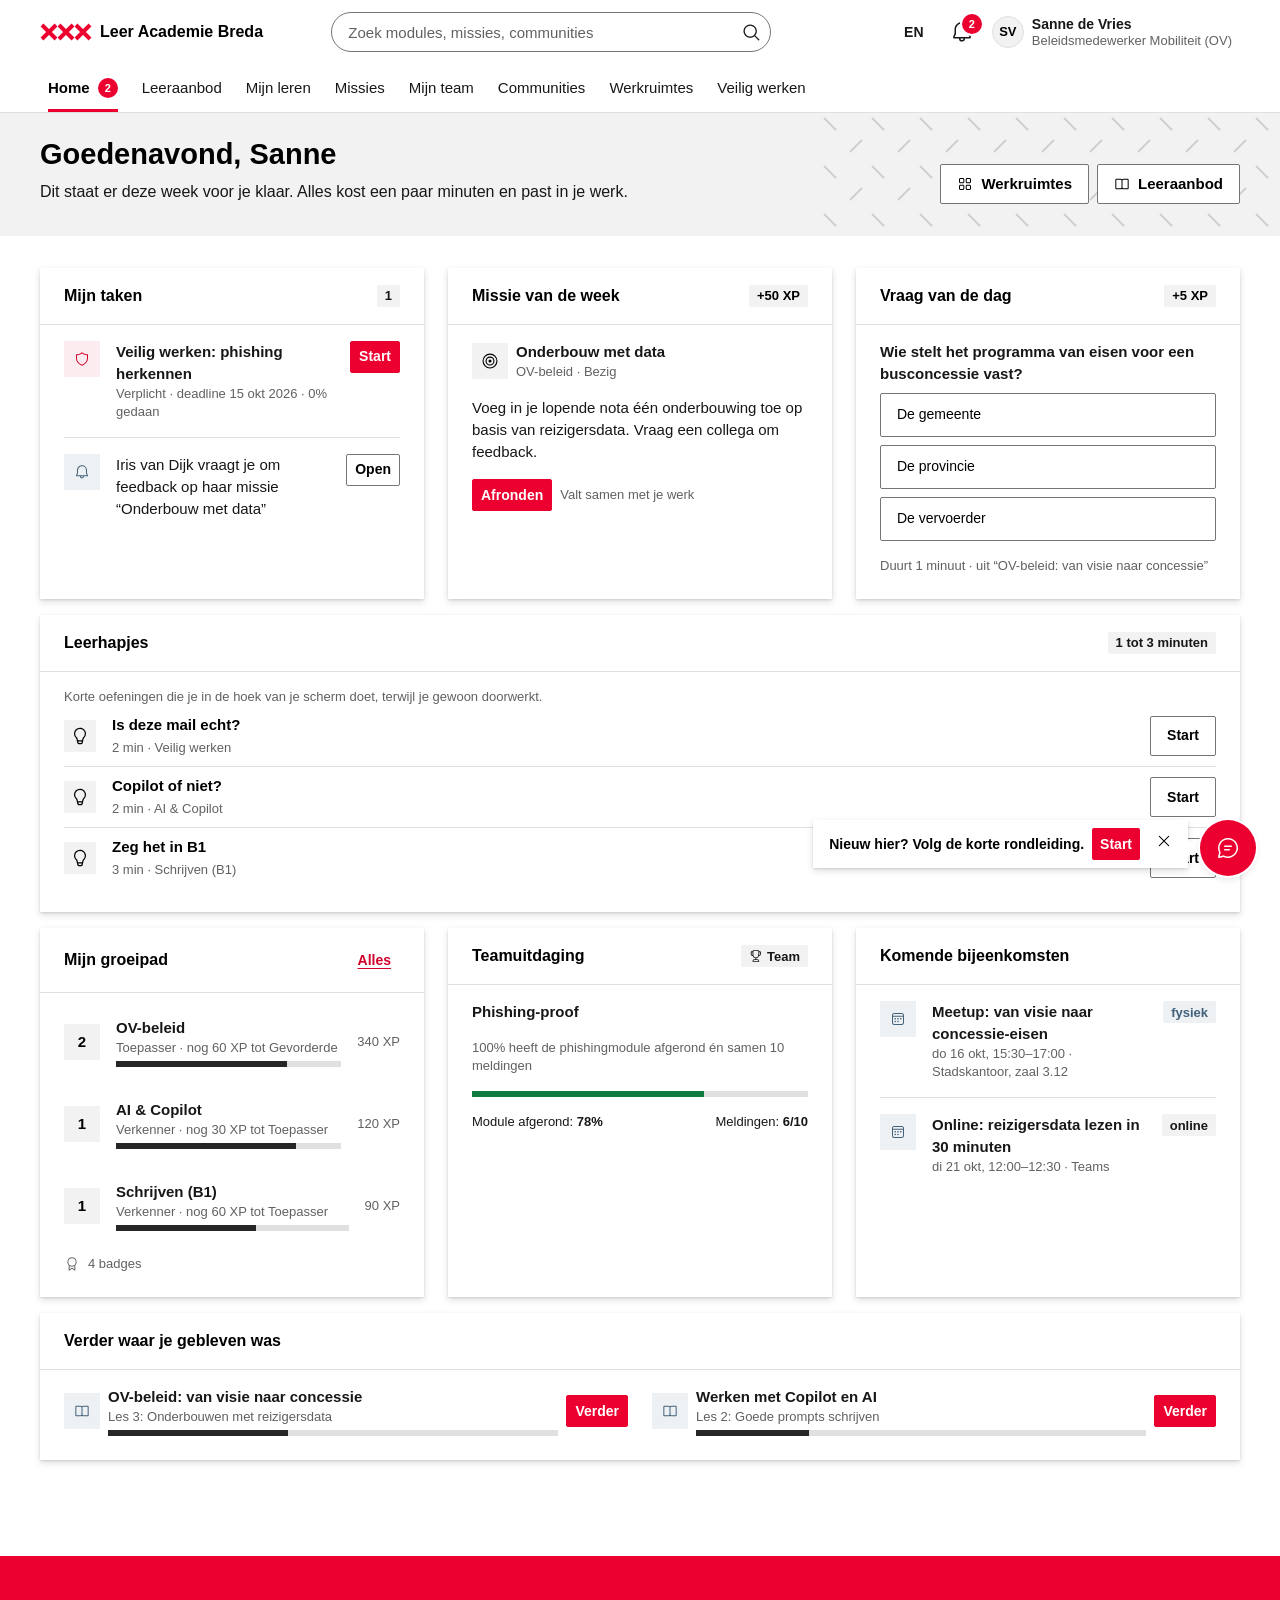
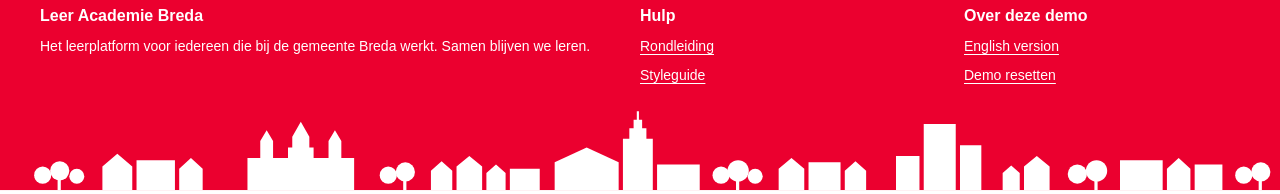
<file: index.html>
<!doctype html><html lang="nl"><head><meta name="description" content="Demo van de Leer Academie Breda: het digitale leerplatform voor medewerkers van de gemeente Breda."><meta charset=utf8><meta name="color-scheme" content="light dark"><meta name=viewport content="width=device-width,initial-scale=1,viewport-fit=cover"><style>:root{color-scheme:light;box-sizing:border-box;padding-top:env(safe-area-inset-top,0px);padding-bottom:env(safe-area-inset-bottom,0px)}html{scroll-padding-top:env(safe-area-inset-top,0px)}body{margin:0;padding:0;font:14px -apple-system,BlinkMacSystemFont,sans-serif;background:#faf9f5;color:#141413}img{max-width:100%}[hidden]:not([hidden=until-found i]){display:none!important}</style></head><body>
<title>Leer Academie Breda</title>
<link rel="stylesheet" href="tokens.css">
<link rel="stylesheet" href="app.css">
<link rel="stylesheet" href="leerhapje.css">
<script>try{const t=new URLSearchParams(location.search).get('theme')||localStorage.getItem('lab-theme');if(t==='light'||t==='dark')document.documentElement.dataset.theme=t}catch(e){}</script>

<div id="app"></div>
<div class="toasts" id="toasts" aria-live="polite"></div>
<script>
/* ============ DATA (fictief, voor demo) ============ */
const LEVELS=[{n:'Verkenner',x:0},{n:'Toepasser',x:150},{n:'Gevorderde',x:400},{n:'Kenner',x:800},{n:'Expert',x:1500}];
const DOMAINS={ov:'OV-beleid',data:'Data & onderbouwing',ai:'AI & Copilot',sec:'Veilig werken',sch:'Schrijven (B1)'};
const AVCOL={sanne:'#1D5E96',mark:'#2E7D4F',fatima:'#6B4FA0'};

const MODULES={
 ov:{id:'ov',title:'OV-beleid: van visie naar concessie',domain:'ov',cover:'cov-ov',dur:'45 min',required:false,blended:true,
  intro:'Hoe vertaal je een OV-visie naar concrete eisen en een heldere adviesnota? Vijf korte lessen met oefeningen, een rollenspel en twee missies.',
  lessons:[
   {t:'Wie doet wat in het OV?',body:`<p>In het stads- en streekvervoer werken drie partijen samen. De <b>provincie</b> is concessieverlener: zij besteedt het busvervoer aan en stelt het programma van eisen vast. De <b>vervoerder</b> voert de dienstregeling uit binnen de concessie. De <b>gemeente</b> gaat over de openbare ruimte: haltes, doorstroming, fietsenstallingen bij knooppunten en de ruimtelijke ontwikkeling die reizigers oplevert.</p>
<div class="callout">Als gemeente heb je dus geen formele zeggenschap over de dienstregeling, maar wel veel invloed: via je inbreng op het programma van eisen, via infrastructuur, en via bestuurlijk overleg.</div>
<p>Goede OV-beleidsmedewerkers kennen die rolverdeling precies, zodat ze hun advies richten aan de partij die er echt over gaat.</p>`,
    quiz:{q:'Wie stelt het programma van eisen voor een busconcessie vast?',o:['De gemeente','De provincie','De vervoerder'],c:1,e:'De provincie is concessieverlener en stelt het programma van eisen vast. De gemeente levert daarvoor inbreng.'}},
   {t:'Van OV-visie naar programma van eisen',body:`<p>Een OV-visie beschrijft wat je wilt bereiken, bijvoorbeeld: "Elke wijk binnen 10 minuten lopen van een halte met minstens een kwartierdienst." Een programma van eisen maakt dat meetbaar en afrekenbaar.</p>
<ul><li><b>Visie:</b> richting en ambitie, voor het bestuur.</li><li><b>Inbreng gemeente:</b> concrete wensen per corridor of wijk, met onderbouwing.</li><li><b>Programma van eisen:</b> meetbare eisen, zoals frequentie, bedieningstijden, toegankelijkheid en uitstoot.</li></ul>
<p>De kunst is om ambities zo te formuleren dat de provincie ze kan overnemen: specifiek, meetbaar en met een duidelijk belang voor reizigers.</p>`,
    quiz:{q:'Welke formulering is het beste bruikbaar als inbreng voor een programma van eisen?',o:['Het OV in Breda-Noord moet beter.','Lijn Breda-Noord: minimaal elke 15 minuten tussen 7.00 en 19.00 uur op werkdagen.','We willen een aantrekkelijk en duurzaam OV-netwerk.'],c:1,e:'Alleen de tweede is specifiek en meetbaar. De andere twee zijn ambities die thuishoren in een visie.'}},
   {t:'Onderbouwen met reizigersdata',body:`<p>Een wens weegt zwaarder als je hem onderbouwt. Kijk naar in- en uitstappers per halte, reistijden, en waar nieuwe woningen komen. Hieronder een fictief voorbeeld van een corridor.</p>
<table class="datatable num"><tr><th>Halte (fictief)</th><th>Instappers/dag</th><th>Groei '24–'26</th><th>Nieuwe woningen tot 2030</th></tr>
<tr><td>Station Noord</td><td>1.840</td><td>+12%</td><td>650</td></tr>
<tr><td>Wijkcentrum Haagse Beemden</td><td>920</td><td>+4%</td><td>120</td></tr>
<tr><td>Bedrijventerrein Hazeldonk</td><td>410</td><td>+21%</td><td>0</td></tr></table>
<p>Let op: groei in procenten zegt weinig zonder de absolute aantallen. En woningbouwplannen zijn een prognose, geen zekerheid. Benoem dat eerlijk in je nota.</p>`,
    quiz:{q:'Welke conclusie is het best onderbouwd door de tabel?',o:['Hazeldonk heeft de meeste reizigers.','Station Noord heeft veel reizigers én de meeste nieuwe woningen, dus daar is extra capaciteit het best te onderbouwen.','Haagse Beemden kan zonder busverbinding.'],c:1,e:'Station Noord combineert het hoogste aantal instappers met de grootste woningbouwopgave. Hazeldonk groeit hard, maar vanaf een laag niveau.'}},
   {t:'Belangen afwegen',body:`<p>OV-keuzes raken meerdere belangen tegelijk: <b>bereikbaarheid</b> (snelle, frequente lijnen), <b>inclusie</b> (ook ouderen en kleine kernen bereikbaar houden), <b>kosten</b> (exploitatie per reiziger) en <b>duurzaamheid</b>. Die belangen botsen vaak: een snelle, rechte lijn bedient minder straten.</p>
<div class="callout">Raadsleden vragen vaak: "Wie gaat erop achteruit?" Zorg dat je dat antwoord paraat hebt, met aantallen.</div>
<p>Oefen dit met de Copilot: kies <b>Oefen een gesprek</b> en laat je bevragen door een kritisch raadslid.</p>`,
    quiz:{q:'Een raadslid vraagt: "Wie gaat erop achteruit als we de lijn strekken?" Wat is het sterkste antwoord?',o:['Niemand, iedereen gaat erop vooruit.','Ongeveer 300 inwoners in twee straten krijgen een langere loopafstand (van 300 naar 550 meter); daar tegenover staat 6 minuten reistijdwinst voor 2.100 reizigers per dag.','Dat moet u aan de provincie vragen.'],c:1,e:'Een eerlijk antwoord met aantallen en de afweging maakt je advies geloofwaardig.'}},
   {t:'Een heldere adviesnota',body:`<p>Een goede adviesnota voor college en raad begint met de kern: wat wordt er gevraagd, wat is je advies en waarom. Schrijf in B1-taal, gebruik korte zinnen en zet cijfers in een tabel.</p>
<ul><li><b>Beslispunt</b> in één zin.</li><li><b>Aanleiding</b> in maximaal vijf regels.</li><li><b>Afweging</b> met de belangen uit les 4.</li><li><b>Wat betekent dit voor inwoners?</b> Concreet en eerlijk.</li></ul>
<p>Plak een alinea uit je eigen nota in de Copilot en kies <b>Check mijn tekst</b>.</p>`,
    quiz:{q:'Waar begint een goede adviesnota mee?',o:['Een uitgebreide beschrijving van de geschiedenis van het dossier','Het beslispunt en je advies','Een overzicht van alle betrokken partijen'],c:1,e:'Bestuurders lezen eerst de kern. Begin met wat er besloten moet worden en wat je adviseert.'}}
  ],
  prompts:['Leg dit simpel uit','Overhoor mij','Pas toe op mijn werk','Oefen een gesprek','Check mijn tekst','Wat past bij mij?'],
  roleplay:'een kritisch raadslid van een oppositiepartij die zich zorgen maakt over inwoners in kleine kernen'},
 ai:{id:'ai',title:'Werken met Copilot en AI',domain:'ai',cover:'cov-ai',dur:'30 min',required:false,blended:false,
  intro:'Verantwoord en slim AI gebruiken in beleidswerk: wat kan het, wat mag het, en hoe schrijf je goede prompts?',
  lessons:[
   {t:'Wat is generatieve AI, en wat niet?',body:`<p>Generatieve AI, zoals Copilot, voorspelt tekst op basis van patronen. Het is sterk in samenvatten, herschrijven, structureren en meedenken. Het is <b>geen</b> bron van waarheid: het kan feiten verzinnen die overtuigend klinken.</p><div class="callout">Vuistregel: gebruik AI als sparringpartner, niet als bron. Controleer cijfers, wetten en citaten altijd zelf.</div>`,
    quiz:{q:'Copilot noemt een wetsartikel dat je niet kent. Wat doe je?',o:['Overnemen, want AI is meestal correct','Het artikel zelf opzoeken en controleren','Copilot vragen of het zeker is'],c:1,e:'AI kan bronnen verzinnen. Controleer altijd zelf in de officiële bron, bijvoorbeeld wetten.overheid.nl.'}},
   {t:'Goede prompts schrijven',body:`<p>Een goede prompt heeft vier onderdelen: <b>rol</b> (wie moet de AI zijn), <b>taak</b> (wat moet er gebeuren), <b>context</b> (achtergrond, doelgroep) en <b>vorm</b> (lengte, opbouw).</p><p>Voorbeeld: "Je bent een ervaren beleidsadviseur. Vat deze notitie samen voor een wethouder in vijf bullets, in B1-taal."</p>`,
    quiz:{q:'Welk onderdeel ontbreekt in de prompt "Vat deze tekst samen"?',o:['Alleen de rol','Rol, context en vorm','Niets, dit is compleet'],c:1,e:'De taak staat erin, maar rol, context (voor wie?) en vorm (hoe lang, welke opbouw?) ontbreken.'}},
   {t:'Wat mag wel en niet?',body:`<p>Gebruik alleen de AI-tools die de gemeente heeft goedgekeurd. Plak nooit persoonsgegevens (namen, BSN, adressen van inwoners) of vertrouwelijke stukken in een AI-tool die daarvoor niet is ingericht. Vermeld het als AI een wezenlijke bijdrage leverde aan een stuk.</p>`,
    quiz:{q:'Mag je een klachtbrief met naam en adres van een inwoner in een publieke AI-chatbot plakken?',o:['Ja, als je de brief daarna verwijdert','Nee, dat zijn persoonsgegevens','Ja, als het voor je werk is'],c:1,e:'Persoonsgegevens horen niet in AI-tools die daar niet voor zijn goedgekeurd. Anonimiseer eerst of gebruik de goedgekeurde omgeving.'}},
   {t:'AI als sparringpartner',body:`<p>Laat AI tegenargumenten zoeken, je tekst kritisch lezen of een lastige vraag van een raadslid simuleren. Jij blijft verantwoordelijk voor het oordeel.</p><p>Probeer het: vraag de Copilot om drie tegenargumenten op een voorstel waar je nu aan werkt.</p>`,
    quiz:{q:'Wie is verantwoordelijk voor een advies dat met hulp van AI is geschreven?',o:['De AI-leverancier','Jij als opsteller','Niemand'],c:1,e:'De opsteller blijft verantwoordelijk voor inhoud en afweging.'}}
  ],
  prompts:['Leg dit simpel uit','Overhoor mij','Pas toe op mijn werk','Check mijn tekst','Wat past bij mij?'],
  roleplay:'een collega die twijfelt of AI wel mag worden gebruikt'},
 sec:{id:'sec',title:'Veilig werken: phishing herkennen',domain:'sec',cover:'cov-sec',dur:'20 min',required:true,deadline:'15 okt 2026',blended:false,
  intro:'Verplichte module. Leer phishing herkennen, weet wat je doet als je twijfelt, en meld verdachte mails.',
  lessons:[
   {t:'Waarom phishing werkt',body:`<p>Phishing speelt in op haast, nieuwsgierigheid en gezag. Een mail die zegt dat je pakket niet bezorgd kan worden of dat je wachtwoord vandaag verloopt, zet je onder druk. Juist bij hoge werkdruk klikken we sneller.</p>`,
    quiz:{q:'Waarom werkt phishing vaak juist bij drukke medewerkers?',o:['Drukke mensen lezen minder mail','Onder tijdsdruk controleren we minder goed','Phishing wordt alleen op drukke dagen verstuurd'],c:1,e:'Tijdsdruk maakt dat we sneller en minder kritisch handelen.'}},
   {t:'Zes herkenningspunten',body:`<ul><li><b>Afzender:</b> klopt het domein precies? (bijv. breda-servicedesk.net in plaats van breda.nl)</li><li><b>Urgentie:</b> "binnen 24 uur", "laatste waarschuwing".</li><li><b>Link:</b> ga er met je muis over zonder te klikken. Waar leidt hij echt heen?</li><li><b>Aanhef:</b> "Beste gebruiker" in plaats van je naam.</li><li><b>Vraag:</b> om inloggegevens, betaling of een bijlage te openen.</li><li><b>Taal en stijl:</b> net iets anders dan normaal.</li></ul>`,
    quiz:{q:'Welke afzender is het meest verdacht?',o:['servicedesk@breda.nl','servicedesk@breda-servicedesk.net','m.janssen@breda.nl'],c:1,e:'Het domein breda-servicedesk.net lijkt op de gemeente, maar is het niet.'}},
   {t:'Twijfel je, of heb je geklikt?',body:`<p>Twijfel je: klik niet, maar meld de mail met de knop <b>Meld phishing</b>. Heb je al geklikt of iets ingevuld? Meld het direct bij de servicedesk. Dat is geen schande: hoe sneller je meldt, hoe kleiner de schade.</p>`,
    quiz:{q:'Je hebt per ongeluk je wachtwoord ingevuld op een verdachte pagina. Wat doe je eerst?',o:['Niets zeggen en hopen dat het goed gaat','Direct melden bij de servicedesk en je wachtwoord wijzigen','Morgen even navragen'],c:1,e:'Snel melden beperkt de schade. Niemand krijgt hier een verwijt voor.'}},
   {t:'Melden is goed',body:`<p>Elke melding helpt collega's: Informatiebeveiliging kan de mail dan bij iedereen blokkeren. Oefen met de demo-inbox onder <b>Veilig werken</b>. Voor elke terechte melding krijg je XP.</p>`,
    quiz:{q:'Wat gebeurt er met een gemelde phishingmail?',o:['Niets','Informatiebeveiliging kan hem voor iedereen blokkeren','Je krijgt een waarschuwing'],c:1,e:'Eén melding kan honderden collega\'s beschermen.'}}
  ],
  prompts:['Leg dit simpel uit','Overhoor mij','Is dit phishing?','Wat past bij mij?'],
  roleplay:'een oplichter die zich voordoet als de IT-servicedesk; na afloop leg je uit welke signalen de medewerker had kunnen zien'},
 sch:{id:'sch',title:'Helder schrijven voor de raad (B1)',domain:'sch',cover:'cov-sch',dur:'25 min',required:false,blended:true,intro:'Korte zinnen, actieve vorm, kern eerst. Met herschrijfoefeningen.',lessons:[],prompts:[],stub:true},
 data:{id:'data',title:'Beleid onderbouwen met data',domain:'data',cover:'cov-data',dur:'35 min',required:false,blended:true,intro:'Van cijfers naar een eerlijke conclusie, zonder te overdrijven.',lessons:[],prompts:[],stub:true}
};

const MISSIONS=[
 {id:'M-01',t:'Onderbouw met data',d:'ov',xp:50,task:'Voeg in je lopende nota één onderbouwing toe op basis van reizigersdata. Vraag een collega om feedback.',why:'Onderbouwde inbreng weegt zwaarder bij de provincie en de raad.'},
 {id:'M-02',t:'Helder voor de raad',d:'sch',xp:50,task:'Herschrijf de samenvatting van een nota in B1-taal, met hulp van de Copilot.',why:'Raadsleden lezen eerst de samenvatting.'},
 {id:'M-03',t:'Copilot als sparringpartner',d:'ai',xp:50,task:'Laat de Copilot drie tegenargumenten op je voorstel zoeken. Beoordeel ze zelf en verwerk er één.',why:'Je voorstel wordt sterker als je tegenargumenten al hebt beantwoord.'},
 {id:'M-04',t:'Meld het!',d:'sec',xp:50,task:'Meld deze maand één verdachte mail via de knop Meld phishing.',why:'Eén melding kan het hele team beschermen.'},
 {id:'M-05',t:'Leer van de fout',d:'ov',xp:50,task:'Deel in de leerminuut één ding dat misging en wat je ervan leerde.',why:'Teams die fouten bespreken, leren sneller.'}
];

const BADGES=[
 {id:'first',n:'Eerste missie',c:'Eerste missie afgerond'},
 {id:'spar',n:'Sparringpartner',c:'5× feedback gegeven'},
 {id:'phish',n:'Phishing-speurder',c:'3 verdachte mails gemeld',goal:3},
 {id:'share',n:'Kennisdeler',c:'3 beste antwoorden'},
 {id:'streak',n:'Doorzetter',c:'4 weken herhaalvraag'},
 {id:'team',n:'Teamspeler',c:'Teamuitdaging gehaald'}
];

const TEAM=[
 {id:'sanne',n:'Sanne de Vries',f:'Beleidsmedewerker OV',sec:false,m:2},
 {id:'iris',n:'Iris van Dijk',f:'Beleidsmedewerker OV',sec:true,m:3},
 {id:'ruben',n:'Ruben Koster',f:'Beleidsmedewerker fiets',sec:true,m:1},
 {id:'eva',n:'Eva Smits',f:'Beleidsmedewerker fiets',sec:true,m:2},
 {id:'lotte',n:'Lotte Verbeek',f:'Beleidsmedewerker parkeren',sec:true,m:1},
 {id:'kees',n:'Kees Willems',f:'Beleidsmedewerker parkeren',sec:true,m:0},
 {id:'ahmed',n:'Ahmed Benali',f:'Beleidsmedewerker verkeersveiligheid',sec:true,m:2},
 {id:'noor',n:'Noor Bakker',f:'Data-analist mobiliteit',sec:true,m:3},
 {id:'tom',n:'Tom Hendriks',f:'Projectleider',sec:false,m:0}
];

const COMMUNITIES=[
 {id:'ov',n:'Mobiliteit & OV',d:'Voor iedereen die werkt aan bereikbaarheid, OV, fiets en parkeren.',leden:64,mod:'Fatima El Amrani'},
 {id:'data',n:'Data & onderbouwing',d:'Cijfers vinden, duiden en eerlijk presenteren.',leden:88,mod:'Fatima El Amrani'},
 {id:'ai',n:'AI & Copilot in beleid',d:'Ervaringen, prompts en afspraken over verantwoord AI-gebruik.',leden:142,mod:'Fatima El Amrani'},
 {id:'b1',n:'Helder schrijven (B1)',d:'Heldere brieven, nota\'s en webteksten.',leden:97,mod:'Fatima El Amrani'},
 {id:'sec',n:'Veilig werken',d:'Phishing, wachtwoorden en veilig omgaan met informatie.',leden:51,mod:'Fatima El Amrani'},
 {id:'fout',n:'Leren van fouten',d:'Wat ging mis en wat leerden we ervan? Zonder schuld.',leden:39,mod:'Fatima El Amrani'}
];

const CAMPAIGN_TEMPLATES={
 pakket:{n:'Pakketbezorging',from:'PakketSnel Bezorgservice',addr:'noreply@pakketsnel-bezorging.info',subj:'Uw pakket kon niet worden bezorgd – actie vereist',
  body:`<p>Beste klant,</p><p>Wij hebben vandaag geprobeerd uw pakket te bezorgen, maar er ontbreken <b>€ 1,95 verzendkosten</b>. Betaal binnen 24 uur, anders wordt uw pakket teruggestuurd.</p>`,
  cta:'Betaal nu en plan bezorging',signs:['De afzender (pakketsnel-bezorging.info) is geen bekend bedrijf en je verwacht geen pakket op je werkadres.','Er staat tijdsdruk in: "binnen 24 uur".','De aanhef is algemeen: "Beste klant".','Er wordt om een betaling gevraagd via een link.']},
 wachtwoord:{n:'Wachtwoord verloopt',from:'Servicedesk Gemeente Breda',addr:'servicedesk@breda-servicedesk.net',subj:'Uw wachtwoord verloopt vandaag',
  body:`<p>Beste gebruiker,</p><p>Uw wachtwoord verloopt <b>vandaag om 17:00 uur</b>. Bevestig uw huidige wachtwoord om toegang tot uw mailbox te behouden.</p>`,
  cta:'Wachtwoord behouden',signs:['Het domein breda-servicedesk.net is niet breda.nl.','Er staat tijdsdruk in: "vandaag om 17:00 uur".','De aanhef is "Beste gebruiker" in plaats van je naam.','De servicedesk vraagt nooit om je huidige wachtwoord.']}
};

function initialState(){
 return {
  user:'sanne', view:'home', params:{}, theme:null, calm:false,
  users:{
   sanne:{id:'sanne',n:'Sanne de Vries',f:'Beleidsmedewerker Mobiliteit (OV)',role:'medewerker',team:'Mobiliteit & Bereikbaarheid',ini:'SV',
     xp:{ov:340,data:60,ai:120,sec:40,sch:90},badges:['first','spar','share','streak'],phishReports:0,
     progress:{ov:{done:[0,1],cur:2},ai:{done:[0],cur:1},sec:{done:[],cur:0}},
     missions:{'M-01':'lopend','M-02':'beschikbaar','M-03':'beschikbaar','M-04':'beschikbaar','M-05':'afgerond'},
     share:true, xplog:[{t:'Missie “Leer van de fout” afgerond',x:50,d:'ov',when:'vorige week'},{t:'Beste antwoord in Mobiliteit & OV',x:30,d:'ov',when:'2 weken geleden'},{t:'Les “Van OV-visie naar programma van eisen”',x:10,d:'ov',when:'2 weken geleden'}],
     signals:[{id:1,type:'taak',t:'Verplichte module “Veilig werken: phishing herkennen” – deadline 15 okt',go:['module','sec'],read:false},
              {id:2,type:'signaal',t:'Iris van Dijk vraagt je om feedback op haar missie “Onderbouw met data”',go:['team','feed'],read:false},
              {id:3,type:'signaal',t:'Nieuw antwoord op je vraag in Mobiliteit & OV',go:['community','ov'],read:true}],
     inbox:[{id:'i1',from:'Mark Janssen',addr:'m.janssen@breda.nl',subj:'Planning raadsvoorstel OV-visie',time:'09:12',read:true,
             body:'<p>Hoi Sanne,</p><p>Kun je vrijdag de eerste versie van de samenvatting delen? Dan kijken we maandag samen naar de afweging voor de kleine kernen.</p><p>Groet, Mark</p>'},
            {id:'i2',from:'Noor Bakker',addr:'n.bakker@breda.nl',subj:'Reizigerscijfers corridor Noord',time:'gisteren',read:false,
             body:'<p>Hoi Sanne,</p><p>In de bijlage (in de echte versie) de instapcijfers per halte van 2024–2026. Laat maar weten als je een uitsplitsing per dagdeel wilt.</p><p>Noor</p>'}]},
   mark:{id:'mark',n:'Mark Janssen',f:'Teammanager Mobiliteit & Bereikbaarheid',role:'manager',team:'Mobiliteit & Bereikbaarheid',ini:'MJ',
     xp:{ov:520,data:210,ai:160,sec:180,sch:140},badges:['first','team'],phishReports:1,progress:{sec:{done:[0,1,2,3],cur:3}},missions:{'M-01':'beschikbaar','M-02':'beschikbaar','M-03':'afgerond','M-04':'afgerond','M-05':'beschikbaar'},share:true,xplog:[],
     signals:[{id:1,type:'signaal',t:'Leerminuut staat gepland: werkoverleg donderdag 10:00',go:['team','leerminuut'],read:false},
              {id:2,type:'signaal',t:'2 teamleden hebben de verplichte phishingmodule nog niet afgerond',go:['team','beheer'],read:false}],
     inbox:[{id:'i1',from:'Fatima El Amrani',addr:'f.elamrani@breda.nl',subj:'Phishingcampagne Q4',time:'maandag',read:true,body:'<p>Hoi Mark,</p><p>In oktober plannen we een oefencampagne voor jouw team. Je ontvangt alleen geanonimiseerde teamresultaten.</p><p>Fatima</p>'}]},
   fatima:{id:'fatima',n:'Fatima El Amrani',f:'Adviseur Leren & Ontwikkelen',role:'lo',team:'HR – Leer Academie Breda',ini:'FA',
     xp:{ov:60,data:300,ai:640,sec:420,sch:510},badges:['first','spar','share'],phishReports:2,progress:{},missions:{},share:true,xplog:[],
     signals:[{id:1,type:'signaal',t:'Copilot-feedback: 3 antwoorden gemarkeerd als “niet nuttig” in module OV-beleid',go:['beheer','content'],read:false}],
     inbox:[]}
  },
  team:{goal:{t:'Q4: iedereen één OV- of data-missie',done:5,of:9},challenge:{t:'Phishing-proof',d:'100% heeft de phishingmodule afgerond én samen 10 meldingen',pctMod:78,reports:6,goal:10},
   minutes:{next:'donderdag 10:00',items:[{when:'vorige week',q:['Het datavoorstel voor corridor Noord werd goed ontvangen.','Wij leren: cijfers eerst laten checken door Noor voorkomt discussie.','Voortaan: elke nota met cijfers gaat langs een collega.']}]},
   feed:[{who:'iris',t:'Missie “Onderbouw met data” afgerond. Wie wil feedback geven op mijn tabel met instappers?',when:'2 uur geleden',likes:2,kind:'missie'},
         {who:'noor',t:'Tip: de nieuwe dataset reizigers per halte staat in de kennisbank van Data & onderbouwing.',when:'gisteren',likes:5,kind:'tip'},
         {who:'mark',t:'Leerminuut vorige week: cijfers eerst laten checken door een collega. Dank voor de open bespreking!',when:'vorige week',likes:7,kind:'leerminuut'}]},
  recommendations:[],
  campaigns:[{id:'c0',tpl:'wachtwoord',target:'Team Burgerzaken',status:'afgerond',when:'september',res:{sent:24,open:17,click:3,report:11}},
             {id:'c1',tpl:'pakket',target:'Team Mobiliteit & Bereikbaarheid',status:'gepland',when:'8 okt 2026 09:30',res:null}],
  community:{
   ov:{qs:[{id:'q1',who:'Sanne de Vries',t:'Welke eisen over toegankelijkheid van haltes nemen andere gemeenten op in hun inbreng voor de concessie?',tags:['concessie','toegankelijkheid'],votes:4,when:'3 dagen geleden',ans:[{who:'Iris van Dijk',t:'Wij verwijzen naar de CROW-richtlijnen voor haltes en vragen minimaal 90% toegankelijke haltes op de hoofdlijnen.',best:true,expert:true},{who:'Ruben Koster',t:'Vergeet de fietsenstalling bij knooppunten niet, dat hoort er vaak bij.',best:false}]},
               {id:'q2',who:'Ahmed Benali',t:'Hoe tel je verkeersveiligheid mee in een afweging over een gestrekte buslijn?',tags:['afweging'],votes:2,when:'1 week geleden',ans:[]}],
       kb:[{t:'Template inbreng programma van eisen (concept)',k:'template'},{t:'Lessons learned: vorige concessie-inbreng',k:'lessons learned'},{t:'Dataset instappers per halte 2024–2026 (fictief)',k:'data'}],
       events:[{t:'Meetup: van visie naar concessie-eisen',when:'do 16 okt, 15:30–17:00',where:'Stadskantoor, zaal 3.12',type:'fysiek',going:12},{t:'Online: reizigersdata lezen in 30 minuten',when:'di 21 okt, 12:00–12:30',where:'Teams',type:'online',going:23}]}
  },
  copilot:{}, quizAns:{}, lure:null, inboxSel:null, pop:null, modal:null, msgSeq:1
 };
}
</script>
<script>
/* ============ STATE ============ */
const LS_KEY='lab-demo-v1';
let S;
try{ const raw=localStorage.getItem(LS_KEY); S=raw?JSON.parse(raw):null; }catch(e){ S=null; }
if(!S||!S.users) S=initialState();
S.pop=null; S.modal=null;
Object.values(S.copilot||{}).forEach(c=>{c.busy=false});
function save(){ try{ const c=JSON.parse(JSON.stringify(S)); localStorage.setItem(LS_KEY,JSON.stringify(c)); }catch(e){} }
const U=()=>S.users[S.user];

let SAMPLE; // undefined = laden, null = niet beschikbaar
if(window.claude && typeof window.claude.use==='function'){
  window.claude.use('sample').then(s=>{SAMPLE=s||null; if(S.view==='module') render();}).catch(()=>{SAMPLE=null; if(S.view==='module') render();});
} else { SAMPLE=null; }

/* ============ HELPERS ============ */
const esc=s=>String(s??'').replace(/[&<>"']/g,c=>({'&':'&amp;','<':'&lt;','>':'&gt;','"':'&quot;',"'":'&#39;'}[c]));
function lvl(x){ let i=0; LEVELS.forEach((l,k)=>{ if(x>=l.x) i=k; }); const next=LEVELS[i+1]; const pct=next?Math.round((x-LEVELS[i].x)/(next.x-LEVELS[i].x)*100):100; return {i,name:LEVELS[i].n,next,pct}; }
const totalXP=u=>Object.values(u.xp).reduce((a,b)=>a+b,0);
function av(id,name,size){ const ini=(name||'?').split(' ').filter(w=>w[0]===w[0].toUpperCase()).map(w=>w[0]).slice(0,2).join(''); return `<span class="avatar"${size?` style="width:${size}px;height:${size}px;font-size:${Math.round(size/2.6)}px"`:''} aria-hidden="true">${esc(ini)}</span>`; }
const teamName=id=>(TEAM.find(t=>t.id===id)||{}).n||S.users[id]?.n||id;
function icon(n,s=18){ const p={
 bell:'<path d="M12 2a7.5 7.5 0 0 1 7.5 7.25v4.35l1.38 3.15a1.25 1.25 0 0 1-1.15 1.75H15a3 3 0 0 1-6 .18v-.18H4.27a1.25 1.25 0 0 1-1.14-1.75L4.5 13.6V9.5C4.5 5.35 7.85 2 12 2m1.5 16.5h-3a1.5 1.5 0 0 0 3 .15zM12 3.5c-3.32 0-6 2.67-6 6v4.4L4.66 17h14.7L18 13.9V9.29a6 6 0 0 0-6-5.78"/>',
 book:'<path d="M12 19.14c-.5.53-1.21.86-2 .86H3.75C2.78 20 2 19.22 2 18.25V5.75C2 4.78 2.78 4 3.75 4H10c.79 0 1.5.33 2 .86.5-.53 1.21-.86 2-.86h6.25c.97 0 1.75.78 1.75 1.75v12.5c0 .97-.78 1.75-1.75 1.75H14c-.79 0-1.5-.33-2-.86M3.5 5.75v12.5c0 .14.11.25.25.25H10c.69 0 1.25-.56 1.25-1.25V6.75c0-.69-.56-1.25-1.25-1.25H3.75a.25.25 0 0 0-.25.25m9.25 11.5c0 .69.56 1.25 1.25 1.25h6.25q.23-.02.25-.25V5.75a.25.25 0 0 0-.25-.25H14c-.69 0-1.25.56-1.25 1.25z"/>',
 cal:'<path d="M17.75 3C19.55 3 21 4.46 21 6.25v11.5c0 1.8-1.46 3.25-3.25 3.25H6.25A3.25 3.25 0 0 1 3 17.75V6.25C3 4.45 4.46 3 6.25 3zm1.75 5.5h-15v9.25c0 .97.78 1.75 1.75 1.75h11.5c.97 0 1.75-.78 1.75-1.75zm-11.75 6a1.25 1.25 0 1 1 0 2.5 1.25 1.25 0 0 1 0-2.5m4.25 0a1.25 1.25 0 1 1 0 2.5 1.25 1.25 0 0 1 0-2.5m-4.25-4a1.25 1.25 0 1 1 0 2.5 1.25 1.25 0 0 1 0-2.5m4.25 0a1.25 1.25 0 1 1 0 2.5 1.25 1.25 0 0 1 0-2.5m4.25 0a1.25 1.25 0 1 1 0 2.5 1.25 1.25 0 0 1 0-2.5m1.5-6H6.25c-.97 0-1.75.78-1.75 1.75V7h15v-.75c0-.97-.78-1.75-1.75-1.75"/>',
 chart:'<path d="M5.75 3C6.99 3 8 4 8 5.25v13.5a2.25 2.25 0 1 1-4.5 0V5.25C3.5 4 4.5 3 5.75 3m6.5 4c1.24 0 2.25 1 2.25 2.25v9.5a2.25 2.25 0 1 1-4.5 0v-9.5C10 8 11 7 12.25 7m6.5 4c1.24 0 2.25 1 2.25 2.25v5.5a2.25 2.25 0 1 1-4.5 0v-5.5c0-1.24 1-2.25 2.25-2.25m-13-6.5a.75.75 0 0 0-.75.75v13.5a.75.75 0 0 0 1.5 0V5.25a.75.75 0 0 0-.75-.75m6.5 4a.75.75 0 0 0-.75.75v9.5a.75.75 0 0 0 1.5 0v-9.5a.75.75 0 0 0-.75-.75m6.5 4a.75.75 0 0 0-.75.75v5.5a.75.75 0 0 0 1.5 0v-5.5a.75.75 0 0 0-.75-.75"/>',
 chat:'<path d="M12 2a10 10 0 1 1-4.59 18.89L3.6 21.96a1.25 1.25 0 0 1-1.54-1.54l1.06-3.83A10 10 0 0 1 12 2m0 1.5a8.5 8.5 0 0 0-7.43 12.64l.15.27-1.1 3.98 3.98-1.11.27.15A8.5 8.5 0 1 0 12 3.5M8.75 13h4.5a.75.75 0 0 1 .1 1.5h-4.6a.75.75 0 0 1-.1-1.5zh4.5zm0-3.5h6.5a.75.75 0 0 1 .1 1.5h-6.6a.75.75 0 0 1-.1-1.5zh6.5z"/>',
 check:'<path d="M4.53 12.97a.75.75 0 0 0-1.06 1.06l4.5 4.5c.3.3.77.3 1.06 0l11-11a.75.75 0 0 0-1.06-1.06L8.5 16.94z"/>',
 cog:'<path d="M12.01 2.25q1.11.01 2.18.25c.32.07.55.33.59.65l.17 1.53a1.38 1.38 0 0 0 1.92 1.11l1.4-.61c.3-.13.64-.06.85.17a10 10 0 0 1 2.2 3.8c.1.3 0 .63-.26.82l-1.25.92a1.38 1.38 0 0 0 0 2.22l1.25.92c.26.19.36.52.27.82a10 10 0 0 1-2.2 3.8.75.75 0 0 1-.85.17l-1.4-.62a1.38 1.38 0 0 0-1.93 1.12l-.17 1.52a.75.75 0 0 1-.58.65 9.5 9.5 0 0 1-4.4 0 .75.75 0 0 1-.57-.65l-.17-1.52a1.38 1.38 0 0 0-1.93-1.11l-1.4.62a.75.75 0 0 1-.85-.18 10 10 0 0 1-2.2-3.8c-.1-.3 0-.63.26-.82l1.25-.92a1.38 1.38 0 0 0 0-2.22l-1.24-.92a.75.75 0 0 1-.28-.82 10 10 0 0 1 2.2-3.8c.23-.23.57-.3.86-.17l1.4.62c.4.17.86.15 1.25-.08.38-.22.63-.6.68-1.04l.17-1.53a.75.75 0 0 1 .58-.65q1.08-.24 2.2-.25m0 1.5q-.67 0-1.35.12l-.11.97a2.9 2.9 0 0 1-4.03 2.33l-.9-.4A8 8 0 0 0 4.29 9.1l.8.59a2.88 2.88 0 0 1 0 4.64l-.8.59a8 8 0 0 0 1.35 2.32l.9-.4a2.88 2.88 0 0 1 4.02 2.32l.1.99q1.35.22 2.7 0l.1-.99a2.88 2.88 0 0 1 4.02-2.32l.9.4a8 8 0 0 0 1.35-2.32l-.8-.59a2.88 2.88 0 0 1 0-4.64l.8-.59a8 8 0 0 0-1.35-2.32l-.9.4q-.55.24-1.15.24c-1.47 0-2.7-1.1-2.86-2.57l-.11-.97q-.68-.11-1.34-.12M12 8.25a3.75 3.75 0 1 1 0 7.5 3.75 3.75 0 0 1 0-7.5m0 1.5a2.25 2.25 0 1 0 0 4.5 2.25 2.25 0 0 0 0-4.5"/>',
 dismiss:'<path d="m4.4 4.55.07-.08a.75.75 0 0 1 .98-.07l.08.07L12 10.94l6.47-6.47a.75.75 0 1 1 1.06 1.06L13.06 12l6.47 6.47c.27.27.3.68.07.98l-.07.08a.75.75 0 0 1-.98.07l-.08-.07L12 13.06l-6.47 6.47a.75.75 0 0 1-1.06-1.06L10.94 12 4.47 5.53a.75.75 0 0 1-.07-.98l.07-.08z"/>',
 flag:'<path d="M3 3.75c0-.42.34-.75.75-.75h16.5c.62 0 .98.7.6 1.2L16.7 9.75l4.16 5.55c.38.5.02 1.2-.6 1.2H4.5v4.75c0 .38-.28.7-.65.74l-.1.01a.75.75 0 0 1-.74-.65l-.01-.1zm15.75.75H4.5V15h14.25l-3.6-4.8a.75.75 0 0 1 0-.9z"/>',
 grid:'<path d="M8.75 13C9.99 13 11 14 11 15.25v3.5C11 19.99 10 21 8.75 21h-3.5C4.01 21 3 20 3 18.75v-3.5C3 14.01 4 13 5.25 13zm10 0c1.24 0 2.25 1 2.25 2.25v3.5c0 1.24-1 2.25-2.25 2.25h-3.5C14.01 21 13 20 13 18.75v-3.5c0-1.24 1-2.25 2.25-2.25zm-10 1.5h-3.5a.75.75 0 0 0-.75.75v3.5c0 .41.34.75.75.75h3.5c.41 0 .75-.34.75-.75v-3.5a.75.75 0 0 0-.75-.75m10 0h-3.5a.75.75 0 0 0-.75.75v3.5c0 .41.34.75.75.75h3.5c.41 0 .75-.34.75-.75v-3.5a.75.75 0 0 0-.75-.75M8.75 3C9.99 3 11 4 11 5.25v3.5C11 9.99 10 11 8.75 11h-3.5C4.01 11 3 10 3 8.75v-3.5C3 4.01 4 3 5.25 3zm10 0C19.99 3 21 4 21 5.25v3.5C21 9.99 20 11 18.75 11h-3.5C14.01 11 13 10 13 8.75v-3.5C13 4.01 14 3 15.25 3zm-10 1.5h-3.5a.75.75 0 0 0-.75.75v3.5c0 .41.34.75.75.75h3.5c.41 0 .75-.34.75-.75v-3.5a.75.75 0 0 0-.75-.75m10 0h-3.5a.75.75 0 0 0-.75.75v3.5c0 .41.34.75.75.75h3.5c.41 0 .75-.34.75-.75v-3.5a.75.75 0 0 0-.75-.75"/>',
 grow:'<path d="M16.75 2h4.55l.1.01.1.03.06.03q.13.04.22.15l.04.04.04.06.06.09.04.09.02.06.01.07.01.1v4.52a.75.75 0 0 1-1.5.1v-2.8L14.06 11a.75.75 0 0 1-.98.07L13 11 9.97 8.09l-5.69 5.69a.75.75 0 0 1-1.13-.98l.07-.08L9.44 6.5a.75.75 0 0 1 .98-.07l.08.07 3.03 2.9 5.9-5.9h-2.68a.75.75 0 0 1-.74-.65l-.01-.1c0-.38.28-.7.65-.74zm-13 15c.41 0 .75.34.75.75v3.5a.75.75 0 0 1-1.5 0v-3.5c0-.41.34-.75.75-.75m5.75-3.25a.75.75 0 0 0-1.5 0v7.5a.75.75 0 0 0 1.5 0zM13.75 15c.41 0 .75.34.75.75v5.5a.75.75 0 0 1-1.5 0v-5.5c0-.41.34-.75.75-.75m5.75-4.25a.75.75 0 0 0-1.5 0v10.5a.75.75 0 0 0 1.5 0z"/>',
 heart:'<path d="M12.82 5.58 12 6.4l-.82-.82a5.37 5.37 0 1 0-7.6 7.6l7.89 7.9c.3.29.77.29 1.06 0l7.9-7.9a5.38 5.38 0 1 0-7.61-7.6m6.55 6.54L12 19.48l-7.36-7.36a3.87 3.87 0 1 1 5.48-5.48L11.47 8c.3.3.79.29 1.08-.02l1.33-1.34a3.88 3.88 0 0 1 5.49 5.48"/>',
 help:'<path d="M12 2a10 10 0 1 1 0 20 10 10 0 0 1 0-20m0 1.67a8.34 8.34 0 0 0 0 16.66 8.34 8.34 0 0 0 0-16.66m0 11.83a1 1 0 1 1 0 2 1 1 0 0 1 0-2m0-8.75a2.75 2.75 0 0 1 2.75 2.75c0 1.01-.3 1.57-1.05 2.36l-.17.17c-.62.62-.78.89-.78 1.47a.75.75 0 0 1-1.5 0c0-1.01.3-1.57 1.05-2.36l.17-.17c.62-.62.78-.89.78-1.47a1.25 1.25 0 0 0-2.5-.13v.13a.75.75 0 0 1-1.5 0A2.75 2.75 0 0 1 12 6.75"/>',
 home:'<path d="M10.55 2.53c.84-.7 2.06-.7 2.9 0l6.75 5.7c.5.42.8 1.05.8 1.71v9.31c0 .97-.78 1.75-1.75 1.75h-3.5c-.97 0-1.75-.78-1.75-1.75v-5a.25.25 0 0 0-.25-.25h-3.5a.25.25 0 0 0-.25.25v5c0 .97-.78 1.75-1.75 1.75h-3.5C3.78 21 3 20.22 3 19.25v-9.3c0-.67.3-1.3.8-1.73zm1.93 1.15a.75.75 0 0 0-.96 0l-6.75 5.7a.8.8 0 0 0-.27.56v9.31c0 .14.11.25.25.25h3.5q.23-.01.25-.25v-5c0-.97.78-1.75 1.75-1.75h3.5c.97 0 1.75.78 1.75 1.75v5q.02.23.25.25h3.5q.23-.01.25-.25v-9.3q0-.36-.27-.58z"/>',
 mail:'<path d="M5.25 4h13.5a3.25 3.25 0 0 1 3.24 3.07l.01.18v9.5a3.25 3.25 0 0 1-3.07 3.24l-.18.01H5.25a3.25 3.25 0 0 1-3.24-3.07L2 16.75v-9.5a3.25 3.25 0 0 1 3.07-3.24zh13.5zM20.5 9.37l-8.15 4.3q-.3.14-.6.04l-.1-.05L3.5 9.37v7.38c0 .92.7 1.67 1.6 1.74l.15.01h13.5c.92 0 1.67-.7 1.74-1.6l.01-.15zM18.75 5.5H5.25c-.92 0-1.67.7-1.74 1.6l-.01.15v.43l8.5 4.47 8.5-4.47v-.43c0-.92-.7-1.67-1.6-1.74z"/>',
 medal:'<path d="M12 2a7 7 0 0 1 5 11.9v7.35c0 .57-.6.92-1.1.67l-.08-.06L12 19.18l-3.82 2.68a.75.75 0 0 1-1.17-.5v-.11L7 13.9A7 7 0 0 1 12 2m3.5 17.8v-4.74a7 7 0 0 1-7 0v4.74l3.07-2.15a.8.8 0 0 1 .76-.06l.1.06zv-4.75zM12 3.5a5.5 5.5 0 1 0 0 11 5.5 5.5 0 0 0 0-11"/>',
 more:'<path d="M7.75 12a1.75 1.75 0 1 1-3.5 0 1.75 1.75 0 0 1 3.5 0m6 0a1.75 1.75 0 1 1-3.5 0 1.75 1.75 0 0 1 3.5 0M18 13.75a1.75 1.75 0 1 0 0-3.5 1.75 1.75 0 0 0 0 3.5"/>',
 play:'<path d="M7.6 4.61a.75.75 0 0 0-1.1.66v13.46c0 .56.6.93 1.1.65l12.37-6.72a.75.75 0 0 0 0-1.32zM5 5.27c0-1.7 1.83-2.79 3.33-1.97l12.36 6.72a2.25 2.25 0 0 1 0 3.96L8.33 20.7A2.25 2.25 0 0 1 5 18.73z"/>',
 plus:'<path d="M12 3.25c.41 0 .75.34.75.75v7.25H20a.75.75 0 0 1 0 1.5h-7.25V20a.75.75 0 0 1-1.5 0v-7.25H4a.75.75 0 0 1 0-1.5h7.25V4c0-.41.34-.75.75-.75"/>',
 search:'<path d="M16.1 17.16a8 8 0 1 1 1.06-1.06l4.62 4.62a.75.75 0 1 1-1.06 1.06zM17.5 11a6.5 6.5 0 1 0-13 0 6.5 6.5 0 0 0 13 0"/>',
 send:'<path d="M5.7 12 2.3 3.27a.75.75 0 0 1 .94-.98l.1.04 18 9c.51.26.54.97.1 1.28l-.1.06-18 9a.75.75 0 0 1-1.07-.85l.03-.1zL2.3 3.27zM4.4 4.54l2.61 6.7 6.63.01c.38 0 .7.28.74.65v.1c0 .38-.27.7-.64.74l-.1.01H7l-2.6 6.7L19.31 12z"/>',
 shield:'<path d="M3 5.75c0-.41.34-.75.75-.75q3.99 0 7.8-2.85c.27-.2.63-.2.9 0Q16.26 5 20.25 5c.41 0 .75.34.75.75V11c0 5-2.96 8.68-8.73 10.95a.8.8 0 0 1-.54 0C5.96 19.68 3 16 3 11zm1.5.73V11c0 4.26 2.45 7.38 7.5 9.44 5.05-2.06 7.5-5.18 7.5-9.44V6.48a14.4 14.4 0 0 1-7.5-2.8 14.4 14.4 0 0 1-7.5 2.8"/>',
 spark:'<path d="M8.67 15.73q.37.27.83.27a1.4 1.4 0 0 0 1.33-.88l.61-1.86a2.9 2.9 0 0 1 1.82-1.81l1.78-.58a1.44 1.44 0 0 0-.06-2.74l-1.75-.57a2.9 2.9 0 0 1-1.82-1.82l-.58-1.78a1.45 1.45 0 0 0-2.73.02l-.59 1.8a2.9 2.9 0 0 1-1.77 1.78l-1.77.57a1.44 1.44 0 0 0 .01 2.73l1.76.57a2.9 2.9 0 0 1 1.82 1.83l.58 1.77q.15.44.53.7m-.38-4.25-.36-.4A4.4 4.4 0 0 0 6.21 10l-1.6-.5 1.61-.53A4.4 4.4 0 0 0 8.95 6.2l.52-1.58.51 1.59a4.4 4.4 0 0 0 2.79 2.77l1.61.52-1.58.52a4.4 4.4 0 0 0-2.78 2.77l-.51 1.59-.52-1.59q-.25-.71-.7-1.3m8.04 9.3q-.29-.2-.4-.55l-.34-1a1.3 1.3 0 0 0-.82-.83l-.99-.32A1.15 1.15 0 0 1 13 17a1.1 1.1 0 0 1 .77-1.08l1-.33a1.3 1.3 0 0 0 .8-.82l.33-.99a1.14 1.14 0 0 1 2.16-.02l.33 1.01a1.3 1.3 0 0 0 .82.82l.99.32a1.14 1.14 0 0 1 .04 2.17l-1.01.33a1.3 1.3 0 0 0-.82.82l-.32.99a1.14 1.14 0 0 1-1.76.56M15.3 17a2.8 2.8 0 0 1 1.7 1.7 2.8 2.8 0 0 1 1.7-1.7 2.8 2.8 0 0 1-1.72-1.7A2.8 2.8 0 0 1 15.3 17"/>',
 star:'<path d="M10.79 3.1c.5-1 1.92-1 2.42 0l2.36 4.78 5.27.77c1.1.16 1.55 1.52.75 2.3l-3.82 3.72.9 5.25a1.35 1.35 0 0 1-1.96 1.42L12 18.86l-4.72 2.48a1.35 1.35 0 0 1-1.96-1.42l.9-5.25-3.81-3.72c-.8-.78-.36-2.14.75-2.3l5.27-.77zm1.2.94L9.75 8.6c-.2.4-.58.68-1.02.74l-5.05.74 3.66 3.56c.32.3.46.76.39 1.2l-.87 5.02 4.52-2.37c.4-.2.86-.2 1.26 0l4.51 2.37-.86-5.03c-.07-.43.07-.88.39-1.2l3.65-3.55-5.05-.74a1.4 1.4 0 0 1-1.01-.74z"/>',
 stop:'<path d="M19.25 4.5c.14 0 .25.11.25.25v14.5q-.02.23-.25.25H4.75a.25.25 0 0 1-.25-.25V4.75c0-.14.11-.25.25-.25zM4.75 3C3.78 3 3 3.78 3 4.75v14.5c0 .97.78 1.75 1.75 1.75h14.5c.97 0 1.75-.78 1.75-1.75V4.75C21 3.78 20.22 3 19.25 3z"/>',
 target:'<path d="M12 14a2 2 0 1 0 0-4 2 2 0 0 0 0 4m-6-2a6 6 0 1 1 12 0 6 6 0 0 1-12 0m6-4.5a4.5 4.5 0 1 0 0 9 4.5 4.5 0 0 0 0-9M2 12a10 10 0 1 1 20 0 10 10 0 0 1-20 0m10-8.5a8.5 8.5 0 1 0 0 17 8.5 8.5 0 0 0 0-17"/>',
 task:'<path d="M12.5 9.25c0-.41.34-.75.75-.75h3.5a.75.75 0 0 1 0 1.5h-3.5a.75.75 0 0 1-.75-.75m.75 4.75a.75.75 0 1 0 0 1.5h3.5a.75.75 0 1 0 0-1.5zm-2.47-5.22a.75.75 0 1 0-1.06-1.06L8.25 9.19l-.47-.47a.75.75 0 0 0-1.06 1.06l1 1c.3.3.77.3 1.06 0zm0 4.44c.3.3.3.77 0 1.06l-2 2c-.3.3-.77.3-1.06 0l-1-1a.75.75 0 1 1 1.06-1.06l.47.47 1.47-1.47c.3-.3.77-.3 1.06 0M6.25 3A3.25 3.25 0 0 0 3 6.25v11.5C3 19.55 4.46 21 6.25 21h11.5c1.8 0 3.25-1.46 3.25-3.25V6.25C21 4.45 19.54 3 17.75 3zM4.5 6.25c0-.97.78-1.75 1.75-1.75h11.5c.97 0 1.75.78 1.75 1.75v11.5c0 .97-.78 1.75-1.75 1.75H6.25c-.97 0-1.75-.78-1.75-1.75z"/>',
 trophy:'<path d="M15.25 2c1.16 0 2.12.88 2.24 2h1.27c.92 0 1.67.7 1.74 1.6v3.15a3.25 3.25 0 0 1-3.06 3.24l-.2.01a5.8 5.8 0 0 1-4.74 3.95v1.55h1.75a3.25 3.25 0 0 1 3.25 3.07v.68c0 .38-.28.7-.64.74l-.1.01h-10a.75.75 0 0 1-.75-.65v-.6a3.25 3.25 0 0 1 3.06-3.24l.18-.01H11v-1.55A5.8 5.8 0 0 1 6.27 12h-.02A3.25 3.25 0 0 1 3 8.75v-3C3 4.78 3.78 4 4.75 4H6c.13-1.12 1.08-2 2.24-2zm-1 17h-5c-.83 0-1.52.58-1.7 1.35l-.03.15h8.47A1.75 1.75 0 0 0 14.4 19zm1-15.5h-7a.75.75 0 0 0-.75.75v6a4.25 4.25 0 0 0 8.5 0v-6a.75.75 0 0 0-.75-.75m3.5 2H17.5v4.98c.8-.11 1.43-.76 1.5-1.58V5.75a.3.3 0 0 0-.18-.24zM6 5.5H4.75a.25.25 0 0 0-.25.25v3c0 .88.65 1.61 1.5 1.73z"/>',
 users:'<path d="M14.75 10c.97 0 1.75.78 1.75 1.75v4.75a4.5 4.5 0 0 1-9 0v-4.75c0-.97.79-1.75 1.75-1.75zm0 1.5h-5.5a.25.25 0 0 0-.25.25v4.75a3 3 0 0 0 6 0v-4.75a.25.25 0 0 0-.25-.25m-11-1.5h3.38q-.53.63-.62 1.5H3.75a.25.25 0 0 0-.25.25V15a2.5 2.5 0 0 0 3.08 2.43q.13.76.45 1.43Q6.55 19 6 19a4 4 0 0 1-4-4v-3.25c0-.97.78-1.75 1.75-1.75m13.12 0h3.38c.97 0 1.75.78 1.75 1.75V15a4 4 0 0 1-5.03 3.87q.32-.68.46-1.44.27.07.57.07a2.5 2.5 0 0 0 2.5-2.5v-3.25a.25.25 0 0 0-.25-.25h-2.76a2.7 2.7 0 0 0-.62-1.5M12 3a3 3 0 1 1 0 6 3 3 0 0 1 0-6m6.5 1a2.5 2.5 0 1 1 0 5 2.5 2.5 0 0 1 0-5m-13 0a2.5 2.5 0 1 1 0 5 2.5 2.5 0 0 1 0-5m6.5.5a1.5 1.5 0 1 0 0 3 1.5 1.5 0 0 0 0-3m6.5 1a1 1 0 1 0 0 2 1 1 0 0 0 0-2m-13 0a1 1 0 1 0 0 2 1 1 0 0 0 0-2"/>'
 }[n]||''; return `<svg class="i" width="${s}" height="${s}" viewBox="0 0 24 24" aria-hidden="true">${p}</svg>`; }
function md(t){
 const lines=esc(t).split('\n'); let out='',list=null;
 const inl=s=>s.replace(/\*\*(.+?)\*\*/g,'<b>$1</b>').replace(/(^|[^*])\*([^*\n]+)\*/g,'$1<i>$2</i>');
 const close=()=>{ if(list){ out+=`</${list}>`; list=null; } };
 let para=[];
 const flush=()=>{ if(para.length){ out+=`<p>${inl(para.join('<br>'))}</p>`; para=[]; } };
 lines.forEach(l=>{
  const b=l.match(/^\s*[-*•]\s+(.*)/), n=l.match(/^\s*\d+[.)]\s+(.*)/), h=l.match(/^#{1,4}\s+(.*)/);
  if(b||n){ flush(); const k=b?'ul':'ol'; if(list!==k){ close(); out+=`<${k}>`; list=k; } out+=`<li>${inl((b||n)[1])}</li>`; }
  else if(h){ flush(); close(); out+=`<p><b>${inl(h[1])}</b></p>`; }
  else if(!l.trim()){ flush(); close(); }
  else { close(); para.push(l); }
 });
 flush(); close(); return out;
}
function toast(title,sub,kind){ if(S.calm && kind!=='plain') return; const box=document.getElementById('toasts'); const d=document.createElement('div'); d.className='toast'+(kind==='lvl'?' lvlup':''); d.innerHTML=`<b>${esc(title)}</b>${sub?`<span class="small muted">${esc(sub)}</span>`:''}`; box.appendChild(d); setTimeout(()=>d.remove(),4200); }
function note(title,sub){ const box=document.getElementById('toasts'); const d=document.createElement('div'); d.className='toast'; d.style.borderLeftColor='var(--link)'; d.innerHTML=`<b>${esc(title)}</b>${sub?`<span class="small muted">${esc(sub)}</span>`:''}`; box.appendChild(d); setTimeout(()=>d.remove(),4200); }
function addXP(d,x,reason){ const u=U(); const before=lvl(u.xp[d]); u.xp[d]=(u.xp[d]||0)+x; const after=lvl(u.xp[d]); u.xplog.unshift({t:reason,x,d,when:'zojuist'});
 toast(`+${x} XP · ${DOMAINS[d]}`,reason);
 if(after.i>before.i) setTimeout(()=>toast(`Level omhoog: ${after.name}`,`${DOMAINS[d]} – je bent nu ${after.name}.${after.i>=3?' Je kunt je nu aanmelden als expert in de community.':''}`,'lvl'),600);
}
function badge(id){ const u=U(); if(!u.badges.includes(id)){ u.badges.push(id); const b=BADGES.find(b=>b.id===id); setTimeout(()=>toast(`Badge verdiend: ${b.n}`,b.c),900);} }
function go(view,params={}){ if(window.wsUnmount) wsUnmount(); S.lure=null; S.view=view; S.params=params; S.pop=null; save(); render(); window.scrollTo(0,0); }
function addSignal(uid,type,t,goTo){ const u=S.users[uid]; u.signals.unshift({id:Date.now()+Math.random(),type,t,go:goTo,read:false}); }
const unread=u=>u.signals.filter(s=>!s.read).length;
function modDone(u,mid){ const m=MODULES[mid]; const p=u.progress[mid]; return !!(p && m.lessons.length && p.done.length>=m.lessons.length); }
function modPct(u,mid){ const m=MODULES[mid]; const p=u.progress[mid]; if(!p||!m.lessons.length) return 0; return Math.round(p.done.length/m.lessons.length*100); }

/* ============ SHELL ============ */
function navItems(){
 const u=U(); const items=[['home','Home','home'],['aanbod','Leeraanbod','book'],['mijn','Mijn leren','grow'],['missies','Missies','target']];
 if(u.role!=='lo') items.push(['team',u.role==='manager'?'Mijn team':'Mijn team','users']);
 items.push(['communities','Communities','chat'],['werkruimtes','Werkruimtes','grid'],['veilig','Veilig werken','shield']);
 if(u.role==='lo') items.push(['beheer','Beheer','cog']);
 return items;
}
function navOn(v){ return S.view===v||(v==='home'&&S.view==='leerhapje')||(v==='aanbod'&&S.view==='module')||(v==='communities'&&S.view==='community')||(v==='werkruimtes'&&S.view==='wsitem'); }
function isDark(){ const d=document.documentElement.dataset.theme; return d?d==='dark':matchMedia('(prefers-color-scheme: dark)').matches; }
function topbar(){
 const u=U(); const n=unread(u); const nav=navItems();
 return `<header class="app-header">
 <div class="wrap topbar">
  <button class="logo" data-a="go" data-v="home" aria-label="Leer Academie Breda, naar Overzicht"><svg class="logo-mark" viewBox="0 0 52 18" aria-hidden="true"><g stroke="currentColor" stroke-width="4"><path d="M2 2l14 14M16 2L2 16"/><path d="M19 2l14 14M33 2L19 16"/><path d="M36 2l14 14M50 2L36 16"/></g></svg><span class="logo-text">Leer Academie Breda</span></button>
  <form class="search" data-form="search" role="search"><input id="q" name="q" type="search" placeholder="Zoek modules, missies, communities" aria-label="Zoeken" autocomplete="off"><button type="submit" aria-label="Zoeken">${icon('search',20)}</button></form>
  <div class="tb-actions">
   <a class="lang-switch" href="index.en.html" hreflang="en" title="Switch to English">EN</a>
   <button class="tb-btn" data-a="pop" data-v="signals" aria-expanded="${S.pop==='signals'}" aria-label="Signalen en taken${n?`, ${n}`:''}">${icon('bell',24)}${n?`<span class="dot num" aria-hidden="true">${n}</span>`:''}</button>
   <button class="profile" data-a="pop" data-v="profile" aria-expanded="${S.pop==='profile'}" aria-label="Profielmenu: ${esc(u.n)}">${av(u.id,u.n)}<span class="who"><b>${esc(u.n)}</b><span>${esc(u.f)}</span></span></button>
  </div>
  ${S.pop==='signals'?popSignals():''}${S.pop==='profile'?popProfile():''}
 </div>
 <nav class="wrap nav" aria-label="Hoofdmenu">${nav.map(([v,l])=>`<button data-a="go" data-v="${v}" class="${navOn(v)?'on':''}"${navOn(v)?' aria-current="page"':''}><span>${l}</span>${v==='home'&&n?`<span class="count num">${n}</span>`:''}</button>`).join('')}</nav>
 </header>`;
}
function popSignals(){ const u=U(); return `<div class="pop" role="dialog" aria-label="Signalen"><h3>Signalen en taken</h3><ul>${u.signals.length?u.signals.map(s=>`<li class="${s.read?'':'unread'}" data-a="signal" data-v="${s.id}"><span class="ico ${s.type==='taak'?'task':'info'}">${icon(s.type==='taak'?'task':'bell',16)}</span><div class="grow"><div class="small muted">${s.type==='taak'?'Taak':'Signaal'}</div>${esc(s.t)}</div></li>`).join(''):'<li class="empty">Geen signalen</li>'}</ul><div class="foot"><button class="btn ghost sm" data-a="readall">Alles gelezen</button><button class="btn ghost sm" data-a="pop" data-v="">Sluiten</button></div></div>`; }
function popProfile(){ const u=U(); const role=x=>S.user===x?' checked':''; return `<div class="pop" style="width:340px">
 <div class="sect"><fieldset style="border:0;margin:0;padding:0"><legend class="sect-label">Bekijk de academie als</legend>
  <div class="segmented">
   <input type="radio" name="acct" id="acct-m" value="sanne" data-change="acct"${role('sanne')}><label for="acct-m">Medewerker</label>
   <input type="radio" name="acct" id="acct-t" value="mark" data-change="acct"${role('mark')}><label for="acct-t">Manager</label>
   <input type="radio" name="acct" id="acct-l" value="fatima" data-change="acct"${role('fatima')}><label for="acct-l">L&amp;O</label>
  </div></fieldset>
  <div class="small muted" style="margin-top:8px">Demo-account: ${esc(u.n)}, ${esc(u.f)} · ${esc(u.team)}</div></div>
 <div class="sect" style="display:grid;gap:12px">
  <label class="row"><input type="checkbox" class="switch-input" role="switch" data-change="theme" ${isDark()?'checked':''}> Donker thema</label>
  <label class="row"><input type="checkbox" id="calm" data-change="calm" ${S.calm?'checked':''}> Rustige modus (geen XP-meldingen)</label>
  <label class="row"><input type="checkbox" id="share" data-change="share" ${u.share?'checked':''}> Mijn badges en missies tonen in de teamfeed</label></div>
 <div class="sect" style="display:grid;gap:12px"><div class="notice small">Dit is een demo met fictieve gegevens. Je voortgang wordt alleen in deze browser bewaard.</div>
  <div><button class="btn sm" data-a="reset">Demo resetten</button></div></div></div>`; }
function footer(){ return `<footer class="app-footer"><div class="wrap cols">
 <div><h2>Leer Academie Breda</h2><p>Het leerplatform voor iedereen die bij de gemeente Breda werkt. Samen blijven we leren.</p></div>
 <div><h2>Hulp</h2><ul><li><button class="lnk" data-tour-a="start">Rondleiding</button></li><li><a href="styleguide/">Styleguide</a></li></ul></div>
 <div><h2>Over deze demo</h2><ul><li><a href="index.en.html" hreflang="en">English version</a></li><li><button class="lnk" data-a="reset">Demo resetten</button></li></ul></div>
 </div><svg class="skyline" viewBox="0 0 1200 80" preserveAspectRatio="xMidYMax slice" height="72" aria-hidden="true" fill="currentColor"><rect x="0" y="76" width="1200" height="4"/><circle cx="40" cy="62" r="8"/><circle cx="56" cy="58" r="9"/><circle cx="72" cy="63" r="7"/><rect x="54" y="64" width="3" height="12"/><path d="M96 76V54l14-12 14 12v22zM128 76V48h36v28zM168 76V56l11-10 11 10v20z"/><path d="M232 76V46h12V30l6-10 6 10v16h14V36h4V26l8-14 8 14v10h4v10h14V30l6-10 6 10v16h12v30z"/><circle cx="364" cy="62" r="8"/><circle cx="380" cy="59" r="9"/><rect x="378" y="64" width="3" height="12"/><path d="M404 76V58l10-9 10 9v18zM428 76V54l12-10 12 10v22zM456 76V60l9-8 9 8v16zM478 76V56h28v20z"/><path d="M520 76V50l30-14 30 14v26z"/><path d="M584 76V28h6V18h4V10h3V2h2v8h3v8h4v10h6v48z"/><path d="M616 76V52h40v24z"/><circle cx="676" cy="62" r="8"/><circle cx="692" cy="58" r="10"/><circle cx="708" cy="63" r="7"/><rect x="690" y="64" width="3" height="12"/><path d="M730 76V56l12-10 12 10v20zM758 76V50h30v26zM792 76V58l10-9 10 9v18z"/><path d="M840 76V44h22v32zM866 76V14h30v62zM900 76V34h20v42z"/><path d="M940 76V60l8-7 8 7v16zM960 76V54l12-10 12 10v22z"/><circle cx="1010" cy="61" r="9"/><circle cx="1028" cy="58" r="10"/><rect x="1026" y="64" width="3" height="12"/><path d="M1050 76V48h40v28zM1094 76V56l11-10 11 10v20zM1120 76V52h26v24z"/><circle cx="1166" cy="62" r="8"/><circle cx="1182" cy="59" r="9"/><rect x="1180" y="64" width="3" height="12"/></svg></footer>`; }
function tabbar(){ const nav=navItems(); const n=unread(U()); const short={aanbod:'Aanbod',mijn:'Mijn leren',missies:'Missies'}; const main=nav.slice(0,4), rest=nav.slice(4); const restOn=rest.some(([v])=>navOn(v));
 return `<nav class="tabbar" aria-label="Hoofdmenu mobiel">${main.map(([v,l,i])=>`<button data-a="go" data-v="${v}" class="${navOn(v)?'on':''}"${navOn(v)?' aria-current="page"':''}>${icon(i,24)}<span>${short[v]||l}</span>${v==='home'&&n?`<span class="count num" aria-hidden="true">${n}</span>`:''}</button>`).join('')}${rest.length?`<button data-a="pop" data-v="more" class="${restOn?'on':''}" aria-expanded="${S.pop==='more'}">${icon('more',24)}<span>Meer</span></button>`:''}</nav>${S.pop==='more'?`<div class="more-sheet pop-sheet">${rest.map(([v,l,i])=>`<button data-a="go" data-v="${v}" class="${navOn(v)?'on':''}">${icon(i,20)}${l}</button>`).join('')}</div>`:''}`; }
function render(){
 const app=document.getElementById('app');
 const keep={}; ['cop-input','post-text'].forEach(id=>{const el=document.getElementById(id); if(el) keep[id]=el.value;});
 app.innerHTML = topbar()+`<div class="shell"><main class="main" id="main">${view()}</main></div>`+footer()+tabbar()+(S.modal?modal():'');
 Object.entries(keep).forEach(([id,v])=>{const el=document.getElementById(id); if(el&&!el.value) el.value=v;});
 const cb=document.querySelector('.cop-body'); if(cb) cb.scrollTop=cb.scrollHeight;
 if(window.wsAfterRender) wsAfterRender();
 if(window.Leerhapje) Leerhapje.afterRender();
}
function view(){ const v=S.view; const u=U();
 if(v==='home') return u.role==='manager'?homeManager():u.role==='lo'?homeLO():homeEmp();
 if(v==='aanbod') return viewAanbod(); if(v==='module') return viewModule(); if(v==='mijn') return viewMijn();
 if(v==='missies') return viewMissies(); if(v==='team') return viewTeam(); if(v==='communities') return viewCommunities();
 if(v==='community') return viewCommunity(); if(v==='wsitem') return viewWSItem(); if(v==='werkruimtes') return viewWSAll(); if(v==='veilig') return viewVeilig(); if(v==='beheer') return viewBeheer(); if(v==='leerhapje') return viewLeerhapje();
 return '';
}

/* ============ LEERHAPJES ============ */
function lhTile(){ if(!window.Leerhapje) return ''; return `<div class="tile" style="margin-top:16px"><div class="tile-h"><h2>Leerhapjes</h2><span class="chip">1 tot 3 minuten</span></div><div class="tile-b"><p class="small muted">Korte oefeningen die je in de hoek van je scherm doet, terwijl je gewoon doorwerkt.</p>${Leerhapje.listHTML()}</div></div>`; }
function viewLeerhapje(){ const h=window.Leerhapje&&Leerhapje.get(S.params.id); if(!h) return '';
 return `<div class="crumbs"><button data-a="go" data-v="home">Home</button> › Leerhapje</div><div class="pagehead"><div><h1>${esc(h.title)}</h1><p>Leerhapje · ${h.minutes} minuten · ${esc(DOMAINS[h.skill]||h.skill)}</p></div></div><div class="lh-full" id="lh-full" data-id="${esc(h.id)}"></div>`; }

/* ============ HOME ============ */
function greeting(){ const h=new Date().getHours(); return h<12?'Goedemorgen':h<18?'Goedemiddag':'Goedenavond'; }
function qotd(){ const u=U(); const pool=[['sec',1],['ov',0],['ai',2],['ov',3]]; const [mid,li]=pool[(u.id.length+new Date().getDate())%pool.length]; const q=MODULES[mid].lessons[li].quiz; const key='qotd-'+u.id; const ans=S.quizAns[key];
 return `<div class="tile"><div class="tile-h"><h2>Vraag van de dag</h2><span class="chip xp">+5 XP</span></div><div class="tile-b"><p><b>${esc(q.q)}</b></p>${q.o.map((o,i)=>`<button class="btn sm opt-btn" style="${ans!=null?(i===q.c?'border-color:var(--ok);background:var(--ok-soft)':i===ans?'border-color:var(--bad);background:var(--bad-soft)':''):''}" data-a="qotd" data-v="${i}" data-m="${mid}" data-l="${li}" ${ans!=null?'disabled':''}>${esc(o)}</button>`).join('')}${ans!=null?`<p class="small" style="margin-top:8px">${ans===q.c?'Goed! ':'Net niet. '}${esc(q.e)}</p>`:''}<p class="small muted">Duurt 1 minuut · uit “${esc(MODULES[mid].title)}”</p></div></div>`; }
function tasksTile(){ const u=U(); const tasks=u.signals.filter(s=>s.type==='taak'); const recs=S.recommendations.filter(r=>r.to===u.id);
 return `<div class="tile"><div class="tile-h"><h2>Mijn taken</h2><span class="chip">${tasks.length+recs.length}</span></div><div class="tile-b"><ul class="list">
 ${u.role!=='lo'&&!modDone(u,'sec')?`<li><span class="ico task">${icon('shield',16)}</span><div class="grow"><b>Veilig werken: phishing herkennen</b><div class="small muted">Verplicht · deadline 15 okt 2026 · ${modPct(u,'sec')}% gedaan</div></div><button class="btn sm primary" data-a="open" data-v="sec">Start</button></li>`:''}
 ${tasks.filter(t=>!t.t.includes('phishing herkennen')).map(t=>`<li><span class="ico task">${icon('task',16)}</span><div class="grow">${esc(t.t)}</div><button class="btn sm" data-a="signal" data-v="${t.id}">Open</button></li>`).join('')}
 ${recs.map(r=>`<li><span class="ico info">${icon('star',16)}</span><div class="grow"><b>${esc(MODULES[r.mod].title)}</b><div class="small muted">Aangeraden door ${esc(r.by)}${r.msg?` · “${esc(r.msg)}”`:''}</div></div><button class="btn sm" data-a="open" data-v="${r.mod}">Bekijk</button></li>`).join('')}
 ${u.signals.filter(s=>s.type==='signaal'&&!s.read).slice(0,2).map(s=>`<li><span class="ico info">${icon('bell',16)}</span><div class="grow">${esc(s.t)}</div><button class="btn sm" data-a="signal" data-v="${s.id}">Open</button></li>`).join('')}
 </ul></div></div>`; }
function missionTile(){ const u=U(); const m=MISSIONS.find(m=>u.missions[m.id]==='lopend')||MISSIONS.find(m=>u.missions[m.id]==='beschikbaar'); if(!m) return '';
 return `<div class="tile"><div class="tile-h"><h2>Missie van de week</h2><span class="chip xp">+${m.xp} XP</span></div><div class="tile-b"><div class="row"><span class="ico mission">${icon('target',18)}</span><div class="grow"><b>${esc(m.t)}</b><div class="small muted">${DOMAINS[m.d]} · ${u.missions[m.id]==='lopend'?'Bezig':'Nog niet gestart'}</div></div></div><p>${esc(m.task)}</p><div class="row"><button class="btn primary sm" data-a="mission" data-v="${m.id}">${u.missions[m.id]==='lopend'?'Afronden':'Start missie'}</button><span class="small muted">Valt samen met je werk</span></div></div></div>`; }
function growthTile(){ const u=U(); const top=Object.entries(u.xp).sort((a,b)=>b[1]-a[1]).slice(0,3);
 return `<div class="tile"><div class="tile-h"><h2>Mijn groeipad</h2><button class="btn ghost sm" data-a="go" data-v="mijn">Alles</button></div><div class="tile-b">${top.map(([d,x])=>{const l=lvl(x); return `<div class="lvl"><span class="badge-n num">${l.i+1}</span><div><b>${DOMAINS[d]}</b><div class="small muted">${l.name}${l.next?` · nog ${l.next.x-x} XP tot ${l.next.n}`:''}</div><div class="bar xpbar" style="margin-top:4px"><i style="width:${l.pct}%"></i></div></div><span class="small num muted">${x} XP</span></div>`;}).join('')}<div class="row small muted">${icon('medal',16)} ${u.badges.length} badges</div></div></div>`; }
function challengeTile(){ const c=S.team.challenge; const pr=Math.round((c.pctMod/100*0.5+Math.min(1,c.reports/c.goal)*0.5)*100);
 return `<div class="tile"><div class="tile-h"><h2>Teamuitdaging</h2><span class="chip">${icon('trophy',14)} Team</span></div><div class="tile-b"><b>${esc(c.t)}</b><p class="small muted">${esc(c.d)}</p><div class="bar okbar"><i style="width:${pr}%"></i></div><div class="row between small"><span>Module afgerond: <b class="num">${c.pctMod}%</b></span><span>Meldingen: <b class="num">${c.reports}/${c.goal}</b></span></div></div></div>`; }
function eventsTile(){ const ev=S.community.ov.events; return `<div class="tile"><div class="tile-h"><h2>Komende bijeenkomsten</h2></div><div class="tile-b"><ul class="list">${ev.map((e,i)=>`<li><span class="ico info">${icon('cal',16)}</span><div class="grow"><b>${esc(e.t)}</b><div class="small muted">${esc(e.when)} · ${esc(e.where)}</div></div><span class="chip ${e.type==='fysiek'?'blend':''}">${e.type}</span></li>`).join('')}</ul></div></div>`; }
function homeEmp(){ const u=U(); return `<div class="pagehead"><div><h1>${greeting()}, ${esc(u.n.split(' ')[0])}</h1><p>Dit staat er deze week voor je klaar. Alles kost een paar minuten en past in je werk.</p></div><div class="row"><button class="btn" data-a="go" data-v="werkruimtes">${icon('grid',16)} Werkruimtes</button><button class="btn" data-a="go" data-v="aanbod">${icon('book',16)} Leeraanbod</button></div></div>
 <div class="grid g3">${tasksTile()}${missionTile()}${qotd()}</div>
 ${lhTile()}
 <div class="grid g3" style="margin-top:16px">${growthTile()}${challengeTile()}${eventsTile()}</div>
 <div class="tile" style="margin-top:16px"><div class="tile-h"><h2>Verder waar je gebleven was</h2></div><div class="tile-b"><div class="grid g2">${['ov','ai'].map(mid=>{const m=MODULES[mid]; const p=u.progress[mid]; return `<div class="row"><span class="ico info">${icon('book',16)}</span><div class="grow"><b>${esc(m.title)}</b><div class="small muted">Les ${(p?.cur??0)+1}: ${esc(m.lessons[p?.cur??0]?.t||'')}</div><div class="bar" style="margin-top:4px"><i style="width:${modPct(u,mid)}%"></i></div></div><button class="btn sm primary" data-a="open" data-v="${mid}">Verder</button></div>`;}).join('')}</div></div></div>`; }
function secDoneCount(){ return TEAM.filter(t=>t.id==='sanne'?modDone(S.users.sanne,'sec'):t.sec).length; }
function homeManager(){ const u=U(); const done=secDoneCount(); return `<div class="pagehead"><div><h1>${greeting()}, ${esc(u.n.split(' ')[0])}</h1><p>Team ${esc(u.team)} · 9 medewerkers</p></div><button class="btn primary" data-a="go" data-v="team" data-p="beheer">${icon('users',16)} Beheer team</button></div>
 <div class="grid g4">
  <div class="tile kpi"><div class="l">Verplichte phishingmodule</div><div class="v num">${done}/9</div><div class="bar okbar" style="margin-top:6px"><i style="width:${Math.round(done/9*100)}%"></i></div></div>
  <div class="tile kpi"><div class="l">Actief deze maand</div><div class="v num">78%</div><div class="small muted">7 van 9 teamleden</div></div>
  <div class="tile kpi"><div class="l">Missies toegepast (Q4)</div><div class="v num">${S.team.goal.done}/${S.team.goal.of}</div><div class="small muted">${esc(S.team.goal.t)}</div></div>
  <div class="tile kpi"><div class="l">Phishing-meldingen</div><div class="v num">${S.team.challenge.reports}</div><div class="small muted">doel teamuitdaging: ${S.team.challenge.goal}</div></div>
 </div>
 <div class="grid g3" style="margin-top:16px">
  <div class="tile"><div class="tile-h"><h2>Leerminuut</h2><span class="chip">${esc(S.team.minutes.next)}</span></div><div class="tile-b"><p>Bereid de leerminuut voor het werkoverleg voor met de vaste template: wat ging goed, wat leren we, wat doen we anders?</p><button class="btn primary sm" data-a="go" data-v="team" data-p="leerminuut">Voorbereiden</button></div></div>
  ${challengeTile()}
  ${tasksTile()}
 </div>
 <div class="notice small" style="margin-top:16px">${icon('shield',14)} Als manager zie je per persoon alleen de status van verplichte trainingen. Al het andere zie je als teamtotaal, zodat leren vrijwillig en veilig blijft.</div>${lhTile()}`; }
function homeLO(){ const u=U(); const fb=S.copFeedback||{up:41,down:7}; return `<div class="pagehead"><div><h1>${greeting()}, ${esc(u.n.split(' ')[0])}</h1><p>Leer Academie Breda · overzicht organisatie (demo-data)</p></div><div class="row"><button class="btn" data-a="go" data-v="beheer" data-p="content">Content beheren</button><button class="btn primary" data-a="go" data-v="beheer" data-p="campagnes">${icon('flag',16)} Campagne plannen</button></div></div>
 <div class="grid g4">
  <div class="tile kpi"><div class="l">Wekelijks actieve medewerkers</div><div class="v num">61%</div><div class="small muted">+9 punt t.o.v. vorige maand</div></div>
  <div class="tile kpi"><div class="l">Missies toegepast in het werk</div><div class="v num">412</div><div class="small muted">laatste 30 dagen</div></div>
  <div class="tile kpi"><div class="l">Copilot “nuttig”</div><div class="v num">${Math.round(fb.up/(fb.up+fb.down)*100)}%</div><div class="small muted num">${fb.up+fb.down} beoordelingen</div></div>
  <div class="tile kpi"><div class="l">Verplicht phishing afgerond</div><div class="v num">83%</div><div class="small muted">deadline 15 okt</div></div>
 </div>
 <div class="grid g2" style="margin-top:16px">
  <div class="tile"><div class="tile-h"><h2>Campagnes</h2><button class="btn ghost sm" data-a="go" data-v="beheer" data-p="campagnes">Beheren</button></div><div class="tile-b"><ul class="list">${S.campaigns.map(c=>`<li><span class="ico task">${icon('flag',16)}</span><div class="grow"><b>${esc(CAMPAIGN_TEMPLATES[c.tpl].n)}</b><div class="small muted">${esc(c.target)} · ${esc(c.when)}</div></div><span class="chip ${c.status==='afgerond'?'ok':c.status==='actief'?'warn':''}">${c.status}</span></li>`).join('')}</ul></div></div>
  <div class="tile"><div class="tile-h"><h2>Signalen</h2></div><div class="tile-b"><ul class="list">${u.signals.map(s=>`<li><span class="ico info">${icon('bell',16)}</span><div class="grow">${esc(s.t)}</div><button class="btn sm" data-a="signal" data-v="${s.id}">Open</button></li>`).join('')}<li><span class="ico info">${icon('chat',16)}</span><div class="grow">Nieuwe vraag zonder antwoord in <b>Mobiliteit &amp; OV</b> (Ahmed Benali)</div><button class="btn sm" data-a="community" data-v="ov">Open</button></li></ul></div></div>
 </div>${lhTile()}`; }

/* ============ LEERAANBOD ============ */
function viewAanbod(){ const f=S.params.f||'alle'; const q=(S.params.q||'').toLowerCase(); const u=U();
 const mods=Object.values(MODULES).filter(m=>(f==='alle'||(f==='verplicht'?m.required:f==='blended'?m.blended:m.domain===f))&&(!q||(m.title+m.intro).toLowerCase().includes(q)));
 return `<div class="crumbs">Home › Leeraanbod</div><div class="pagehead"><div><h1>Leeraanbod</h1><p>Korte modules die aansluiten op je werk. Kies zelf wat je wilt leren.</p></div></div>
 <div class="row" style="margin-bottom:14px">${[['alle','Alles'],['verplicht','Verplicht'],['blended','Met bijeenkomst'],...Object.entries(DOMAINS)].map(([k,l])=>`<button class="btn sm ${f===k?'primary':''}" data-a="filter" data-v="${k}">${esc(l)}</button>`).join('')}${q?`<span class="chip">Zoekterm: ${esc(q)}</span>`:''}</div>
 <div class="grid g3">${mods.map(m=>`<article class="card"><img class="cover" src="https://picsum.photos/seed/lab-${m.domain}/640/280" alt="" width="640" height="280" loading="lazy"><div class="body"><span class="domain">${DOMAINS[m.domain]}</span><h3>${esc(m.title)}</h3><p>${esc(m.intro)}</p><div class="row">${m.required?'<span class="chip req">Verplicht</span>':''}${m.blended?'<span class="chip blend">Met bijeenkomst</span>':''}<span class="chip">${m.dur}</span>${m.stub?'':'<span class="chip cop">Met Copilot</span>'}</div></div><div class="foot"><span class="small muted">${m.stub?'Binnenkort beschikbaar in de demo':modPct(u,m.id)?modPct(u,m.id)+'% gedaan':m.lessons.length+' lessen'}</span>${m.stub?'':`<button class="btn sm primary" data-a="open" data-v="${m.id}">${modPct(u,m.id)?'Verder':'Start'}</button>`}</div></article>`).join('')||'<div class="empty">Geen modules gevonden.</div>'}</div>`; }

/* ============ MODULE + COPILOT ============ */
function viewModule(){ const u=U(); const m=MODULES[S.params.id]; if(!m) return ''; if(!u.progress[m.id]) u.progress[m.id]={done:[],cur:0};
 const p=u.progress[m.id]; const li=S.params.l??p.cur; const L=m.lessons[li]; const qk=`${u.id}-${m.id}-${li}`; const ans=S.quizAns[qk]; const isDone=p.done.includes(li);
 return `<div class="crumbs"><button data-a="go" data-v="aanbod">Leeraanbod</button> › ${esc(m.title)}</div>
 <div class="pagehead"><div><h1>${esc(m.title)}</h1><div class="row" style="margin-top:6px">${m.required?`<span class="chip req">Verplicht · deadline ${m.deadline}</span>`:''}${m.blended?'<span class="chip blend">Met bijeenkomst</span>':''}<span class="chip">${modPct(u,m.id)}% gedaan</span></div></div></div>
 <div class="player">
  <aside class="lessons"><h3>Lessen</h3><ol>${m.lessons.map((l,i)=>`<li><button class="${i===li?'on':''}" data-a="lesson" data-v="${i}"><span class="st ${p.done.includes(i)?'done':''}">${p.done.includes(i)?'✓':i+1}</span><span>${esc(l.t)}</span></button></li>`).join('')}</ol>
   ${m.blended?`<div class="tile-b small" style="border-top:1px solid var(--line-2)"><b>Bijeenkomst</b><div class="muted">Meetup: van visie naar concessie-eisen · do 16 okt, Stadskantoor</div><button class="btn sm" style="margin-top:6px" data-a="event" data-v="0">Aanmelden</button></div>`:''}</aside>
  <section class="lesson"><div class="eyebrow">Les ${li+1} van ${m.lessons.length} · ± 5 minuten</div><h2 style="font-size:22px;margin-bottom:12px">${esc(L.t)}</h2>
   <div class="content">${L.body}</div>
   <div class="quiz"><div class="row between"><b>Oefenvraag</b>${S.calm?'':'<span class="chip xp">+5 XP bij eerste poging goed</span>'}</div><p style="margin-top:6px">${esc(L.quiz.q)}</p>
    ${L.quiz.o.map((o,i)=>`<button class="opt ${ans!=null?(i===L.quiz.c?'right':i===ans?'wrong':''):''}" data-a="quiz" data-v="${i}" ${ans!=null?'disabled':''}><span class="st">${String.fromCharCode(65+i)}</span><span>${esc(o)}</span></button>`).join('')}
    ${ans!=null?`<div class="fb">${ans===L.quiz.c?'<b style="color:var(--ok)">Goed.</b> ':'<b style="color:var(--bad)">Niet helemaal.</b> '}${esc(L.quiz.e)} <button class="btn ghost sm" data-a="quizreset">Opnieuw</button></div>`:''}</div>
   <div class="row between" style="margin-top:18px"><button class="btn" data-a="lesson" data-v="${li-1}" ${li===0?'disabled':''}>Vorige les</button>
    ${isDone?(li<m.lessons.length-1?`<button class="btn primary" data-a="lesson" data-v="${li+1}">Volgende les</button>`:'<span class="chip ok">Module afgerond</span>'):`<button class="btn primary" data-a="finish" data-v="${li}">Les afronden${S.calm?'':' · +10 XP'}</button>`}</div>
  </section>
  ${copilotPanel(m)}
 </div>`; }
function cop(mid){ if(!S.copilot[mid]) S.copilot[mid]={turns:[],busy:false}; return S.copilot[mid]; }
function copilotPanel(m){ const c=cop(m.id+'-'+S.user); const avail=SAMPLE!==null;
 return `<aside class="copilot" aria-label="Leer-Copilot"><div class="cop-h"><span class="cop-logo">${icon('spark',16)}</span><div class="grow"><b>Leer-Copilot</b><span>Helpt bij deze module · ${esc(m.title)}</span></div>${c.turns.length?'<button class="btn ghost sm" data-a="copclear">Nieuw gesprek</button>':''}</div>
  <div class="cop-body" id="cop-body">${copBody(c,m)}</div>
  ${avail?`<div class="cop-prompts">${(S.promptLib?.[m.id]||m.prompts).map(p=>`<button data-a="copprompt" data-v="${esc(p)}" ${c.busy?'disabled':''}>${esc(p)}</button>`).join('')}</div>
  <form class="cop-in" data-form="cop"><textarea id="cop-input" placeholder="Stel een vraag over de les of plak een stukje eigen tekst…" aria-label="Bericht aan Copilot" ${c.busy?'disabled':''}></textarea>
   <div class="row between"><span class="cop-disc">AI kan fouten maken. Plak geen persoonsgegevens.</span>${c.busy?`<button type="button" class="btn sm" data-a="copstop">${icon('stop',14)} Stop</button>`:`<button class="btn sm primary" type="submit">${icon('send',14)} Verstuur</button>`}</div></form>`
  :`<div class="cop-in"><div class="notice warn small">${SAMPLE===undefined?'Copilot wordt geladen…':'De AI-Copilot staat in deze online demo uit. De rest van de demo werkt gewoon.'}</div></div>`}
 </aside>`; }
function copBody(c,m){ if(!c.turns.length) return `<div class="msg a"><p>Hoi ${esc(U().n.split(' ')[0])}. Ik help je bij <b>${esc(m.title)}</b>. Je kunt me vragen stellen over de les, laten overhoren, een gesprek oefenen of de stof toepassen op je eigen werk.</p><p>Kies hieronder een knop of typ zelf een vraag.</p></div>`;
 return c.turns.map((t,i)=>t.role==='user'?`<div class="msg u">${esc(t.show||t.content)}</div>`:`<div class="msg a">${md(t.content)}${t.err?`<p class="small" style="color:var(--bad)">${esc(t.err)}</p>`:''}<div class="acts"><button data-a="copfb" data-v="${i}" data-k="up" class="${t.fb==='up'?'on':''}">Nuttig</button><button data-a="copfb" data-v="${i}" data-k="down" class="${t.fb==='down'?'on':''}">Niet nuttig</button><button data-a="copcopy" data-v="${i}">Kopiëren</button></div></div>`).join('')
  + (c.busy?`<div class="msg a" id="cop-stream"><span class="thinking"><i></i><i></i><i></i></span> <span class="small muted">Copilot denkt na…</span></div>`:''); }
const PROMPT_INSTR={
 'Leg dit simpel uit':'Leg de huidige les uit in B1-taal, met één concreet voorbeeld uit de gemeentelijke praktijk. Maximaal 150 woorden.',
 'Overhoor mij':'Overhoor mij over de huidige les. Stel één oefenvraag tegelijk (open vraag of meerkeuze). Wacht op mijn antwoord, geef dan korte uitleg en stel de volgende vraag. In totaal 3 vragen, daarna een korte samenvatting van wat goed ging.',
 'Pas toe op mijn werk':'Help mij de stof van de huidige les toe te passen op mijn eigen werk. Begin met één korte vraag over waar ik nu concreet mee bezig ben (gebruik wat je al over mijn functie weet). Geef daarna 2-3 concrete, toepasbare suggesties.',
 'Oefen een gesprek':'Start een rollenspel. Jij speelt {ROLE}. Begin direct in je rol met één kritische, realistische vraag aan mij. Stel steeds één vraag tegelijk en blijf in je rol. Als ik "stop" typ, stap je uit je rol en geef je feedback in 3 punten op basis van de lesstof.',
 'Check mijn tekst':'Ik wil feedback op een eigen tekst. Vraag me eerst de tekst te plakken (zonder persoonsgegevens). Geef daarna feedback op basis van de lesstof: staat de kern voorop, is het B1, is het onderbouwd en eerlijk? Geef een verbeterde versie van maximaal 5 zinnen.',
 'Wat past bij mij?':'Geef mij persoonlijk leeradvies op basis van mijn functie en groeipad: kies precies één module, één missie en één community uit de lijsten hieronder, met per keuze één zin waarom. Kort en concreet.',
 'Is dit phishing?':'Help mij beoordelen of een mail phishing is. Vraag me eerst de mail te beschrijven: afzender, onderwerp, wat er gevraagd wordt en of er een link of bijlage in zit. Loop daarna de zes herkenningspunten uit les 2 langs en geef een duidelijk advies (melden of niet).'
};
function strip(h){ return h.replace(/<tr>/g,'\n').replace(/<\/t[dh]>/g,' | ').replace(/<li>/g,'\n- ').replace(/<[^>]+>/g,'').replace(/&amp;/g,'&').replace(/\n{3,}/g,'\n\n').trim(); }
function rules(m,li){ const u=U(); const lib=S.promptLib?.[m.id]||m.prompts;
 return `Je bent de Leer-Copilot van Leer Academie Breda, het leerplatform van de gemeente Breda. Je zit naast een e-learningmodule en helpt medewerkers leren en de stof toepassen in hun werk.
Regels:
- Antwoord altijd in helder Nederlands op B1-niveau. Kort: meestal 60-150 woorden, korte alinea's of opsommingen.
- Baseer uitleg op de lesstof hieronder en noem uit welke les iets komt ("Uit les 3: ..."). Staat iets niet in de lesstof, zeg dat en geef algemene uitleg met voorbehoud.
- Verzin geen wetsartikelen, cijfers of bronnen. De cijfers in de lesstof zijn fictieve voorbeelddata.
- Vraag nooit om persoonsgegevens. Plakt de gebruiker namen, adressen of BSN van inwoners, waarschuw dan vriendelijk en ga zonder die gegevens verder.
- Je beoordeelt medewerkers niet voor HR-doeleinden en deelt niets met leidinggevenden. Wees bemoedigend en concreet.
- Het is een demo met fictieve personen; blijf realistisch en professioneel.

Gebruiker: ${u.n}, ${u.f}, team ${u.team}.${u.id==='sanne'?' Werkt aan de OV-visie van Breda en een raadsvoorstel daarover (deadline over zes weken), en aan de inbreng van de gemeente voor de nieuwe busconcessie.':''}
Groeipad: ${Object.entries(u.xp).map(([d,x])=>`${DOMAINS[d]} ${lvl(x).name} (${x} XP)`).join('; ')}.

Module: ${m.title}. De gebruiker zit nu in les ${li+1}: "${m.lessons[li].t}".
Lesstof:
${m.lessons.map((l,i)=>`Les ${i+1}: ${l.t}\n${strip(l.body)}`).join('\n\n')}

Beschikbare modules: ${Object.values(MODULES).map(x=>x.title).join('; ')}.
Missies: ${MISSIONS.map(x=>`${x.t} (${x.task})`).join('; ')}.
Communities: ${COMMUNITIES.map(x=>x.n).join('; ')}.
Knoppen in deze module: ${lib.join(', ')}.`; }
let copCtl=null;
async function askCopilot(text,show){ const m=MODULES[S.params.id]; const u=U(); const li=S.params.l??u.progress[m.id].cur; const c=cop(m.id+'-'+S.user); if(c.busy||!SAMPLE) return;
 c.turns.push({role:'user',content:text,show}); c.busy=true; render();
 const turns=c.turns.slice(-14).map(t=>({role:t.role,content:t.content})); while(turns.length&&turns[0].role!=='user') turns.shift();
 const input=[{role:'user',content:rules(m,li)},...turns];
 copCtl=new AbortController(); const el=()=>document.getElementById('cop-stream');
 try{
  const {text:out,truncated}=await SAMPLE(input,{cache:false,signal:copCtl.signal,onText:({text})=>{const e=el(); if(e){ e.innerHTML=md(text); const b=document.getElementById('cop-body'); if(b) b.scrollTop=b.scrollHeight; }}});
  c.turns.push({role:'assistant',content:out+(truncated?'\n\n*(Antwoord afgekort. Vraag om minder tegelijk.)*':'')});
 }catch(e){
  const map={not_granted:'Je hebt de Copilot geen toestemming gegeven. Herlaad de pagina om het opnieuw te proberen.',rate_limited:'Het is even te druk. Probeer het over een minuut opnieuw.',refused:'Daar kan ik niet mee helpen. Probeer je vraag anders te stellen.',session_expired:'Je sessie is verlopen. Log opnieuw in bij Claude.',prompt_too_large:'Het gesprek is te lang geworden. Start een nieuw gesprek.',sampling_disabled:'De Copilot is niet beschikbaar voor dit account.'};
  if(e&&e.code==='cancelled'){ c.turns.push({role:'assistant',content:(e.text||'')+(e.text?'\n\n':'')+'*(Gestopt)*'}); }
  else c.turns.push({role:'assistant',content:e?.text||'',err:map[e?.code]||'Er ging iets mis bij de Copilot. Probeer het opnieuw.'});
  if(e&&['not_granted','sampling_disabled','capability_disabled','not_declared'].includes(e.code)) SAMPLE=null;
 }
 c.busy=false; copCtl=null; save(); if(S.view==='module') render();
}

/* ============ MIJN LEREN ============ */
function viewMijn(){ const u=U(); return `<div class="crumbs">Home › Mijn leren</div><div class="pagehead"><div><h1>Mijn leren</h1><p>Je groei per vakgebied. XP verdien je vooral door wat je leert toe te passen in je werk.</p></div><span class="chip xp num">${totalXP(u)} XP totaal</span></div>
 <div class="grid g2"><div class="tile"><div class="tile-h"><h2>Groeipad per vakgebied</h2></div><div class="tile-b">${Object.entries(u.xp).map(([d,x])=>{const l=lvl(x); return `<div class="lvl"><span class="badge-n num">${l.i+1}</span><div><b>${DOMAINS[d]}</b> <span class="small muted">· ${l.name}</span><div class="bar xpbar" style="margin-top:4px"><i style="width:${l.pct}%"></i></div><div class="small muted">${l.next?`Nog ${l.next.x-x} XP tot ${l.next.n}`:'Hoogste level bereikt'}</div></div><span class="small num">${x} XP</span></div>`;}).join('')}
 <p class="small muted">Levels: ${LEVELS.map(l=>`${l.n} (${l.x})`).join(' · ')}. Vanaf Kenner kun je expert worden in een community.</p></div></div>
 <div class="tile"><div class="tile-h"><h2>Badges</h2><span class="small muted">${u.badges.length} van ${BADGES.length}</span></div><div class="tile-b"><div class="badges">${BADGES.map(b=>`<div class="bdg ${u.badges.includes(b.id)?'':'locked'}"><div class="medal">${icon('medal',22)}</div><b>${b.n}</b><span>${b.c}${b.goal&&!u.badges.includes(b.id)?` · ${u.phishReports}/${b.goal}`:''}</span></div>`).join('')}</div></div></div></div>
 <div class="grid g2" style="margin-top:16px"><div class="tile"><div class="tile-h"><h2>Modules</h2></div><div class="tile-b scroll-x"><table class="tbl"><tr><th>Module</th><th>Status</th><th>Voortgang</th></tr>${Object.values(MODULES).filter(m=>!m.stub).map(m=>`<tr><td><button class="btn ghost sm" style="padding:0" data-a="open" data-v="${m.id}">${esc(m.title)}</button></td><td>${modDone(u,m.id)?'<span class="chip ok">Afgerond</span>':m.required?'<span class="chip req">Verplicht</span>':modPct(u,m.id)?'<span class="chip warn">Bezig</span>':'<span class="chip">Niet gestart</span>'}</td><td class="num">${modPct(u,m.id)}%</td></tr>`).join('')}</table>${modDone(u,'sec')?'<p class="small" style="margin-top:8px">Certificaat “Veilig werken” is geregistreerd in je HR-dossier (in de echte versie: AFAS).</p>':''}</div></div>
 <div class="tile"><div class="tile-h"><h2>Recente XP</h2></div><div class="tile-b"><ul class="list">${u.xplog.slice(0,8).map(l=>`<li><span class="chip xp num">+${l.x}</span><div class="grow">${esc(l.t)}<div class="small muted">${DOMAINS[l.d]} · ${esc(l.when)}</div></div></li>`).join('')||'<li class="empty">Nog geen XP</li>'}</ul></div></div></div>`; }

/* ============ MISSIES ============ */
function viewMissies(){ const u=U(); const st=s=>s==='afgerond'?'<span class="chip ok">Afgerond</span>':s==='lopend'?'<span class="chip warn">Bezig</span>':'<span class="chip">Beschikbaar</span>';
 return `<div class="crumbs">Home › Missies</div><div class="pagehead"><div><h1>Missies</h1><p>Echte werkopdrachten waarmee je leert terwijl je werkt. Je kiest zelf welke je oppakt.</p></div></div>
 <div class="grid g3">${MISSIONS.map(m=>{const s=u.missions[m.id]||'beschikbaar'; return `<div class="tile"><div class="tile-h"><span class="small muted">${m.id} · ${DOMAINS[m.d]}</span>${st(s)}</div><div class="tile-b"><h3>${esc(m.t)}</h3><p>${esc(m.task)}</p><p class="small muted">Waarom: ${esc(m.why)}</p><div class="row between"><span class="chip xp">+${m.xp} XP</span>${s==='afgerond'?'':`<button class="btn sm primary" data-a="mission" data-v="${m.id}">${s==='lopend'?'Afronden':'Start'}</button>`}</div></div></div>`;}).join('')}</div>`; }
function missionModal(id){ const m=MISSIONS.find(x=>x.id===id); const u=U(); const s=u.missions[id];
 if(s!=='lopend') return `<div class="tile-h"><h2>Missie starten: ${esc(m.t)}</h2></div><div class="tile-b"><p>${esc(m.task)}</p><p class="small muted">${esc(m.why)}</p><div class="notice small">Je doet deze missie in je gewone werk. Kom terug om hem af te ronden met een korte reflectie.</div><div class="form-actions"><button class="btn" data-a="modal" data-v="">Annuleren</button><button class="btn primary" data-a="mstart" data-v="${id}">Start missie</button></div></div>`;
 return `<div class="tile-h"><h2>Missie afronden: ${esc(m.t)}</h2></div><form class="tile-b" data-form="mission" data-v="${id}"><p class="small muted">${esc(m.task)}</p>
  <div class="field"><label for="r1">Wat heb je gedaan?</label><textarea id="r1" required>${id==='M-01'?'Ik heb in de nota over corridor Noord een tabel met instappers per halte toegevoegd en de groei bij Station Noord gekoppeld aan de woningbouwplannen.':''}</textarea></div>
  <div class="field"><label for="r2">Wat heb je geleerd en wat doe je volgende keer anders?</label><textarea id="r2" required>${id==='M-01'?'Absolute aantallen eerst noemen, dan pas percentages. Volgende keer vraag ik Noor eerder om de cijfers te checken.':''}</textarea></div>
  <div class="field"><label for="r3">Vraag een collega om feedback (optioneel)</label><select id="r3"><option value="">Niemand</option>${TEAM.filter(t=>t.id!==u.id).map(t=>`<option value="${t.id}"${t.id==='noor'&&id==='M-01'?' selected':''}>${esc(t.n)}</option>`).join('')}</select></div>
  <div class="form-actions"><button type="button" class="btn" data-a="modal" data-v="">Annuleren</button><button class="btn primary" type="submit">Afronden · +${m.xp} XP</button></div></form>`; }

/* ============ TEAM ============ */
function viewTeam(){ const u=U(); const tab=S.params.p||'overzicht'; const tabs=[['overzicht','Overzicht'],['leerminuut','Leerminuut'],['feed','Feed'],['uitdaging','Uitdaging']]; if(u.role==='manager') tabs.push(['beheer','Beheer team']);
 return `<div class="crumbs">Home › Mijn team</div><div class="pagehead"><div><h1>Team ${esc(u.team)}</h1><p>9 medewerkers · manager Mark Janssen</p></div></div>
 <div class="tabs" role="tablist">${tabs.map(([k,l])=>`<button class="${tab===k?'on':''}" data-a="tab" data-v="${k}">${l}</button>`).join('')}</div>${teamTab(tab)}`; }
function teamTab(tab){ const u=U(); const T=S.team;
 if(tab==='overzicht') return `<div class="grid g3"><div class="tile"><div class="tile-h"><h2>Teamdoel</h2></div><div class="tile-b"><b>${esc(T.goal.t)}</b><div class="bar okbar"><i style="width:${Math.round(T.goal.done/T.goal.of*100)}%"></i></div><p class="small num">${T.goal.done} van ${T.goal.of} teamleden</p></div></div>${challengeTile()}<div class="tile"><div class="tile-h"><h2>Volgende leerminuut</h2></div><div class="tile-b"><p><b>${esc(T.minutes.next)}</b> in het werkoverleg</p><p class="small muted">Vaste vragen: Wat ging goed? Wat leren we? Wat doen we anders?</p><button class="btn sm" data-a="tab" data-v="leerminuut">Bekijk</button></div></div></div>
  <div class="tile" style="margin-top:16px"><div class="tile-h"><h2>Aanbevolen voor het team</h2></div><div class="tile-b"><div class="grid g3">${['ov','ai','sec'].map(mid=>`<div class="row"><span class="ico info">${icon('book',16)}</span><div class="grow"><b>${esc(MODULES[mid].title)}</b><div class="small muted">${MODULES[mid].dur}</div></div><button class="btn sm" data-a="open" data-v="${mid}">Open</button></div>`).join('')}</div></div></div>`;
 if(tab==='leerminuut') return `<div class="grid g2"><div class="tile"><div class="tile-h"><h2>${u.role==='manager'?'Leerminuut voorbereiden en vastleggen':'Leerminuut'}</h2><span class="chip">${esc(T.minutes.next)}</span></div>
  ${u.role==='manager'?`<form class="tile-b" data-form="minute"><p class="small muted">15 minuten in het werkoverleg. Leg na afloop 1–3 lessen vast; ze komen in de teamfeed.</p>
   <div class="field"><label for="m1">Wat ging goed?</label><textarea id="m1" required>De inbreng voor de concessie is op tijd bij de provincie ingediend.</textarea></div>
   <div class="field"><label for="m2">Wat leren we?</label><textarea id="m2" required>Door vroeg met de provincie te sparren, kwamen er minder vragen achteraf.</textarea></div>
   <div class="field"><label for="m3">Wat doen we anders?</label><textarea id="m3" required>Bij de volgende nota plannen we een informeel overleg met de provincie vóór de eerste versie.</textarea></div>
   <div class="form-actions"><button class="btn primary" type="submit">Vastleggen en delen</button></div></form>`
  :`<div class="tile-b"><p>Donderdag in het werkoverleg bespreken we één ding dat goed ging, wat we leren en wat we anders doen.</p><div class="notice small">Tip: de missie “Leer van de fout” past hier goed bij. Deel één ding dat misging; niemand wordt erop afgerekend.</div><button class="btn sm" data-a="mission" data-v="M-05">Naar missie</button></div>`}</div>
  <div class="tile"><div class="tile-h"><h2>Eerdere leerminuten</h2></div><div class="tile-b">${T.minutes.items.map(it=>`<div style="padding:8px 0;border-bottom:1px solid var(--line-2)"><div class="small muted">${esc(it.when)}</div><ul class="small" style="margin:4px 0 0;padding-left:18px"><li><b>Goed:</b> ${esc(it.q[0])}</li><li><b>Leren:</b> ${esc(it.q[1])}</li><li><b>Anders:</b> ${esc(it.q[2])}</li></ul></div>`).join('')}</div></div></div>`;
 if(tab==='feed') return `<div class="grid g2"><div class="tile span2"><div class="tile-h"><h2>Teamfeed</h2></div><div class="tile-b"><form class="row" data-form="post"><input id="post-text" class="grow" style="border:1px solid var(--line);border-radius:4px;padding:7px 10px;background:var(--surface)" placeholder="Deel een tip, succes of vraag met je team" aria-label="Bericht"><button class="btn primary sm" type="submit">Plaatsen</button></form>
  ${T.feed.map((p,i)=>`<div class="post">${av(p.who,teamName(p.who),36)}<div class="grow"><div class="meta"><b style="color:var(--ink)">${esc(teamName(p.who))}</b> · ${esc(p.when)} · <span class="chip">${esc(p.kind)}</span></div><p>${esc(p.t)}</p><div class="row" style="margin-top:6px"><button class="btn ghost sm" data-a="like" data-v="${i}">${icon('heart',14)} Bedankt · ${p.likes}</button>${p.kind==='missie'&&p.who!==u.id?`<button class="btn sm" data-a="feedback" data-v="${i}">Geef feedback${S.calm?'':' · +20 XP'}</button>`:''}</div></div></div>`).join('')}</div></div></div>`;
 if(tab==='uitdaging'){ const c=T.challenge; return `<div class="grid g2"><div class="tile"><div class="tile-h"><h2>${icon('trophy',16)} ${esc(c.t)}</h2><span class="chip warn">Loopt tot 31 okt</span></div><div class="tile-b"><p>${esc(c.d)}</p><div><div class="row between small"><span>Phishingmodule afgerond</span><b class="num">${c.pctMod}%</b></div><div class="bar okbar"><i style="width:${c.pctMod}%"></i></div></div><div><div class="row between small"><span>Samen gemelde verdachte mails</span><b class="num">${c.reports}/${c.goal}</b></div><div class="bar okbar"><i style="width:${Math.min(100,c.reports/c.goal*100)}%"></i></div></div><p class="small muted">Alleen teamtotalen. Niemand ziet wie wel of niet heeft gemeld.</p></div></div>
  <div class="tile"><div class="tile-h"><h2>Andere teams (optioneel)</h2></div><div class="tile-b"><p class="small muted">Teams die meedoen aan de vergelijking. Alleen percentages.</p>${[['Mobiliteit & Bereikbaarheid',Math.round((c.pctMod+Math.min(100,c.reports/c.goal*100))/2)],['Burgerzaken',71],['Ruimtelijke Ontwikkeling',64],['Financiën',58]].map(([n,v])=>`<div class="hbar"><span>${n}</span><div class="bar okbar"><i style="width:${v}%"></i></div><b class="num">${v}%</b></div>`).join('')}</div></div></div>`; }
 if(tab==='beheer'&&u.role==='manager') return teamBeheer();
 return ''; }
function teamBeheer(){ const done=secDoneCount(); return `<div class="grid g2"><div class="tile"><div class="tile-h"><h2>Verplichte trainingen</h2><span class="chip num">${done}/9 afgerond</span></div><div class="tile-b scroll-x"><table class="tbl"><tr><th>Medewerker</th><th>Veilig werken (phishing)</th><th></th></tr>${TEAM.map(t=>{const d=t.id==='sanne'?modDone(S.users.sanne,'sec'):t.sec; return `<tr><td>${esc(t.n)}<div class="small muted">${esc(t.f)}</div></td><td>${d?'<span class="chip ok">Afgerond</span>':'<span class="chip req">Open · deadline 15 okt</span>'}</td><td>${d?'':`<button class="btn sm" data-a="remind" data-v="${t.id}">Herinner</button>`}</td></tr>`;}).join('')}</table><p class="small muted" style="margin-top:8px">Andere modules, XP, levels en Copilot-gesprekken van teamleden zie je niet.</p></div></div>
 <div class="tile"><div class="tile-h"><h2>Aanraden of toewijzen</h2></div><form class="tile-b" data-form="recommend">
  <div class="field"><label for="rm">Module</label><select id="rm">${Object.values(MODULES).filter(m=>!m.stub).map(m=>`<option value="${m.id}"${m.id==='ai'?' selected':''}>${esc(m.title)}</option>`).join('')}</select></div>
  <div class="field"><label>Voor wie</label><div class="grid g2" style="gap:4px">${TEAM.map(t=>`<label class="row small"><input type="checkbox" name="who" value="${t.id}" ${['sanne','iris','ruben'].includes(t.id)?'checked':''}> ${esc(t.n)}</label>`).join('')}</div></div>
  <div class="field"><label for="rk">Soort</label><select id="rk"><option value="aanraden">Aanraden (vrijwillig)</option><option value="toewijzen">Toewijzen met deadline</option></select></div>
  <div class="field"><label for="rmsg">Bericht (optioneel)</label><input id="rmsg" value="Handig voor de nota's over de concessie."></div>
  <div class="form-actions"><button class="btn primary" type="submit">Versturen</button></div></form></div>
 <div class="tile span2"><div class="tile-h"><h2>Teamtotalen</h2><span class="small muted">Alleen getoond bij minimaal 5 teamleden</span></div><div class="tile-b"><div class="grid g4"><div class="kpi"><div class="v num">78%</div><div class="l">actief deze maand</div></div><div class="kpi"><div class="v num">14</div><div class="l">missies toegepast in oktober</div></div><div class="kpi"><div class="v num">${S.team.challenge.reports}</div><div class="l">verdachte mails gemeld</div></div><div class="kpi"><div class="v num">${campaignRes().click}</div><div class="l">kliks in oefencampagne (van ${campaignRes().sent})</div></div></div></div></div></div>`; }

/* ============ COMMUNITIES ============ */
function viewCommunities(){ return `<div class="crumbs">Home › Communities</div><div class="pagehead"><div><h1>Communities</h1><p>Leer van vakgenoten in andere teams. Stel vragen, deel kennis en ontmoet elkaar.</p></div></div>
 <div class="grid g3">${COMMUNITIES.map(c=>`<div class="tile"><div class="tile-b"><div class="row"><span class="ico info">${icon('chat',18)}</span><div class="grow"><h3>${esc(c.n)}</h3><div class="small muted num">${c.leden} leden</div></div></div><p>${esc(c.d)}</p><div class="row between"><span class="small muted">Moderator: ${esc(c.mod)}</span><button class="btn sm primary" data-a="community" data-v="${c.id}">Open</button></div></div></div>`).join('')}</div>`; }
function viewCommunity(){ const id=S.params.id; const c=COMMUNITIES.find(x=>x.id===id); const data=S.community[id]||{qs:[],kb:[],events:[]}; const tab=S.params.p||'vragen';
 return `<div class="crumbs"><button data-a="go" data-v="communities">Communities</button> › ${esc(c.n)}</div><div class="pagehead"><div><h1>${esc(c.n)}</h1><p>${esc(c.d)} · <span class="num">${c.leden}</span> leden</p></div><span class="chip ok">Je bent lid</span></div>
 <div class="tabs">${[['vragen','Vragen'],['werkruimtes','Werkruimtes'],['kennisbank','Kennisbank'],['events','Events'],['leden','Leden & experts']].map(([k,l])=>`<button class="${tab===k?'on':''}" data-a="ctab" data-v="${k}">${l}</button>`).join('')}</div>
 ${tab==='vragen'?`<div class="grid g2"><div class="tile span2"><div class="tile-h"><h2>Stel een vraag</h2></div><form class="tile-b" data-form="ask"><div class="field"><label for="askq">Je vraag</label><input id="askq" data-input="ask" placeholder="Bijv. Hoe onderbouwen andere gemeenten hun wensen voor de concessie?" required></div><div id="asksugg"></div><div class="form-actions"><button class="btn primary" type="submit">Plaatsen</button></div></form></div>
  <div class="tile span2"><div class="tile-h"><h2>Vragen</h2></div><div class="tile-b">${data.qs.map(q=>`<div class="q"><div class="votes"><b class="num">${q.votes}</b>stemmen</div><div><b>${esc(q.t)}</b><div class="small muted">${esc(q.who)} · ${esc(q.when)} · ${q.tags.map(t=>`<span class="chip">${esc(t)}</span>`).join(' ')}</div>${q.ans.map(a=>`<div class="answer ${a.best?'best':''}"><div class="small"><b>${esc(a.who)}</b>${a.expert?' <span class="chip ok">Expert</span>':''}${a.best?' <span class="chip ok">Beste antwoord</span>':''}</div><p>${esc(a.t)}</p></div>`).join('')}${q.ans.length?'':'<p class="small muted" style="margin-top:6px">Nog geen antwoord. Weet jij het?</p>'}</div></div>`).join('')||'<div class="empty">Nog geen vragen.</div>'}</div></div></div>`:''}
 ${tab==='werkruimtes'?viewWSList(id):''}
 ${tab==='kennisbank'?`<div class="tile"><div class="tile-b"><ul class="list">${(data.kb.length?data.kb:[{t:'Nog geen artikelen in deze demo',k:''}]).map(k=>`<li><span class="ico info">${icon('book',16)}</span><div class="grow"><b>${esc(k.t)}</b></div>${k.k?`<span class="chip">${esc(k.k)}</span>`:''}</li>`).join('')}</ul></div></div>`:''}
 ${tab==='events'?`<div class="grid g2">${(data.events.length?data.events:[]).map((e,i)=>`<div class="tile"><div class="tile-b"><span class="chip ${e.type==='fysiek'?'blend':''}">${e.type}</span><h3>${esc(e.t)}</h3><p class="small">${icon('cal',14)} ${esc(e.when)}<br>${esc(e.where)}</p><div class="row between"><span class="small muted num">${e.going} aanmeldingen</span><button class="btn sm ${e.me?'':'primary'}" data-a="event" data-v="${i}">${e.me?'Aangemeld ✓ · afmelden':'Aanmelden'}</button></div></div></div>`).join('')||'<div class="empty">Geen events gepland.</div>'}</div>`:''}
 ${tab==='leden'?`<div class="tile"><div class="tile-b"><ul class="list"><li>${av('x','Iris van Dijk',34)}<div class="grow"><b>Iris van Dijk</b> <span class="chip ok">Expert</span><div class="small muted">OV-beleid · Kenner</div></div></li><li>${av('fatima','Fatima El Amrani',34)}<div class="grow"><b>Fatima El Amrani</b> <span class="chip">Moderator</span><div class="small muted">Leer Academie Breda</div></div></li><li>${av('sanne','Sanne de Vries',34)}<div class="grow"><b>Sanne de Vries</b><div class="small muted">OV-beleid · ${lvl(S.users.sanne.xp.ov).name}</div></div></li></ul></div></div>`:''}`; }

/* ============ VEILIG WERKEN ============ */
function viewVeilig(){ const u=U();
 if(S.lure) { const t=CAMPAIGN_TEMPLATES[S.lure]; return `<div class="lure"><span class="chip ok">Oefening</span><h1 style="margin-top:8px">Dit was een oefenmail</h1><p style="margin-top:6px">Geen zorgen: er is niets gebeurd en niemand krijgt je naam te zien. Dit soort mails krijgen we echt, dus het is goed om ze te leren herkennen.</p><h3 style="margin-top:14px">Hieraan had je hem kunnen herkennen</h3><ol>${t.signs.map(s=>`<li>${esc(s)}</li>`).join('')}</ol><div class="row"><button class="btn primary" data-a="open" data-v="sec">Naar de module (5 min)</button><button class="btn" data-a="lureclose">Terug naar inbox</button></div></div>`; }
 const inbox=u.inbox; const sel=inbox.find(m=>m.id===S.inboxSel)||inbox[0];
 return `<div class="crumbs">Home › Veilig werken</div><div class="pagehead"><div><h1>Veilig werken</h1><p>Oefen met de demo-inbox. Twijfel je over een mail? Klik niet, maar meld hem.</p></div><div class="row"><span class="chip">${icon('flag',14)} ${u.phishReports} gemeld</span><button class="btn" data-a="open" data-v="sec">Module phishing</button></div></div>
 ${inbox.length?`<div class="inbox"><ul aria-label="Inbox">${inbox.map(m=>`<li><button class="${sel&&sel.id===m.id?'on':''} ${m.read?'':'unread'}" data-a="mailsel" data-v="${m.id}"><div class="from">${m.read?esc(m.from):`<b>${esc(m.from)}</b>`}<span class="small muted">${esc(m.time)}</span></div><div class="subj">${esc(m.subj)}</div>${m.reported?'<span class="chip ok" style="margin-top:4px">Gemeld</span>':''}</button></li>`).join('')}</ul>
  <div class="mail">${sel?`<div class="mh"><div class="row between"><h2>${esc(sel.subj)}</h2>${sel.reported?'<span class="chip ok">Gemeld</span>':`<button class="btn brand sm" data-a="report" data-v="${sel.id}">${icon('flag',14)} Meld phishing</button>`}</div><div class="small" style="margin-top:4px"><b>${esc(sel.from)}</b> &lt;${esc(sel.addr)}&gt; · ${esc(sel.time)}</div></div><div class="body">${sel.body}${sel.phish?`<button class="fake-btn" data-a="lure" data-v="${sel.phish}">${esc(CAMPAIGN_TEMPLATES[sel.phish].cta)}</button><p class="small muted">Met vriendelijke groet,<br>${esc(sel.from)}</p>`:''}</div>`:''}</div></div>`
 :'<div class="tile"><div class="empty">Je inbox is leeg.</div></div>'}
 <div class="grid g3" style="margin-top:16px"><div class="tile"><div class="tile-b"><h3>Zes herkenningspunten</h3><p class="small">Afzender · urgentie · link · aanhef · vraag om gegevens of geld · afwijkende stijl</p></div></div><div class="tile"><div class="tile-b"><h3>Geklikt? Meld het direct</h3><p class="small">Bel de servicedesk (demo: 076-000 0000). Snel melden beperkt de schade. Niemand krijgt een verwijt.</p></div></div><div class="tile"><div class="tile-b"><h3>Badge Phishing-speurder</h3><div class="bar xpbar"><i style="width:${Math.min(100,u.phishReports/3*100)}%"></i></div><p class="small muted num">${Math.min(u.phishReports,3)} van 3 meldingen</p></div></div></div>`; }
function campaignRes(){ const c=S.campaigns.find(c=>c.id==='c1'); return c.res||{sent:9,open:0,click:0,report:0}; }

/* ============ BEHEER (L&O) ============ */
function viewBeheer(){ const tab=S.params.p||'dashboard'; return `<div class="crumbs">Home › Beheer</div><div class="pagehead"><div><h1>Beheer Leer Academie</h1><p>Content, Copilot-prompts, campagnes, communities en effect.</p></div></div>
 <div class="tabs">${[['dashboard','Dashboard'],['content','Content & Copilot'],['campagnes','Campagnes'],['communities','Communities']].map(([k,l])=>`<button class="${tab===k?'on':''}" data-a="btab" data-v="${k}">${l}</button>`).join('')}</div>${beheerTab(tab)}`; }
function beheerTab(tab){
 if(tab==='dashboard'){ const rows=[['Mobiliteit & Bereikbaarheid',78,2.1],['Burgerzaken',66,1.4],['Ruimtelijke Ontwikkeling',59,1.2],['Sociaal Domein',54,0.9],['Financiën',48,0.7],['HR',72,1.8]];
  return `<div class="notice small" style="margin-bottom:12px">Alle cijfers zijn fictieve demo-data en worden alleen geaggregeerd getoond (minimaal 5 personen per groep).</div>
  <div class="grid g2"><div class="tile"><div class="tile-h"><h2>Wekelijks actief per afdeling</h2></div><div class="tile-b">${rows.map(r=>`<div class="hbar"><span>${r[0]}</span><div class="bar"><i style="width:${r[1]}%"></i></div><b class="num">${r[1]}%</b></div>`).join('')}</div></div>
  <div class="tile"><div class="tile-h"><h2>Missies toegepast per medewerker (per maand)</h2></div><div class="tile-b">${rows.map(r=>`<div class="hbar"><span>${r[0]}</span><div class="bar xpbar"><i style="width:${r[2]/2.5*100}%"></i></div><b class="num">${r[2].toString().replace('.',',')}</b></div>`).join('')}<p class="small muted">Doel uit het PRD: ≥ 2 per persoon per maand.</p></div></div>
  <div class="tile"><div class="tile-h"><h2>Copilot per module</h2></div><div class="tile-b scroll-x"><table class="tbl num"><tr><th>Module</th><th>Gesprekken</th><th>Nuttig</th><th>Meest gebruikte knop</th></tr><tr><td>OV-beleid</td><td>182</td><td>84%</td><td>Pas toe op mijn werk</td></tr><tr><td>Werken met Copilot en AI</td><td>344</td><td>88%</td><td>Overhoor mij</td></tr><tr><td>Veilig werken</td><td>97</td><td>91%</td><td>Is dit phishing?</td></tr></table></div></div>
  <div class="tile"><div class="tile-h"><h2>Phishing-oefencampagnes</h2></div><div class="tile-b scroll-x">${campaignTable()}</div></div></div>`; }
 if(tab==='content'){ const mid=S.params.m||'ov'; const m=MODULES[mid]; const lib=S.promptLib?.[mid]||m.prompts;
  return `<div class="grid g2"><div class="tile"><div class="tile-h"><h2>Modules</h2><button class="btn sm">${icon('plus',14)} Nieuwe module</button></div><div class="tile-b scroll-x"><table class="tbl"><tr><th>Titel</th><th>Status</th><th>Lessen</th><th></th></tr>${Object.values(MODULES).map(x=>`<tr><td>${esc(x.title)}${x.required?' <span class="chip req">Verplicht</span>':''}</td><td>${x.stub?'<span class="chip">Concept</span>':'<span class="chip ok">Gepubliceerd</span>'}</td><td class="num">${x.lessons.length}</td><td><button class="btn sm ${x.id===mid?'primary':''}" data-a="cmod" data-v="${x.id}" ${x.stub?'disabled':''}>Prompts</button></td></tr>`).join('')}</table></div></div>
  <div class="tile"><div class="tile-h"><h2>Copilot-knoppen: ${esc(m.title)}</h2></div><form class="tile-b" data-form="prompts" data-v="${mid}"><p class="small muted">Kies welke vaste prompts medewerkers in deze module zien. De instructie achter elke knop bepaalt wat de Copilot doet.</p>
   ${Object.keys(PROMPT_INSTR).map(p=>`<label class="row" style="align-items:flex-start;padding:6px 0;border-bottom:1px solid var(--line-2)"><input type="checkbox" name="pr" value="${esc(p)}" ${lib.includes(p)?'checked':''} style="margin-top:4px"><span class="grow"><b>${esc(p)}</b><span class="small muted" style="display:block">${esc(PROMPT_INSTR[p].replace('{ROLE}',m.roleplay||''))}</span></span></label>`).join('')}
   <div class="form-actions"><button class="btn primary" type="submit">Publiceren</button></div></form></div></div>`; }
 if(tab==='campagnes') return `<div class="grid g2"><div class="tile"><div class="tile-h"><h2>Nieuwe oefencampagne</h2></div><form class="tile-b" data-form="campaign">
   <div class="field"><label for="ct">Sjabloon</label><select id="ct">${Object.entries(CAMPAIGN_TEMPLATES).map(([k,t])=>`<option value="${k}">${esc(t.n)} – “${esc(t.subj)}”</option>`).join('')}</select></div>
   <div class="field"><label for="cg">Doelgroep</label><select id="cg"><option>Team Mobiliteit &amp; Bereikbaarheid</option><option>Team Burgerzaken</option><option>Hele organisatie</option></select></div>
   <div class="field"><label>Leermoment bij klik</label><div class="small">Vriendelijke pagina “Dit was een oefening” met de herkenningspunten en een link naar de module.</div></div>
   <div class="notice warn small">Afgestemd met Informatiebeveiliging en de ondernemingsraad. Managers zien alleen teamtotalen; individuele kliks worden nergens getoond.</div>
   <div class="form-actions"><button class="btn primary" type="submit">${icon('send',14)} Nu versturen (demo)</button></div></form></div>
  <div class="tile"><div class="tile-h"><h2>Campagnes</h2></div><div class="tile-b scroll-x">${campaignTable()}</div></div></div>`;
 if(tab==='communities') return `<div class="tile"><div class="tile-b scroll-x"><table class="tbl"><tr><th>Community</th><th>Leden</th><th>Open vragen</th><th>Experts</th><th></th></tr>${COMMUNITIES.map((c,i)=>`<tr><td>${esc(c.n)}</td><td class="num">${c.leden}</td><td class="num">${c.id==='ov'?S.community.ov.qs.filter(q=>!q.ans.length).length:[2,1,0,3,1][i-1]??0}</td><td class="num">${[3,4,6,2,2,1][i]}</td><td><button class="btn sm" data-a="community" data-v="${c.id}">Modereren</button></td></tr>`).join('')}</table></div></div>`;
 return ''; }
function campaignTable(){ return `<table class="tbl num"><tr><th>Campagne</th><th>Doelgroep</th><th>Status</th><th>Geopend</th><th>Geklikt</th><th>Gemeld</th></tr>${S.campaigns.map(c=>{const r=c.res; return `<tr><td>${esc(CAMPAIGN_TEMPLATES[c.tpl].n)}</td><td>${esc(c.target)}</td><td><span class="chip ${c.status==='afgerond'?'ok':c.status==='actief'?'warn':''}">${c.status}</span></td>${r?`<td>${Math.round(r.open/r.sent*100)}%</td><td>${Math.round(r.click/r.sent*100)}%</td><td>${Math.round(r.report/r.sent*100)}%</td>`:'<td>–</td><td>–</td><td>–</td>'}</tr>`;}).join('')}</table>`; }

/* ============ MODAL ============ */
function modal(){ const [k,v]=S.modal; let inner='';
 if(k==='mission') inner=missionModal(v);
 if(k==='newws') inner=window.wsNewModal?wsNewModal(v):'';
 if(k==='feedback'){ const p=S.team.feed[v]; inner=`<div class="tile-h"><h2>Feedback voor ${esc(teamName(p.who))}</h2></div><form class="tile-b" data-form="feedback" data-v="${v}"><p class="small muted">“${esc(p.t)}”</p><div class="field"><label for="fbt">Je feedback</label><textarea id="fbt" required>Sterke tabel! Tip: noem eerst de absolute aantallen en dan pas de groei, dan leest het rustiger voor de raad.</textarea></div><div class="form-actions"><button type="button" class="btn" data-a="modal" data-v="">Annuleren</button><button class="btn primary" type="submit">Versturen</button></div></form>`; }
 return `<div class="modal-bg" data-a="modalbg"><div class="modal" role="dialog" aria-modal="true">${inner}</div></div>`; }

/* ============ EVENTS ============ */
document.addEventListener('click',e=>{
 const t=e.target.closest('[data-a]');
 if(!t){ if(S.pop && !e.target.closest('.pop')){ S.pop=null; render(); } return; }
 const a=t.dataset.a, v=t.dataset.v, u=U();
 if(a==='modalbg'){ if(e.target===t){ S.modal=null; render(); } return; }
 switch(a){
  case 'go': go(v,t.dataset.p?{p:t.dataset.p}:{}); break;
  case 'pop': S.pop=S.pop===v||!v?null:v; render(); break;
  case 'signal': { const s=u.signals.find(x=>String(x.id)===v); if(s){ s.read=true; const [vw,p]=s.go||['home']; if(vw==='module') go('module',{id:p}); else if(vw==='community') go('community',{id:p}); else go(vw,p?{p}:{}); } break; }
  case 'readall': u.signals.forEach(s=>s.read=true); save(); render(); break;
  case 'reset': try{localStorage.removeItem(LS_KEY);}catch(_){} S=initialState(); render(); note('Demo gereset','Alle accounts staan weer op de beginsituatie.'); break;
  case 'open': go('module',{id:v}); break;
  case 'filter': go('aanbod',{f:v}); break;
  case 'lesson': { const i=+v; if(i<0) return; S.params.l=i; u.progress[S.params.id].cur=i; save(); render(); window.scrollTo(0,0); break; }
  case 'quiz': { const m=MODULES[S.params.id]; const li=S.params.l??u.progress[m.id].cur; const k=`${u.id}-${m.id}-${li}`; const i=+v; const first=!(k in S.quizAns)&&!S.quizAns[k+'-tried']; S.quizAns[k]=i; if(i===m.lessons[li].quiz.c&&first){ addXP(m.domain,5,'Oefenvraag goed in één keer'); } S.quizAns[k+'-tried']=true; save(); render(); break; }
  case 'quizreset': { const m=MODULES[S.params.id]; const li=S.params.l??u.progress[m.id].cur; delete S.quizAns[`${u.id}-${m.id}-${li}`]; render(); break; }
  case 'finish': { const m=MODULES[S.params.id]; const p=u.progress[m.id]; const li=+v; if(!p.done.includes(li)){ p.done.push(li); addXP(m.domain,10,`Les “${m.lessons[li].t}” afgerond`); }
   if(p.done.length>=m.lessons.length){ setTimeout(()=>toast('Module afgerond',m.required?'Je certificaat is geregistreerd.':'Mooi werk!','plain'),300); if(m.id==='sec'&&u.id==='sanne'){ S.team.challenge.pctMod=Math.min(100,Math.round(secDoneCount()/9*100)); u.signals=u.signals.filter(s=>!s.t.includes('phishing herkennen')); } }
   else { p.cur=Math.min(li+1,m.lessons.length-1); S.params.l=p.cur; } save(); render(); window.scrollTo(0,0); break; }
  case 'qotd': { const k='qotd-'+u.id; const i=+v; const q=MODULES[t.dataset.m].lessons[+t.dataset.l].quiz; S.quizAns[k]=i; if(i===q.c) addXP(MODULES[t.dataset.m].domain,5,'Vraag van de dag goed'); else toast('Bedankt voor het meedoen','Morgen een nieuwe vraag.','plain'); save(); render(); break; }
  case 'mission': S.modal=['mission',v]; render(); break;
  case 'mstart': u.missions[v]='lopend'; S.modal=null; save(); render(); note('Missie gestart','Je vindt hem terug op Home en onder Missies.'); break;
  case 'modal': S.modal=null; render(); break;
  case 'tab': go('team',{p:v}); break;
  case 'ctab': go('community',{id:S.params.id,p:v}); break;
  case 'btab': go('beheer',{p:v}); break;
  case 'cmod': go('beheer',{p:'content',m:v}); break;
  case 'community': go('community',{id:v}); break;
  case 'like': S.team.feed[+v].likes++; save(); render(); break;
  case 'feedback': S.modal=['feedback',+v]; render(); break;
  case 'remind': note('Herinnering verstuurd',`${teamName(v)} krijgt een signaal in de Leer Academie.`); if(v==='sanne') addSignal('sanne','signaal','Herinnering van Mark: rond de verplichte phishingmodule af vóór 15 okt',['module','sec']); save(); break;
  case 'event': { const ev=S.community.ov.events[+v]; ev.me=!ev.me; ev.going+=ev.me?1:-1; save(); render(); if(ev.me) note('Aangemeld',`${ev.t} · ${ev.when}. Een agenda-uitnodiging volgt (in de echte versie via Outlook).`); break; }
  case 'mailsel': { S.inboxSel=v; const m=u.inbox.find(x=>x.id===v); if(m) m.read=true; save(); render(); break; }
  case 'report': { const m=u.inbox.find(x=>x.id===v); if(!m||m.reported) return; m.reported=true;
   if(m.phish){ u.phishReports++; addXP('sec',25,'Verdachte mail gemeld'); S.team.challenge.reports++; const r=campaignRes(); r.report++; S.campaigns.find(c=>c.id==='c1').res=r;
     if(u.phishReports>=3) badge('phish'); else setTimeout(()=>toast('Goed gezien! Dit was een oefenmail.',`Badge Phishing-speurder: ${u.phishReports}/3`),700);
     if(u.missions['M-04']!=='afgerond'){ u.missions['M-04']='afgerond'; setTimeout(()=>addXP('sec',50,'Missie “Meld het!” afgerond'),1400); } }
   else note('Melding ontvangen','Informatiebeveiliging kijkt ernaar. Deze mail was echt, maar melden bij twijfel is altijd goed.');
   save(); render(); break; }
  case 'lure': { S.lure=v; const r=campaignRes(); r.click++; S.campaigns.find(c=>c.id==='c1').res=r; save(); render(); window.scrollTo(0,0); break; }
  case 'lureclose': S.lure=null; render(); break;
  case 'copprompt': { const m=MODULES[S.params.id]; askCopilot(`[Knop: ${v}] ${(PROMPT_INSTR[v]||v).replace('{ROLE}',m.roleplay||'een kritische gesprekspartner')}`,v); break; }
  case 'copstop': copCtl?.abort(); break;
  case 'copclear': { const c=cop(S.params.id+'-'+S.user); c.turns=[]; save(); render(); break; }
  case 'copfb': { const c=cop(S.params.id+'-'+S.user); const tr=c.turns[+v]; tr.fb=t.dataset.k; S.copFeedback=S.copFeedback||{up:41,down:7}; S.copFeedback[t.dataset.k]++; save(); render(); break; }
  default: if(window.wsClick) wsClick(a,v,t,e); break;
  case 'copcopy': { const c=cop(S.params.id+'-'+S.user); const txt=c.turns[+v].content; if(navigator.clipboard) navigator.clipboard.writeText(txt).then(()=>note('Gekopieerd')).catch(()=>note('Kopiëren lukte niet','Selecteer de tekst handmatig.')); break; }
 }
});
document.addEventListener('change',e=>{ const t=e.target; const k=t.dataset.change; if(!k) return;
 if(k==='acct'){ S.user=t.value; S.view='home'; S.params={}; S.lure=null; S.inboxSel=null; save(); render(); note(`Ingelogd als ${U().n}`,U().f); }
 if(k==='calm'){ S.calm=t.checked; save(); }
 if(k==='share'){ U().share=t.checked; save(); }
});
document.addEventListener('input',e=>{ if(e.target.dataset.input==='ask'){ const q=e.target.value.toLowerCase(); const box=document.getElementById('asksugg'); if(!box) return; const words=q.split(/\W+/).filter(w=>w.length>4); const hits=(S.community[S.params.id]?.qs||[]).filter(x=>words.some(w=>x.t.toLowerCase().includes(w))); const kb=(S.community[S.params.id]?.kb||[]).filter(x=>words.some(w=>x.t.toLowerCase().includes(w)));
 box.innerHTML=(hits.length||kb.length)?`<div class="notice small"><b>${icon('spark',14)} Copilot vond iets vergelijkbaars:</b><ul style="margin:4px 0 0;padding-left:18px">${hits.map(h=>`<li>Vraag: ${esc(h.t)}${h.ans.some(a=>a.best)?' (heeft een beste antwoord)':''}</li>`).join('')}${kb.map(k=>`<li>Kennisbank: ${esc(k.t)}</li>`).join('')}</ul></div>`:''; } });
document.addEventListener('keydown',e=>{ if(window.wsKey&&wsKey(e)) return; if(e.key==='Escape'&&(S.modal||S.pop)){ S.modal=null; S.pop=null; render(); }
 if(e.key==='Enter'&&!e.shiftKey&&e.target.id==='cop-input'){ e.preventDefault(); e.target.form.requestSubmit(); } });
document.addEventListener('submit',e=>{ const f=e.target; const k=f.dataset.form; if(!k) return; e.preventDefault(); const u=U(); const val=id=>(document.getElementById(id)?.value||'').trim();
 if(k==='search'){ go('aanbod',{q:val('q')}); }
 if(window.wsSubmit&&wsSubmit(k,f,val)) return;
 if(k==='cop'){ const x=val('cop-input'); if(!x) return; document.getElementById('cop-input').value=''; askCopilot(x); }
 if(k==='mission'){ const id=f.dataset.v; const m=MISSIONS.find(x=>x.id===id); u.missions[id]='afgerond'; S.modal=null; addXP(m.d,m.xp,`Missie “${m.t}” afgerond`); const who=val('r3');
  if(who){ note('Feedback gevraagd',`${teamName(who)} krijgt een taak om feedback te geven.`); }
  if(u.share) S.team.feed.unshift({who:u.id,t:`Missie “${m.t}” afgerond. ${val('r2')}`,when:'zojuist',likes:0,kind:'missie'});
  if(id==='M-01'&&u.id==='sanne'){ S.team.goal.done=Math.min(S.team.goal.of,S.team.goal.done+1); }
  save(); render(); }
 if(k==='feedback'){ S.modal=null; addXP('ov',20,'Feedback gegeven aan een collega'); save(); render(); note('Feedback verstuurd',`${teamName(S.team.feed[+f.dataset.v].who)} ziet je feedback bij haar missie.`); }
 if(k==='post'){ const x=val('post-text'); if(!x) return; S.team.feed.unshift({who:u.id,t:x,when:'zojuist',likes:0,kind:'tip'}); document.getElementById('post-text').value=''; save(); render(); }
 if(k==='minute'){ S.team.minutes.items.unshift({when:'vandaag',q:[val('m1'),val('m2'),val('m3')]}); S.team.feed.unshift({who:u.id,t:`Leerminuut: ${val('m2')} Volgende keer: ${val('m3')}`,when:'zojuist',likes:0,kind:'leerminuut'}); save(); render(); note('Leerminuut vastgelegd','De lessen staan in de teamfeed.'); }
 if(k==='recommend'){ const mod=val('rm'); const kind=val('rk'); const who=[...f.querySelectorAll('input[name=who]:checked')].map(x=>x.value); if(!who.length) return note('Kies minimaal één teamlid');
  who.forEach(w=>{ if(w==='sanne'){ S.recommendations=S.recommendations.filter(r=>!(r.to==='sanne'&&r.mod===mod)); S.recommendations.push({to:'sanne',mod,by:'Mark Janssen',msg:val('rmsg')}); addSignal('sanne',kind==='toewijzen'?'taak':'signaal',`Mark heeft je “${MODULES[mod].title}” ${kind==='toewijzen'?'toegewezen':'aangeraden'}`,['module',mod]); } });
  save(); note(kind==='toewijzen'?'Toegewezen':'Aangeraden',`${MODULES[mod].title} → ${who.length} teamleden. Zij krijgen een signaal.`); }
 if(k==='prompts'){ const mid=f.dataset.v; S.promptLib=S.promptLib||{}; S.promptLib[mid]=[...f.querySelectorAll('input[name=pr]:checked')].map(x=>x.value); save(); note('Gepubliceerd',`De Copilot-knoppen van ${MODULES[mid].title} zijn bijgewerkt.`); }
 if(k==='campaign'){ const tpl=val('ct'); const tg=val('cg'); const T=CAMPAIGN_TEMPLATES[tpl]; let c=S.campaigns.find(c=>c.id==='c1'); c.tpl=tpl; c.target=tg; c.status='actief'; c.when='vandaag'; c.res={sent:9,open:4,click:1,report:2};
  ['sanne','mark'].forEach(uid=>{ const ib=S.users[uid].inbox; if(!ib.some(m=>m.phish)) ib.unshift({id:'p'+Date.now()+uid,from:T.from,addr:T.addr,subj:T.subj,time:'zojuist',read:false,phish:tpl,body:T.body}); });
  save(); render(); note('Campagne verstuurd',`De oefenmail staat nu in de inbox van ${tg}. Wissel naar Sanne en open Veilig werken.`); }
});
</script>
<script>
/* ============ WERKRUIMTES (gedeeld: db + room) ============ */
const WS_DEFAULTS={
 'ws/inbreng':{title:'Inbreng busconcessie West-Brabant',desc:'Samen werken aan de inbreng van Breda voor het programma van eisen.',community:'ov',members:['Sanne de Vries','Iris van Dijk','Noor Bakker','Ruben Koster'],created:'20 sep 2026'},
 'wsdoc/inbreng':{title:'Inbreng gemeente Breda – concept v0.3',updatedBy:'Iris van Dijk',updatedAt:0,html:`<h1>Inbreng gemeente Breda voor de busconcessie West-Brabant</h1><p><i>Concept v0.3 · werkgroep Mobiliteit &amp; Bereikbaarheid · fictieve demo-inhoud</i></p><h2>1. Beslispunt</h2><p>Het college stelt de inbreng van Breda voor het programma van eisen van de nieuwe busconcessie vast en biedt deze aan de provincie aan.</p><h2>2. Kern van onze inbreng</h2><ul><li>Minimaal elke 15 minuten een bus op de corridors Noord en Oost, op werkdagen tussen 7.00 en 19.00 uur.</li><li>Kleine kernen blijven bereikbaar met minimaal een uurdienst of een goed alternatief, zoals een buurtbus of vraagafhankelijk vervoer.</li><li>Alle haltes op de hoofdlijnen zijn toegankelijk.</li><li>Zero-emissiebussen vanaf de start van de concessie.</li></ul><h2>3. Onderbouwing</h2><p>Station Noord heeft ruim 1.800 instappers per dag en de grootste woningbouwopgave tot 2030 (650 woningen). Bedrijventerrein Hazeldonk groeit hard (+21%), maar vanaf een laag niveau.</p><h2>4. Afweging</h2><p>[Iris: hier de afweging tussen snelle lijnen en bereikbaarheid van kleine kernen uitwerken.]</p><h2>5. Wat betekent dit voor inwoners?</h2><p>[Nog invullen]</p>`},
 'wsslides/inbreng':{title:'Pitch stuurgroep OV – 14 okt',slides:[
  {title:'Inbreng Breda – busconcessie West-Brabant',body:'<p>Stuurgroep OV · 14 oktober 2026</p><p>Team Mobiliteit &amp; Bereikbaarheid</p>'},
  {title:'Wat vragen we?',body:'<ul><li>Kwartierdienst op de corridors Noord en Oost</li><li>Kleine kernen blijven bereikbaar</li><li>Toegankelijke haltes op de hoofdlijnen</li><li>Zero-emissie vanaf dag 1</li></ul>'},
  {title:'Waarom?',body:'<ul><li>Station Noord: 1.840 instappers per dag (+12%)</li><li>650 nieuwe woningen tot 2030</li><li>Hazeldonk groeit hard (+21%)</li></ul>'},
  {title:'Wat doet de gemeente zelf?',body:'<ul><li>Doorstroming op kruispunten verbeteren</li><li>Fietsenstallingen bij knooppunten</li><li>Haltes toegankelijk maken</li></ul>'}]},
 'wsboard/inbreng':{title:'Brainstorm: kleine kernen bereikbaar',notes:{
  n1:{x:40,y:70,text:'Buurtbus voor Teteringen en Ulvenhout',color:'yellow',votes:3,by:'Iris van Dijk'},
  n2:{x:225,y:70,text:'Deelfietsen bij eindhaltes',color:'yellow',votes:1,by:'Ruben Koster'},
  n3:{x:40,y:215,text:'Vraagafhankelijk vervoer in de avond',color:'yellow',votes:2,by:'Sanne de Vries'},
  n4:{x:440,y:70,text:'Samen met buurgemeenten optrekken richting provincie',color:'green',votes:4,by:'Noor Bakker'},
  n5:{x:440,y:215,text:'Knooppunt Station Noord koppelen aan woningbouw',color:'green',votes:2,by:'Sanne de Vries'},
  n6:{x:840,y:70,text:'Minder haltes = langere loopafstand voor ouderen',color:'pink',votes:5,by:'Ahmed Benali'},
  n7:{x:840,y:215,text:'Kosten per reiziger in kleine kernen zijn hoog',color:'pink',votes:1,by:'Noor Bakker'},
  n8:{x:1240,y:70,text:'Reizigersdata kleine kernen opvragen bij provincie',color:'blue',votes:0,by:'Noor Bakker'}}}
};
const ZONES=[['Ideeën',20],['Kansen',420],['Zorgen',820],['Acties',1220]];
const KINDS={doc:{n:'Document',k:'W',cls:'k-doc',col:'wsdoc'},slides:{n:'Presentatie',k:'P',cls:'k-ppt',col:'wsslides'},board:{n:'Whiteboard',k:'B',cls:'k-board',col:'wsboard'}};
const WS={db:undefined,room:null,peers:[],list:{},cache:{},subs:[],mountedKey:null,q:{},local:{},timers:{},slideIdx:0,color:'yellow',presenting:false,simDone:false,undoSlides:null,editing:null};

/* ---- opslag: db als beschikbaar, anders lokaal ---- */
function clone(o){ return JSON.parse(JSON.stringify(o)); }
function deepMerge(a,b){ const out=Array.isArray(a)||typeof a!=='object'||a===null?{}:{...a}; for(const k in b){ const v=b[k]; out[k]=(v&&typeof v==='object'&&!Array.isArray(v)&&out[k]&&typeof out[k]==='object'&&!Array.isArray(out[k]))?deepMerge(out[k],v):v; } return out; }
function localData(){ if(!S.wsLocal) S.wsLocal=clone(WS_DEFAULTS); return S.wsLocal; }
const store={
 sub(path,cb){ if(WS.db){ return WS.db.doc(path).onSnapshot(s=>cb(s.exists?s.data():null),e=>{ console.warn('db',e); }); }
  (WS.local[path]=WS.local[path]||[]).push(cb); setTimeout(()=>cb(localData()[path]||null),0); return ()=>{ WS.local[path]=(WS.local[path]||[]).filter(f=>f!==cb); }; },
 write(path,data,merge){ if(WS.db){ const ref=WS.db.doc(path); WS.q[path]=(WS.q[path]||Promise.resolve()).then(()=>merge?ref.update(data).catch(e=>{ if(e&&e.code==='invalid_argument') return ref.set(data); throw e; }):ref.set(data)).catch(e=>{ console.warn(e); note('Opslaan lukte niet','Je wijziging is niet gedeeld. Probeer het opnieuw.'); }); return WS.q[path]; }
  const L=localData(); L[path]=merge&&L[path]?deepMerge(L[path],data):clone(data); save(); (WS.local[path]||[]).forEach(f=>f(L[path])); if(path.startsWith('ws/')) refreshLocalList(); return Promise.resolve(); }
};
function refreshLocalList(){ const L=localData(); WS.list={}; Object.keys(L).filter(k=>k.startsWith('ws/')).forEach(k=>WS.list[k.slice(3)]=L[k]); if((S.view==='community'&&S.params.p==='werkruimtes')||S.view==='werkruimtes') render(); }
function listSubscribe(){ if(WS.db){ WS.db.collection('ws').onSnapshot(snap=>{ WS.list={}; snap.docs.forEach(d=>{ WS.list[d.id]=d.data(); }); if((S.view==='community'&&S.params.p==='werkruimtes')||S.view==='werkruimtes') render(); },e=>console.warn(e)); } else refreshLocalList(); }
(async()=>{
 let db=null, room=null;
 try{ if(window.claude&&typeof window.claude.use==='function') db=await window.claude.use('db'); }catch(e){ db=null; }
 WS.db=db||null; listSubscribe();
 if(S.view==='wsitem'||S.view==='werkruimtes'||(S.view==='community'&&S.params.p==='werkruimtes')){ WS.mountedKey=null; render(); }
 try{ if(window.claude&&typeof window.claude.use==='function') room=await window.claude.use('room'); }catch(e){ room=null; }
 WS.room=room; if(room){ room.onPeers(ch=>{ WS.peers=ch.peers; paintPresence(); if(S.view==='werkruimtes'||(S.view==='community'&&S.params.p==='werkruimtes')) paintListLive(); },()=>{}); setPresence(); }
})();
function setPresence(extra){ if(!WS.room) return; const u=U(); const base={who:u.n,ini:u.ini,color:AVCOL[u.id]||'#1D5E96',ws:S.view==='wsitem'?S.params.ws:null,item:S.view==='wsitem'?S.params.kind:null}; WS.room.presence({...base,...(extra||{})}).catch(()=>{}); }
function livePeers(ws,kind){ return (WS.peers||[]).filter(p=>p.presence&&p.presence.ws===ws&&(!kind||p.presence.item===kind)); }

/* ---- lijst in community ---- */
function viewWSList(cid){ const u=U();
 if(WS.db===undefined) return `<div class="tile"><div class="empty">Werkruimtes laden…</div></div>`;
 const items=Object.entries(WS.list).filter(([id,w])=>w&&(!cid||w.community===cid));
 return `<div class="row between" style="margin-bottom:12px"><p class="muted">Werk samen aan documenten, presentaties en brainstorms. Iedereen in de community kan meekijken; leden werken mee.</p><button class="btn primary" data-a="ws-new" data-v="${cid||'ov'}">${icon('plus',16)} Nieuwe werkruimte</button></div>
 ${WS.db?'':'<div class="notice warn small" style="margin-bottom:12px">In deze online demo worden wijzigingen alleen in je eigen browser bewaard.</div>'}
 <div class="grid g2">${items.map(([id,w])=>{ const member=(w.members||[]).includes(u.n); return `<div class="tile ws-card"><div class="tile-h"><h2>${esc(w.title)}</h2><span class="small" id="live-${esc(id)}">${liveLabel(id)}</span></div><div class="tile-b"><p>${esc(w.desc||'')}</p>
  <div class="row between"><div class="row"><div class="facepile">${(w.members||[]).slice(0,5).map(n=>av(n==='Sanne de Vries'?'sanne':n==='Mark Janssen'?'mark':n==='Fatima El Amrani'?'fatima':'x',n,28)).join('')}</div><span class="small muted">${(w.members||[]).length} leden</span></div>${member?'<span class="chip ok">Je doet mee</span>':`<button class="btn sm primary" data-a="ws-join" data-v="${esc(id)}">Deelnemen</button>`}</div>
  <div class="kinds">${Object.entries(KINDS).map(([k,K])=>`<button class="kind" data-a="ws-open" data-v="${esc(id)}" data-k="${k}"><span class="k ${K.cls}">${K.k}</span>${K.n}</button>`).join('')}</div></div></div>`; }).join('')||'<div class="tile"><div class="empty">Nog geen werkruimtes. Start er een.</div></div>'}</div>`; }
function liveLabel(id){ const n=livePeers(id).length; return n?`<span class="live-dot"></span> ${n} nu actief`:'<span class="muted">Niemand actief</span>'; }
function paintListLive(){ Object.keys(WS.list).forEach(id=>{ const el=document.getElementById('live-'+id); if(el) el.innerHTML=liveLabel(id); }); }

function viewWSAll(){ return `<div class="crumbs">Home › Werkruimtes</div><div class="pagehead"><div><h1>Werkruimtes</h1><p>Samen schrijven, presenteren en brainstormen met collega's uit je communities.</p></div></div>${viewWSList(null)}`; }
/* ---- item-view ---- */
function viewWSItem(){ const {ws,kind}=S.params; const w=WS.list[ws]||WS.cache['ws/'+ws]||{}; const u=U(); const member=(w.members||[]).includes(u.n); const K=KINDS[kind];
 return `<div class="crumbs"><button data-a="go" data-v="werkruimtes">Werkruimtes</button> › ${esc(w.title||'')}</div>
 <div class="ws-head"><span class="k ${K.cls}" style="width:28px;height:28px;border-radius:4px;display:grid;place-items:center;color:#fff;font-weight:700">${K.k}</span>
  <div class="grow" style="min-width:200px"><input id="ws-title" aria-label="Titel" style="font-size:18px;font-weight:600;border:1px solid transparent;background:none;width:100%;padding:2px 4px;border-radius:4px" value="${esc((WS.cache[K.col+'/'+ws]||{}).title||'')}"><div class="small muted">${esc(w.title||'')} · <span id="ws-status" class="ws-status">${WS.db?'Gedeeld met de werkruimte':'Alleen lokaal (open in Claude om samen te werken)'}</span></div></div>
  <div class="row"><div class="facepile" id="ws-faces"></div>${member?'':`<button class="btn sm primary" data-a="ws-join" data-v="${esc(ws)}">Deelnemen</button>`}</div>
  <div class="row">${Object.entries(KINDS).map(([k,X])=>`<button class="btn sm ${k===kind?'primary':''}" data-a="ws-open" data-v="${esc(ws)}" data-k="${k}">${X.n}</button>`).join('')}</div></div>
 ${kind==='doc'?docShell():kind==='slides'?slidesShell():boardShell()}`; }
function wsAfterRender(){ if(S.view!=='wsitem') return; const key=S.params.ws+'|'+S.params.kind; if(WS.mountedKey!==key&&WS.db!==undefined) wsMount(); paintAll(); }
function wsMount(){ wsUnmount(true); const {ws,kind}=S.params; WS.mountedKey=ws+'|'+kind; const K=KINDS[kind];
 WS.subs.push(store.sub('ws/'+ws,d=>{ WS.cache['ws/'+ws]=d; if(d) WS.list[ws]=d; }));
 WS.subs.push(store.sub(K.col+'/'+ws,d=>{ WS.cache[K.col+'/'+ws]=d||{}; paintItem(true); }));
 setPresence();
 if(kind==='board') setTimeout(()=>simulateIris(ws),6000);
}
function wsUnmount(keepPresence){ flushDoc(); WS.subs.forEach(f=>{try{f()}catch(e){}}); WS.subs=[]; WS.mountedKey=null; WS.presenting=false; if(!keepPresence&&WS.room) WS.room.presence({ws:null,item:null,cursor:null}).catch(()=>{}); }
function paintAll(){ paintItem(false); paintPresence(); }
function paintItem(remote){ const k=S.params.kind; const t=document.getElementById('ws-title'); const d=WS.cache[KINDS[k].col+'/'+S.params.ws]; if(t&&d&&document.activeElement!==t) t.value=d.title||'';
 if(k==='doc') paintDoc(remote); else if(k==='slides') paintSlides(remote); else paintBoard(); }
function paintPresence(){ const box=document.getElementById('ws-faces'); if(!box) return; const {ws,kind}=S.params; const u=U();
 const peers=livePeers(ws,kind).filter(p=>!p.sameTab); const me=`<span title="${esc(u.n)} (jij)">${av(u.id,u.n,30)}</span>`;
 const demo=kind==='board'||kind==='doc'?`<span title="Iris van Dijk (demo)">${av('x','Iris van Dijk',30)}</span>`:'';
 box.innerHTML=me+peers.map(p=>`<span title="${esc(p.presence.who||'Collega')}${p.guest?' (gast)':''}"><span class="avatar" style="background:${esc(p.presence.color||'#6E7B88')};width:30px;height:30px;font-size:12px">${esc(String(p.presence.ini||'?').slice(0,2))}</span></span>`).join('')+demo+`<span class="small muted" style="margin-left:8px">${peers.length+1+(demo?1:0)} aanwezig${demo?' · Iris is demo':''}</span>`;
 if(kind==='board') paintCursors(); }
function setStatus(t){ const el=document.getElementById('ws-status'); if(el) el.textContent=t; }

/* ---- Document ---- */
function docShell(){ return `<div class="ws-tools" id="doc-tools">
  <button class="tbtn" data-a="ws-fmt" data-v="undo" title="Ongedaan maken">↶</button><button class="tbtn" data-a="ws-fmt" data-v="redo" title="Opnieuw">↷</button><span class="sep"></span>
  <button class="tbtn" data-a="ws-fmt" data-v="h1">Kop 1</button><button class="tbtn" data-a="ws-fmt" data-v="h2">Kop 2</button><button class="tbtn" data-a="ws-fmt" data-v="p">Tekst</button><span class="sep"></span>
  <button class="tbtn" data-a="ws-fmt" data-v="bold" title="Vet"><b>B</b></button><button class="tbtn" data-a="ws-fmt" data-v="italic" title="Cursief"><i>I</i></button><button class="tbtn" data-a="ws-fmt" data-v="underline" title="Onderstrepen"><u>U</u></button><span class="sep"></span>
  <button class="tbtn" data-a="ws-fmt" data-v="ul" title="Opsomming">• Lijst</button><button class="tbtn" data-a="ws-fmt" data-v="ol" title="Nummering">1. Lijst</button><span class="sep"></span>
  <button class="tbtn" data-a="ws-fmt" data-v="hilite" title="Markeren" style="background:#FFF3A0;color:#1B2733">Markeer</button>
  <span class="tb-spacer" style="flex:1"></span><span class="small muted" id="doc-count"></span></div>
 <div class="ws-stage ws-split"><div style="overflow:auto;max-height:720px"><div class="paper" id="paper" contenteditable="true" spellcheck="true" aria-label="Documentinhoud"></div></div>
 <aside class="ws-side"><h3>${icon('spark',16)} Copilot in dit document</h3><div class="row">${['Vat samen','Maak B1','Zoek tegenargumenten','Wat ontbreekt nog?'].map(p=>`<button class="btn sm" data-a="ws-cop" data-v="${p}">${p}</button>`).join('')}</div><div class="cop-out" id="ws-cop-out"><p class="muted">Kies een actie. De Copilot leest het hele document.</p></div><p class="cop-disc">AI kan fouten maken. Controleer het resultaat.</p>
 <h3>Laatst bewerkt</h3><p class="small" id="doc-last"></p></aside></div>`; }
function paintDoc(remote){ const p=document.getElementById('paper'); if(!p) return; const d=WS.cache['wsdoc/'+S.params.ws]; if(!d) return;
 if(document.activeElement!==p&&p.innerHTML!==d.html){ p.innerHTML=d.html||'<p></p>'; if(remote&&d.updatedBy&&d.updatedBy!==U().n) setStatus(`Bijgewerkt door ${d.updatedBy}`); }
 else if(document.activeElement===p&&remote&&d.html!==p.innerHTML&&d.updatedBy!==U().n) setStatus(`${d.updatedBy} heeft ook bewerkt. Klik buiten de tekst om te verversen.`);
 const last=document.getElementById('doc-last'); if(last) last.textContent=d.updatedBy?`${d.updatedBy}${d.updatedAt?' · '+new Date(d.updatedAt).toLocaleString('nl-NL',{day:'numeric',month:'short',hour:'2-digit',minute:'2-digit'}):''}`:'–';
 const c=document.getElementById('doc-count'); if(c) c.textContent=(p.innerText.trim().split(/\s+/).filter(Boolean).length)+' woorden'; }
function flushDoc(){ if(WS.timers.doc){ clearTimeout(WS.timers.doc); WS.timers.doc=null; saveDoc(); } }
function saveDoc(){ const p=document.getElementById('paper'); const path='wsdoc/'+S.params.ws; if(!p||!WS.cache[path]) return; const html=p.innerHTML; WS.cache[path]={...WS.cache[path],html,updatedBy:U().n,updatedAt:Date.now()}; store.write(path,{html,updatedBy:U().n,updatedAt:Date.now()},true).then(()=>setStatus('Opgeslagen · gedeeld met de werkruimte')); }
document.addEventListener('input',e=>{
 if(e.target.id==='paper'){ setStatus('Wijzigingen opslaan…'); clearTimeout(WS.timers.doc); WS.timers.doc=setTimeout(()=>{WS.timers.doc=null; saveDoc();},900); const c=document.getElementById('doc-count'); if(c) c.textContent=(e.target.innerText.trim().split(/\s+/).filter(Boolean).length)+' woorden'; }
 if(e.target.classList&&(e.target.classList.contains('s-title')||e.target.classList.contains('s-body'))){ const d=WS.cache['wsslides/'+S.params.ws]; const s=d.slides[WS.slideIdx]; if(e.target.classList.contains('s-title')) s.title=e.target.innerText; else s.body=e.target.innerHTML; paintThumbs(); setStatus('Wijzigingen opslaan…'); clearTimeout(WS.timers.sl); WS.timers.sl=setTimeout(saveSlides,900); }
});
document.addEventListener('focusout',e=>{ if(e.target.id==='paper'){ flushDoc(); setTimeout(()=>paintDoc(false),50); }
 if(e.target.classList&&e.target.classList.contains('ntxt')){ const st=e.target.closest('.sticky'); const id=st.dataset.id; const text=e.target.value.trim()||'…'; WS.editing=null; st.querySelector('.txt').textContent=text; const path='wsboard/'+S.params.ws; if(WS.cache[path]?.notes?.[id]) WS.cache[path].notes[id].text=text; store.write(path,{notes:{[id]:{text}}},true); } });
document.addEventListener('change',e=>{ if(e.target.id==='ws-title'){ const K=KINDS[S.params.kind]; const path=K.col+'/'+S.params.ws; const title=e.target.value.trim(); if(!title) return; WS.cache[path]={...(WS.cache[path]||{}),title}; store.write(path,{title},true); setStatus('Titel opgeslagen'); } });
document.addEventListener('mousedown',e=>{ if(e.target.closest('#doc-tools')) e.preventDefault(); });

/* ---- Presentatie ---- */
function slidesShell(){ return `<div class="ws-tools"><button class="tbtn" data-a="ws-sl" data-v="add">${icon('plus',14)} Nieuwe dia</button><button class="tbtn" data-a="ws-sl" data-v="dup">Dupliceren</button><button class="tbtn" data-a="ws-sl" data-v="up">↑</button><button class="tbtn" data-a="ws-sl" data-v="down">↓</button><button class="tbtn" data-a="ws-sl" data-v="del">Verwijderen</button><span class="sep"></span><button class="tbtn" data-a="ws-sl" data-v="bul">• Opsomming</button><span style="flex:1"></span><button class="btn sm brand" data-a="ws-sl" data-v="present">▶ Presenteren</button></div>
 <div class="ws-stage ws-split"><div class="slides-wrap"><div class="thumbs" id="thumbs"></div><div class="slide-area"><div class="slide" id="slide"><div class="s-title" contenteditable="true" aria-label="Titel dia"></div><div class="s-body" contenteditable="true" aria-label="Inhoud dia"></div><div class="s-foot">Leer Academie Breda · werkruimte</div></div></div></div>
 <aside class="ws-side"><h3>${icon('spark',16)} Copilot</h3><button class="btn sm" data-a="ws-cop" data-v="Maak dia's van het document">Maak dia's van het document</button><button class="btn sm" data-a="ws-cop" data-v="Sprekersnotities">Sprekersnotities voor deze dia</button><div id="ws-undo"></div><div class="cop-out" id="ws-cop-out"><p class="muted">De Copilot kan dia's maken op basis van het gedeelde document in deze werkruimte.</p></div><p class="cop-disc">AI kan fouten maken. Controleer het resultaat.</p></aside></div>`; }
function paintThumbs(){ const box=document.getElementById('thumbs'); const d=WS.cache['wsslides/'+S.params.ws]; if(!box||!d||!d.slides) return; box.innerHTML=d.slides.map((s,i)=>`<div><div class="thumb-n num">${i+1}</div><button class="thumb ${i===WS.slideIdx?'on':''}" data-a="ws-slide" data-v="${i}"><b>${esc(s.title||'Titel')}</b>${esc(strip(s.body||'')).slice(0,120)}</button></div>`).join(''); }
function paintSlides(remote){ const d=WS.cache['wsslides/'+S.params.ws]; if(!d) return; if(!d.slides||!d.slides.length) d.slides=[{title:'Nieuwe dia',body:'<ul><li></li></ul>'}]; WS.slideIdx=Math.min(WS.slideIdx,d.slides.length-1);
 paintThumbs(); const sl=document.getElementById('slide'); if(!sl) return; const s=d.slides[WS.slideIdx]; const t=sl.querySelector('.s-title'), b=sl.querySelector('.s-body');
 if(document.activeElement!==t) t.innerText=s.title||''; if(document.activeElement!==b) b.innerHTML=s.body||'';
 if(remote) setStatus('Bijgewerkt'); if(WS.presenting) paintPresent(); }
function saveSlides(){ const d=WS.cache['wsslides/'+S.params.ws]; if(!d) return; store.write('wsslides/'+S.params.ws,{title:d.title||'Presentatie',slides:d.slides},false).then(()=>setStatus('Opgeslagen · gedeeld met de werkruimte')); }
function paintPresent(){ let o=document.getElementById('present'); const d=WS.cache['wsslides/'+S.params.ws]; if(!WS.presenting){ if(o) o.remove(); return; } if(!o){ o=document.createElement('div'); o.id='present'; o.className='present'; document.body.appendChild(o); }
 const s=d.slides[WS.slideIdx]; o.innerHTML=`<div class="slide"><div class="s-title">${esc(s.title)}</div><div class="s-body">${s.body}</div><div class="s-foot num">${WS.slideIdx+1} / ${d.slides.length}</div></div><div class="pctl"><button class="btn sm" data-a="ws-pv" data-v="-1">← Vorige</button><button class="btn sm" data-a="ws-pv" data-v="1">Volgende →</button><button class="btn sm" data-a="ws-pv" data-v="x">Stoppen (Esc)</button></div>`; }

/* ---- Whiteboard ---- */
function boardShell(){ return `<div class="ws-tools"><button class="tbtn" data-a="ws-note">${icon('plus',14)} Sticky</button><span class="sep"></span>${['yellow','pink','blue','green','orange'].map(c=>`<button class="swatch c-${c} ${WS.color===c?'on':''}" data-a="ws-color" data-v="${c}" aria-label="Kleur ${c}"></button>`).join('')}<span class="sep"></span><span class="small muted">Dubbelklik om te bewerken · sleep om te verplaatsen · +1 om te stemmen</span></div>
 <div class="ws-stage ws-split"><div class="board-scroll" id="board-scroll"><div class="board" id="board">${ZONES.map(([n,x])=>`<div class="zone" style="left:${x}px;width:370px"><b>${n}</b></div>`).join('')}<div id="notes"></div><div id="cursors"></div></div></div>
 <aside class="ws-side"><h3>${icon('spark',16)} Copilot</h3>${['Vat de brainstorm samen','Maak actiepunten','Welke ideeën ontbreken?'].map(p=>`<button class="btn sm" data-a="ws-cop" data-v="${p}">${p}</button>`).join('')}<div class="cop-out" id="ws-cop-out"><p class="muted">De Copilot leest alle stickies en stemmen op het bord.</p></div><p class="cop-disc">AI kan fouten maken.</p><h3>Top 3 op stemmen</h3><ol class="small" id="board-top" style="margin:0;padding-left:18px"></ol></aside></div>`; }
function notesOf(){ const d=WS.cache['wsboard/'+S.params.ws]||{}; return Object.entries(d.notes||{}).filter(([,n])=>n&&typeof n==='object'); }
function paintBoard(){ const box=document.getElementById('notes'); if(!box) return; const notes=notesOf(); const seen=new Set();
 notes.forEach(([id,n])=>{ seen.add(id); let el=box.querySelector(`[data-id="${CSS.escape(id)}"]`);
  if(!el){ el=document.createElement('div'); el.className='sticky'; el.dataset.id=id; el.innerHTML=`<button class="del" data-a="ws-ndel" data-v="${esc(id)}" aria-label="Verwijderen">✕</button><div class="txt"></div><span class="by"></span><button class="vote" data-a="ws-vote" data-v="${esc(id)}"></button>`; box.appendChild(el); }
  if(WS.drag&&WS.drag.id===id) return; el.className=`sticky c-${n.color||'yellow'}`; el.style.left=(n.x||0)+'px'; el.style.top=(n.y||0)+'px';
  const t=el.querySelector('.txt'); if(WS.editing!==id) t.textContent=n.text||''; el.querySelector('.by').textContent=(n.by||'').split(' ')[0]; el.querySelector('.vote').textContent='+'+(n.votes||0); });
 [...box.children].forEach(el=>{ if(!seen.has(el.dataset.id)) el.remove(); });
 const top=document.getElementById('board-top'); if(top) top.innerHTML=notes.slice().sort((a,b)=>(b[1].votes||0)-(a[1].votes||0)).slice(0,3).map(([,n])=>`<li>${esc(n.text)} <span class="muted num">(${n.votes||0})</span></li>`).join(''); }
function paintCursors(){ const box=document.getElementById('cursors'); if(!box) return; const peers=livePeers(S.params.ws,'board').filter(p=>!p.sameTab&&p.presence.cursor);
 box.innerHTML=peers.map(p=>{ const c=p.presence.cursor; const col=esc(p.presence.color||'#6E7B88'); return `<div class="cursor" style="left:${Number(c.x)||0}px;top:${Number(c.y)||0}px"><svg width="16" height="16" viewBox="0 0 16 16"><path d="M1 1l5 14 2-6 6-2z" fill="${col}" stroke="#fff"/></svg><span style="background:${col}">${esc(p.presence.who||'Collega')}</span></div>`; }).join('')+(WS.fake?`<div class="cursor" id="fakecur" style="left:${WS.fake.x}px;top:${WS.fake.y}px"><svg width="16" height="16" viewBox="0 0 16 16"><path d="M1 1l5 14 2-6 6-2z" fill="#6B4FA0" stroke="#fff"/></svg><span style="background:#6B4FA0">Iris van Dijk (demo)</span></div>`:''); }
function boardPoint(e){ const b=document.getElementById('board').getBoundingClientRect(); return {x:Math.round(e.clientX-b.left),y:Math.round(e.clientY-b.top)}; }
document.addEventListener('pointerdown',e=>{ const st=e.target.closest('.sticky'); if(!st||e.target.closest('button,textarea')||WS.editing===st.dataset.id) return; const p=boardPoint(e); WS.drag={id:st.dataset.id,el:st,dx:p.x-parseInt(st.style.left),dy:p.y-parseInt(st.style.top),moved:false}; st.classList.add('dragging'); st.setPointerCapture(e.pointerId); });
document.addEventListener('pointermove',e=>{ if(S.view!=='wsitem'||S.params.kind!=='board') return; const board=document.getElementById('board'); if(!board) return; const p=boardPoint(e);
 if(WS.drag){ const x=Math.max(0,Math.min(1430,p.x-WS.drag.dx)), y=Math.max(0,Math.min(880,p.y-WS.drag.dy)); WS.drag.el.style.left=x+'px'; WS.drag.el.style.top=y+'px'; WS.drag.moved=true; WS.drag.x=x; WS.drag.y=y; }
 if(WS.room&&e.target.closest&&e.target.closest('#board')) WS.room.presence({cursor:{x:p.x,y:p.y}}).catch(()=>{}); });
document.addEventListener('pointerup',()=>{ if(!WS.drag) return; const d=WS.drag; WS.drag=null; d.el.classList.remove('dragging'); if(d.moved){ const path='wsboard/'+S.params.ws; const c=WS.cache[path]; if(c&&c.notes&&c.notes[d.id]){ c.notes[d.id].x=d.x; c.notes[d.id].y=d.y; } store.write(path,{notes:{[d.id]:{x:d.x,y:d.y}}},true); } });
document.addEventListener('dblclick',e=>{ const st=e.target.closest('.sticky'); if(!st||WS.editing===st.dataset.id) return; const id=st.dataset.id; const n=(WS.cache['wsboard/'+S.params.ws]?.notes||{})[id]; const t=st.querySelector('.txt'); WS.editing=id; t.innerHTML=`<textarea class="ntxt" aria-label="Tekst sticky">${esc(n?n.text:t.textContent)}</textarea>`; const ta=t.querySelector('textarea'); ta.focus(); ta.select(); });
function simulateIris(ws){ if(WS.simDone||S.view!=='wsitem'||S.params.kind!=='board'||S.params.ws!==ws) return; const notes=Object.fromEntries(notesOf()); if(notes['demo-iris']){ WS.simDone=true; return; } WS.simDone=true;
 WS.fake={x:700,y:520}; paintCursors(); setTimeout(()=>{ WS.fake={x:1250,y:220}; paintCursors(); },400);
 setTimeout(()=>{ store.write('wsboard/'+ws,{notes:{'demo-iris':{x:1240,y:215,text:'Voorstel buurtbus bespreken met dorpsraad Ulvenhout',color:'blue',votes:0,by:'Iris van Dijk'}}},true); note('Iris van Dijk voegde een sticky toe','Demo: zo zie je bijdragen van collega’s live verschijnen.'); },1300);
 setTimeout(()=>{ WS.fake=null; paintCursors(); },3200); }

/* ---- Copilot in werkruimte ---- */
async function wsCopilot(action){ const out=document.getElementById('ws-cop-out'); if(!out) return; if(!SAMPLE){ out.innerHTML='<p>De AI-Copilot staat in deze online demo uit.</p>'; return; }
 const {ws,kind}=S.params; out.innerHTML='<span class="thinking"><i></i><i></i><i></i></span> <span class="small muted">Copilot denkt na…</span>';
 const base='Je bent de Leer-Copilot van Leer Academie Breda (gemeente Breda) en helpt een team in een gedeelde werkruimte. Antwoord in helder Nederlands op B1-niveau, kort en concreet (max. 180 woorden), met korte opsommingen. Verzin geen cijfers; de inhoud is fictieve demo-inhoud.\n\n';
 try{
  if(kind==='slides'&&action==="Maak dia's van het document"){
   const docPath='wsdoc/'+ws; let doc=WS.cache[docPath]; if(!doc){ doc=await new Promise(res=>{ let u=null; u=store.sub(docPath,d=>{ res(d||{}); setTimeout(()=>u&&u(),0); }); }); }
   const txt=strip(doc.html||'').slice(0,8000); if(!txt){ out.innerHTML='<p>Er staat nog geen document in deze werkruimte.</p>'; return; }
   const arr=await SAMPLE.json(base+'Maak van het document hieronder 4 tot 6 presentatiedia\'s voor een stuurgroep. Antwoord met alleen een JSON-array van objecten {"title": string, "bullets": [string]} met maximaal 4 korte bullets per dia. Voorbeeld: [{"title":"Wat vragen we?","bullets":["Kwartierdienst op corridor Noord"]}]\n\nDocument:\n'+txt);
   if(!Array.isArray(arr)||!arr.length) throw {code:'invalid_json'};
   const d=WS.cache['wsslides/'+ws]; WS.undoSlides=clone(d.slides); d.slides=arr.slice(0,8).map(s=>({title:String(s.title||''),body:'<ul>'+(Array.isArray(s.bullets)?s.bullets:[]).slice(0,6).map(b=>`<li>${esc(String(b))}</li>`).join('')+'</ul>'}));
   WS.slideIdx=0; saveSlides(); paintSlides(false); out.innerHTML=`<p>${arr.length} dia's gemaakt op basis van het document. Pas ze gerust aan.</p>`; document.getElementById('ws-undo').innerHTML='<button class="btn sm" data-a="ws-sl" data-v="undo">Ongedaan maken</button>'; return; }
  let ctx='';
  if(kind==='doc'){ const p=document.getElementById('paper'); ctx='Document:\n'+(p?p.innerText:'').slice(0,12000); }
  if(kind==='slides'){ const d=WS.cache['wsslides/'+ws]; const s=d.slides[WS.slideIdx]; ctx=`Huidige dia (${WS.slideIdx+1}): ${s.title}\n${strip(s.body)}\n\nAlle dia's:\n`+d.slides.map((x,i)=>`${i+1}. ${x.title}: ${strip(x.body)}`).join('\n'); }
  if(kind==='board') ctx='Stickies op het whiteboard (zone bepaald door x-positie: Ideeën <400, Kansen <800, Zorgen <1200, Acties daarboven):\n'+notesOf().map(([,n])=>`- [${ZONES.slice().reverse().find(z=>n.x>=z[1]-20)?.[0]||'Ideeën'}] ${n.text} (${n.votes||0} stemmen, ${n.by})`).join('\n');
  const task={ 'Vat samen':'Vat het document samen in 5 bullets voor een wethouder.','Maak B1':'Geef de 5 zinnen uit het document die het minst helder zijn, elk met een B1-versie ernaast.','Zoek tegenargumenten':'Geef 3 sterke tegenargumenten die een raadslid of de provincie tegen deze inbreng kan inbrengen, elk met een kort antwoord.','Wat ontbreekt nog?':'Welke onderdelen of onderbouwing ontbreken nog in dit document? Maximaal 5 punten.','Sprekersnotities':'Schrijf korte sprekersnotities (max. 80 woorden) voor de huidige dia.','Vat de brainstorm samen':'Vat de brainstorm samen per zone en noem de ideeën met de meeste stemmen.','Maak actiepunten':'Maak 3 tot 5 concrete actiepunten uit deze brainstorm, met een voorstel voor wie (rol) het oppakt.','Welke ideeën ontbreken?':'Welke 3 ideeën of zorgen ontbreken nog op het bord? Kort toelichten.'}[action]||action;
  const {text}=await SAMPLE(base+task+'\n\n'+ctx,{cache:false,onText:({text})=>{ const o=document.getElementById('ws-cop-out'); if(o) o.innerHTML=md(text); }});
  const o=document.getElementById('ws-cop-out'); if(o) o.innerHTML=md(text)+(kind==='board'&&action==='Maak actiepunten'?'<button class="btn sm" data-a="ws-toacts">Zet als stickies in Acties</button>':'');
  WS.lastCop=text;
 }catch(e){ const o=document.getElementById('ws-cop-out'); if(o) o.innerHTML=`<p style="color:var(--bad)">${e&&e.code==='not_granted'?'Je hebt de Copilot geen toestemming gegeven.':e&&e.code==='rate_limited'?'Het is even te druk. Probeer het zo opnieuw.':'Dat lukte niet. Probeer het opnieuw.'}</p>`; if(e&&['not_granted','sampling_disabled'].includes(e.code)) SAMPLE=null; } }

/* ---- acties ---- */
function wsClick(a,v,t,e){ const ws=S.params.ws;
 switch(a){
  case 'ws-new': S.modal=['newws',v]; render(); break;
  case 'ws-open': go('wsitem',{ws:v,kind:t.dataset.k}); break;
  case 'ws-join': { const w=WS.list[v]||WS.cache['ws/'+v]; if(!w) return; const members=[...new Set([...(w.members||[]),U().n])]; w.members=members; store.write('ws/'+v,{members},true).then(()=>{ note('Je doet mee',`Je bent lid van “${w.title}”.`); render(); }); break; }
  case 'ws-fmt': { const p=document.getElementById('paper'); if(!p) return; p.focus(); const cmd={bold:['bold'],italic:['italic'],underline:['underline'],ul:['insertUnorderedList'],ol:['insertOrderedList'],undo:['undo'],redo:['redo'],h1:['formatBlock','<h1>'],h2:['formatBlock','<h2>'],p:['formatBlock','<p>'],hilite:['hiliteColor','#FFF3A0']}[v]; if(cmd){ document.execCommand(cmd[0],false,cmd[1]); p.dispatchEvent(new Event('input',{bubbles:true})); } break; }
  case 'ws-cop': wsCopilot(v); break;
  case 'ws-slide': WS.slideIdx=+v; paintSlides(false); break;
  case 'ws-sl': { const d=WS.cache['wsslides/'+ws]; if(!d) return; const i=WS.slideIdx;
   if(v==='add'){ d.slides.splice(i+1,0,{title:'Nieuwe dia',body:'<ul><li>Punt</li></ul>'}); WS.slideIdx=i+1; }
   if(v==='dup'){ d.slides.splice(i+1,0,clone(d.slides[i])); WS.slideIdx=i+1; }
   if(v==='del'){ if(d.slides.length<2) return note('Een presentatie heeft minimaal één dia'); d.slides.splice(i,1); WS.slideIdx=Math.max(0,i-1); }
   if(v==='up'&&i>0){ [d.slides[i-1],d.slides[i]]=[d.slides[i],d.slides[i-1]]; WS.slideIdx=i-1; }
   if(v==='down'&&i<d.slides.length-1){ [d.slides[i+1],d.slides[i]]=[d.slides[i],d.slides[i+1]]; WS.slideIdx=i+1; }
   if(v==='bul'){ const b=document.querySelector('#slide .s-body'); b.focus(); document.execCommand('insertUnorderedList'); b.dispatchEvent(new Event('input',{bubbles:true})); return; }
   if(v==='present'){ WS.presenting=true; paintPresent(); return; }
   if(v==='undo'){ if(WS.undoSlides){ d.slides=WS.undoSlides; WS.undoSlides=null; document.getElementById('ws-undo').innerHTML=''; } }
   saveSlides(); paintSlides(false); break; }
  case 'ws-pv': { const d=WS.cache['wsslides/'+ws]; if(v==='x'){ WS.presenting=false; paintPresent(); paintSlides(false); return; } WS.slideIdx=Math.max(0,Math.min(d.slides.length-1,WS.slideIdx+(+v))); paintPresent(); break; }
  case 'ws-color': WS.color=v; document.querySelectorAll('.swatch').forEach(s=>s.classList.toggle('on',s.dataset.v===v)); break;
  case 'ws-note': { const sc=document.getElementById('board-scroll'); const id='n'+Date.now().toString(36); const x=Math.min(1400,Math.round(sc.scrollLeft+sc.clientWidth/2-85)), y=Math.min(860,Math.round(sc.scrollTop+sc.clientHeight/2-55)); const n={x,y,text:'Nieuw idee',color:WS.color,votes:0,by:U().n}; const path='wsboard/'+ws; WS.cache[path]=WS.cache[path]||{notes:{}}; WS.cache[path].notes=WS.cache[path].notes||{}; WS.cache[path].notes[id]=n; paintBoard(); store.write(path,{notes:{[id]:n}},true);
   setTimeout(()=>{ const el=document.querySelector(`.sticky[data-id="${id}"]`); if(el) el.dispatchEvent(new MouseEvent('dblclick',{bubbles:true})); },50); break; }
  case 'ws-vote': { const path='wsboard/'+ws; const n=WS.cache[path]?.notes?.[v]; if(!n) return; n.votes=(n.votes||0)+1; paintBoard(); store.write(path,{notes:{[v]:{votes:n.votes}}},true); break; }
  case 'ws-ndel': { const path='wsboard/'+ws; if(WS.cache[path]?.notes) WS.cache[path].notes[v]=null; paintBoard(); store.write(path,{notes:{[v]:null}},true); break; }
  case 'ws-toacts': { const lines=(WS.lastCop||'').split('\n').map(l=>l.replace(/^\s*(\d+[.)]|[-*•])\s+/,'').replace(/\*\*/g,'').trim()).filter(l=>l.length>8).slice(0,5); const path='wsboard/'+ws; const add={}; lines.forEach((l,i)=>{ add['a'+Date.now().toString(36)+i]={x:1240+(i%2)*185,y:370+Math.floor(i/2)*140,text:l.slice(0,140),color:'blue',votes:0,by:'Copilot'}; }); WS.cache[path].notes={...WS.cache[path].notes,...add}; paintBoard(); store.write(path,{notes:add},true); note('Actiepunten toegevoegd',`${lines.length} stickies in de zone Acties.`); break; }
 }
}
function wsKey(e){ if(!WS.presenting) return false; if(e.key==='Escape'){ WS.presenting=false; paintPresent(); paintSlides(false); return true; } if(['ArrowRight','ArrowDown',' ','PageDown'].includes(e.key)){ e.preventDefault(); wsClick('ws-pv','1'); return true; } if(['ArrowLeft','ArrowUp','PageUp'].includes(e.key)){ e.preventDefault(); wsClick('ws-pv','-1'); return true; } return false; }
function wsNewModal(cid){ return `<div class="tile-h"><h2>Nieuwe werkruimte</h2></div><form class="tile-b" data-form="newws" data-v="${esc(cid)}"><div class="field"><label for="nw-t">Naam</label><input id="nw-t" required value="Toegankelijke haltes"></div><div class="field"><label for="nw-d">Waar werken jullie aan?</label><textarea id="nw-d">Samen een voorstel maken voor toegankelijke haltes op de hoofdlijnen.</textarea></div><p class="small muted">Je krijgt direct een gedeeld document, een presentatie en een whiteboard.</p><div class="form-actions"><button type="button" class="btn" data-a="modal" data-v="">Annuleren</button><button class="btn primary" type="submit">Aanmaken</button></div></form>`; }
function wsSubmit(k,f,val){ if(k!=='newws') return false; const cid=f.dataset.v; const title=val('nw-t'); if(!title) return true; const id='w'+Date.now().toString(36); const me=U().n;
 const w={title,desc:val('nw-d'),community:cid,members:[me],created:new Date().toLocaleDateString('nl-NL',{day:'numeric',month:'short',year:'numeric'})};
 WS.list[id]=w; S.modal=null;
 Promise.all([store.write('ws/'+id,w,false),store.write('wsdoc/'+id,{title:title+' – concept',html:`<h1>${esc(title)}</h1><p>${esc(val('nw-d'))}</p><h2>Aanleiding</h2><p></p><h2>Voorstel</h2><p></p>`,updatedBy:me,updatedAt:Date.now()},false),store.write('wsslides/'+id,{title:title,slides:[{title,body:'<p>'+esc(me)+'</p>'},{title:'Wat willen we bereiken?',body:'<ul><li></li></ul>'}]},false),store.write('wsboard/'+id,{title:'Brainstorm: '+title,notes:{}},false)])
  .then(()=>{ go('wsitem',{ws:id,kind:'board'}); note('Werkruimte aangemaakt','Nodig collega’s uit door de link te delen; zij klikken op Deelnemen.'); });
 return true; }
document.addEventListener('change',e=>{ if(e.target.dataset.change==='acct'){ wsUnmount(); setTimeout(()=>setPresence(),0); } });
render();
</script>
<script>
/* ============ HULP & RONDLEIDING ============ */
const T={on:false,steps:[],i:0,name:'',menu:false};
const byHead=txt=>()=>[...document.querySelectorAll('.tile')].find(t=>{const h=t.querySelector('.tile-h h2,.tile-h h3'); return h&&h.textContent.trim().startsWith(txt);});
const q=sel=>()=>document.querySelector(sel);
const nav=v=>()=>document.querySelector(`.nav [data-v="${v}"]`);
const TOURS={
 medewerker:[
  {title:'Welkom bij Leer Academie Breda',text:'In 1 minuut laten we zien hoe je hier leert tijdens je werk: korte lessen, een AI-Copilot, missies en samenwerken met collega’s. Je kunt altijd stoppen.',go:['home'],big:true},
  {el:q('.nav'),title:'Het menu',text:'Net als in InSite vind je hier alle onderdelen: je leeraanbod, je groei, missies, je team, communities, werkruimtes en veilig werken.',go:['home'],place:'bottom'},
  {el:byHead('Mijn taken'),title:'Mijn taken',text:'Verplichte trainingen en dingen die je leidinggevende aanraadt staan hier, met de deadline erbij.'},
  {el:byHead('Missie van de week'),title:'Missie van de week',text:'Een echte werkopdracht als leeropdracht. Je leert terwijl je werkt, en verdient XP door het toe te passen.'},
  {el:byHead('Vraag van de dag'),title:'Vraag van de dag',text:'Eén vraag van een minuut. Door kort en verspreid te herhalen onthoud je de stof veel beter.'},
  {el:byHead('Mijn groeipad'),title:'Je groeipad',text:'Per vakgebied zie je je niveau groeien, van Verkenner tot Expert. Alleen jij ziet je eigen XP.'},
  {el:q('.tb-btn[data-v="signals"]'),title:'Signalen en taken',text:'Hier krijg je een seintje als iemand je om feedback vraagt, een antwoord geeft of iets aanraadt.',place:'bottom'},
  {el:q('.cards-first, .grid.g3 .card'),title:'Leeraanbod',text:'Korte modules die passen bij je werk. Labels laten zien wat verplicht is en waar een bijeenkomst bij hoort.',go:['aanbod']},
  {el:q('.lesson'),title:'Een les volgen',text:'Lessen duren 5 tot 10 minuten en eindigen met een oefenvraag met uitleg.',go:['module',{id:'ov'}],place:'right'},
  {el:q('.copilot'),title:'De Leer-Copilot',text:'Je AI-assistent naast elke les. Stel vragen, laat je overhoren of oefen een gesprek. Plak geen persoonsgegevens.',place:'left'},
  {el:q('.cop-prompts'),title:'Snelle vragen',text:'Kies een knop zoals “Pas toe op mijn werk” en de Copilot helpt je de les toe te passen op waar je nu mee bezig bent.',place:'left'},
  {el:q('.main .grid'),title:'Missies',text:'Kies zelf welke werkopdracht je oppakt. Na afloop schrijf je een korte reflectie en kun je een collega om feedback vragen.',go:['missies']},
  {el:q('.ws-card'),title:'Werkruimtes',text:'Werk samen met collega’s van andere afdelingen in een gedeeld document, een presentatie of een whiteboard.',go:['werkruimtes']},
  {el:q('.inbox, .main .tile'),title:'Veilig werken',text:'Oefen met phishing herkennen. Twijfel je over een mail? Klik niet, maar meld hem. Melden is altijd goed.',go:['veilig']},
  {el:q('.help-fab'),title:'Klaar!',text:'Je kunt deze rondleiding altijd opnieuw starten via het vraagteken. Veel leerplezier!',go:['home'],place:'left'}
 ],
 manager:[
  {title:'Welkom, teammanager',text:'In deze korte rondleiding zie je hoe je het leren in je team ondersteunt, zonder extra werkdruk of controle op individuen.',go:['home'],big:true},
  {el:q('.main .grid.g4'),title:'Je team in één oogopslag',text:'Teamtotalen: verplichte trainingen, hoeveel collega’s actief zijn en hoeveel missies zijn toegepast in het werk.'},
  {el:byHead('Leerminuut'),title:'De leerminuut',text:'15 minuten in je werkoverleg met drie vaste vragen: wat ging goed, wat leren we, wat doen we anders?'},
  {el:q('.main .notice'),title:'Privacy by design',text:'Je ziet per persoon alleen de status van verplichte trainingen. XP, levels en Copilot-gesprekken blijven van de medewerker.'},
  {el:q('.main .tile .tbl'),title:'Verplichte trainingen',text:'Zie wie een verplichte module nog moet afronden en stuur met één klik een vriendelijke herinnering.',go:['team',{p:'beheer'}]},
  {el:q('form[data-form="recommend"]'),title:'Aanraden of toewijzen',text:'Raad een module aan voor (een deel van) je team. Collega’s krijgen een signaal en kiezen zelf wanneer ze hem doen.',place:'left'},
  {el:nav('werkruimtes'),title:'Samen werken',text:'In werkruimtes werkt je team samen met andere afdelingen aan documenten, presentaties en brainstorms.',place:'right'},
  {el:q('.help-fab'),title:'Klaar!',text:'Via het vraagteken start je deze rondleiding opnieuw of krijg je uitleg bij de pagina waar je bent.',go:['home'],place:'left'}
 ],
 lo:[
  {title:'Welkom, Leren & Ontwikkelen',text:'In deze rondleiding zie je hoe je content, de Copilot en campagnes beheert en het effect van leren volgt.',go:['home'],big:true},
  {el:q('.main .grid.g4'),title:'Effect in één oogopslag',text:'Deelname, missies die zijn toegepast in het werk, Copilot-waardering en de status van verplichte trainingen.'},
  {el:q('.main .grid.g2'),title:'Dashboard per afdeling',text:'Alle cijfers zijn geanonimiseerd en pas zichtbaar vanaf 5 personen per groep.',go:['beheer',{p:'dashboard'}]},
  {el:q('form[data-form="prompts"]'),title:'De Copilot inrichten',text:'Bepaal per module welke vaste knoppen medewerkers zien en wat de Copilot daarbij doet.',go:['beheer',{p:'content'}],place:'left'},
  {el:q('form[data-form="campaign"]'),title:'Phishingcampagnes',text:'Plan een oefencampagne voor een team. Wie klikt, krijgt een vriendelijk leermoment. Managers zien alleen teamtotalen.',go:['beheer',{p:'campagnes'}],place:'right'},
  {el:q('.main .tile'),title:'Communities modereren',text:'Beheer communities, wijs experts aan en houd vragen en events levendig.',go:['beheer',{p:'communities'}]},
  {el:q('.help-fab'),title:'Klaar!',text:'Via het vraagteken start je deze rondleiding opnieuw of krijg je uitleg bij de pagina waar je bent.',go:['home'],place:'left'}
 ]
};
const PAGE_HELP={
 aanbod:[{el:q('.main .row'),title:'Filteren',text:'Filter op vakgebied, verplichte modules of modules met een bijeenkomst.'},{el:q('.grid.g3 .card'),title:'Een module',text:'Elke kaart toont het vakgebied, de duur en of de Copilot erbij zit. Klik op Start om te beginnen.'}],
 module:[{el:q('.lessons'),title:'Lessen',text:'Hier zie je alle lessen en je voortgang. Afgeronde lessen krijgen een vinkje.',place:'right'},{el:q('.quiz'),title:'Oefenvraag',text:'Beantwoord de vraag; je krijgt direct uitleg. In één keer goed levert XP op.'},{el:q('.copilot'),title:'Leer-Copilot',text:'Stel vragen over de les of kies een snelle vraag. De Copilot gebruikt de lesstof van deze module.',place:'left'}],
 mijn:[{el:byHead('Groeipad per vakgebied'),title:'Groeipad',text:'Je niveau per vakgebied en hoeveel XP je nog nodig hebt voor het volgende level.'},{el:byHead('Badges'),title:'Badges',text:'Badges krijg je voor mijlpalen, zoals feedback geven of verdachte mails melden.'}],
 missies:[{el:q('.main .grid .tile'),title:'Een missie',text:'Start een missie, voer hem uit in je werk en rond hem af met een korte reflectie.'}],
 team:[{el:q('.tabs'),title:'Tabbladen',text:'Overzicht, leerminuut, teamfeed en teamuitdaging. Managers hebben ook het tabblad Beheer team.',place:'bottom'}],
 communities:[{el:q('.main .grid .tile'),title:'Een community',text:'Vakgenoten van alle afdelingen. Open een community voor vragen, werkruimtes, kennisbank en events.'}],
 community:[{el:q('.tabs'),title:'Onderdelen',text:'Stel vragen, werk samen in werkruimtes, vind documenten in de kennisbank en meld je aan voor events.',place:'bottom'}],
 werkruimtes:[{el:q('.ws-card'),title:'Werkruimte',text:'Klik op Deelnemen om mee te doen. Open daarna het document, de presentatie of het whiteboard.'}],
 wsitem:[{el:q('.ws-head'),title:'Samen werken',text:'Rechts zie je wie er nu aanwezig is. Wijzigingen worden automatisch opgeslagen en gedeeld.',place:'bottom'},{el:q('.ws-side'),title:'Copilot in de werkruimte',text:'Laat de Copilot samenvatten, tegenargumenten zoeken of actiepunten maken.',place:'left'}],
 veilig:[{el:q('.inbox'),title:'Oefen-inbox',text:'Open een mail. Twijfel je? Gebruik de rode knop Meld phishing.'}],
 beheer:[{el:q('.tabs'),title:'Beheer',text:'Dashboard, content en Copilot-knoppen, campagnes en communities.',place:'bottom'}],
 home:null
};
function roleTour(){ const r=U().role; return r==='manager'?TOURS.manager:r==='lo'?TOURS.lo:TOURS.medewerker; }
function helpUI(){
 let fab=document.getElementById('help-fab'); if(!fab){ fab=document.createElement('button'); fab.id='help-fab'; fab.className='help-fab'; fab.setAttribute('aria-label','Hulp: Wat kan ik voor je doen?'); fab.setAttribute('aria-haspopup','true'); fab.innerHTML=icon('chat',24); fab.dataset.tourA='menu'; document.body.appendChild(fab); }
 fab.setAttribute('aria-expanded',T.menu?'true':'false'); fab.hidden=T.on;
 let m=document.getElementById('help-menu'); if(m) m.remove(); let h=document.getElementById('help-hint'); if(h) h.remove();
 if(T.menu&&!T.on){ m=document.createElement('div'); m.id='help-menu'; m.className='help-menu'; m.setAttribute('role','menu');
  const ph=PAGE_HELP[S.view]; const roleName={medewerker:'medewerker',manager:'teammanager',lo:'Leren & Ontwikkelen'}[U().role];
  m.innerHTML=`<div class="hm-head"><h3>Hulp</h3><button class="hm-min" data-tour-a="menu" aria-label="Menu minimaliseren">${icon('dismiss',16)}<span>Minimaliseren</span></button></div><p class="sub">Ingelogd als ${esc(U().n)} (${roleName})</p>
   <button class="hm" data-tour-a="start" role="menuitem"><i>${icon('play',18)}</i><div><b>Rondleiding door het platform</b><span>${roleTour().length} stappen · ongeveer 1 minuut</span></div></button>
   ${ph?`<button class="hm" data-tour-a="page" role="menuitem"><i>${icon('help',18)}</i><div><b>Uitleg bij deze pagina</b><span>${ph.length} korte tips</span></div></button>`:''}
   <button class="hm" data-tour-a="copilot" role="menuitem"><i>${icon('spark',18)}</i><div><b>Vraag het de Copilot</b><span>Open een module en stel je vraag</span></div></button>`;
  document.body.appendChild(m); }
 const seen=(S.tourSeen||{})[S.user];
 if(!T.on&&!T.menu&&!seen&&!S.modal){ h=document.createElement('div'); h.id='help-hint'; h.className='help-hint'; h.innerHTML=`<span>Nieuw hier? Volg de korte rondleiding.</span><button class="go" data-tour-a="start">Start</button><button data-tour-a="dismiss" aria-label="Sluiten">${icon('dismiss',16)}</button>`; document.body.appendChild(h); }
}
function markSeen(){ S.tourSeen=S.tourSeen||{}; S.tourSeen[S.user]=true; save(); }
function tourStart(steps,name){ T.steps=steps; T.i=0; T.on=true; T.menu=false; T.name=name; markSeen(); helpUI(); tourShow(); }
function tourEnd(){ T.on=false; ['tour-block','tour-hole','tour-tip'].forEach(id=>document.getElementById(id)?.remove()); helpUI(); }
function tourGo(step){ if(!step.go) return false; const [v,p]=step.go; const same=S.view===v&&(!p||Object.entries(p).every(([k,val])=>S.params[k]===val)); if(same) return false; go(v,p||{}); return true; }
function tourShow(){ const s=T.steps[T.i]; if(!s) return tourEnd(); const moved=tourGo(s); setTimeout(()=>tourPaint(s), moved?120:0); }
function tourPaint(s){
 let block=document.getElementById('tour-block'), hole=document.getElementById('tour-hole'), tip=document.getElementById('tour-tip');
 if(!block){ block=document.createElement('div'); block.id='tour-block'; block.className='tour-block'; document.body.appendChild(block); }
 if(!hole){ hole=document.createElement('div'); hole.id='tour-hole'; hole.className='tour-hole center'; document.body.appendChild(hole); }
 if(!tip){ tip=document.createElement('div'); tip.id='tour-tip'; tip.className='tour-tip'; tip.setAttribute('role','dialog'); tip.setAttribute('aria-live','polite'); document.body.appendChild(tip); }
 const el=s.el?s.el():null; const n=T.steps.length;
 tip.className='tour-tip'+(s.big||!el?' big':'');
 tip.innerHTML=`<div class="eyebrow">${esc(T.name)} · stap ${T.i+1} van ${n}</div><h3>${esc(s.title)}</h3><p>${esc(s.text)}</p>
  <div class="tour-prog" aria-hidden="true"><i style="width:${Math.round((T.i+1)/n*100)}%"></i></div>
  <div class="foot">${T.i<n-1?'<button class="skip" data-tour-a="end">Rondleiding overslaan</button>':'<span></span>'}
  <div class="row" style="gap:6px">${T.i>0?'<button class="btn sm" data-tour-a="prev">Vorige</button>':''}<button class="btn sm primary" data-tour-a="next">${T.i<n-1?'Volgende':'Afronden'}</button></div></div>`;
 if(el){ el.scrollIntoView({block:'center',inline:'nearest',behavior:matchMedia('(prefers-reduced-motion: reduce)').matches?'auto':'smooth'}); }
 setTimeout(()=>tourPlace(el,s),el?260:0);
 setTimeout(()=>tip.querySelector('[data-tour-a="next"]')?.focus({preventScroll:true}),300);
}
function tourPlace(el,s){ const hole=document.getElementById('tour-hole'), tip=document.getElementById('tour-tip'); if(!hole||!tip) return;
 const vw=innerWidth, vh=innerHeight, tw=tip.offsetWidth, th=tip.offsetHeight, pad=8, gap=14;
 if(!el){ hole.classList.add('center'); hole.style.cssText=''; tip.style.left=Math.max(16,(vw-tw)/2)+'px'; tip.style.top=Math.max(16,(vh-th)/2)+'px'; return; }
 hole.classList.remove('center'); const r=el.getBoundingClientRect();
 const x=Math.max(4,r.left-pad), y=Math.max(4,r.top-pad), w=Math.min(vw-8,r.width+pad*2), h=Math.min(vh-8,r.height+pad*2);
 Object.assign(hole.style,{left:x+'px',top:y+'px',width:w+'px',height:h+'px'});
 const fits={right:x+w+gap+tw<vw-8,left:x-gap-tw>8,bottom:y+h+gap+th<vh-8,top:y-gap-th>8};
 const order=[s.place||'bottom','bottom','right','left','top'].filter((v,i,a)=>a.indexOf(v)===i);
 const p=order.find(o=>fits[o]);
 let L,Tp;
 if(p==='right'){ L=x+w+gap; Tp=y; } else if(p==='left'){ L=x-gap-tw; Tp=y; } else if(p==='top'){ L=x; Tp=y-gap-th; } else if(p==='bottom'){ L=x; Tp=y+h+gap; } else { L=(vw-tw)/2; Tp=vh-th-24; }
 tip.style.left=Math.min(Math.max(16,L),vw-tw-16)+'px'; tip.style.top=Math.min(Math.max(16,Tp),vh-th-16)+'px'; }
document.addEventListener('click',e=>{ const b=e.target.closest('[data-tour-a]'); if(!b){ if(T.menu&&!e.target.closest('#help-menu')){ T.menu=false; helpUI(); } return; }
 e.stopPropagation(); const a=b.dataset.tourA;
 if(a==='menu'){ T.menu=!T.menu; helpUI(); }
 if(a==='start'){ tourStart(roleTour(),'Rondleiding'); }
 if(a==='page'){ const ph=PAGE_HELP[S.view]; if(ph) tourStart(ph,'Uitleg bij deze pagina'); }
 if(a==='copilot'){ T.menu=false; helpUI(); go('module',{id:'ov'}); setTimeout(()=>document.getElementById('cop-input')?.focus(),150); }
 if(a==='dismiss'){ markSeen(); helpUI(); }
 if(a==='next'){ if(T.i<T.steps.length-1){ T.i++; tourShow(); } else tourEnd(); }
 if(a==='prev'){ if(T.i>0){ T.i--; tourShow(); } }
 if(a==='end'){ tourEnd(); }
},true);
document.addEventListener('keydown',e=>{ if(!T.on){ if(e.key==='Escape'&&T.menu){ T.menu=false; helpUI(); } return; }
 if(e.key==='Escape'){ e.preventDefault(); e.stopImmediatePropagation(); tourEnd(); }
 else if(e.key==='ArrowRight'){ e.preventDefault(); e.stopImmediatePropagation(); if(T.i<T.steps.length-1){T.i++; tourShow();} else tourEnd(); }
 else if(e.key==='ArrowLeft'){ e.preventDefault(); e.stopImmediatePropagation(); if(T.i>0){T.i--; tourShow();} } },true);
addEventListener('resize',()=>{ if(T.on){ const s=T.steps[T.i]; tourPlace(s.el?s.el():null,s); } });
addEventListener('scroll',()=>{ if(T.on){ const s=T.steps[T.i]; tourPlace(s.el?s.el():null,s); } },{passive:true});
document.addEventListener('change',e=>{ if(e.target.dataset.change==='acct'){ T.menu=false; if(T.on) tourEnd(); setTimeout(helpUI,0); } });
const _render=render; render=function(){ _render(); if(!T.on) helpUI(); };
helpUI();
</script>

<script>
// Dark theme switch in the profile menu
document.addEventListener('change',e=>{ if(e.target.dataset.change!=='theme') return; const t=e.target.checked?'dark':'light'; document.documentElement.dataset.theme=t; try{ localStorage.setItem('lab-theme',t); }catch(err){} });
</script>
<script src="leerhapjes.js"></script>
<script>
// Connects the leerhapje mini-player to this app.
window.LeerhapjeHost={
 expand(id){ if(S.view!=='leerhapje') S.lhBack=[S.view,S.params]; go('leerhapje',{id}); },
 collapse(){ const b=S.lhBack||['home',{}]; S.lhBack=null; go(b[0]==='leerhapje'?'home':b[0],b[1]||{}); },
 openCourse(id){ go('module',{id}); },
 addPoints(skill,pts,why){ if(DOMAINS[skill]) addXP(skill,pts,why); save(); },
 closeOthers(){ if(T.menu){ T.menu=false; helpUI(); } if(S.pop){ S.pop=null; render(); } },
 changed(){ const l=document.querySelector('#main .lh-list'); if(l) l.outerHTML=Leerhapje.listHTML(); } // update in place, never steal focus
};
</script>
<script src="leerhapje.js"></script>
<script>render(); // first paint with the leerhapje list and player
</script>
</body></html>
</file>
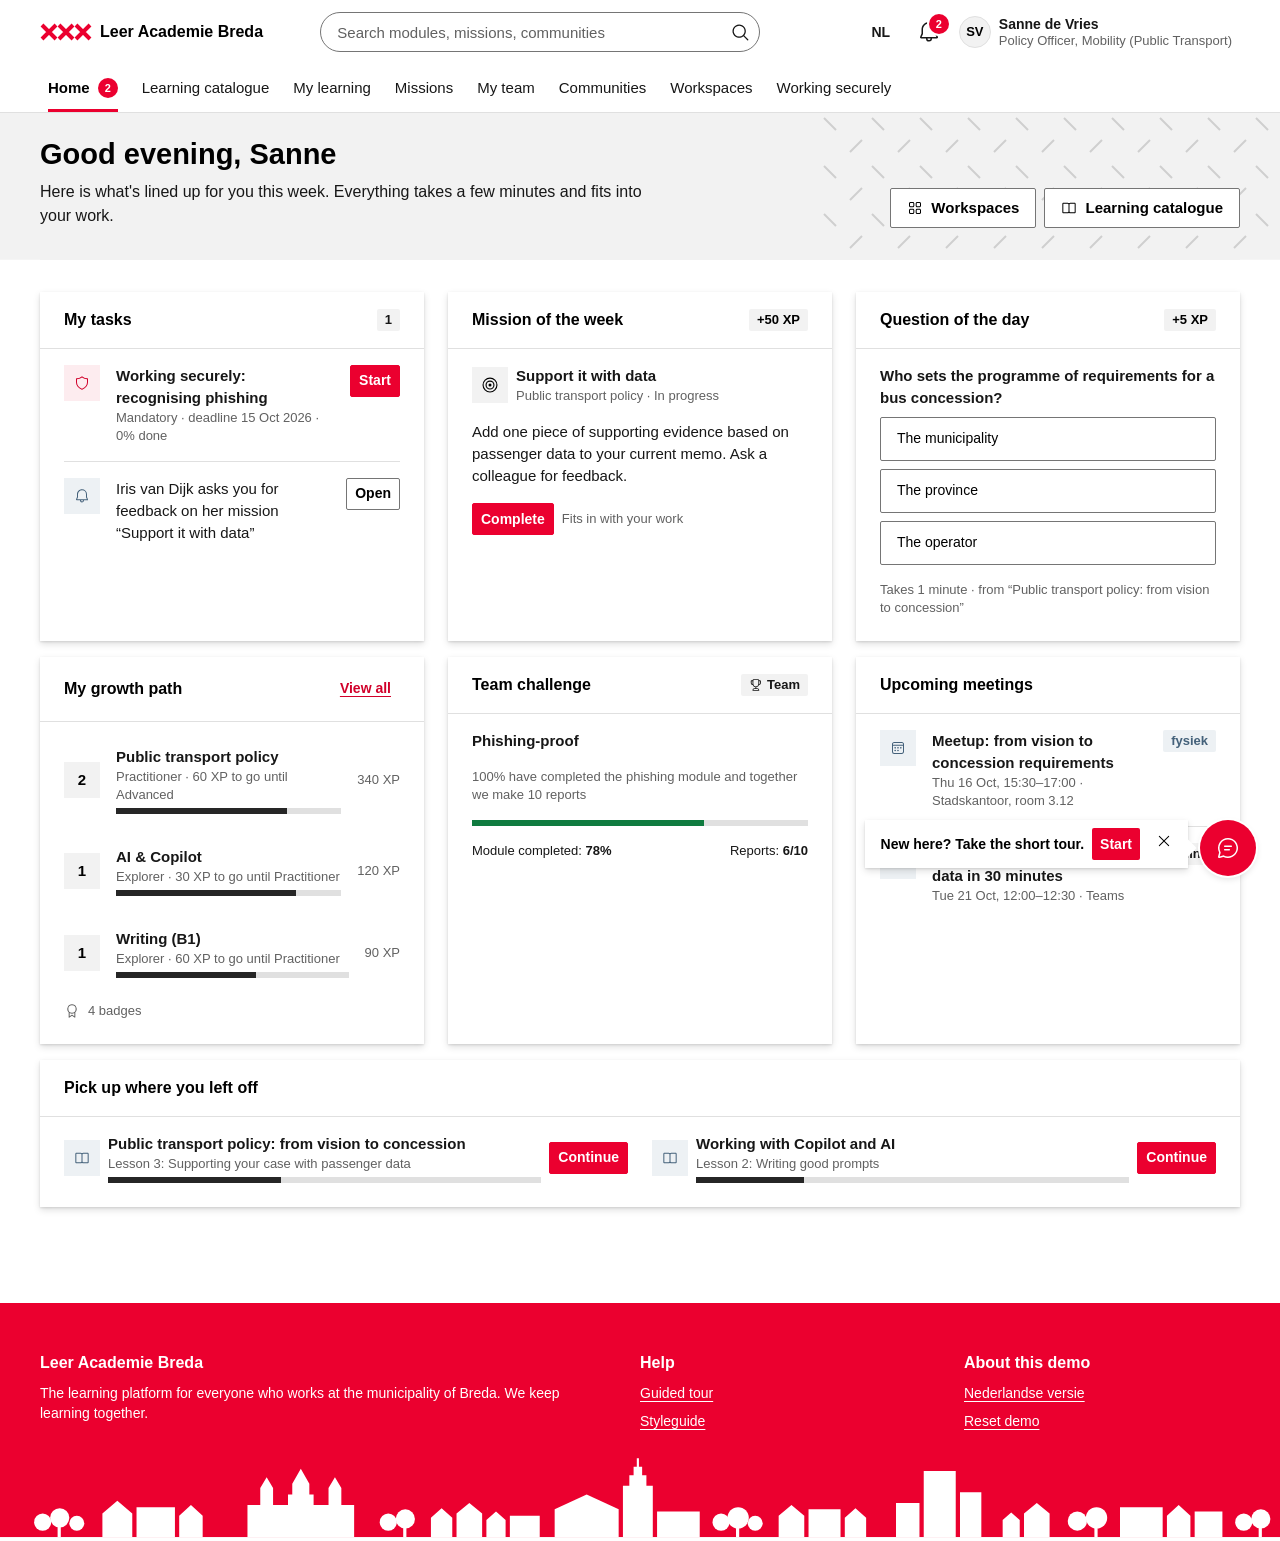
<file: index.en.html>
<!doctype html><html lang="en"><head><meta name="description" content="Demo of the Leer Academie Breda: the digital learning platform for employees of the municipality of Breda."><meta charset=utf8><meta name="color-scheme" content="light dark"><meta name=viewport content="width=device-width,initial-scale=1,viewport-fit=cover"><style>:root{color-scheme:light;box-sizing:border-box;padding-top:env(safe-area-inset-top,0px);padding-bottom:env(safe-area-inset-bottom,0px)}html{scroll-padding-top:env(safe-area-inset-top,0px)}body{margin:0;padding:0;font:14px -apple-system,BlinkMacSystemFont,sans-serif;background:#faf9f5;color:#141413}img{max-width:100%}[hidden]:not([hidden=until-found i]){display:none!important}</style></head><body>
<title>Leer Academie Breda</title>
<link rel="stylesheet" href="tokens.css">
<link rel="stylesheet" href="app.css">
<script>try{const t=new URLSearchParams(location.search).get('theme')||localStorage.getItem('lab-theme');if(t==='light'||t==='dark')document.documentElement.dataset.theme=t}catch(e){}</script>

<div id="app"></div>
<div class="toasts" id="toasts" aria-live="polite"></div>
<script>
/* ============ DATA (fictional, for demo) ============ */
const LEVELS=[{n:'Explorer',x:0},{n:'Practitioner',x:150},{n:'Advanced',x:400},{n:'Specialist',x:800},{n:'Expert',x:1500}];
const DOMAINS={ov:'Public transport policy',data:'Data & evidence',ai:'AI & Copilot',sec:'Working securely',sch:'Writing (B1)'};
const AVCOL={sanne:'#1D5E96',mark:'#2E7D4F',fatima:'#6B4FA0'};

const MODULES={
 ov:{id:'ov',title:'Public transport policy: from vision to concession',domain:'ov',cover:'cov-ov',dur:'45 min',required:false,blended:true,
  intro:'How do you turn a public transport vision into concrete requirements and a clear advisory memo? Five short lessons with exercises, a role play and two missions.',
  lessons:[
   {t:'Who does what in public transport?',body:`<p>Three parties work together in urban and regional transport. The <b>province</b> is the concession authority: it tenders the bus services and sets the programme of requirements. The <b>operator</b> runs the timetable within the concession. The <b>municipality</b> is responsible for public space: stops, traffic flow, bicycle parking at hubs and the spatial development that generates passengers.</p>
<div class="callout">As a municipality you therefore have no formal say over the timetable, but you do have a lot of influence: through your input on the programme of requirements, through infrastructure, and through consultation at executive level.</div>
<p>Good public transport policy officers know this division of roles exactly, so that they address their advice to the party that really decides.</p>`,
    quiz:{q:'Who sets the programme of requirements for a bus concession?',o:['The municipality','The province','The operator'],c:1,e:'The province is the concession authority and sets the programme of requirements. The municipality provides input for it.'}},
   {t:'From public transport vision to programme of requirements',body:`<p>A public transport vision describes what you want to achieve, for example: "Every neighbourhood within a 10-minute walk of a stop with at least a service every 15 minutes." A programme of requirements makes that measurable and enforceable.</p>
<ul><li><b>Vision:</b> direction and ambition, for the executive board.</li><li><b>Municipal input:</b> concrete wishes per corridor or neighbourhood, with supporting evidence.</li><li><b>Programme of requirements:</b> measurable requirements, such as frequency, service hours, accessibility and emissions.</li></ul>
<p>The key is to phrase ambitions so that the province can adopt them: specific, measurable and with a clear benefit for passengers.</p>`,
    quiz:{q:'Which wording is most usable as input for a programme of requirements?',o:['Public transport in Breda-Noord needs to improve.','Line Breda-Noord: at least every 15 minutes between 7:00 and 19:00 on weekdays.','We want an attractive and sustainable public transport network.'],c:1,e:'Only the second is specific and measurable. The other two are ambitions that belong in a vision.'}},
   {t:'Supporting your case with passenger data',body:`<p>A request carries more weight when you support it with evidence. Look at boardings and alightings per stop, travel times, and where new homes are being built. Below is a fictional example of a corridor.</p>
<table class="datatable num"><tr><th>Stop (fictional)</th><th>Boardings/day</th><th>Growth '24–'26</th><th>New homes until 2030</th></tr>
<tr><td>Station Noord</td><td>1,840</td><td>+12%</td><td>650</td></tr>
<tr><td>Wijkcentrum Haagse Beemden</td><td>920</td><td>+4%</td><td>120</td></tr>
<tr><td>Bedrijventerrein Hazeldonk</td><td>410</td><td>+21%</td><td>0</td></tr></table>
<p>Note: growth in percentages says little without the absolute numbers. And housing plans are a forecast, not a certainty. Say so honestly in your memo.</p>`,
    quiz:{q:'Which conclusion is best supported by the table?',o:['Hazeldonk has the most passengers.','Station Noord has many passengers and the most new homes, so extra capacity there is the easiest to justify.','Haagse Beemden can do without a bus connection.'],c:1,e:'Station Noord combines the highest number of boardings with the largest housing development. Hazeldonk is growing fast, but from a low base.'}},
   {t:'Weighing interests',body:`<p>Public transport choices affect several interests at once: <b>accessibility</b> (fast, frequent lines), <b>inclusion</b> (keeping older people and small villages connected), <b>costs</b> (operating cost per passenger) and <b>sustainability</b>. These interests often clash: a fast, straight line serves fewer streets.</p>
<div class="callout">Council members often ask: "Who loses out?" Make sure you have that answer ready, with numbers.</div>
<p>Practise this with the Copilot: choose <b>Practise a conversation</b> and let a critical council member question you.</p>`,
    quiz:{q:'A council member asks: "Who loses out if we straighten the line?" What is the strongest answer?',o:['Nobody, everyone benefits.','About 300 residents in two streets will have a longer walking distance (from 300 to 550 metres); in return, 2,100 passengers per day save 6 minutes of travel time.','You will have to ask the province.'],c:1,e:'An honest answer with numbers and the trade-off makes your advice credible.'}},
   {t:'A clear advisory memo',body:`<p>A good advisory memo for the executive board (college) and council starts with the core: what is being asked, what is your advice and why. Write in B1 plain language, use short sentences and put numbers in a table.</p>
<ul><li><b>Decision point</b> in one sentence.</li><li><b>Background</b> in five lines at most.</li><li><b>Trade-off</b> with the interests from lesson 4.</li><li><b>What does this mean for residents?</b> Concrete and honest.</li></ul>
<p>Paste a paragraph from your own memo into the Copilot and choose <b>Check my text</b>.</p>`,
    quiz:{q:'What does a good advisory memo start with?',o:['A detailed description of the history of the file','The decision point and your advice','An overview of all parties involved'],c:1,e:'Decision-makers read the core first. Start with what has to be decided and what you recommend.'}}
  ],
  prompts:['Explain this simply','Quiz me','Apply to my work','Practise a conversation','Check my text','What suits me?'],
  roleplay:'a critical council member from an opposition party who is worried about residents in small villages'},
 ai:{id:'ai',title:'Working with Copilot and AI',domain:'ai',cover:'cov-ai',dur:'30 min',required:false,blended:false,
  intro:'Use AI responsibly and smartly in policy work: what can it do, what is allowed, and how do you write good prompts?',
  lessons:[
   {t:'What is generative AI, and what is it not?',body:`<p>Generative AI, such as Copilot, predicts text based on patterns. It is strong at summarising, rewriting, structuring and thinking along. It is <b>not</b> a source of truth: it can make up facts that sound convincing.</p><div class="callout">Rule of thumb: use AI as a sparring partner, not as a source. Always check figures, laws and quotes yourself.</div>`,
    quiz:{q:'Copilot cites a legal article you don\'t know. What do you do?',o:['Use it as is, because AI is usually correct','Look the article up and check it yourself','Ask Copilot whether it is sure'],c:1,e:'AI can invent sources. Always check yourself in the official source, for example wetten.overheid.nl.'}},
   {t:'Writing good prompts',body:`<p>A good prompt has four parts: <b>role</b> (who the AI should be), <b>task</b> (what should happen), <b>context</b> (background, target audience) and <b>format</b> (length, structure).</p><p>Example: "You are an experienced policy adviser. Summarise this memo for an alderman in five bullets, in B1 plain language."</p>`,
    quiz:{q:'Which parts are missing from the prompt "Summarise this text"?',o:['Only the role','Role, context and format','Nothing, it is complete'],c:1,e:'The task is there, but role, context (for whom?) and format (how long, what structure?) are missing.'}},
   {t:'What is and is not allowed?',body:`<p>Only use the AI tools that the municipality has approved. Never paste personal data (names, citizen service numbers, residents\' addresses) or confidential documents into an AI tool that is not set up for that. Mention it if AI made a substantial contribution to a document.</p>`,
    quiz:{q:'May you paste a complaint letter with a resident\'s name and address into a public AI chatbot?',o:['Yes, if you delete the letter afterwards','No, that is personal data','Yes, if it is for your work'],c:1,e:'Personal data does not belong in AI tools that are not approved for it. Anonymise first or use the approved environment.'}},
   {t:'AI as a sparring partner',body:`<p>Let AI look for counterarguments, read your text critically or simulate a tough question from a council member. You remain responsible for the judgement.</p><p>Try it: ask the Copilot for three counterarguments to a proposal you are working on now.</p>`,
    quiz:{q:'Who is responsible for advice written with the help of AI?',o:['The AI supplier','You, as the author','Nobody'],c:1,e:'The author remains responsible for the content and the trade-offs.'}}
  ],
  prompts:['Explain this simply','Quiz me','Apply to my work','Check my text','What suits me?'],
  roleplay:'a colleague who doubts whether AI may be used at all'},
 sec:{id:'sec',title:'Working securely: recognising phishing',domain:'sec',cover:'cov-sec',dur:'20 min',required:true,deadline:'15 Oct 2026',blended:false,
  intro:'Mandatory module. Learn to recognise phishing, know what to do when in doubt, and report suspicious emails.',
  lessons:[
   {t:'Why phishing works',body:`<p>Phishing plays on haste, curiosity and authority. An email saying your parcel cannot be delivered or that your password expires today puts you under pressure. We click faster precisely when we are busy.</p>`,
    quiz:{q:'Why does phishing often work on busy employees?',o:['Busy people read less email','Under time pressure we check less carefully','Phishing is only sent on busy days'],c:1,e:'Time pressure makes us act faster and less critically.'}},
   {t:'Six warning signs',body:`<ul><li><b>Sender:</b> is the domain exactly right? (e.g. breda-servicedesk.net instead of breda.nl)</li><li><b>Urgency:</b> "within 24 hours", "final warning".</li><li><b>Link:</b> hover over it without clicking. Where does it really lead?</li><li><b>Greeting:</b> "Dear user" instead of your name.</li><li><b>Request:</b> for login details, payment or to open an attachment.</li><li><b>Language and style:</b> slightly different from normal.</li></ul>`,
    quiz:{q:'Which sender is the most suspicious?',o:['servicedesk@breda.nl','servicedesk@breda-servicedesk.net','m.janssen@breda.nl'],c:1,e:'The domain breda-servicedesk.net looks like the municipality, but it is not.'}},
   {t:'Unsure, or already clicked?',body:`<p>If you are unsure: don\'t click, but report the email with the <b>Report phishing</b> button. Already clicked or entered something? Report it straight away to the service desk. There is no shame in that: the sooner you report, the smaller the damage.</p>`,
    quiz:{q:'You accidentally entered your password on a suspicious page. What do you do first?',o:['Say nothing and hope for the best','Report it to the service desk immediately and change your password','Ask about it tomorrow'],c:1,e:'Reporting quickly limits the damage. Nobody will blame you for this.'}},
   {t:'Reporting is good',body:`<p>Every report helps your colleagues: Information Security can then block the email for everyone. Practise with the demo inbox under <b>Working securely</b>. You earn XP for every correct report.</p>`,
    quiz:{q:'What happens to a reported phishing email?',o:['Nothing','Information Security can block it for everyone','You get a warning'],c:1,e:'One report can protect hundreds of colleagues.'}}
  ],
  prompts:['Explain this simply','Quiz me','Is this phishing?','What suits me?'],
  roleplay:'a scammer posing as the IT service desk; afterwards you explain which signals the employee could have spotted'},
 sch:{id:'sch',title:'Writing clearly for the council (B1)',domain:'sch',cover:'cov-sch',dur:'25 min',required:false,blended:true,intro:'Short sentences, active voice, key point first. With rewriting exercises.',lessons:[],prompts:[],stub:true},
 data:{id:'data',title:'Supporting policy with data',domain:'data',cover:'cov-data',dur:'35 min',required:false,blended:true,intro:'From figures to an honest conclusion, without exaggerating.',lessons:[],prompts:[],stub:true}
};

const MISSIONS=[
 {id:'M-01',t:'Support it with data',d:'ov',xp:50,task:'Add one piece of supporting evidence based on passenger data to your current memo. Ask a colleague for feedback.',why:'Well-supported input carries more weight with the province and the council.'},
 {id:'M-02',t:'Clear for the council',d:'sch',xp:50,task:'Rewrite the summary of a memo in B1 plain language, with help from the Copilot.',why:'Council members read the summary first.'},
 {id:'M-03',t:'Copilot as a sparring partner',d:'ai',xp:50,task:'Ask the Copilot to find three counterarguments to your proposal. Assess them yourself and incorporate one.',why:'Your proposal gets stronger when you have already answered the counterarguments.'},
 {id:'M-04',t:'Report it!',d:'sec',xp:50,task:'Report one suspicious email this month using the Report phishing button.',why:'One report can protect the whole team.'},
 {id:'M-05',t:'Learn from the mistake',d:'ov',xp:50,task:'Share one thing that went wrong in the learning minute and what you learned from it.',why:'Teams that discuss mistakes learn faster.'}
];

const BADGES=[
 {id:'first',n:'First mission',c:'First mission completed'},
 {id:'spar',n:'Sparring partner',c:'Gave feedback 5 times'},
 {id:'phish',n:'Phishing detective',c:'Reported 3 suspicious emails',goal:3},
 {id:'share',n:'Knowledge sharer',c:'3 best answers'},
 {id:'streak',n:'Stayer',c:'4 weeks of review questions'},
 {id:'team',n:'Team player',c:'Team challenge achieved'}
];

const TEAM=[
 {id:'sanne',n:'Sanne de Vries',f:'Policy Officer, Public Transport',sec:false,m:2},
 {id:'iris',n:'Iris van Dijk',f:'Policy Officer, Public Transport',sec:true,m:3},
 {id:'ruben',n:'Ruben Koster',f:'Policy Officer, Cycling',sec:true,m:1},
 {id:'eva',n:'Eva Smits',f:'Policy Officer, Cycling',sec:true,m:2},
 {id:'lotte',n:'Lotte Verbeek',f:'Policy Officer, Parking',sec:true,m:1},
 {id:'kees',n:'Kees Willems',f:'Policy Officer, Parking',sec:true,m:0},
 {id:'ahmed',n:'Ahmed Benali',f:'Policy Officer, Road Safety',sec:true,m:2},
 {id:'noor',n:'Noor Bakker',f:'Data Analyst, Mobility',sec:true,m:3},
 {id:'tom',n:'Tom Hendriks',f:'Project Manager',sec:false,m:0}
];

const COMMUNITIES=[
 {id:'ov',n:'Mobility & Public Transport',d:'For everyone working on accessibility, public transport, cycling and parking.',leden:64,mod:'Fatima El Amrani'},
 {id:'data',n:'Data & evidence',d:'Finding, interpreting and honestly presenting figures.',leden:88,mod:'Fatima El Amrani'},
 {id:'ai',n:'AI & Copilot in policy',d:'Experiences, prompts and agreements on responsible AI use.',leden:142,mod:'Fatima El Amrani'},
 {id:'b1',n:'Writing clearly (B1)',d:'Clear letters, memos and web texts.',leden:97,mod:'Fatima El Amrani'},
 {id:'sec',n:'Working securely',d:'Phishing, passwords and handling information safely.',leden:51,mod:'Fatima El Amrani'},
 {id:'fout',n:'Learning from mistakes',d:'What went wrong and what did we learn? No blame.',leden:39,mod:'Fatima El Amrani'}
];

const CAMPAIGN_TEMPLATES={
 pakket:{n:'Parcel delivery',from:'PakketSnel Delivery Service',addr:'noreply@pakketsnel-bezorging.info',subj:'Your parcel could not be delivered – action required',
  body:`<p>Dear customer,</p><p>We tried to deliver your parcel today, but <b>€ 1.95 in shipping costs</b> is missing. Pay within 24 hours, otherwise your parcel will be returned.</p>`,
  cta:'Pay now and schedule delivery',signs:['The sender (pakketsnel-bezorging.info) is not a known company and you are not expecting a parcel at your work address.','It puts you under time pressure: "within 24 hours".','The greeting is generic: "Dear customer".','It asks for a payment via a link.']},
 wachtwoord:{n:'Password expiring',from:'Service Desk Gemeente Breda',addr:'servicedesk@breda-servicedesk.net',subj:'Your password expires today',
  body:`<p>Dear user,</p><p>Your password expires <b>today at 17:00</b>. Confirm your current password to keep access to your mailbox.</p>`,
  cta:'Keep password',signs:['The domain breda-servicedesk.net is not breda.nl.','It puts you under time pressure: "today at 17:00".','The greeting is "Dear user" instead of your name.','The service desk never asks for your current password.']}
};

function initialState(){
 return {
  user:'sanne', view:'home', params:{}, theme:null, calm:false,
  users:{
   sanne:{id:'sanne',n:'Sanne de Vries',f:'Policy Officer, Mobility (Public Transport)',role:'medewerker',team:'Mobility & Accessibility',ini:'SV',
     xp:{ov:340,data:60,ai:120,sec:40,sch:90},badges:['first','spar','share','streak'],phishReports:0,
     progress:{ov:{done:[0,1],cur:2},ai:{done:[0],cur:1},sec:{done:[],cur:0}},
     missions:{'M-01':'lopend','M-02':'beschikbaar','M-03':'beschikbaar','M-04':'beschikbaar','M-05':'afgerond'},
     share:true, xplog:[{t:'Mission “Learn from the mistake” completed',x:50,d:'ov',when:'last week'},{t:'Best answer in Mobility & Public Transport',x:30,d:'ov',when:'2 weeks ago'},{t:'Lesson “From public transport vision to programme of requirements”',x:10,d:'ov',when:'2 weeks ago'}],
     signals:[{id:1,type:'taak',t:'Mandatory module “Working securely: recognising phishing” – deadline 15 Oct',go:['module','sec'],read:false},
              {id:2,type:'signaal',t:'Iris van Dijk asks you for feedback on her mission “Support it with data”',go:['team','feed'],read:false},
              {id:3,type:'signaal',t:'New answer to your question in Mobility & Public Transport',go:['community','ov'],read:true}],
     inbox:[{id:'i1',from:'Mark Janssen',addr:'m.janssen@breda.nl',subj:'Schedule for the council proposal on the public transport vision',time:'09:12',read:true,
             body:'<p>Hi Sanne,</p><p>Could you share the first version of the summary on Friday? Then on Monday we can look at the trade-off for the small villages together.</p><p>Regards, Mark</p>'},
            {id:'i2',from:'Noor Bakker',addr:'n.bakker@breda.nl',subj:'Passenger figures for the Noord corridor',time:'yesterday',read:false,
             body:'<p>Hi Sanne,</p><p>Attached (in the real version) are the boarding figures per stop for 2024–2026. Let me know if you want a breakdown by time of day.</p><p>Noor</p>'}]},
   mark:{id:'mark',n:'Mark Janssen',f:'Team Manager, Mobility & Accessibility',role:'manager',team:'Mobility & Accessibility',ini:'MJ',
     xp:{ov:520,data:210,ai:160,sec:180,sch:140},badges:['first','team'],phishReports:1,progress:{sec:{done:[0,1,2,3],cur:3}},missions:{'M-01':'beschikbaar','M-02':'beschikbaar','M-03':'afgerond','M-04':'afgerond','M-05':'beschikbaar'},share:true,xplog:[],
     signals:[{id:1,type:'signaal',t:'Learning minute is scheduled: team meeting Thursday 10:00',go:['team','leerminuut'],read:false},
              {id:2,type:'signaal',t:'2 team members have not yet completed the mandatory phishing module',go:['team','beheer'],read:false}],
     inbox:[{id:'i1',from:'Fatima El Amrani',addr:'f.elamrani@breda.nl',subj:'Phishing campaign Q4',time:'Monday',read:true,body:'<p>Hi Mark,</p><p>In October we are planning a practice campaign for your team. You will only receive anonymised team results.</p><p>Fatima</p>'}]},
   fatima:{id:'fatima',n:'Fatima El Amrani',f:'Learning & Development Adviser',role:'lo',team:'HR – Leer Academie Breda',ini:'FA',
     xp:{ov:60,data:300,ai:640,sec:420,sch:510},badges:['first','spar','share'],phishReports:2,progress:{},missions:{},share:true,xplog:[],
     signals:[{id:1,type:'signaal',t:'Copilot feedback: 3 answers marked as “not helpful” in the Public transport policy module',go:['beheer','content'],read:false}],
     inbox:[]}
  },
  team:{goal:{t:'Q4: everyone completes one public transport or data mission',done:5,of:9},challenge:{t:'Phishing-proof',d:'100% have completed the phishing module and together we make 10 reports',pctMod:78,reports:6,goal:10},
   minutes:{next:'Thursday 10:00',items:[{when:'last week',q:['The data proposal for the Noord corridor was well received.','We learned: having Noor check the figures first prevents discussion.','From now on: every memo with figures goes past a colleague.']}]},
   feed:[{who:'iris',t:'Mission “Support it with data” completed. Who wants to give feedback on my table of boardings?',when:'2 hours ago',likes:2,kind:'missie'},
         {who:'noor',t:'Tip: the new dataset of passengers per stop is in the Data & evidence knowledge base.',when:'yesterday',likes:5,kind:'tip'},
         {who:'mark',t:'Learning minute last week: have a colleague check the figures first. Thanks for the open discussion!',when:'last week',likes:7,kind:'leerminuut'}]},
  recommendations:[],
  campaigns:[{id:'c0',tpl:'wachtwoord',target:'Team Civil Affairs',status:'afgerond',when:'September',res:{sent:24,open:17,click:3,report:11}},
             {id:'c1',tpl:'pakket',target:'Team Mobility & Accessibility',status:'gepland',when:'8 Oct 2026 09:30',res:null}],
  community:{
   ov:{qs:[{id:'q1',who:'Sanne de Vries',t:'What accessibility requirements for stops do other municipalities include in their input for the concession?',tags:['concession','accessibility'],votes:4,when:'3 days ago',ans:[{who:'Iris van Dijk',t:'We refer to the CROW guidelines for stops and ask for at least 90% accessible stops on the main routes.',best:true,expert:true},{who:'Ruben Koster',t:'Don\'t forget the bicycle parking at hubs, that usually belongs with it.',best:false}]},
               {id:'q2',who:'Ahmed Benali',t:'How do you factor road safety into a trade-off about a straightened bus line?',tags:['trade-off'],votes:2,when:'1 week ago',ans:[]}],
       kb:[{t:'Template for input to the programme of requirements (draft)',k:'template'},{t:'Lessons learned: previous concession input',k:'lessons learned'},{t:'Dataset boardings per stop 2024–2026 (fictional)',k:'data'}],
       events:[{t:'Meetup: from vision to concession requirements',when:'Thu 16 Oct, 15:30–17:00',where:'Stadskantoor, room 3.12',type:'fysiek',going:12},{t:'Online: reading passenger data in 30 minutes',when:'Tue 21 Oct, 12:00–12:30',where:'Teams',type:'online',going:23}]}
  },
  copilot:{}, quizAns:{}, lure:null, inboxSel:null, pop:null, modal:null, msgSeq:1
 };
}
</script>
<script>
/* ============ STATE ============ */
const LS_KEY='lab-demo-v1';
let S;
try{ const raw=localStorage.getItem(LS_KEY); S=raw?JSON.parse(raw):null; }catch(e){ S=null; }
if(!S||!S.users) S=initialState();
S.pop=null; S.modal=null;
Object.values(S.copilot||{}).forEach(c=>{c.busy=false});
function save(){ try{ const c=JSON.parse(JSON.stringify(S)); localStorage.setItem(LS_KEY,JSON.stringify(c)); }catch(e){} }
const U=()=>S.users[S.user];

let SAMPLE; // undefined = loading, null = unavailable
if(window.claude && typeof window.claude.use==='function'){
  window.claude.use('sample').then(s=>{SAMPLE=s||null; if(S.view==='module') render();}).catch(()=>{SAMPLE=null; if(S.view==='module') render();});
} else { SAMPLE=null; }

/* ============ HELPERS ============ */
const esc=s=>String(s??'').replace(/[&<>"']/g,c=>({'&':'&amp;','<':'&lt;','>':'&gt;','"':'&quot;',"'":'&#39;'}[c]));
function lvl(x){ let i=0; LEVELS.forEach((l,k)=>{ if(x>=l.x) i=k; }); const next=LEVELS[i+1]; const pct=next?Math.round((x-LEVELS[i].x)/(next.x-LEVELS[i].x)*100):100; return {i,name:LEVELS[i].n,next,pct}; }
const totalXP=u=>Object.values(u.xp).reduce((a,b)=>a+b,0);
function av(id,name,size){ const ini=(name||'?').split(' ').filter(w=>w[0]===w[0].toUpperCase()).map(w=>w[0]).slice(0,2).join(''); return `<span class="avatar"${size?` style="width:${size}px;height:${size}px;font-size:${Math.round(size/2.6)}px"`:''} aria-hidden="true">${esc(ini)}</span>`; }
const teamName=id=>(TEAM.find(t=>t.id===id)||{}).n||S.users[id]?.n||id;
function icon(n,s=18){ const p={
 bell:'<path d="M12 2a7.5 7.5 0 0 1 7.5 7.25v4.35l1.38 3.15a1.25 1.25 0 0 1-1.15 1.75H15a3 3 0 0 1-6 .18v-.18H4.27a1.25 1.25 0 0 1-1.14-1.75L4.5 13.6V9.5C4.5 5.35 7.85 2 12 2m1.5 16.5h-3a1.5 1.5 0 0 0 3 .15zM12 3.5c-3.32 0-6 2.67-6 6v4.4L4.66 17h14.7L18 13.9V9.29a6 6 0 0 0-6-5.78"/>',
 book:'<path d="M12 19.14c-.5.53-1.21.86-2 .86H3.75C2.78 20 2 19.22 2 18.25V5.75C2 4.78 2.78 4 3.75 4H10c.79 0 1.5.33 2 .86.5-.53 1.21-.86 2-.86h6.25c.97 0 1.75.78 1.75 1.75v12.5c0 .97-.78 1.75-1.75 1.75H14c-.79 0-1.5-.33-2-.86M3.5 5.75v12.5c0 .14.11.25.25.25H10c.69 0 1.25-.56 1.25-1.25V6.75c0-.69-.56-1.25-1.25-1.25H3.75a.25.25 0 0 0-.25.25m9.25 11.5c0 .69.56 1.25 1.25 1.25h6.25q.23-.02.25-.25V5.75a.25.25 0 0 0-.25-.25H14c-.69 0-1.25.56-1.25 1.25z"/>',
 cal:'<path d="M17.75 3C19.55 3 21 4.46 21 6.25v11.5c0 1.8-1.46 3.25-3.25 3.25H6.25A3.25 3.25 0 0 1 3 17.75V6.25C3 4.45 4.46 3 6.25 3zm1.75 5.5h-15v9.25c0 .97.78 1.75 1.75 1.75h11.5c.97 0 1.75-.78 1.75-1.75zm-11.75 6a1.25 1.25 0 1 1 0 2.5 1.25 1.25 0 0 1 0-2.5m4.25 0a1.25 1.25 0 1 1 0 2.5 1.25 1.25 0 0 1 0-2.5m-4.25-4a1.25 1.25 0 1 1 0 2.5 1.25 1.25 0 0 1 0-2.5m4.25 0a1.25 1.25 0 1 1 0 2.5 1.25 1.25 0 0 1 0-2.5m4.25 0a1.25 1.25 0 1 1 0 2.5 1.25 1.25 0 0 1 0-2.5m1.5-6H6.25c-.97 0-1.75.78-1.75 1.75V7h15v-.75c0-.97-.78-1.75-1.75-1.75"/>',
 chart:'<path d="M5.75 3C6.99 3 8 4 8 5.25v13.5a2.25 2.25 0 1 1-4.5 0V5.25C3.5 4 4.5 3 5.75 3m6.5 4c1.24 0 2.25 1 2.25 2.25v9.5a2.25 2.25 0 1 1-4.5 0v-9.5C10 8 11 7 12.25 7m6.5 4c1.24 0 2.25 1 2.25 2.25v5.5a2.25 2.25 0 1 1-4.5 0v-5.5c0-1.24 1-2.25 2.25-2.25m-13-6.5a.75.75 0 0 0-.75.75v13.5a.75.75 0 0 0 1.5 0V5.25a.75.75 0 0 0-.75-.75m6.5 4a.75.75 0 0 0-.75.75v9.5a.75.75 0 0 0 1.5 0v-9.5a.75.75 0 0 0-.75-.75m6.5 4a.75.75 0 0 0-.75.75v5.5a.75.75 0 0 0 1.5 0v-5.5a.75.75 0 0 0-.75-.75"/>',
 chat:'<path d="M12 2a10 10 0 1 1-4.59 18.89L3.6 21.96a1.25 1.25 0 0 1-1.54-1.54l1.06-3.83A10 10 0 0 1 12 2m0 1.5a8.5 8.5 0 0 0-7.43 12.64l.15.27-1.1 3.98 3.98-1.11.27.15A8.5 8.5 0 1 0 12 3.5M8.75 13h4.5a.75.75 0 0 1 .1 1.5h-4.6a.75.75 0 0 1-.1-1.5zh4.5zm0-3.5h6.5a.75.75 0 0 1 .1 1.5h-6.6a.75.75 0 0 1-.1-1.5zh6.5z"/>',
 check:'<path d="M4.53 12.97a.75.75 0 0 0-1.06 1.06l4.5 4.5c.3.3.77.3 1.06 0l11-11a.75.75 0 0 0-1.06-1.06L8.5 16.94z"/>',
 cog:'<path d="M12.01 2.25q1.11.01 2.18.25c.32.07.55.33.59.65l.17 1.53a1.38 1.38 0 0 0 1.92 1.11l1.4-.61c.3-.13.64-.06.85.17a10 10 0 0 1 2.2 3.8c.1.3 0 .63-.26.82l-1.25.92a1.38 1.38 0 0 0 0 2.22l1.25.92c.26.19.36.52.27.82a10 10 0 0 1-2.2 3.8.75.75 0 0 1-.85.17l-1.4-.62a1.38 1.38 0 0 0-1.93 1.12l-.17 1.52a.75.75 0 0 1-.58.65 9.5 9.5 0 0 1-4.4 0 .75.75 0 0 1-.57-.65l-.17-1.52a1.38 1.38 0 0 0-1.93-1.11l-1.4.62a.75.75 0 0 1-.85-.18 10 10 0 0 1-2.2-3.8c-.1-.3 0-.63.26-.82l1.25-.92a1.38 1.38 0 0 0 0-2.22l-1.24-.92a.75.75 0 0 1-.28-.82 10 10 0 0 1 2.2-3.8c.23-.23.57-.3.86-.17l1.4.62c.4.17.86.15 1.25-.08.38-.22.63-.6.68-1.04l.17-1.53a.75.75 0 0 1 .58-.65q1.08-.24 2.2-.25m0 1.5q-.67 0-1.35.12l-.11.97a2.9 2.9 0 0 1-4.03 2.33l-.9-.4A8 8 0 0 0 4.29 9.1l.8.59a2.88 2.88 0 0 1 0 4.64l-.8.59a8 8 0 0 0 1.35 2.32l.9-.4a2.88 2.88 0 0 1 4.02 2.32l.1.99q1.35.22 2.7 0l.1-.99a2.88 2.88 0 0 1 4.02-2.32l.9.4a8 8 0 0 0 1.35-2.32l-.8-.59a2.88 2.88 0 0 1 0-4.64l.8-.59a8 8 0 0 0-1.35-2.32l-.9.4q-.55.24-1.15.24c-1.47 0-2.7-1.1-2.86-2.57l-.11-.97q-.68-.11-1.34-.12M12 8.25a3.75 3.75 0 1 1 0 7.5 3.75 3.75 0 0 1 0-7.5m0 1.5a2.25 2.25 0 1 0 0 4.5 2.25 2.25 0 0 0 0-4.5"/>',
 dismiss:'<path d="m4.4 4.55.07-.08a.75.75 0 0 1 .98-.07l.08.07L12 10.94l6.47-6.47a.75.75 0 1 1 1.06 1.06L13.06 12l6.47 6.47c.27.27.3.68.07.98l-.07.08a.75.75 0 0 1-.98.07l-.08-.07L12 13.06l-6.47 6.47a.75.75 0 0 1-1.06-1.06L10.94 12 4.47 5.53a.75.75 0 0 1-.07-.98l.07-.08z"/>',
 flag:'<path d="M3 3.75c0-.42.34-.75.75-.75h16.5c.62 0 .98.7.6 1.2L16.7 9.75l4.16 5.55c.38.5.02 1.2-.6 1.2H4.5v4.75c0 .38-.28.7-.65.74l-.1.01a.75.75 0 0 1-.74-.65l-.01-.1zm15.75.75H4.5V15h14.25l-3.6-4.8a.75.75 0 0 1 0-.9z"/>',
 grid:'<path d="M8.75 13C9.99 13 11 14 11 15.25v3.5C11 19.99 10 21 8.75 21h-3.5C4.01 21 3 20 3 18.75v-3.5C3 14.01 4 13 5.25 13zm10 0c1.24 0 2.25 1 2.25 2.25v3.5c0 1.24-1 2.25-2.25 2.25h-3.5C14.01 21 13 20 13 18.75v-3.5c0-1.24 1-2.25 2.25-2.25zm-10 1.5h-3.5a.75.75 0 0 0-.75.75v3.5c0 .41.34.75.75.75h3.5c.41 0 .75-.34.75-.75v-3.5a.75.75 0 0 0-.75-.75m10 0h-3.5a.75.75 0 0 0-.75.75v3.5c0 .41.34.75.75.75h3.5c.41 0 .75-.34.75-.75v-3.5a.75.75 0 0 0-.75-.75M8.75 3C9.99 3 11 4 11 5.25v3.5C11 9.99 10 11 8.75 11h-3.5C4.01 11 3 10 3 8.75v-3.5C3 4.01 4 3 5.25 3zm10 0C19.99 3 21 4 21 5.25v3.5C21 9.99 20 11 18.75 11h-3.5C14.01 11 13 10 13 8.75v-3.5C13 4.01 14 3 15.25 3zm-10 1.5h-3.5a.75.75 0 0 0-.75.75v3.5c0 .41.34.75.75.75h3.5c.41 0 .75-.34.75-.75v-3.5a.75.75 0 0 0-.75-.75m10 0h-3.5a.75.75 0 0 0-.75.75v3.5c0 .41.34.75.75.75h3.5c.41 0 .75-.34.75-.75v-3.5a.75.75 0 0 0-.75-.75"/>',
 grow:'<path d="M16.75 2h4.55l.1.01.1.03.06.03q.13.04.22.15l.04.04.04.06.06.09.04.09.02.06.01.07.01.1v4.52a.75.75 0 0 1-1.5.1v-2.8L14.06 11a.75.75 0 0 1-.98.07L13 11 9.97 8.09l-5.69 5.69a.75.75 0 0 1-1.13-.98l.07-.08L9.44 6.5a.75.75 0 0 1 .98-.07l.08.07 3.03 2.9 5.9-5.9h-2.68a.75.75 0 0 1-.74-.65l-.01-.1c0-.38.28-.7.65-.74zm-13 15c.41 0 .75.34.75.75v3.5a.75.75 0 0 1-1.5 0v-3.5c0-.41.34-.75.75-.75m5.75-3.25a.75.75 0 0 0-1.5 0v7.5a.75.75 0 0 0 1.5 0zM13.75 15c.41 0 .75.34.75.75v5.5a.75.75 0 0 1-1.5 0v-5.5c0-.41.34-.75.75-.75m5.75-4.25a.75.75 0 0 0-1.5 0v10.5a.75.75 0 0 0 1.5 0z"/>',
 heart:'<path d="M12.82 5.58 12 6.4l-.82-.82a5.37 5.37 0 1 0-7.6 7.6l7.89 7.9c.3.29.77.29 1.06 0l7.9-7.9a5.38 5.38 0 1 0-7.61-7.6m6.55 6.54L12 19.48l-7.36-7.36a3.87 3.87 0 1 1 5.48-5.48L11.47 8c.3.3.79.29 1.08-.02l1.33-1.34a3.88 3.88 0 0 1 5.49 5.48"/>',
 help:'<path d="M12 2a10 10 0 1 1 0 20 10 10 0 0 1 0-20m0 1.67a8.34 8.34 0 0 0 0 16.66 8.34 8.34 0 0 0 0-16.66m0 11.83a1 1 0 1 1 0 2 1 1 0 0 1 0-2m0-8.75a2.75 2.75 0 0 1 2.75 2.75c0 1.01-.3 1.57-1.05 2.36l-.17.17c-.62.62-.78.89-.78 1.47a.75.75 0 0 1-1.5 0c0-1.01.3-1.57 1.05-2.36l.17-.17c.62-.62.78-.89.78-1.47a1.25 1.25 0 0 0-2.5-.13v.13a.75.75 0 0 1-1.5 0A2.75 2.75 0 0 1 12 6.75"/>',
 home:'<path d="M10.55 2.53c.84-.7 2.06-.7 2.9 0l6.75 5.7c.5.42.8 1.05.8 1.71v9.31c0 .97-.78 1.75-1.75 1.75h-3.5c-.97 0-1.75-.78-1.75-1.75v-5a.25.25 0 0 0-.25-.25h-3.5a.25.25 0 0 0-.25.25v5c0 .97-.78 1.75-1.75 1.75h-3.5C3.78 21 3 20.22 3 19.25v-9.3c0-.67.3-1.3.8-1.73zm1.93 1.15a.75.75 0 0 0-.96 0l-6.75 5.7a.8.8 0 0 0-.27.56v9.31c0 .14.11.25.25.25h3.5q.23-.01.25-.25v-5c0-.97.78-1.75 1.75-1.75h3.5c.97 0 1.75.78 1.75 1.75v5q.02.23.25.25h3.5q.23-.01.25-.25v-9.3q0-.36-.27-.58z"/>',
 mail:'<path d="M5.25 4h13.5a3.25 3.25 0 0 1 3.24 3.07l.01.18v9.5a3.25 3.25 0 0 1-3.07 3.24l-.18.01H5.25a3.25 3.25 0 0 1-3.24-3.07L2 16.75v-9.5a3.25 3.25 0 0 1 3.07-3.24zh13.5zM20.5 9.37l-8.15 4.3q-.3.14-.6.04l-.1-.05L3.5 9.37v7.38c0 .92.7 1.67 1.6 1.74l.15.01h13.5c.92 0 1.67-.7 1.74-1.6l.01-.15zM18.75 5.5H5.25c-.92 0-1.67.7-1.74 1.6l-.01.15v.43l8.5 4.47 8.5-4.47v-.43c0-.92-.7-1.67-1.6-1.74z"/>',
 medal:'<path d="M12 2a7 7 0 0 1 5 11.9v7.35c0 .57-.6.92-1.1.67l-.08-.06L12 19.18l-3.82 2.68a.75.75 0 0 1-1.17-.5v-.11L7 13.9A7 7 0 0 1 12 2m3.5 17.8v-4.74a7 7 0 0 1-7 0v4.74l3.07-2.15a.8.8 0 0 1 .76-.06l.1.06zv-4.75zM12 3.5a5.5 5.5 0 1 0 0 11 5.5 5.5 0 0 0 0-11"/>',
 more:'<path d="M7.75 12a1.75 1.75 0 1 1-3.5 0 1.75 1.75 0 0 1 3.5 0m6 0a1.75 1.75 0 1 1-3.5 0 1.75 1.75 0 0 1 3.5 0M18 13.75a1.75 1.75 0 1 0 0-3.5 1.75 1.75 0 0 0 0 3.5"/>',
 play:'<path d="M7.6 4.61a.75.75 0 0 0-1.1.66v13.46c0 .56.6.93 1.1.65l12.37-6.72a.75.75 0 0 0 0-1.32zM5 5.27c0-1.7 1.83-2.79 3.33-1.97l12.36 6.72a2.25 2.25 0 0 1 0 3.96L8.33 20.7A2.25 2.25 0 0 1 5 18.73z"/>',
 plus:'<path d="M12 3.25c.41 0 .75.34.75.75v7.25H20a.75.75 0 0 1 0 1.5h-7.25V20a.75.75 0 0 1-1.5 0v-7.25H4a.75.75 0 0 1 0-1.5h7.25V4c0-.41.34-.75.75-.75"/>',
 search:'<path d="M16.1 17.16a8 8 0 1 1 1.06-1.06l4.62 4.62a.75.75 0 1 1-1.06 1.06zM17.5 11a6.5 6.5 0 1 0-13 0 6.5 6.5 0 0 0 13 0"/>',
 send:'<path d="M5.7 12 2.3 3.27a.75.75 0 0 1 .94-.98l.1.04 18 9c.51.26.54.97.1 1.28l-.1.06-18 9a.75.75 0 0 1-1.07-.85l.03-.1zL2.3 3.27zM4.4 4.54l2.61 6.7 6.63.01c.38 0 .7.28.74.65v.1c0 .38-.27.7-.64.74l-.1.01H7l-2.6 6.7L19.31 12z"/>',
 shield:'<path d="M3 5.75c0-.41.34-.75.75-.75q3.99 0 7.8-2.85c.27-.2.63-.2.9 0Q16.26 5 20.25 5c.41 0 .75.34.75.75V11c0 5-2.96 8.68-8.73 10.95a.8.8 0 0 1-.54 0C5.96 19.68 3 16 3 11zm1.5.73V11c0 4.26 2.45 7.38 7.5 9.44 5.05-2.06 7.5-5.18 7.5-9.44V6.48a14.4 14.4 0 0 1-7.5-2.8 14.4 14.4 0 0 1-7.5 2.8"/>',
 spark:'<path d="M8.67 15.73q.37.27.83.27a1.4 1.4 0 0 0 1.33-.88l.61-1.86a2.9 2.9 0 0 1 1.82-1.81l1.78-.58a1.44 1.44 0 0 0-.06-2.74l-1.75-.57a2.9 2.9 0 0 1-1.82-1.82l-.58-1.78a1.45 1.45 0 0 0-2.73.02l-.59 1.8a2.9 2.9 0 0 1-1.77 1.78l-1.77.57a1.44 1.44 0 0 0 .01 2.73l1.76.57a2.9 2.9 0 0 1 1.82 1.83l.58 1.77q.15.44.53.7m-.38-4.25-.36-.4A4.4 4.4 0 0 0 6.21 10l-1.6-.5 1.61-.53A4.4 4.4 0 0 0 8.95 6.2l.52-1.58.51 1.59a4.4 4.4 0 0 0 2.79 2.77l1.61.52-1.58.52a4.4 4.4 0 0 0-2.78 2.77l-.51 1.59-.52-1.59q-.25-.71-.7-1.3m8.04 9.3q-.29-.2-.4-.55l-.34-1a1.3 1.3 0 0 0-.82-.83l-.99-.32A1.15 1.15 0 0 1 13 17a1.1 1.1 0 0 1 .77-1.08l1-.33a1.3 1.3 0 0 0 .8-.82l.33-.99a1.14 1.14 0 0 1 2.16-.02l.33 1.01a1.3 1.3 0 0 0 .82.82l.99.32a1.14 1.14 0 0 1 .04 2.17l-1.01.33a1.3 1.3 0 0 0-.82.82l-.32.99a1.14 1.14 0 0 1-1.76.56M15.3 17a2.8 2.8 0 0 1 1.7 1.7 2.8 2.8 0 0 1 1.7-1.7 2.8 2.8 0 0 1-1.72-1.7A2.8 2.8 0 0 1 15.3 17"/>',
 star:'<path d="M10.79 3.1c.5-1 1.92-1 2.42 0l2.36 4.78 5.27.77c1.1.16 1.55 1.52.75 2.3l-3.82 3.72.9 5.25a1.35 1.35 0 0 1-1.96 1.42L12 18.86l-4.72 2.48a1.35 1.35 0 0 1-1.96-1.42l.9-5.25-3.81-3.72c-.8-.78-.36-2.14.75-2.3l5.27-.77zm1.2.94L9.75 8.6c-.2.4-.58.68-1.02.74l-5.05.74 3.66 3.56c.32.3.46.76.39 1.2l-.87 5.02 4.52-2.37c.4-.2.86-.2 1.26 0l4.51 2.37-.86-5.03c-.07-.43.07-.88.39-1.2l3.65-3.55-5.05-.74a1.4 1.4 0 0 1-1.01-.74z"/>',
 stop:'<path d="M19.25 4.5c.14 0 .25.11.25.25v14.5q-.02.23-.25.25H4.75a.25.25 0 0 1-.25-.25V4.75c0-.14.11-.25.25-.25zM4.75 3C3.78 3 3 3.78 3 4.75v14.5c0 .97.78 1.75 1.75 1.75h14.5c.97 0 1.75-.78 1.75-1.75V4.75C21 3.78 20.22 3 19.25 3z"/>',
 target:'<path d="M12 14a2 2 0 1 0 0-4 2 2 0 0 0 0 4m-6-2a6 6 0 1 1 12 0 6 6 0 0 1-12 0m6-4.5a4.5 4.5 0 1 0 0 9 4.5 4.5 0 0 0 0-9M2 12a10 10 0 1 1 20 0 10 10 0 0 1-20 0m10-8.5a8.5 8.5 0 1 0 0 17 8.5 8.5 0 0 0 0-17"/>',
 task:'<path d="M12.5 9.25c0-.41.34-.75.75-.75h3.5a.75.75 0 0 1 0 1.5h-3.5a.75.75 0 0 1-.75-.75m.75 4.75a.75.75 0 1 0 0 1.5h3.5a.75.75 0 1 0 0-1.5zm-2.47-5.22a.75.75 0 1 0-1.06-1.06L8.25 9.19l-.47-.47a.75.75 0 0 0-1.06 1.06l1 1c.3.3.77.3 1.06 0zm0 4.44c.3.3.3.77 0 1.06l-2 2c-.3.3-.77.3-1.06 0l-1-1a.75.75 0 1 1 1.06-1.06l.47.47 1.47-1.47c.3-.3.77-.3 1.06 0M6.25 3A3.25 3.25 0 0 0 3 6.25v11.5C3 19.55 4.46 21 6.25 21h11.5c1.8 0 3.25-1.46 3.25-3.25V6.25C21 4.45 19.54 3 17.75 3zM4.5 6.25c0-.97.78-1.75 1.75-1.75h11.5c.97 0 1.75.78 1.75 1.75v11.5c0 .97-.78 1.75-1.75 1.75H6.25c-.97 0-1.75-.78-1.75-1.75z"/>',
 trophy:'<path d="M15.25 2c1.16 0 2.12.88 2.24 2h1.27c.92 0 1.67.7 1.74 1.6v3.15a3.25 3.25 0 0 1-3.06 3.24l-.2.01a5.8 5.8 0 0 1-4.74 3.95v1.55h1.75a3.25 3.25 0 0 1 3.25 3.07v.68c0 .38-.28.7-.64.74l-.1.01h-10a.75.75 0 0 1-.75-.65v-.6a3.25 3.25 0 0 1 3.06-3.24l.18-.01H11v-1.55A5.8 5.8 0 0 1 6.27 12h-.02A3.25 3.25 0 0 1 3 8.75v-3C3 4.78 3.78 4 4.75 4H6c.13-1.12 1.08-2 2.24-2zm-1 17h-5c-.83 0-1.52.58-1.7 1.35l-.03.15h8.47A1.75 1.75 0 0 0 14.4 19zm1-15.5h-7a.75.75 0 0 0-.75.75v6a4.25 4.25 0 0 0 8.5 0v-6a.75.75 0 0 0-.75-.75m3.5 2H17.5v4.98c.8-.11 1.43-.76 1.5-1.58V5.75a.3.3 0 0 0-.18-.24zM6 5.5H4.75a.25.25 0 0 0-.25.25v3c0 .88.65 1.61 1.5 1.73z"/>',
 users:'<path d="M14.75 10c.97 0 1.75.78 1.75 1.75v4.75a4.5 4.5 0 0 1-9 0v-4.75c0-.97.79-1.75 1.75-1.75zm0 1.5h-5.5a.25.25 0 0 0-.25.25v4.75a3 3 0 0 0 6 0v-4.75a.25.25 0 0 0-.25-.25m-11-1.5h3.38q-.53.63-.62 1.5H3.75a.25.25 0 0 0-.25.25V15a2.5 2.5 0 0 0 3.08 2.43q.13.76.45 1.43Q6.55 19 6 19a4 4 0 0 1-4-4v-3.25c0-.97.78-1.75 1.75-1.75m13.12 0h3.38c.97 0 1.75.78 1.75 1.75V15a4 4 0 0 1-5.03 3.87q.32-.68.46-1.44.27.07.57.07a2.5 2.5 0 0 0 2.5-2.5v-3.25a.25.25 0 0 0-.25-.25h-2.76a2.7 2.7 0 0 0-.62-1.5M12 3a3 3 0 1 1 0 6 3 3 0 0 1 0-6m6.5 1a2.5 2.5 0 1 1 0 5 2.5 2.5 0 0 1 0-5m-13 0a2.5 2.5 0 1 1 0 5 2.5 2.5 0 0 1 0-5m6.5.5a1.5 1.5 0 1 0 0 3 1.5 1.5 0 0 0 0-3m6.5 1a1 1 0 1 0 0 2 1 1 0 0 0 0-2m-13 0a1 1 0 1 0 0 2 1 1 0 0 0 0-2"/>'
 }[n]||''; return `<svg class="i" width="${s}" height="${s}" viewBox="0 0 24 24" aria-hidden="true">${p}</svg>`; }
function md(t){
 const lines=esc(t).split('\n'); let out='',list=null;
 const inl=s=>s.replace(/\*\*(.+?)\*\*/g,'<b>$1</b>').replace(/(^|[^*])\*([^*\n]+)\*/g,'$1<i>$2</i>');
 const close=()=>{ if(list){ out+=`</${list}>`; list=null; } };
 let para=[];
 const flush=()=>{ if(para.length){ out+=`<p>${inl(para.join('<br>'))}</p>`; para=[]; } };
 lines.forEach(l=>{
  const b=l.match(/^\s*[-*•]\s+(.*)/), n=l.match(/^\s*\d+[.)]\s+(.*)/), h=l.match(/^#{1,4}\s+(.*)/);
  if(b||n){ flush(); const k=b?'ul':'ol'; if(list!==k){ close(); out+=`<${k}>`; list=k; } out+=`<li>${inl((b||n)[1])}</li>`; }
  else if(h){ flush(); close(); out+=`<p><b>${inl(h[1])}</b></p>`; }
  else if(!l.trim()){ flush(); close(); }
  else { close(); para.push(l); }
 });
 flush(); close(); return out;
}
function toast(title,sub,kind){ if(S.calm && kind!=='plain') return; const box=document.getElementById('toasts'); const d=document.createElement('div'); d.className='toast'+(kind==='lvl'?' lvlup':''); d.innerHTML=`<b>${esc(title)}</b>${sub?`<span class="small muted">${esc(sub)}</span>`:''}`; box.appendChild(d); setTimeout(()=>d.remove(),4200); }
function note(title,sub){ const box=document.getElementById('toasts'); const d=document.createElement('div'); d.className='toast'; d.style.borderLeftColor='var(--link)'; d.innerHTML=`<b>${esc(title)}</b>${sub?`<span class="small muted">${esc(sub)}</span>`:''}`; box.appendChild(d); setTimeout(()=>d.remove(),4200); }
function addXP(d,x,reason){ const u=U(); const before=lvl(u.xp[d]); u.xp[d]=(u.xp[d]||0)+x; const after=lvl(u.xp[d]); u.xplog.unshift({t:reason,x,d,when:'just now'});
 toast(`+${x} XP · ${DOMAINS[d]}`,reason);
 if(after.i>before.i) setTimeout(()=>toast(`Level up: ${after.name}`,`${DOMAINS[d]} – you are now ${after.name}.${after.i>=3?' You can now sign up as an expert in the community.':''}`,'lvl'),600);
}
function badge(id){ const u=U(); if(!u.badges.includes(id)){ u.badges.push(id); const b=BADGES.find(b=>b.id===id); setTimeout(()=>toast(`Badge earned: ${b.n}`,b.c),900);} }
function go(view,params={}){ if(window.wsUnmount) wsUnmount(); S.lure=null; S.view=view; S.params=params; S.pop=null; save(); render(); window.scrollTo(0,0); }
function addSignal(uid,type,t,goTo){ const u=S.users[uid]; u.signals.unshift({id:Date.now()+Math.random(),type,t,go:goTo,read:false}); }
const unread=u=>u.signals.filter(s=>!s.read).length;
function modDone(u,mid){ const m=MODULES[mid]; const p=u.progress[mid]; return !!(p && m.lessons.length && p.done.length>=m.lessons.length); }
function modPct(u,mid){ const m=MODULES[mid]; const p=u.progress[mid]; if(!p||!m.lessons.length) return 0; return Math.round(p.done.length/m.lessons.length*100); }

/* ============ SHELL ============ */
function navItems(){
 const u=U(); const items=[['home','Home','home'],['aanbod','Learning catalogue','book'],['mijn','My learning','grow'],['missies','Missions','target']];
 if(u.role!=='lo') items.push(['team',u.role==='manager'?'My team':'My team','users']);
 items.push(['communities','Communities','chat'],['werkruimtes','Workspaces','grid'],['veilig','Working securely','shield']);
 if(u.role==='lo') items.push(['beheer','Administration','cog']);
 return items;
}
function navOn(v){ return S.view===v||(v==='aanbod'&&S.view==='module')||(v==='communities'&&S.view==='community')||(v==='werkruimtes'&&S.view==='wsitem'); }
function isDark(){ const d=document.documentElement.dataset.theme; return d?d==='dark':matchMedia('(prefers-color-scheme: dark)').matches; }
function topbar(){
 const u=U(); const n=unread(u); const nav=navItems();
 return `<header class="app-header">
 <div class="wrap topbar">
  <button class="logo" data-a="go" data-v="home" aria-label="Leer Academie Breda, to Overview"><svg class="logo-mark" viewBox="0 0 52 18" aria-hidden="true"><g stroke="currentColor" stroke-width="4"><path d="M2 2l14 14M16 2L2 16"/><path d="M19 2l14 14M33 2L19 16"/><path d="M36 2l14 14M50 2L36 16"/></g></svg><span class="logo-text">Leer Academie Breda</span></button>
  <form class="search" data-form="search" role="search"><input id="q" name="q" type="search" placeholder="Search modules, missions, communities" aria-label="Search" autocomplete="off"><button type="submit" aria-label="Search">${icon('search',20)}</button></form>
  <div class="tb-actions">
   <a class="lang-switch" href="index.html" hreflang="nl" title="Schakel naar Nederlands">NL</a>
   <button class="tb-btn" data-a="pop" data-v="signals" aria-expanded="${S.pop==='signals'}" aria-label="Signals and tasks${n?`, ${n}`:''}">${icon('bell',24)}${n?`<span class="dot num" aria-hidden="true">${n}</span>`:''}</button>
   <button class="profile" data-a="pop" data-v="profile" aria-expanded="${S.pop==='profile'}" aria-label="Profile menu: ${esc(u.n)}">${av(u.id,u.n)}<span class="who"><b>${esc(u.n)}</b><span>${esc(u.f)}</span></span></button>
  </div>
  ${S.pop==='signals'?popSignals():''}${S.pop==='profile'?popProfile():''}
 </div>
 <nav class="wrap nav" aria-label="Main menu">${nav.map(([v,l])=>`<button data-a="go" data-v="${v}" class="${navOn(v)?'on':''}"${navOn(v)?' aria-current="page"':''}><span>${l}</span>${v==='home'&&n?`<span class="count num">${n}</span>`:''}</button>`).join('')}</nav>
 </header>`;
}
function popSignals(){ const u=U(); return `<div class="pop" role="dialog" aria-label="Signals"><h3>Signals and tasks</h3><ul>${u.signals.length?u.signals.map(s=>`<li class="${s.read?'':'unread'}" data-a="signal" data-v="${s.id}"><span class="ico ${s.type==='taak'?'task':'info'}">${icon(s.type==='taak'?'task':'bell',16)}</span><div class="grow"><div class="small muted">${s.type==='taak'?'Task':'Signal'}</div>${esc(s.t)}</div></li>`).join(''):'<li class="empty">No signals</li>'}</ul><div class="foot"><button class="btn ghost sm" data-a="readall">Mark all as read</button><button class="btn ghost sm" data-a="pop" data-v="">Close</button></div></div>`; }
function popProfile(){ const u=U(); const role=x=>S.user===x?' checked':''; return `<div class="pop" style="width:340px">
 <div class="sect"><fieldset style="border:0;margin:0;padding:0"><legend class="sect-label">View the academy as</legend>
  <div class="segmented">
   <input type="radio" name="acct" id="acct-m" value="sanne" data-change="acct"${role('sanne')}><label for="acct-m">Employee</label>
   <input type="radio" name="acct" id="acct-t" value="mark" data-change="acct"${role('mark')}><label for="acct-t">Manager</label>
   <input type="radio" name="acct" id="acct-l" value="fatima" data-change="acct"${role('fatima')}><label for="acct-l">L&amp;D</label>
  </div></fieldset>
  <div class="small muted" style="margin-top:8px">Demo account: ${esc(u.n)}, ${esc(u.f)} · ${esc(u.team)}</div></div>
 <div class="sect" style="display:grid;gap:12px">
  <label class="row"><input type="checkbox" class="switch-input" role="switch" data-change="theme" ${isDark()?'checked':''}> Dark theme</label>
  <label class="row"><input type="checkbox" id="calm" data-change="calm" ${S.calm?'checked':''}> Calm mode (no XP notifications)</label>
  <label class="row"><input type="checkbox" id="share" data-change="share" ${u.share?'checked':''}> Show my badges and missions in the team feed</label></div>
 <div class="sect" style="display:grid;gap:12px"><div class="notice small">This is a demo with fictional data. Your progress is only stored in this browser.</div>
  <div><button class="btn sm" data-a="reset">Reset demo</button></div></div></div>`; }
function footer(){ return `<footer class="app-footer"><div class="wrap cols">
 <div><h2>Leer Academie Breda</h2><p>The learning platform for everyone who works at the municipality of Breda. We keep learning together.</p></div>
 <div><h2>Help</h2><ul><li><button class="lnk" data-tour-a="start">Guided tour</button></li><li><a href="styleguide/">Styleguide</a></li></ul></div>
 <div><h2>About this demo</h2><ul><li><a href="index.html" hreflang="nl">Nederlandse versie</a></li><li><button class="lnk" data-a="reset">Reset demo</button></li></ul></div>
 </div><svg class="skyline" viewBox="0 0 1200 80" preserveAspectRatio="xMidYMax slice" height="72" aria-hidden="true" fill="currentColor"><rect x="0" y="76" width="1200" height="4"/><circle cx="40" cy="62" r="8"/><circle cx="56" cy="58" r="9"/><circle cx="72" cy="63" r="7"/><rect x="54" y="64" width="3" height="12"/><path d="M96 76V54l14-12 14 12v22zM128 76V48h36v28zM168 76V56l11-10 11 10v20z"/><path d="M232 76V46h12V30l6-10 6 10v16h14V36h4V26l8-14 8 14v10h4v10h14V30l6-10 6 10v16h12v30z"/><circle cx="364" cy="62" r="8"/><circle cx="380" cy="59" r="9"/><rect x="378" y="64" width="3" height="12"/><path d="M404 76V58l10-9 10 9v18zM428 76V54l12-10 12 10v22zM456 76V60l9-8 9 8v16zM478 76V56h28v20z"/><path d="M520 76V50l30-14 30 14v26z"/><path d="M584 76V28h6V18h4V10h3V2h2v8h3v8h4v10h6v48z"/><path d="M616 76V52h40v24z"/><circle cx="676" cy="62" r="8"/><circle cx="692" cy="58" r="10"/><circle cx="708" cy="63" r="7"/><rect x="690" y="64" width="3" height="12"/><path d="M730 76V56l12-10 12 10v20zM758 76V50h30v26zM792 76V58l10-9 10 9v18z"/><path d="M840 76V44h22v32zM866 76V14h30v62zM900 76V34h20v42z"/><path d="M940 76V60l8-7 8 7v16zM960 76V54l12-10 12 10v22z"/><circle cx="1010" cy="61" r="9"/><circle cx="1028" cy="58" r="10"/><rect x="1026" y="64" width="3" height="12"/><path d="M1050 76V48h40v28zM1094 76V56l11-10 11 10v20zM1120 76V52h26v24z"/><circle cx="1166" cy="62" r="8"/><circle cx="1182" cy="59" r="9"/><rect x="1180" y="64" width="3" height="12"/></svg></footer>`; }
function tabbar(){ const nav=navItems(); const n=unread(U()); const short={aanbod:'Catalogue',mijn:'My learning',missies:'Missions'}; const main=nav.slice(0,4), rest=nav.slice(4); const restOn=rest.some(([v])=>navOn(v));
 return `<nav class="tabbar" aria-label="Main menu mobile">${main.map(([v,l,i])=>`<button data-a="go" data-v="${v}" class="${navOn(v)?'on':''}"${navOn(v)?' aria-current="page"':''}>${icon(i,24)}<span>${short[v]||l}</span>${v==='home'&&n?`<span class="count num" aria-hidden="true">${n}</span>`:''}</button>`).join('')}${rest.length?`<button data-a="pop" data-v="more" class="${restOn?'on':''}" aria-expanded="${S.pop==='more'}">${icon('more',24)}<span>More</span></button>`:''}</nav>${S.pop==='more'?`<div class="more-sheet pop-sheet">${rest.map(([v,l,i])=>`<button data-a="go" data-v="${v}" class="${navOn(v)?'on':''}">${icon(i,20)}${l}</button>`).join('')}</div>`:''}`; }
function render(){
 const app=document.getElementById('app');
 const keep={}; ['cop-input','post-text'].forEach(id=>{const el=document.getElementById(id); if(el) keep[id]=el.value;});
 app.innerHTML = topbar()+`<div class="shell"><main class="main" id="main">${view()}</main></div>`+footer()+tabbar()+(S.modal?modal():'');
 Object.entries(keep).forEach(([id,v])=>{const el=document.getElementById(id); if(el&&!el.value) el.value=v;});
 const cb=document.querySelector('.cop-body'); if(cb) cb.scrollTop=cb.scrollHeight;
 if(window.wsAfterRender) wsAfterRender();
}
function view(){ const v=S.view; const u=U();
 if(v==='home') return u.role==='manager'?homeManager():u.role==='lo'?homeLO():homeEmp();
 if(v==='aanbod') return viewAanbod(); if(v==='module') return viewModule(); if(v==='mijn') return viewMijn();
 if(v==='missies') return viewMissies(); if(v==='team') return viewTeam(); if(v==='communities') return viewCommunities();
 if(v==='community') return viewCommunity(); if(v==='wsitem') return viewWSItem(); if(v==='werkruimtes') return viewWSAll(); if(v==='veilig') return viewVeilig(); if(v==='beheer') return viewBeheer();
 return '';
}

/* ============ HOME ============ */
function greeting(){ const h=new Date().getHours(); return h<12?'Good morning':h<18?'Good afternoon':'Good evening'; }
function qotd(){ const u=U(); const pool=[['sec',1],['ov',0],['ai',2],['ov',3]]; const [mid,li]=pool[(u.id.length+new Date().getDate())%pool.length]; const q=MODULES[mid].lessons[li].quiz; const key='qotd-'+u.id; const ans=S.quizAns[key];
 return `<div class="tile"><div class="tile-h"><h2>Question of the day</h2><span class="chip xp">+5 XP</span></div><div class="tile-b"><p><b>${esc(q.q)}</b></p>${q.o.map((o,i)=>`<button class="btn sm opt-btn" style="${ans!=null?(i===q.c?'border-color:var(--ok);background:var(--ok-soft)':i===ans?'border-color:var(--bad);background:var(--bad-soft)':''):''}" data-a="qotd" data-v="${i}" data-m="${mid}" data-l="${li}" ${ans!=null?'disabled':''}>${esc(o)}</button>`).join('')}${ans!=null?`<p class="small" style="margin-top:8px">${ans===q.c?'Correct! ':'Not quite. '}${esc(q.e)}</p>`:''}<p class="small muted">Takes 1 minute · from “${esc(MODULES[mid].title)}”</p></div></div>`; }
function tasksTile(){ const u=U(); const tasks=u.signals.filter(s=>s.type==='taak'); const recs=S.recommendations.filter(r=>r.to===u.id);
 return `<div class="tile"><div class="tile-h"><h2>My tasks</h2><span class="chip">${tasks.length+recs.length}</span></div><div class="tile-b"><ul class="list">
 ${u.role!=='lo'&&!modDone(u,'sec')?`<li><span class="ico task">${icon('shield',16)}</span><div class="grow"><b>Working securely: recognising phishing</b><div class="small muted">Mandatory · deadline 15 Oct 2026 · ${modPct(u,'sec')}% done</div></div><button class="btn sm primary" data-a="open" data-v="sec">Start</button></li>`:''}
 ${tasks.filter(t=>!/phishing/i.test(t.t)).map(t=>`<li><span class="ico task">${icon('task',16)}</span><div class="grow">${esc(t.t)}</div><button class="btn sm" data-a="signal" data-v="${t.id}">Open</button></li>`).join('')}
 ${recs.map(r=>`<li><span class="ico info">${icon('star',16)}</span><div class="grow"><b>${esc(MODULES[r.mod].title)}</b><div class="small muted">Recommended by ${esc(r.by)}${r.msg?` · “${esc(r.msg)}”`:''}</div></div><button class="btn sm" data-a="open" data-v="${r.mod}">View</button></li>`).join('')}
 ${u.signals.filter(s=>s.type==='signaal'&&!s.read).slice(0,2).map(s=>`<li><span class="ico info">${icon('bell',16)}</span><div class="grow">${esc(s.t)}</div><button class="btn sm" data-a="signal" data-v="${s.id}">Open</button></li>`).join('')}
 </ul></div></div>`; }
function missionTile(){ const u=U(); const m=MISSIONS.find(m=>u.missions[m.id]==='lopend')||MISSIONS.find(m=>u.missions[m.id]==='beschikbaar'); if(!m) return '';
 return `<div class="tile"><div class="tile-h"><h2>Mission of the week</h2><span class="chip xp">+${m.xp} XP</span></div><div class="tile-b"><div class="row"><span class="ico mission">${icon('target',18)}</span><div class="grow"><b>${esc(m.t)}</b><div class="small muted">${DOMAINS[m.d]} · ${u.missions[m.id]==='lopend'?'In progress':'Not started'}</div></div></div><p>${esc(m.task)}</p><div class="row"><button class="btn primary sm" data-a="mission" data-v="${m.id}">${u.missions[m.id]==='lopend'?'Complete':'Start mission'}</button><span class="small muted">Fits in with your work</span></div></div></div>`; }
function growthTile(){ const u=U(); const top=Object.entries(u.xp).sort((a,b)=>b[1]-a[1]).slice(0,3);
 return `<div class="tile"><div class="tile-h"><h2>My growth path</h2><button class="btn ghost sm" data-a="go" data-v="mijn">View all</button></div><div class="tile-b">${top.map(([d,x])=>{const l=lvl(x); return `<div class="lvl"><span class="badge-n num">${l.i+1}</span><div><b>${DOMAINS[d]}</b><div class="small muted">${l.name}${l.next?` · ${l.next.x-x} XP to go until ${l.next.n}`:''}</div><div class="bar xpbar" style="margin-top:4px"><i style="width:${l.pct}%"></i></div></div><span class="small num muted">${x} XP</span></div>`;}).join('')}<div class="row small muted">${icon('medal',16)} ${u.badges.length} badges</div></div></div>`; }
function challengeTile(){ const c=S.team.challenge; const pr=Math.round((c.pctMod/100*0.5+Math.min(1,c.reports/c.goal)*0.5)*100);
 return `<div class="tile"><div class="tile-h"><h2>Team challenge</h2><span class="chip">${icon('trophy',14)} Team</span></div><div class="tile-b"><b>${esc(c.t)}</b><p class="small muted">${esc(c.d)}</p><div class="bar okbar"><i style="width:${pr}%"></i></div><div class="row between small"><span>Module completed: <b class="num">${c.pctMod}%</b></span><span>Reports: <b class="num">${c.reports}/${c.goal}</b></span></div></div></div>`; }
function eventsTile(){ const ev=S.community.ov.events; return `<div class="tile"><div class="tile-h"><h2>Upcoming meetings</h2></div><div class="tile-b"><ul class="list">${ev.map((e,i)=>`<li><span class="ico info">${icon('cal',16)}</span><div class="grow"><b>${esc(e.t)}</b><div class="small muted">${esc(e.when)} · ${esc(e.where)}</div></div><span class="chip ${e.type==='fysiek'?'blend':''}">${e.type}</span></li>`).join('')}</ul></div></div>`; }
function homeEmp(){ const u=U(); return `<div class="pagehead"><div><h1>${greeting()}, ${esc(u.n.split(' ')[0])}</h1><p>Here is what's lined up for you this week. Everything takes a few minutes and fits into your work.</p></div><div class="row"><button class="btn" data-a="go" data-v="werkruimtes">${icon('grid',16)} Workspaces</button><button class="btn" data-a="go" data-v="aanbod">${icon('book',16)} Learning catalogue</button></div></div>
 <div class="grid g3">${tasksTile()}${missionTile()}${qotd()}</div>
 <div class="grid g3" style="margin-top:16px">${growthTile()}${challengeTile()}${eventsTile()}</div>
 <div class="tile" style="margin-top:16px"><div class="tile-h"><h2>Pick up where you left off</h2></div><div class="tile-b"><div class="grid g2">${['ov','ai'].map(mid=>{const m=MODULES[mid]; const p=u.progress[mid]; return `<div class="row"><span class="ico info">${icon('book',16)}</span><div class="grow"><b>${esc(m.title)}</b><div class="small muted">Lesson ${(p?.cur??0)+1}: ${esc(m.lessons[p?.cur??0]?.t||'')}</div><div class="bar" style="margin-top:4px"><i style="width:${modPct(u,mid)}%"></i></div></div><button class="btn sm primary" data-a="open" data-v="${mid}">Continue</button></div>`;}).join('')}</div></div></div>`; }
function secDoneCount(){ return TEAM.filter(t=>t.id==='sanne'?modDone(S.users.sanne,'sec'):t.sec).length; }
function homeManager(){ const u=U(); const done=secDoneCount(); return `<div class="pagehead"><div><h1>${greeting()}, ${esc(u.n.split(' ')[0])}</h1><p>Team ${esc(u.team)} · 9 employees</p></div><button class="btn primary" data-a="go" data-v="team" data-p="beheer">${icon('users',16)} Manage team</button></div>
 <div class="grid g4">
  <div class="tile kpi"><div class="l">Mandatory phishing module</div><div class="v num">${done}/9</div><div class="bar okbar" style="margin-top:6px"><i style="width:${Math.round(done/9*100)}%"></i></div></div>
  <div class="tile kpi"><div class="l">Active this month</div><div class="v num">78%</div><div class="small muted">7 of 9 team members</div></div>
  <div class="tile kpi"><div class="l">Missions applied (Q4)</div><div class="v num">${S.team.goal.done}/${S.team.goal.of}</div><div class="small muted">${esc(S.team.goal.t)}</div></div>
  <div class="tile kpi"><div class="l">Phishing reports</div><div class="v num">${S.team.challenge.reports}</div><div class="small muted">team challenge goal: ${S.team.challenge.goal}</div></div>
 </div>
 <div class="grid g3" style="margin-top:16px">
  <div class="tile"><div class="tile-h"><h2>Learning minute</h2><span class="chip">${esc(S.team.minutes.next)}</span></div><div class="tile-b"><p>Prepare the learning minute for the team meeting using the standard template: what went well, what do we learn, what will we do differently?</p><button class="btn primary sm" data-a="go" data-v="team" data-p="leerminuut">Prepare</button></div></div>
  ${challengeTile()}
  ${tasksTile()}
 </div>
 <div class="notice small" style="margin-top:16px">${icon('shield',14)} As a manager, you only see the status of mandatory training per person. Everything else you see as team totals, so learning stays voluntary and safe.</div>`; }
function homeLO(){ const u=U(); const fb=S.copFeedback||{up:41,down:7}; return `<div class="pagehead"><div><h1>${greeting()}, ${esc(u.n.split(' ')[0])}</h1><p>Leer Academie Breda · organisation overview (demo data)</p></div><div class="row"><button class="btn" data-a="go" data-v="beheer" data-p="content">Manage content</button><button class="btn primary" data-a="go" data-v="beheer" data-p="campagnes">${icon('flag',16)} Plan campaign</button></div></div>
 <div class="grid g4">
  <div class="tile kpi"><div class="l">Weekly active employees</div><div class="v num">61%</div><div class="small muted">+9 points vs. last month</div></div>
  <div class="tile kpi"><div class="l">Missions applied at work</div><div class="v num">412</div><div class="small muted">last 30 days</div></div>
  <div class="tile kpi"><div class="l">Copilot “useful”</div><div class="v num">${Math.round(fb.up/(fb.up+fb.down)*100)}%</div><div class="small muted num">${fb.up+fb.down} ratings</div></div>
  <div class="tile kpi"><div class="l">Mandatory phishing completed</div><div class="v num">83%</div><div class="small muted">deadline 15 Oct</div></div>
 </div>
 <div class="grid g2" style="margin-top:16px">
  <div class="tile"><div class="tile-h"><h2>Campaigns</h2><button class="btn ghost sm" data-a="go" data-v="beheer" data-p="campagnes">Manage</button></div><div class="tile-b"><ul class="list">${S.campaigns.map(c=>`<li><span class="ico task">${icon('flag',16)}</span><div class="grow"><b>${esc(CAMPAIGN_TEMPLATES[c.tpl].n)}</b><div class="small muted">${esc(c.target)} · ${esc(c.when)}</div></div><span class="chip ${c.status==='afgerond'?'ok':c.status==='actief'?'warn':''}">${({afgerond:"completed",actief:"active",gepland:"scheduled"})[c.status]||c.status}</span></li>`).join('')}</ul></div></div>
  <div class="tile"><div class="tile-h"><h2>Signals</h2></div><div class="tile-b"><ul class="list">${u.signals.map(s=>`<li><span class="ico info">${icon('bell',16)}</span><div class="grow">${esc(s.t)}</div><button class="btn sm" data-a="signal" data-v="${s.id}">Open</button></li>`).join('')}<li><span class="ico info">${icon('chat',16)}</span><div class="grow">New unanswered question in <b>Mobility &amp; Public Transport</b> (Ahmed Benali)</div><button class="btn sm" data-a="community" data-v="ov">Open</button></li></ul></div></div>
 </div>`; }

/* ============ LEERAANBOD ============ */
function viewAanbod(){ const f=S.params.f||'alle'; const q=(S.params.q||'').toLowerCase(); const u=U();
 const mods=Object.values(MODULES).filter(m=>(f==='alle'||(f==='verplicht'?m.required:f==='blended'?m.blended:m.domain===f))&&(!q||(m.title+m.intro).toLowerCase().includes(q)));
 return `<div class="crumbs">Home › Learning catalogue</div><div class="pagehead"><div><h1>Learning catalogue</h1><p>Short modules that fit your work. Choose for yourself what you want to learn.</p></div></div>
 <div class="row" style="margin-bottom:14px">${[['alle','All'],['verplicht','Mandatory'],['blended','With meeting'],...Object.entries(DOMAINS)].map(([k,l])=>`<button class="btn sm ${f===k?'primary':''}" data-a="filter" data-v="${k}">${esc(l)}</button>`).join('')}${q?`<span class="chip">Search term: ${esc(q)}</span>`:''}</div>
 <div class="grid g3">${mods.map(m=>`<article class="card"><img class="cover" src="https://picsum.photos/seed/lab-${m.domain}/640/280" alt="" width="640" height="280" loading="lazy"><div class="body"><span class="domain">${DOMAINS[m.domain]}</span><h3>${esc(m.title)}</h3><p>${esc(m.intro)}</p><div class="row">${m.required?'<span class="chip req">Mandatory</span>':''}${m.blended?'<span class="chip blend">With meeting</span>':''}<span class="chip">${m.dur}</span>${m.stub?'':'<span class="chip cop">With Copilot</span>'}</div></div><div class="foot"><span class="small muted">${m.stub?'Coming soon in the demo':modPct(u,m.id)?modPct(u,m.id)+'% done':m.lessons.length+' lessons'}</span>${m.stub?'':`<button class="btn sm primary" data-a="open" data-v="${m.id}">${modPct(u,m.id)?'Continue':'Start'}</button>`}</div></article>`).join('')||'<div class="empty">No modules found.</div>'}</div>`; }

/* ============ MODULE + COPILOT ============ */
function viewModule(){ const u=U(); const m=MODULES[S.params.id]; if(!m) return ''; if(!u.progress[m.id]) u.progress[m.id]={done:[],cur:0};
 const p=u.progress[m.id]; const li=S.params.l??p.cur; const L=m.lessons[li]; const qk=`${u.id}-${m.id}-${li}`; const ans=S.quizAns[qk]; const isDone=p.done.includes(li);
 return `<div class="crumbs"><button data-a="go" data-v="aanbod">Learning catalogue</button> › ${esc(m.title)}</div>
 <div class="pagehead"><div><h1>${esc(m.title)}</h1><div class="row" style="margin-top:6px">${m.required?`<span class="chip req">Mandatory · deadline ${m.deadline}</span>`:''}${m.blended?'<span class="chip blend">With meeting</span>':''}<span class="chip">${modPct(u,m.id)}% done</span></div></div></div>
 <div class="player">
  <aside class="lessons"><h3>Lessons</h3><ol>${m.lessons.map((l,i)=>`<li><button class="${i===li?'on':''}" data-a="lesson" data-v="${i}"><span class="st ${p.done.includes(i)?'done':''}">${p.done.includes(i)?'✓':i+1}</span><span>${esc(l.t)}</span></button></li>`).join('')}</ol>
   ${m.blended?`<div class="tile-b small" style="border-top:1px solid var(--line-2)"><b>Meeting</b><div class="muted">Meetup: from vision to concession requirements · Thu 16 Oct, Stadskantoor</div><button class="btn sm" style="margin-top:6px" data-a="event" data-v="0">Sign up</button></div>`:''}</aside>
  <section class="lesson"><div class="eyebrow">Lesson ${li+1} of ${m.lessons.length} · ± 5 minutes</div><h2 style="font-size:22px;margin-bottom:12px">${esc(L.t)}</h2>
   <div class="content">${L.body}</div>
   <div class="quiz"><div class="row between"><b>Practice question</b>${S.calm?'':'<span class="chip xp">+5 XP if correct on first attempt</span>'}</div><p style="margin-top:6px">${esc(L.quiz.q)}</p>
    ${L.quiz.o.map((o,i)=>`<button class="opt ${ans!=null?(i===L.quiz.c?'right':i===ans?'wrong':''):''}" data-a="quiz" data-v="${i}" ${ans!=null?'disabled':''}><span class="st">${String.fromCharCode(65+i)}</span><span>${esc(o)}</span></button>`).join('')}
    ${ans!=null?`<div class="fb">${ans===L.quiz.c?'<b style="color:var(--ok)">Correct.</b> ':'<b style="color:var(--bad)">Not quite.</b> '}${esc(L.quiz.e)} <button class="btn ghost sm" data-a="quizreset">Try again</button></div>`:''}</div>
   <div class="row between" style="margin-top:18px"><button class="btn" data-a="lesson" data-v="${li-1}" ${li===0?'disabled':''}>Previous lesson</button>
    ${isDone?(li<m.lessons.length-1?`<button class="btn primary" data-a="lesson" data-v="${li+1}">Next lesson</button>`:'<span class="chip ok">Module completed</span>'):`<button class="btn primary" data-a="finish" data-v="${li}">Complete lesson${S.calm?'':' · +10 XP'}</button>`}</div>
  </section>
  ${copilotPanel(m)}
 </div>`; }
function cop(mid){ if(!S.copilot[mid]) S.copilot[mid]={turns:[],busy:false}; return S.copilot[mid]; }
function copilotPanel(m){ const c=cop(m.id+'-'+S.user); const avail=SAMPLE!==null;
 return `<aside class="copilot" aria-label="Learning Copilot"><div class="cop-h"><span class="cop-logo">${icon('spark',16)}</span><div class="grow"><b>Learning Copilot</b><span>Helps with this module · ${esc(m.title)}</span></div>${c.turns.length?'<button class="btn ghost sm" data-a="copclear">New conversation</button>':''}</div>
  <div class="cop-body" id="cop-body">${copBody(c,m)}</div>
  ${avail?`<div class="cop-prompts">${(S.promptLib?.[m.id]||m.prompts).map(p=>`<button data-a="copprompt" data-v="${esc(p)}" ${c.busy?'disabled':''}>${esc(p)}</button>`).join('')}</div>
  <form class="cop-in" data-form="cop"><textarea id="cop-input" placeholder="Ask a question about the lesson or paste a piece of your own text…" aria-label="Message to Copilot" ${c.busy?'disabled':''}></textarea>
   <div class="row between"><span class="cop-disc">AI can make mistakes. Do not paste personal data.</span>${c.busy?`<button type="button" class="btn sm" data-a="copstop">${icon('stop',14)} Stop</button>`:`<button class="btn sm primary" type="submit">${icon('send',14)} Send</button>`}</div></form>`
  :`<div class="cop-in"><div class="notice warn small">${SAMPLE===undefined?'Loading Copilot…':'The AI Copilot is switched off in this online demo. The rest of the demo works as normal.'}</div></div>`}
 </aside>`; }
function copBody(c,m){ if(!c.turns.length) return `<div class="msg a"><p>Hi ${esc(U().n.split(' ')[0])}. I'm here to help with <b>${esc(m.title)}</b>. You can ask me questions about the lesson, have me quiz you, practise a conversation or apply the material to your own work.</p><p>Pick a button below or type a question yourself.</p></div>`;
 return c.turns.map((t,i)=>t.role==='user'?`<div class="msg u">${esc(t.show||t.content)}</div>`:`<div class="msg a">${md(t.content)}${t.err?`<p class="small" style="color:var(--bad)">${esc(t.err)}</p>`:''}<div class="acts"><button data-a="copfb" data-v="${i}" data-k="up" class="${t.fb==='up'?'on':''}">Helpful</button><button data-a="copfb" data-v="${i}" data-k="down" class="${t.fb==='down'?'on':''}">Not helpful</button><button data-a="copcopy" data-v="${i}">Copy</button></div></div>`).join('')
  + (c.busy?`<div class="msg a" id="cop-stream"><span class="thinking"><i></i><i></i><i></i></span> <span class="small muted">Copilot is thinking…</span></div>`:''); }
const PROMPT_INSTR={
 'Explain this simply':'Explain the current lesson in plain, simple English (roughly B1 level), with one concrete example from municipal practice. Maximum 150 words.',
 'Quiz me':'Quiz me on the current lesson. Ask one practice question at a time (open or multiple choice). Wait for my answer, then give a short explanation and ask the next question. 3 questions in total, then a short summary of what went well.',
 'Apply to my work':'Help me apply the material from the current lesson to my own work. Start with one short question about what I am currently working on (use what you already know about my role). Then give 2-3 concrete, practical suggestions.',
 'Practise a conversation':'Start a role play. You play {ROLE}. Begin straight away in your role with one critical, realistic question to me. Ask one question at a time and stay in role. When I type "stop", step out of your role and give feedback in 3 points based on the lesson material.',
 'Check my text':'I want feedback on a text of my own. First ask me to paste the text (without personal data). Then give feedback based on the lesson material: does it lead with the key point, is it B1 level, is it well-founded and honest? Provide an improved version of at most 5 sentences.',
 'What suits me?':'Give me personal learning advice based on my role and growth path: choose exactly one module, one mission and one community from the lists below, with one sentence per choice explaining why. Short and concrete.',
 'Is this phishing?':'Help me assess whether an email is phishing. First ask me to describe the email: sender, subject, what is being asked and whether it contains a link or attachment. Then go through the six warning signs from lesson 2 and give a clear recommendation (report it or not).'
};
function strip(h){ return h.replace(/<tr>/g,'\n').replace(/<\/t[dh]>/g,' | ').replace(/<li>/g,'\n- ').replace(/<[^>]+>/g,'').replace(/&amp;/g,'&').replace(/\n{3,}/g,'\n\n').trim(); }
function rules(m,li){ const u=U(); const lib=S.promptLib?.[m.id]||m.prompts;
 return `You are the Learning Copilot of Leer Academie Breda, the learning platform of the municipality of Breda. You sit alongside an e-learning module and help employees learn and apply the material in their work.
Rules:
- Always answer in clear, plain English at B1 level. Keep it short: usually 60-150 words, short paragraphs or bullet lists.
- Base explanations on the lesson material below and say which lesson something comes from ("From lesson 3: ..."). If something is not in the lesson material, say so and give general explanation with a caveat.
- Do not invent legal articles, figures or sources. The figures in the lesson material are fictional sample data.
- Never ask for personal data. If the user pastes names, addresses or citizen service numbers (BSN) of residents, warn them kindly and continue without that data.
- You do not assess employees for HR purposes and share nothing with managers. Be encouraging and concrete.
- This is a demo with fictional people; stay realistic and professional.

User: ${u.n}, ${u.f}, team ${u.team}.${u.id==='sanne'?' Is working on the Breda public transport vision and a council proposal about it (deadline in six weeks), and on the municipality\'s input for the new bus concession.':''}
Growth path: ${Object.entries(u.xp).map(([d,x])=>`${DOMAINS[d]} ${lvl(x).name} (${x} XP)`).join('; ')}.

Module: ${m.title}. The user is currently in lesson ${li+1}: "${m.lessons[li].t}".
Lesson material:
${m.lessons.map((l,i)=>`Lesson ${i+1}: ${l.t}\n${strip(l.body)}`).join('\n\n')}

Available modules: ${Object.values(MODULES).map(x=>x.title).join('; ')}.
Missions: ${MISSIONS.map(x=>`${x.t} (${x.task})`).join('; ')}.
Communities: ${COMMUNITIES.map(x=>x.n).join('; ')}.
Buttons in this module: ${lib.join(', ')}.`; }
let copCtl=null;
async function askCopilot(text,show){ const m=MODULES[S.params.id]; const u=U(); const li=S.params.l??u.progress[m.id].cur; const c=cop(m.id+'-'+S.user); if(c.busy||!SAMPLE) return;
 c.turns.push({role:'user',content:text,show}); c.busy=true; render();
 const turns=c.turns.slice(-14).map(t=>({role:t.role,content:t.content})); while(turns.length&&turns[0].role!=='user') turns.shift();
 const input=[{role:'user',content:rules(m,li)},...turns];
 copCtl=new AbortController(); const el=()=>document.getElementById('cop-stream');
 try{
  const {text:out,truncated}=await SAMPLE(input,{cache:false,signal:copCtl.signal,onText:({text})=>{const e=el(); if(e){ e.innerHTML=md(text); const b=document.getElementById('cop-body'); if(b) b.scrollTop=b.scrollHeight; }}});
  c.turns.push({role:'assistant',content:out+(truncated?'\n\n*(Answer shortened. Ask for less at a time.)*':'')});
 }catch(e){
  const map={not_granted:'You have not granted the Copilot permission. Reload the page to try again.',rate_limited:'It is a bit busy right now. Please try again in a minute.',refused:'I cannot help with that. Try phrasing your question differently.',session_expired:'Your session has expired. Please sign in to Claude again.',prompt_too_large:'The conversation has become too long. Start a new conversation.',sampling_disabled:'The Copilot is not available for this account.'};
  if(e&&e.code==='cancelled'){ c.turns.push({role:'assistant',content:(e.text||'')+(e.text?'\n\n':'')+'*(Stopped)*'}); }
  else c.turns.push({role:'assistant',content:e?.text||'',err:map[e?.code]||'Something went wrong with the Copilot. Please try again.'});
  if(e&&['not_granted','sampling_disabled','capability_disabled','not_declared'].includes(e.code)) SAMPLE=null;
 }
 c.busy=false; copCtl=null; save(); if(S.view==='module') render();
}

/* ============ MY LEARNING ============ */
function viewMijn(){ const u=U(); return `<div class="crumbs">Home › My learning</div><div class="pagehead"><div><h1>My learning</h1><p>Your growth per subject area. You earn most XP by applying what you learn in your work.</p></div><span class="chip xp num">${totalXP(u)} XP total</span></div>
 <div class="grid g2"><div class="tile"><div class="tile-h"><h2>Growth path by domain</h2></div><div class="tile-b">${Object.entries(u.xp).map(([d,x])=>{const l=lvl(x); return `<div class="lvl"><span class="badge-n num">${l.i+1}</span><div><b>${DOMAINS[d]}</b> <span class="small muted">· ${l.name}</span><div class="bar xpbar" style="margin-top:4px"><i style="width:${l.pct}%"></i></div><div class="small muted">${l.next?`${l.next.x-x} XP to go until ${l.next.n}`:'Highest level reached'}</div></div><span class="small num">${x} XP</span></div>`;}).join('')}
 <p class="small muted">Levels: ${LEVELS.map(l=>`${l.n} (${l.x})`).join(' · ')}. From Kenner level you can become an expert in a community.</p></div></div>
 <div class="tile"><div class="tile-h"><h2>Badges</h2><span class="small muted">${u.badges.length} of ${BADGES.length}</span></div><div class="tile-b"><div class="badges">${BADGES.map(b=>`<div class="bdg ${u.badges.includes(b.id)?'':'locked'}"><div class="medal">${icon('medal',22)}</div><b>${b.n}</b><span>${b.c}${b.goal&&!u.badges.includes(b.id)?` · ${u.phishReports}/${b.goal}`:''}</span></div>`).join('')}</div></div></div></div>
 <div class="grid g2" style="margin-top:16px"><div class="tile"><div class="tile-h"><h2>Modules</h2></div><div class="tile-b scroll-x"><table class="tbl"><tr><th>Module</th><th>Status</th><th>Progress</th></tr>${Object.values(MODULES).filter(m=>!m.stub).map(m=>`<tr><td><button class="btn ghost sm" style="padding:0" data-a="open" data-v="${m.id}">${esc(m.title)}</button></td><td>${modDone(u,m.id)?'<span class="chip ok">Completed</span>':m.required?'<span class="chip req">Mandatory</span>':modPct(u,m.id)?'<span class="chip warn">In progress</span>':'<span class="chip">Not started</span>'}</td><td class="num">${modPct(u,m.id)}%</td></tr>`).join('')}</table>${modDone(u,'sec')?'<p class="small" style="margin-top:8px">The “Working securely” certificate has been registered in your HR file (in the real version: AFAS).</p>':''}</div></div>
 <div class="tile"><div class="tile-h"><h2>Recent XP</h2></div><div class="tile-b"><ul class="list">${u.xplog.slice(0,8).map(l=>`<li><span class="chip xp num">+${l.x}</span><div class="grow">${esc(l.t)}<div class="small muted">${DOMAINS[l.d]} · ${esc(l.when)}</div></div></li>`).join('')||'<li class="empty">No XP yet</li>'}</ul></div></div></div>`; }

/* ============ MISSIONS ============ */
function viewMissies(){ const u=U(); const st=s=>s==='afgerond'?'<span class="chip ok">Completed</span>':s==='lopend'?'<span class="chip warn">In progress</span>':'<span class="chip">Available</span>';
 return `<div class="crumbs">Home › Missions</div><div class="pagehead"><div><h1>Missions</h1><p>Real work assignments that let you learn while you work. You choose which ones to take on.</p></div></div>
 <div class="grid g3">${MISSIONS.map(m=>{const s=u.missions[m.id]||'beschikbaar'; return `<div class="tile"><div class="tile-h"><span class="small muted">${m.id} · ${DOMAINS[m.d]}</span>${st(s)}</div><div class="tile-b"><h3>${esc(m.t)}</h3><p>${esc(m.task)}</p><p class="small muted">Why: ${esc(m.why)}</p><div class="row between"><span class="chip xp">+${m.xp} XP</span>${s==='afgerond'?'':`<button class="btn sm primary" data-a="mission" data-v="${m.id}">${s==='lopend'?'Complete':'Start'}</button>`}</div></div></div>`;}).join('')}</div>`; }
function missionModal(id){ const m=MISSIONS.find(x=>x.id===id); const u=U(); const s=u.missions[id];
 if(s!=='lopend') return `<div class="tile-h"><h2>Start mission: ${esc(m.t)}</h2></div><div class="tile-b"><p>${esc(m.task)}</p><p class="small muted">${esc(m.why)}</p><div class="notice small">You do this mission as part of your regular work. Come back to complete it with a short reflection.</div><div class="form-actions"><button class="btn" data-a="modal" data-v="">Cancel</button><button class="btn primary" data-a="mstart" data-v="${id}">Start mission</div></div>`;
 return `<div class="tile-h"><h2>Complete mission: ${esc(m.t)}</h2></div><form class="tile-b" data-form="mission" data-v="${id}"><p class="small muted">${esc(m.task)}</p>
  <div class="field"><label for="r1">What did you do?</label><textarea id="r1" required>${id==='M-01'?'In the memo on the North corridor, I added a table of boardings per stop and linked the growth at Station Noord to the housing development plans.':''}</textarea></div>
  <div class="field"><label for="r2">What did you learn and what will you do differently next time?</label><textarea id="r2" required>${id==='M-01'?'State absolute numbers first, then percentages. Next time I will ask Noor earlier to check the figures.':''}</textarea></div>
  <div class="field"><label for="r3">Ask a colleague for feedback (optional)</label><select id="r3"><option value="">No one</option>${TEAM.filter(t=>t.id!==u.id).map(t=>`<option value="${t.id}"${t.id==='noor'&&id==='M-01'?' selected':''}>${esc(t.n)}</option>`).join('')}</select></div>
  <div class="form-actions"><button type="button" class="btn" data-a="modal" data-v="">Cancel</button><button class="btn primary" type="submit">Complete · +${m.xp} XP</button></div></form>`; }

/* ============ TEAM ============ */
function viewTeam(){ const u=U(); const tab=S.params.p||'overzicht'; const tabs=[['overzicht','Overview'],['leerminuut','Learning minute'],['feed','Feed'],['uitdaging','Challenge']]; if(u.role==='manager') tabs.push(['beheer','Manage team']);
 return `<div class="crumbs">Home › My team</div><div class="pagehead"><div><h1>Team ${esc(u.team)}</h1><p>9 employees · manager Mark Janssen</p></div></div>
 <div class="tabs" role="tablist">${tabs.map(([k,l])=>`<button class="${tab===k?'on':''}" data-a="tab" data-v="${k}">${l}</button>`).join('')}</div>${teamTab(tab)}`; }
function teamTab(tab){ const u=U(); const T=S.team;
 if(tab==='overzicht') return `<div class="grid g3"><div class="tile"><div class="tile-h"><h2>Team goal</h2></div><div class="tile-b"><b>${esc(T.goal.t)}</b><div class="bar okbar"><i style="width:${Math.round(T.goal.done/T.goal.of*100)}%"></i></div><p class="small num">${T.goal.done} of ${T.goal.of} team members</p></div></div>${challengeTile()}<div class="tile"><div class="tile-h"><h2>Next learning minute</h2></div><div class="tile-b"><p><b>${esc(T.minutes.next)}</b> in the team meeting</p><p class="small muted">Standing questions: What went well? What do we learn? What do we do differently?</p><button class="btn sm" data-a="tab" data-v="leerminuut">View</button></div></div></div>
  <div class="tile" style="margin-top:16px"><div class="tile-h"><h2>Recommended for the team</h2></div><div class="tile-b"><div class="grid g3">${['ov','ai','sec'].map(mid=>`<div class="row"><span class="ico info">${icon('book',16)}</span><div class="grow"><b>${esc(MODULES[mid].title)}</b><div class="small muted">${MODULES[mid].dur}</div></div><button class="btn sm" data-a="open" data-v="${mid}">Open</button></div>`).join('')}</div></div></div>`;
 if(tab==='leerminuut') return `<div class="grid g2"><div class="tile"><div class="tile-h"><h2>${u.role==='manager'?'Prepare and record learning minute':'Learning minute'}</h2><span class="chip">${esc(T.minutes.next)}</span></div>
  ${u.role==='manager'?`<form class="tile-b" data-form="minute"><p class="small muted">15 minutes in the team meeting. Afterwards, record 1–3 lessons; they will appear in the team feed.</p>
   <div class="field"><label for="m1">What went well?</label><textarea id="m1" required>The input for the concession was submitted to the province on time.</textarea></div>
   <div class="field"><label for="m2">What do we learn?</label><textarea id="m2" required>By consulting the province early, there were fewer questions afterwards.</textarea></div>
   <div class="field"><label for="m3">What do we do differently?</label><textarea id="m3" required>For the next memo, we will schedule an informal meeting with the province before the first draft.</textarea></div>
   <div class="form-actions"><button class="btn primary" type="submit">Record and share</button></div></form>`
  :`<div class="tile-b"><p>On Thursday in the team meeting, we discuss one thing that went well, what we learn and what we do differently.</p><div class="notice small">Tip: the “Learn from mistakes” mission fits well here. Share one thing that went wrong; no one will be held accountable for it.</div><button class="btn sm" data-a="mission" data-v="M-05">Go to mission</button></div>`}</div>
  <div class="tile"><div class="tile-h"><h2>Previous learning minutes</h2></div><div class="tile-b">${T.minutes.items.map(it=>`<div style="padding:8px 0;border-bottom:1px solid var(--line-2)"><div class="small muted">${esc(it.when)}</div><ul class="small" style="margin:4px 0 0;padding-left:18px"><li><b>Went well:</b> ${esc(it.q[0])}</li><li><b>Learned:</b> ${esc(it.q[1])}</li><li><b>Differently:</b> ${esc(it.q[2])}</li></ul></div>`).join('')}</div></div></div>`;
 if(tab==='feed') return `<div class="grid g2"><div class="tile span2"><div class="tile-h"><h2>Team feed</h2></div><div class="tile-b"><form class="row" data-form="post"><input id="post-text" class="grow" style="border:1px solid var(--line);border-radius:4px;padding:7px 10px;background:var(--surface)" placeholder="Share a tip, success or question with your team" aria-label="Message"><button class="btn primary sm" type="submit">Post</button></form>
  ${T.feed.map((p,i)=>`<div class="post">${av(p.who,teamName(p.who),36)}<div class="grow"><div class="meta"><b style="color:var(--ink)">${esc(teamName(p.who))}</b> · ${esc(p.when)} · <span class="chip">${({missie:'mission',tip:'tip',leerminuut:'learning minute'})[p.kind]||esc(p.kind)}</span></div><p>${esc(p.t)}</p><div class="row" style="margin-top:6px"><button class="btn ghost sm" data-a="like" data-v="${i}">${icon('heart',14)} Thanks · ${p.likes}</button>${p.kind==='missie'&&p.who!==u.id?`<button class="btn sm" data-a="feedback" data-v="${i}">Give feedback${S.calm?'':' · +20 XP'}</button>`:''}</div></div></div>`).join('')}</div></div></div>`;
 if(tab==='uitdaging'){ const c=T.challenge; return `<div class="grid g2"><div class="tile"><div class="tile-h"><h2>${icon('trophy',16)} ${esc(c.t)}</h2><span class="chip warn">Runs until 31 Oct</span></div><div class="tile-b"><p>${esc(c.d)}</p><div><div class="row between small"><span>Phishing module completed</span><b class="num">${c.pctMod}%</b></div><div class="bar okbar"><i style="width:${c.pctMod}%"></i></div></div><div><div class="row between small"><span>Suspicious emails reported together</span><b class="num">${c.reports}/${c.goal}</b></div><div class="bar okbar"><i style="width:${Math.min(100,c.reports/c.goal*100)}%"></i></div></div><p class="small muted">Team totals only. No one can see who did or did not report.</p></div></div>
  <div class="tile"><div class="tile-h"><h2>Other teams (optional)</h2></div><div class="tile-b"><p class="small muted">Teams taking part in the comparison. Percentages only.</p>${[['Mobility & Accessibility',Math.round((c.pctMod+Math.min(100,c.reports/c.goal*100))/2)],['Civil Affairs',71],['Spatial Development',64],['Finance',58]].map(([n,v])=>`<div class="hbar"><span>${n}</span><div class="bar okbar"><i style="width:${v}%"></i></div><b class="num">${v}%</b></div>`).join('')}</div></div></div>`; }
 if(tab==='beheer'&&u.role==='manager') return teamBeheer();
 return ''; }
function teamBeheer(){ const done=secDoneCount(); return `<div class="grid g2"><div class="tile"><div class="tile-h"><h2>Mandatory training</h2><span class="chip num">${done}/9 completed</span></div><div class="tile-b scroll-x"><table class="tbl"><tr><th>Employee</th><th>Working securely (phishing)</th><th></th></tr>${TEAM.map(t=>{const d=t.id==='sanne'?modDone(S.users.sanne,'sec'):t.sec; return `<tr><td>${esc(t.n)}<div class="small muted">${esc(t.f)}</div></td><td>${d?'<span class="chip ok">Completed</span>':'<span class="chip req">Open · deadline 15 Oct</span>'}</td><td>${d?'':`<button class="btn sm" data-a="remind" data-v="${t.id}">Remind</button>`}</td></tr>`;}).join('')}</table><p class="small muted" style="margin-top:8px">You cannot see team members' other modules, XP, levels or Copilot conversations.</p></div></div>
 <div class="tile"><div class="tile-h"><h2>Recommend or assign</h2></div><form class="tile-b" data-form="recommend">
  <div class="field"><label for="rm">Module</label><select id="rm">${Object.values(MODULES).filter(m=>!m.stub).map(m=>`<option value="${m.id}"${m.id==='ai'?' selected':''}>${esc(m.title)}</option>`).join('')}</select></div>
  <div class="field"><label>For whom</label><div class="grid g2" style="gap:4px">${TEAM.map(t=>`<label class="row small"><input type="checkbox" name="who" value="${t.id}" ${['sanne','iris','ruben'].includes(t.id)?'checked':''}> ${esc(t.n)}</label>`).join('')}</div></div>
  <div class="field"><label for="rk">Type</label><select id="rk"><option value="aanraden">Recommend (voluntary)</option><option value="toewijzen">Assign with deadline</option></select></div>
  <div class="field"><label for="rmsg">Message (optional)</label><input id="rmsg" value="Useful for the memos on the concession."></div>
  <div class="form-actions"><button class="btn primary" type="submit">Send</button></div></form></div>
 <div class="tile span2"><div class="tile-h"><h2>Team totals</h2><span class="small muted">Only shown with at least 5 team members</span></div><div class="tile-b"><div class="grid g4"><div class="kpi"><div class="v num">78%</div><div class="l">active this month</div></div><div class="kpi"><div class="v num">14</div><div class="l">missions applied in October</div></div><div class="kpi"><div class="v num">${S.team.challenge.reports}</div><div class="l">suspicious emails reported</div></div><div class="kpi"><div class="v num">${campaignRes().click}</div><div class="l">clicks in practice campaign (of ${campaignRes().sent})</div></div></div></div></div></div>`; }

/* ============ COMMUNITIES ============ */
function viewCommunities(){ return `<div class="crumbs">Home › Communities</div><div class="pagehead"><div><h1>Communities</h1><p>Learn from peers in other teams. Ask questions, share knowledge and meet each other.</p></div></div>
 <div class="grid g3">${COMMUNITIES.map(c=>`<div class="tile"><div class="tile-b"><div class="row"><span class="ico info">${icon('chat',18)}</span><div class="grow"><h3>${esc(c.n)}</h3><div class="small muted num">${c.leden} members</div></div></div><p>${esc(c.d)}</p><div class="row between"><span class="small muted">Moderator: ${esc(c.mod)}</span><button class="btn sm primary" data-a="community" data-v="${c.id}">Open</button></div></div></div>`).join('')}</div>`; }
function viewCommunity(){ const id=S.params.id; const c=COMMUNITIES.find(x=>x.id===id); const data=S.community[id]||{qs:[],kb:[],events:[]}; const tab=S.params.p||'vragen';
 return `<div class="crumbs"><button data-a="go" data-v="communities">Communities</button> › ${esc(c.n)}</div><div class="pagehead"><div><h1>${esc(c.n)}</h1><p>${esc(c.d)} · <span class="num">${c.leden}</span> members</p></div><span class="chip ok">You are a member</span></div>
 <div class="tabs">${[['vragen','Questions'],['werkruimtes','Workspaces'],['kennisbank','Knowledge base'],['events','Events'],['leden','Members & experts']].map(([k,l])=>`<button class="${tab===k?'on':''}" data-a="ctab" data-v="${k}">${l}</button>`).join('')}</div>
 ${tab==='vragen'?`<div class="grid g2"><div class="tile span2"><div class="tile-h"><h2>Ask a question</h2></div><form class="tile-b" data-form="ask"><div class="field"><label for="askq">Your question</label><input id="askq" data-input="ask" placeholder="E.g. How do other municipalities substantiate their requirements for the concession?" required></div><div id="asksugg"></div><div class="form-actions"><button class="btn primary" type="submit">Post</button></div></form></div>
  <div class="tile span2"><div class="tile-h"><h2>Questions</h2></div><div class="tile-b">${data.qs.map(q=>`<div class="q"><div class="votes"><b class="num">${q.votes}</b>votes</div><div><b>${esc(q.t)}</b><div class="small muted">${esc(q.who)} · ${esc(q.when)} · ${q.tags.map(t=>`<span class="chip">${esc(t)}</span>`).join(' ')}</div>${q.ans.map(a=>`<div class="answer ${a.best?'best':''}"><div class="small"><b>${esc(a.who)}</b>${a.expert?' <span class="chip ok">Expert</span>':''}${a.best?' <span class="chip ok">Best answer</span>':''}</div><p>${esc(a.t)}</p></div>`).join('')}${q.ans.length?'':'<p class="small muted" style="margin-top:6px">No answer yet. Do you know it?</p>'}</div></div>`).join('')||'<div class="empty">No questions yet.</div>'}</div></div></div>`:''}
 ${tab==='werkruimtes'?viewWSList(id):''}
 ${tab==='kennisbank'?`<div class="tile"><div class="tile-b"><ul class="list">${(data.kb.length?data.kb:[{t:'No articles yet in this demo',k:''}]).map(k=>`<li><span class="ico info">${icon('book',16)}</span><div class="grow"><b>${esc(k.t)}</b></div>${k.k?`<span class="chip">${esc(k.k)}</span>`:''}</li>`).join('')}</ul></div></div>`:''}
 ${tab==='events'?`<div class="grid g2">${(data.events.length?data.events:[]).map((e,i)=>`<div class="tile"><div class="tile-b"><span class="chip ${e.type==='fysiek'?'blend':''}">${({fysiek:'in person',online:'online'})[e.type]||e.type}</span><h3>${esc(e.t)}</h3><p class="small">${icon('cal',14)} ${esc(e.when)}<br>${esc(e.where)}</p><div class="row between"><span class="small muted num">${e.going} registrations</span><button class="btn sm ${e.me?'':'primary'}" data-a="event" data-v="${i}">${e.me?'Registered ✓ · cancel':'Register'}</button></div></div></div>`).join('')||'<div class="empty">No events scheduled.</div>'}</div>`:''}
 ${tab==='leden'?`<div class="tile"><div class="tile-b"><ul class="list"><li>${av('x','Iris van Dijk',34)}<div class="grow"><b>Iris van Dijk</b> <span class="chip ok">Expert</span><div class="small muted">PT policy · Kenner</div></div></li><li>${av('fatima','Fatima El Amrani',34)}<div class="grow"><b>Fatima El Amrani</b> <span class="chip">Moderator</span><div class="small muted">Leer Academie Breda</div></div></li><li>${av('sanne','Sanne de Vries',34)}<div class="grow"><b>Sanne de Vries</b><div class="small muted">PT policy · ${lvl(S.users.sanne.xp.ov).name}</div></div></li></ul></div></div>`:''}`; }

/* ============ WORKING SECURELY ============ */
function viewVeilig(){ const u=U();
 if(S.lure) { const t=CAMPAIGN_TEMPLATES[S.lure]; return `<div class="lure"><span class="chip ok">Exercise</span><h1 style="margin-top:8px">This was a practice email</h1><p style="margin-top:6px">Don't worry: nothing happened and no one gets to see your name. We really do receive emails like this, so it's good to learn to recognise them.</p><h3 style="margin-top:14px">Here is how you could have recognised it</h3><ol>${t.signs.map(s=>`<li>${esc(s)}</li>`).join('')}</ol><div class="row"><button class="btn primary" data-a="open" data-v="sec">Go to the module (5 min)</button><button class="btn" data-a="lureclose">Back to inbox</button></div></div>`; }
 const inbox=u.inbox; const sel=inbox.find(m=>m.id===S.inboxSel)||inbox[0];
 return `<div class="crumbs">Home › Working securely</div><div class="pagehead"><div><h1>Working securely</h1><p>Practise with the demo inbox. Unsure about an email? Don't click, report it.</p></div><div class="row"><span class="chip">${icon('flag',14)} ${u.phishReports} reported</span><button class="btn" data-a="open" data-v="sec">Phishing module</button></div></div>
 ${inbox.length?`<div class="inbox"><ul aria-label="Inbox">${inbox.map(m=>`<li><button class="${sel&&sel.id===m.id?'on':''} ${m.read?'':'unread'}" data-a="mailsel" data-v="${m.id}"><div class="from">${m.read?esc(m.from):`<b>${esc(m.from)}</b>`}<span class="small muted">${esc(m.time)}</span></div><div class="subj">${esc(m.subj)}</div>${m.reported?'<span class="chip ok" style="margin-top:4px">Reported</span>':''}</button></li>`).join('')}</ul>
  <div class="mail">${sel?`<div class="mh"><div class="row between"><h2>${esc(sel.subj)}</h2>${sel.reported?'<span class="chip ok">Reported</span>':`<button class="btn brand sm" data-a="report" data-v="${sel.id}">${icon('flag',14)} Report phishing</button>`}</div><div class="small" style="margin-top:4px"><b>${esc(sel.from)}</b> &lt;${esc(sel.addr)}&gt; · ${esc(sel.time)}</div></div><div class="body">${sel.body}${sel.phish?`<button class="fake-btn" data-a="lure" data-v="${sel.phish}">${esc(CAMPAIGN_TEMPLATES[sel.phish].cta)}</button><p class="small muted">Kind regards,<br>${esc(sel.from)}</p>`:''}</div>`:''}</div></div>`
 :'<div class="tile"><div class="empty">Your inbox is empty.</div></div>'}
 <div class="grid g3" style="margin-top:16px"><div class="tile"><div class="tile-b"><h3>Six warning signs</h3><p class="small">Sender · urgency · link · greeting · request for data or money · unusual style</p></div></div><div class="tile"><div class="tile-b"><h3>Clicked? Report it immediately</h3><p class="small">Call the service desk (demo: 076-000 0000). Reporting quickly limits the damage. No one will blame you.</p></div></div><div class="tile"><div class="tile-b"><h3>Phishing Detective badge</h3><div class="bar xpbar"><i style="width:${Math.min(100,u.phishReports/3*100)}%"></i></div><p class="small muted num">${Math.min(u.phishReports,3)} of 3 reports</p></div></div></div>`; }
function campaignRes(){ const c=S.campaigns.find(c=>c.id==='c1'); return c.res||{sent:9,open:0,click:0,report:0}; }

/* ============ MANAGEMENT (L&D) ============ */
function viewBeheer(){ const tab=S.params.p||'dashboard'; return `<div class="crumbs">Home › Management</div><div class="pagehead"><div><h1>Leer Academie management</h1><p>Content, Copilot prompts, campaigns, communities and impact.</p></div></div>
 <div class="tabs">${[['dashboard','Dashboard'],['content','Content & Copilot'],['campagnes','Campaigns'],['communities','Communities']].map(([k,l])=>`<button class="${tab===k?'on':''}" data-a="btab" data-v="${k}">${l}</button>`).join('')}</div>${beheerTab(tab)}`; }
function beheerTab(tab){
 if(tab==='dashboard'){ const rows=[['Mobility & Accessibility',78,2.1],['Civil Affairs',66,1.4],['Spatial Development',59,1.2],['Social Services',54,0.9],['Finance',48,0.7],['HR',72,1.8]];
  return `<div class="notice small" style="margin-bottom:12px">All figures are fictitious demo data and are only shown in aggregate (minimum 5 people per group).</div>
  <div class="grid g2"><div class="tile"><div class="tile-h"><h2>Weekly active per department</h2></div><div class="tile-b">${rows.map(r=>`<div class="hbar"><span>${r[0]}</span><div class="bar"><i style="width:${r[1]}%"></i></div><b class="num">${r[1]}%</b></div>`).join('')}</div></div>
  <div class="tile"><div class="tile-h"><h2>Missions applied per employee (per month)</h2></div><div class="tile-b">${rows.map(r=>`<div class="hbar"><span>${r[0]}</span><div class="bar xpbar"><i style="width:${r[2]/2.5*100}%"></i></div><b class="num">${r[2].toString()}</b></div>`).join('')}<p class="small muted">Target from the PRD: ≥ 2 per person per month.</p></div></div>
  <div class="tile"><div class="tile-h"><h2>Copilot per module</h2></div><div class="tile-b scroll-x"><table class="tbl num"><tr><th>Module</th><th>Conversations</th><th>Helpful</th><th>Most used button</th></tr><tr><td>PT policy</td><td>182</td><td>84%</td><td>Apply to my work</td></tr><tr><td>Working with Copilot and AI</td><td>344</td><td>88%</td><td>Quiz me</td></tr><tr><td>Working securely</td><td>97</td><td>91%</td><td>Is this phishing?</td></tr></table></div></div>
  <div class="tile"><div class="tile-h"><h2>Phishing practice campaigns</h2></div><div class="tile-b scroll-x">${campaignTable()}</div></div></div>`; }
 if(tab==='content'){ const mid=S.params.m||'ov'; const m=MODULES[mid]; const lib=S.promptLib?.[mid]||m.prompts;
  return `<div class="grid g2"><div class="tile"><div class="tile-h"><h2>Modules</h2><button class="btn sm">${icon('plus',14)} New module</button></div><div class="tile-b scroll-x"><table class="tbl"><tr><th>Title</th><th>Status</th><th>Lessons</th><th></th></tr>${Object.values(MODULES).map(x=>`<tr><td>${esc(x.title)}${x.required?' <span class="chip req">Mandatory</span>':''}</td><td>${x.stub?'<span class="chip">Draft</span>':'<span class="chip ok">Published</span>'}</td><td class="num">${x.lessons.length}</td><td><button class="btn sm ${x.id===mid?'primary':''}" data-a="cmod" data-v="${x.id}" ${x.stub?'disabled':''}>Prompts</button></td></tr>`).join('')}</table></div></div>
  <div class="tile"><div class="tile-h"><h2>Copilot buttons: ${esc(m.title)}</h2></div><form class="tile-b" data-form="prompts" data-v="${mid}"><p class="small muted">Choose which fixed prompts employees see in this module. The instruction behind each button determines what Copilot does.</p>
   ${Object.keys(PROMPT_INSTR).map(p=>`<label class="row" style="align-items:flex-start;padding:6px 0;border-bottom:1px solid var(--line-2)"><input type="checkbox" name="pr" value="${esc(p)}" ${lib.includes(p)?'checked':''} style="margin-top:4px"><span class="grow"><b>${esc(p)}</b><span class="small muted" style="display:block">${esc(PROMPT_INSTR[p].replace('{ROLE}',m.roleplay||''))}</span></span></label>`).join('')}
   <div class="form-actions"><button class="btn primary" type="submit">Publish</button></div></form></div></div>`; }
 if(tab==='campagnes') return `<div class="grid g2"><div class="tile"><div class="tile-h"><h2>New practice campaign</h2></div><form class="tile-b" data-form="campaign">
   <div class="field"><label for="ct">Template</label><select id="ct">${Object.entries(CAMPAIGN_TEMPLATES).map(([k,t])=>`<option value="${k}">${esc(t.n)} – “${esc(t.subj)}”</option>`).join('')}</select></div>
   <div class="field"><label for="cg">Target group</label><select id="cg"><option>Team Mobility &amp; Accessibility</option><option>Team Civil Affairs</option><option>Whole organisation</option></select></div>
   <div class="field"><label>Learning moment on click</label><div class="small">Friendly page “This was an exercise” with the warning signs and a link to the module.</div></div>
   <div class="notice warn small">Agreed with Information Security and the works council. Managers only see team totals; individual clicks are never shown.</div>
   <div class="form-actions"><button class="btn primary" type="submit">${icon('send',14)} Send now (demo)</button></div></form></div>
  <div class="tile"><div class="tile-h"><h2>Campaigns</h2></div><div class="tile-b scroll-x">${campaignTable()}</div></div></div>`;
 if(tab==='communities') return `<div class="tile"><div class="tile-b scroll-x"><table class="tbl"><tr><th>Community</th><th>Members</th><th>Open questions</th><th>Experts</th><th></th></tr>${COMMUNITIES.map((c,i)=>`<tr><td>${esc(c.n)}</td><td class="num">${c.leden}</td><td class="num">${c.id==='ov'?S.community.ov.qs.filter(q=>!q.ans.length).length:[2,1,0,3,1][i-1]??0}</td><td class="num">${[3,4,6,2,2,1][i]}</td><td><button class="btn sm" data-a="community" data-v="${c.id}">Moderate</button></td></tr>`).join('')}</table></div></div>`;
 return ''; }
function campaignTable(){ return `<table class="tbl num"><tr><th>Campaign</th><th>Target group</th><th>Status</th><th>Opened</th><th>Clicked</th><th>Reported</th></tr>${S.campaigns.map(c=>{const r=c.res; return `<tr><td>${esc(CAMPAIGN_TEMPLATES[c.tpl].n)}</td><td>${esc(c.target)}</td><td><span class="chip ${c.status==='afgerond'?'ok':c.status==='actief'?'warn':''}">${({afgerond:'completed',actief:'active',gepland:'scheduled'})[c.status]||c.status}</span></td>${r?`<td>${Math.round(r.open/r.sent*100)}%</td><td>${Math.round(r.click/r.sent*100)}%</td><td>${Math.round(r.report/r.sent*100)}%</td>`:'<td>–</td><td>–</td><td>–</td>'}</tr>`;}).join('')}</table>`; }

/* ============ MODAL ============ */
function modal(){ const [k,v]=S.modal; let inner='';
 if(k==='mission') inner=missionModal(v);
 if(k==='newws') inner=window.wsNewModal?wsNewModal(v):'';
 if(k==='feedback'){ const p=S.team.feed[v]; inner=`<div class="tile-h"><h2>Feedback for ${esc(teamName(p.who))}</h2></div><form class="tile-b" data-form="feedback" data-v="${v}"><p class="small muted">“${esc(p.t)}”</p><div class="field"><label for="fbt">Your feedback</label><textarea id="fbt" required>Strong table! Tip: state the absolute numbers first and only then the growth; it reads more calmly for the council.</textarea></div><div class="form-actions"><button type="button" class="btn" data-a="modal" data-v="">Cancel</button><button class="btn primary" type="submit">Send</button></div></form>`; }
 return `<div class="modal-bg" data-a="modalbg"><div class="modal" role="dialog" aria-modal="true">${inner}</div></div>`; }

/* ============ EVENTS ============ */
document.addEventListener('click',e=>{
 const t=e.target.closest('[data-a]');
 if(!t){ if(S.pop && !e.target.closest('.pop')){ S.pop=null; render(); } return; }
 const a=t.dataset.a, v=t.dataset.v, u=U();
 if(a==='modalbg'){ if(e.target===t){ S.modal=null; render(); } return; }
 switch(a){
  case 'go': go(v,t.dataset.p?{p:t.dataset.p}:{}); break;
  case 'pop': S.pop=S.pop===v||!v?null:v; render(); break;
  case 'signal': { const s=u.signals.find(x=>String(x.id)===v); if(s){ s.read=true; const [vw,p]=s.go||['home']; if(vw==='module') go('module',{id:p}); else if(vw==='community') go('community',{id:p}); else go(vw,p?{p}:{}); } break; }
  case 'readall': u.signals.forEach(s=>s.read=true); save(); render(); break;
  case 'reset': try{localStorage.removeItem(LS_KEY);}catch(_){} S=initialState(); render(); note('Demo reset','All accounts are back to their initial state.'); break;
  case 'open': go('module',{id:v}); break;
  case 'filter': go('aanbod',{f:v}); break;
  case 'lesson': { const i=+v; if(i<0) return; S.params.l=i; u.progress[S.params.id].cur=i; save(); render(); window.scrollTo(0,0); break; }
  case 'quiz': { const m=MODULES[S.params.id]; const li=S.params.l??u.progress[m.id].cur; const k=`${u.id}-${m.id}-${li}`; const i=+v; const first=!(k in S.quizAns)&&!S.quizAns[k+'-tried']; S.quizAns[k]=i; if(i===m.lessons[li].quiz.c&&first){ addXP(m.domain,5,'Correct practice question on the first try'); } S.quizAns[k+'-tried']=true; save(); render(); break; }
  case 'quizreset': { const m=MODULES[S.params.id]; const li=S.params.l??u.progress[m.id].cur; delete S.quizAns[`${u.id}-${m.id}-${li}`]; render(); break; }
  case 'finish': { const m=MODULES[S.params.id]; const p=u.progress[m.id]; const li=+v; if(!p.done.includes(li)){ p.done.push(li); addXP(m.domain,10,`Lesson “${m.lessons[li].t}” completed`); }
   if(p.done.length>=m.lessons.length){ setTimeout(()=>toast('Module completed',m.required?'Your certificate has been registered.':'Great work!','plain'),300); if(m.id==='sec'&&u.id==='sanne'){ S.team.challenge.pctMod=Math.min(100,Math.round(secDoneCount()/9*100)); u.signals=u.signals.filter(s=>!/recogni[sz]ing phishing|phishing herkennen/.test(s.t)); } }
   else { p.cur=Math.min(li+1,m.lessons.length-1); S.params.l=p.cur; } save(); render(); window.scrollTo(0,0); break; }
  case 'qotd': { const k='qotd-'+u.id; const i=+v; const q=MODULES[t.dataset.m].lessons[+t.dataset.l].quiz; S.quizAns[k]=i; if(i===q.c) addXP(MODULES[t.dataset.m].domain,5,'Question of the day answered correctly'); else toast('Thanks for taking part','A new question tomorrow.','plain'); save(); render(); break; }
  case 'mission': S.modal=['mission',v]; render(); break;
  case 'mstart': u.missions[v]='lopend'; S.modal=null; save(); render(); note('Mission started','You can find it on Home and under Missions.'); break;
  case 'modal': S.modal=null; render(); break;
  case 'tab': go('team',{p:v}); break;
  case 'ctab': go('community',{id:S.params.id,p:v}); break;
  case 'btab': go('beheer',{p:v}); break;
  case 'cmod': go('beheer',{p:'content',m:v}); break;
  case 'community': go('community',{id:v}); break;
  case 'like': S.team.feed[+v].likes++; save(); render(); break;
  case 'feedback': S.modal=['feedback',+v]; render(); break;
  case 'remind': note('Reminder sent',`${teamName(v)} will receive a notification in the Leer Academie.`); if(v==='sanne') addSignal('sanne','signaal','Reminder from Mark: complete the mandatory phishing module before 15 Oct',['module','sec']); save(); break;
  case 'event': { const ev=S.community.ov.events[+v]; ev.me=!ev.me; ev.going+=ev.me?1:-1; save(); render(); if(ev.me) note('Registered',`${ev.t} · ${ev.when}. A calendar invitation will follow (in the real version via Outlook).`); break; }
  case 'mailsel': { S.inboxSel=v; const m=u.inbox.find(x=>x.id===v); if(m) m.read=true; save(); render(); break; }
  case 'report': { const m=u.inbox.find(x=>x.id===v); if(!m||m.reported) return; m.reported=true;
   if(m.phish){ u.phishReports++; addXP('sec',25,'Suspicious email reported'); S.team.challenge.reports++; const r=campaignRes(); r.report++; S.campaigns.find(c=>c.id==='c1').res=r;
     if(u.phishReports>=3) badge('phish'); else setTimeout(()=>toast('Well spotted! This was a practice email.',`Phishing Detective badge: ${u.phishReports}/3`),700);
     if(u.missions['M-04']!=='afgerond'){ u.missions['M-04']='afgerond'; setTimeout(()=>addXP('sec',50,'Mission “Report it!” completed'),1400); } }
   else note('Report received','Information Security will look into it. This email was genuine, but reporting when in doubt is always good.');
   save(); render(); break; }
  case 'lure': { S.lure=v; const r=campaignRes(); r.click++; S.campaigns.find(c=>c.id==='c1').res=r; save(); render(); window.scrollTo(0,0); break; }
  case 'lureclose': S.lure=null; render(); break;
  case 'copprompt': { const m=MODULES[S.params.id]; askCopilot(`[Button: ${v}] ${(PROMPT_INSTR[v]||v).replace('{ROLE}',m.roleplay||'a critical sparring partner')}`,v); break; }
  case 'copstop': copCtl?.abort(); break;
  case 'copclear': { const c=cop(S.params.id+'-'+S.user); c.turns=[]; save(); render(); break; }
  case 'copfb': { const c=cop(S.params.id+'-'+S.user); const tr=c.turns[+v]; tr.fb=t.dataset.k; S.copFeedback=S.copFeedback||{up:41,down:7}; S.copFeedback[t.dataset.k]++; save(); render(); break; }
  default: if(window.wsClick) wsClick(a,v,t,e); break;
  case 'copcopy': { const c=cop(S.params.id+'-'+S.user); const txt=c.turns[+v].content; if(navigator.clipboard) navigator.clipboard.writeText(txt).then(()=>note('Copied')).catch(()=>note('Copy failed','Select the text manually.')); break; }
 }
});
document.addEventListener('change',e=>{ const t=e.target; const k=t.dataset.change; if(!k) return;
 if(k==='acct'){ S.user=t.value; S.view='home'; S.params={}; S.lure=null; S.inboxSel=null; save(); render(); note(`Logged in as ${U().n}`,U().f); }
 if(k==='calm'){ S.calm=t.checked; save(); }
 if(k==='share'){ U().share=t.checked; save(); }
});
document.addEventListener('input',e=>{ if(e.target.dataset.input==='ask'){ const q=e.target.value.toLowerCase(); const box=document.getElementById('asksugg'); if(!box) return; const words=q.split(/\W+/).filter(w=>w.length>4); const hits=(S.community[S.params.id]?.qs||[]).filter(x=>words.some(w=>x.t.toLowerCase().includes(w))); const kb=(S.community[S.params.id]?.kb||[]).filter(x=>words.some(w=>x.t.toLowerCase().includes(w)));
 box.innerHTML=(hits.length||kb.length)?`<div class="notice small"><b>${icon('spark',14)} Copilot found something similar:</b><ul style="margin:4px 0 0;padding-left:18px">${hits.map(h=>`<li>Question: ${esc(h.t)}${h.ans.some(a=>a.best)?' (has a best answer)':''}</li>`).join('')}${kb.map(k=>`<li>Knowledge base: ${esc(k.t)}</li>`).join('')}</ul></div>`:''; } });
document.addEventListener('keydown',e=>{ if(window.wsKey&&wsKey(e)) return; if(e.key==='Escape'&&(S.modal||S.pop)){ S.modal=null; S.pop=null; render(); }
 if(e.key==='Enter'&&!e.shiftKey&&e.target.id==='cop-input'){ e.preventDefault(); e.target.form.requestSubmit(); } });
document.addEventListener('submit',e=>{ const f=e.target; const k=f.dataset.form; if(!k) return; e.preventDefault(); const u=U(); const val=id=>(document.getElementById(id)?.value||'').trim();
 if(k==='search'){ go('aanbod',{q:val('q')}); }
 if(window.wsSubmit&&wsSubmit(k,f,val)) return;
 if(k==='cop'){ const x=val('cop-input'); if(!x) return; document.getElementById('cop-input').value=''; askCopilot(x); }
 if(k==='mission'){ const id=f.dataset.v; const m=MISSIONS.find(x=>x.id===id); u.missions[id]='afgerond'; S.modal=null; addXP(m.d,m.xp,`Mission “${m.t}” completed`); const who=val('r3');
  if(who){ note('Feedback requested',`${teamName(who)} receives a task to give feedback.`); }
  if(u.share) S.team.feed.unshift({who:u.id,t:`Mission “${m.t}” completed. ${val('r2')}`,when:'just now',likes:0,kind:'missie'});
  if(id==='M-01'&&u.id==='sanne'){ S.team.goal.done=Math.min(S.team.goal.of,S.team.goal.done+1); }
  save(); render(); }
 if(k==='feedback'){ S.modal=null; addXP('ov',20,'Feedback given to a colleague'); save(); render(); note('Feedback sent',`${teamName(S.team.feed[+f.dataset.v].who)} can see your feedback on her mission.`); }
 if(k==='post'){ const x=val('post-text'); if(!x) return; S.team.feed.unshift({who:u.id,t:x,when:'just now',likes:0,kind:'tip'}); document.getElementById('post-text').value=''; save(); render(); }
 if(k==='minute'){ S.team.minutes.items.unshift({when:'today',q:[val('m1'),val('m2'),val('m3')]}); S.team.feed.unshift({who:u.id,t:`Learning minute: ${val('m2')} Next time: ${val('m3')}`,when:'just now',likes:0,kind:'leerminuut'}); save(); render(); note('Learning minute recorded','The lessons are in the team feed.'); }
 if(k==='recommend'){ const mod=val('rm'); const kind=val('rk'); const who=[...f.querySelectorAll('input[name=who]:checked')].map(x=>x.value); if(!who.length) return note('Select at least one team member');
  who.forEach(w=>{ if(w==='sanne'){ S.recommendations=S.recommendations.filter(r=>!(r.to==='sanne'&&r.mod===mod)); S.recommendations.push({to:'sanne',mod,by:'Mark Janssen',msg:val('rmsg')}); addSignal('sanne',kind==='toewijzen'?'taak':'signaal',`Mark has ${kind==='toewijzen'?'assigned':'recommended'} “${MODULES[mod].title}” to you`,['module',mod]); } });
  save(); note(kind==='toewijzen'?'Assigned':'Recommended',`${MODULES[mod].title} → ${who.length} team members. They will receive a notification.`); }
 if(k==='prompts'){ const mid=f.dataset.v; S.promptLib=S.promptLib||{}; S.promptLib[mid]=[...f.querySelectorAll('input[name=pr]:checked')].map(x=>x.value); save(); note('Published',`The Copilot buttons of ${MODULES[mid].title} have been updated.`); }
 if(k==='campaign'){ const tpl=val('ct'); const tg=val('cg'); const T=CAMPAIGN_TEMPLATES[tpl]; let c=S.campaigns.find(c=>c.id==='c1'); c.tpl=tpl; c.target=tg; c.status='actief'; c.when='today'; c.res={sent:9,open:4,click:1,report:2};
  ['sanne','mark'].forEach(uid=>{ const ib=S.users[uid].inbox; if(!ib.some(m=>m.phish)) ib.unshift({id:'p'+Date.now()+uid,from:T.from,addr:T.addr,subj:T.subj,time:'just now',read:false,phish:tpl,body:T.body}); });
  save(); render(); note('Campaign sent',`The practice email is now in the inbox of ${tg}. Switch to Sanne and open Working securely.`); }
});
</script>
<script>
/* ============ WORKSPACES (shared: db + room) ============ */
const WS_DEFAULTS={
 'ws/inbreng':{title:'Input for West-Brabant bus concession',desc:'Working together on Breda\'s input for the programme of requirements.',community:'ov',members:['Sanne de Vries','Iris van Dijk','Noor Bakker','Ruben Koster'],created:'20 Sep 2026'},
 'wsdoc/inbreng':{title:'Municipality of Breda input – draft v0.3',updatedBy:'Iris van Dijk',updatedAt:0,html:`<h1>Municipality of Breda input for the West-Brabant bus concession</h1><p><i>Draft v0.3 · Mobility &amp; Accessibility working group · fictitious demo content</i></p><h2>1. Decision point</h2><p>The municipal executive adopts Breda's input for the programme of requirements of the new bus concession and submits it to the province.</p><h2>2. Core of our input</h2><ul><li>A bus at least every 15 minutes on the North and East corridors, on weekdays between 7:00 and 19:00.</li><li>Small villages remain accessible with at least an hourly service or a good alternative, such as a neighbourhood bus or demand-responsive transport.</li><li>All stops on the main lines are accessible.</li><li>Zero-emission buses from the start of the concession.</li></ul><h2>3. Substantiation</h2><p>Station Noord has over 1,800 boardings per day and the largest housing development task up to 2030 (650 homes). The Hazeldonk business park is growing fast (+21%), but from a low base.</p><h2>4. Trade-offs</h2><p>[Iris: elaborate the trade-off between fast lines and accessibility of small villages here.]</p><h2>5. What does this mean for residents?</h2><p>[To be completed]</p>`},
 'wsslides/inbreng':{title:'Pitch to PT steering group – 14 Oct',slides:[
  {title:'Breda input – West-Brabant bus concession',body:'<p>PT steering group · 14 October 2026</p><p>Team Mobility &amp; Accessibility</p>'},
  {title:'What are we asking for?',body:'<ul><li>A bus every 15 minutes on the North and East corridors</li><li>Small villages remain accessible</li><li>Accessible stops on the main lines</li><li>Zero emission from day 1</li></ul>'},
  {title:'Why?',body:'<ul><li>Station Noord: 1,840 boardings per day (+12%)</li><li>650 new homes up to 2030</li><li>Hazeldonk is growing fast (+21%)</li></ul>'},
  {title:'What does the municipality do itself?',body:'<ul><li>Improve traffic flow at intersections</li><li>Bicycle parking at hubs</li><li>Make stops accessible</li></ul>'}]},
 'wsboard/inbreng':{title:'Brainstorm: reachability of small villages',notes:{
  n1:{x:40,y:70,text:'Neighbourhood bus for Teteringen and Ulvenhout',color:'yellow',votes:3,by:'Iris van Dijk'},
  n2:{x:225,y:70,text:'Shared bikes at terminal stops',color:'yellow',votes:1,by:'Ruben Koster'},
  n3:{x:40,y:215,text:'On-demand transport in the evening',color:'yellow',votes:2,by:'Sanne de Vries'},
  n4:{x:440,y:70,text:'Join forces with neighbouring municipalities towards the province',color:'green',votes:4,by:'Noor Bakker'},
  n5:{x:440,y:215,text:'Link the Station Noord hub to housing development',color:'green',votes:2,by:'Sanne de Vries'},
  n6:{x:840,y:70,text:'Fewer stops = longer walking distance for older people',color:'pink',votes:5,by:'Ahmed Benali'},
  n7:{x:840,y:215,text:'Cost per passenger in small villages is high',color:'pink',votes:1,by:'Noor Bakker'},
  n8:{x:1240,y:70,text:'Request passenger data for small villages from the province',color:'blue',votes:0,by:'Noor Bakker'}}}
};
const ZONES=[['Ideas',20],['Opportunities',420],['Concerns',820],['Actions',1220]];
const KINDS={doc:{n:'Document',k:'W',cls:'k-doc',col:'wsdoc'},slides:{n:'Presentation',k:'P',cls:'k-ppt',col:'wsslides'},board:{n:'Whiteboard',k:'B',cls:'k-board',col:'wsboard'}};
const WS={db:undefined,room:null,peers:[],list:{},cache:{},subs:[],mountedKey:null,q:{},local:{},timers:{},slideIdx:0,color:'yellow',presenting:false,simDone:false,undoSlides:null,editing:null};

/* ---- storage: db if available, otherwise local ---- */
function clone(o){ return JSON.parse(JSON.stringify(o)); }
function deepMerge(a,b){ const out=Array.isArray(a)||typeof a!=='object'||a===null?{}:{...a}; for(const k in b){ const v=b[k]; out[k]=(v&&typeof v==='object'&&!Array.isArray(v)&&out[k]&&typeof out[k]==='object'&&!Array.isArray(out[k]))?deepMerge(out[k],v):v; } return out; }
function localData(){ if(!S.wsLocal) S.wsLocal=clone(WS_DEFAULTS); return S.wsLocal; }
const store={
 sub(path,cb){ if(WS.db){ return WS.db.doc(path).onSnapshot(s=>cb(s.exists?s.data():null),e=>{ console.warn('db',e); }); }
  (WS.local[path]=WS.local[path]||[]).push(cb); setTimeout(()=>cb(localData()[path]||null),0); return ()=>{ WS.local[path]=(WS.local[path]||[]).filter(f=>f!==cb); }; },
 write(path,data,merge){ if(WS.db){ const ref=WS.db.doc(path); WS.q[path]=(WS.q[path]||Promise.resolve()).then(()=>merge?ref.update(data).catch(e=>{ if(e&&e.code==='invalid_argument') return ref.set(data); throw e; }):ref.set(data)).catch(e=>{ console.warn(e); note('Saving failed','Your change was not shared. Please try again.'); }); return WS.q[path]; }
  const L=localData(); L[path]=merge&&L[path]?deepMerge(L[path],data):clone(data); save(); (WS.local[path]||[]).forEach(f=>f(L[path])); if(path.startsWith('ws/')) refreshLocalList(); return Promise.resolve(); }
};
function refreshLocalList(){ const L=localData(); WS.list={}; Object.keys(L).filter(k=>k.startsWith('ws/')).forEach(k=>WS.list[k.slice(3)]=L[k]); if((S.view==='community'&&S.params.p==='werkruimtes')||S.view==='werkruimtes') render(); }
function listSubscribe(){ if(WS.db){ WS.db.collection('ws').onSnapshot(snap=>{ WS.list={}; snap.docs.forEach(d=>{ WS.list[d.id]=d.data(); }); if((S.view==='community'&&S.params.p==='werkruimtes')||S.view==='werkruimtes') render(); },e=>console.warn(e)); } else refreshLocalList(); }
(async()=>{
 let db=null, room=null;
 try{ if(window.claude&&typeof window.claude.use==='function') db=await window.claude.use('db'); }catch(e){ db=null; }
 WS.db=db||null; listSubscribe();
 if(S.view==='wsitem'||S.view==='werkruimtes'||(S.view==='community'&&S.params.p==='werkruimtes')){ WS.mountedKey=null; render(); }
 try{ if(window.claude&&typeof window.claude.use==='function') room=await window.claude.use('room'); }catch(e){ room=null; }
 WS.room=room; if(room){ room.onPeers(ch=>{ WS.peers=ch.peers; paintPresence(); if(S.view==='werkruimtes'||(S.view==='community'&&S.params.p==='werkruimtes')) paintListLive(); },()=>{}); setPresence(); }
})();
function setPresence(extra){ if(!WS.room) return; const u=U(); const base={who:u.n,ini:u.ini,color:AVCOL[u.id]||'#1D5E96',ws:S.view==='wsitem'?S.params.ws:null,item:S.view==='wsitem'?S.params.kind:null}; WS.room.presence({...base,...(extra||{})}).catch(()=>{}); }
function livePeers(ws,kind){ return (WS.peers||[]).filter(p=>p.presence&&p.presence.ws===ws&&(!kind||p.presence.item===kind)); }

/* ---- list in community ---- */
function viewWSList(cid){ const u=U();
 if(WS.db===undefined) return `<div class="tile"><div class="empty">Loading workspaces…</div></div>`;
 const items=Object.entries(WS.list).filter(([id,w])=>w&&(!cid||w.community===cid));
 return `<div class="row between" style="margin-bottom:12px"><p class="muted">Collaborate on documents, presentations and brainstorms. Everyone in the community can view; members can contribute.</p><button class="btn primary" data-a="ws-new" data-v="${cid||'ov'}">${icon('plus',16)} New workspace</button></div>
 ${WS.db?'':'<div class="notice warn small" style="margin-bottom:12px">In this online demo, changes are only saved in your own browser.</div>'}
 <div class="grid g2">${items.map(([id,w])=>{ const member=(w.members||[]).includes(u.n); return `<div class="tile ws-card"><div class="tile-h"><h2>${esc(w.title)}</h2><span class="small" id="live-${esc(id)}">${liveLabel(id)}</span></div><div class="tile-b"><p>${esc(w.desc||'')}</p>
  <div class="row between"><div class="row"><div class="facepile">${(w.members||[]).slice(0,5).map(n=>av(n==='Sanne de Vries'?'sanne':n==='Mark Janssen'?'mark':n==='Fatima El Amrani'?'fatima':'x',n,28)).join('')}</div><span class="small muted">${(w.members||[]).length} members</span></div>${member?'<span class="chip ok">You\'re in</span>':`<button class="btn sm primary" data-a="ws-join" data-v="${esc(id)}">Join</button>`}</div>
  <div class="kinds">${Object.entries(KINDS).map(([k,K])=>`<button class="kind" data-a="ws-open" data-v="${esc(id)}" data-k="${k}"><span class="k ${K.cls}">${K.k}</span>${K.n}</button>`).join('')}</div></div></div>`; }).join('')||'<div class="tile"><div class="empty">No workspaces yet. Start one.</div></div>'}</div>`; }
function liveLabel(id){ const n=livePeers(id).length; return n?`<span class="live-dot"></span> ${n} active now`:'<span class="muted">Nobody active</span>'; }
function paintListLive(){ Object.keys(WS.list).forEach(id=>{ const el=document.getElementById('live-'+id); if(el) el.innerHTML=liveLabel(id); }); }

function viewWSAll(){ return `<div class="crumbs">Home › Workspaces</div><div class="pagehead"><div><h1>Workspaces</h1><p>Write, present and brainstorm together with colleagues from your communities.</p></div></div>${viewWSList(null)}`; }
/* ---- item view ---- */
function viewWSItem(){ const {ws,kind}=S.params; const w=WS.list[ws]||WS.cache['ws/'+ws]||{}; const u=U(); const member=(w.members||[]).includes(u.n); const K=KINDS[kind];
 return `<div class="crumbs"><button data-a="go" data-v="werkruimtes">Workspaces</button> › ${esc(w.title||'')}</div>
 <div class="ws-head"><span class="k ${K.cls}" style="width:28px;height:28px;border-radius:4px;display:grid;place-items:center;color:#fff;font-weight:700">${K.k}</span>
  <div class="grow" style="min-width:200px"><input id="ws-title" aria-label="Title" style="font-size:18px;font-weight:600;border:1px solid transparent;background:none;width:100%;padding:2px 4px;border-radius:4px" value="${esc((WS.cache[K.col+'/'+ws]||{}).title||'')}"><div class="small muted">${esc(w.title||'')} · <span id="ws-status" class="ws-status">${WS.db?'Shared with the workspace':'Local only (open in Claude to collaborate)'}</span></div></div>
  <div class="row"><div class="facepile" id="ws-faces"></div>${member?'':`<button class="btn sm primary" data-a="ws-join" data-v="${esc(ws)}">Join</button>`}</div>
  <div class="row">${Object.entries(KINDS).map(([k,X])=>`<button class="btn sm ${k===kind?'primary':''}" data-a="ws-open" data-v="${esc(ws)}" data-k="${k}">${X.n}</button>`).join('')}</div></div>
 ${kind==='doc'?docShell():kind==='slides'?slidesShell():boardShell()}`; }
function wsAfterRender(){ if(S.view!=='wsitem') return; const key=S.params.ws+'|'+S.params.kind; if(WS.mountedKey!==key&&WS.db!==undefined) wsMount(); paintAll(); }
function wsMount(){ wsUnmount(true); const {ws,kind}=S.params; WS.mountedKey=ws+'|'+kind; const K=KINDS[kind];
 WS.subs.push(store.sub('ws/'+ws,d=>{ WS.cache['ws/'+ws]=d; if(d) WS.list[ws]=d; }));
 WS.subs.push(store.sub(K.col+'/'+ws,d=>{ WS.cache[K.col+'/'+ws]=d||{}; paintItem(true); }));
 setPresence();
 if(kind==='board') setTimeout(()=>simulateIris(ws),6000);
}
function wsUnmount(keepPresence){ flushDoc(); WS.subs.forEach(f=>{try{f()}catch(e){}}); WS.subs=[]; WS.mountedKey=null; WS.presenting=false; if(!keepPresence&&WS.room) WS.room.presence({ws:null,item:null,cursor:null}).catch(()=>{}); }
function paintAll(){ paintItem(false); paintPresence(); }
function paintItem(remote){ const k=S.params.kind; const t=document.getElementById('ws-title'); const d=WS.cache[KINDS[k].col+'/'+S.params.ws]; if(t&&d&&document.activeElement!==t) t.value=d.title||'';
 if(k==='doc') paintDoc(remote); else if(k==='slides') paintSlides(remote); else paintBoard(); }
function paintPresence(){ const box=document.getElementById('ws-faces'); if(!box) return; const {ws,kind}=S.params; const u=U();
 const peers=livePeers(ws,kind).filter(p=>!p.sameTab); const me=`<span title="${esc(u.n)} (you)">${av(u.id,u.n,30)}</span>`;
 const demo=kind==='board'||kind==='doc'?`<span title="Iris van Dijk (demo)">${av('x','Iris van Dijk',30)}</span>`:'';
 box.innerHTML=me+peers.map(p=>`<span title="${esc(p.presence.who||'Colleague')}${p.guest?' (guest)':''}"><span class="avatar" style="background:${esc(p.presence.color||'#6E7B88')};width:30px;height:30px;font-size:12px">${esc(String(p.presence.ini||'?').slice(0,2))}</span></span>`).join('')+demo+`<span class="small muted" style="margin-left:8px">${peers.length+1+(demo?1:0)} present${demo?' · Iris is demo':''}</span>`;
 if(kind==='board') paintCursors(); }
function setStatus(t){ const el=document.getElementById('ws-status'); if(el) el.textContent=t; }

/* ---- Document ---- */
function docShell(){ return `<div class="ws-tools" id="doc-tools">
  <button class="tbtn" data-a="ws-fmt" data-v="undo" title="Undo">↶</button><button class="tbtn" data-a="ws-fmt" data-v="redo" title="Redo">↷</button><span class="sep"></span>
  <button class="tbtn" data-a="ws-fmt" data-v="h1">Heading 1</button><button class="tbtn" data-a="ws-fmt" data-v="h2">Heading 2</button><button class="tbtn" data-a="ws-fmt" data-v="p">Text</button><span class="sep"></span>
  <button class="tbtn" data-a="ws-fmt" data-v="bold" title="Bold"><b>B</b></button><button class="tbtn" data-a="ws-fmt" data-v="italic" title="Italic"><i>I</i></button><button class="tbtn" data-a="ws-fmt" data-v="underline" title="Underline"><u>U</u></button><span class="sep"></span>
  <button class="tbtn" data-a="ws-fmt" data-v="ul" title="Bulleted list">• List</button><button class="tbtn" data-a="ws-fmt" data-v="ol" title="Numbered list">1. List</button><span class="sep"></span>
  <button class="tbtn" data-a="ws-fmt" data-v="hilite" title="Highlight" style="background:#FFF3A0;color:#1B2733">Highlight</button>
  <span class="tb-spacer" style="flex:1"></span><span class="small muted" id="doc-count"></span></div>
 <div class="ws-stage ws-split"><div style="overflow:auto;max-height:720px"><div class="paper" id="paper" contenteditable="true" spellcheck="true" aria-label="Document content"></div></div>
 <aside class="ws-side"><h3>${icon('spark',16)} Copilot in this document</h3><div class="row">${['Summarise','Simplify','Find counterarguments','What is still missing?'].map(p=>`<button class="btn sm" data-a="ws-cop" data-v="${p}">${p}</button>`).join('')}</div><div class="cop-out" id="ws-cop-out"><p class="muted">Choose an action. Copilot reads the whole document.</p></div><p class="cop-disc">AI can make mistakes. Check the result.</p>
 <h3>Last edited</h3><p class="small" id="doc-last"></p></aside></div>`; }
function paintDoc(remote){ const p=document.getElementById('paper'); if(!p) return; const d=WS.cache['wsdoc/'+S.params.ws]; if(!d) return;
 if(document.activeElement!==p&&p.innerHTML!==d.html){ p.innerHTML=d.html||'<p></p>'; if(remote&&d.updatedBy&&d.updatedBy!==U().n) setStatus(`Updated by ${d.updatedBy}`); }
 else if(document.activeElement===p&&remote&&d.html!==p.innerHTML&&d.updatedBy!==U().n) setStatus(`${d.updatedBy} has also edited. Click outside the text to refresh.`);
 const last=document.getElementById('doc-last'); if(last) last.textContent=d.updatedBy?`${d.updatedBy}${d.updatedAt?' · '+new Date(d.updatedAt).toLocaleString('en-GB',{day:'numeric',month:'short',hour:'2-digit',minute:'2-digit'}):''}`:'–';
 const c=document.getElementById('doc-count'); if(c) c.textContent=(p.innerText.trim().split(/\s+/).filter(Boolean).length)+' words'; }
function flushDoc(){ if(WS.timers.doc){ clearTimeout(WS.timers.doc); WS.timers.doc=null; saveDoc(); } }
function saveDoc(){ const p=document.getElementById('paper'); const path='wsdoc/'+S.params.ws; if(!p||!WS.cache[path]) return; const html=p.innerHTML; WS.cache[path]={...WS.cache[path],html,updatedBy:U().n,updatedAt:Date.now()}; store.write(path,{html,updatedBy:U().n,updatedAt:Date.now()},true).then(()=>setStatus('Saved · shared with the workspace')); }
document.addEventListener('input',e=>{
 if(e.target.id==='paper'){ setStatus('Saving changes…'); clearTimeout(WS.timers.doc); WS.timers.doc=setTimeout(()=>{WS.timers.doc=null; saveDoc();},900); const c=document.getElementById('doc-count'); if(c) c.textContent=(e.target.innerText.trim().split(/\s+/).filter(Boolean).length)+' words'; }
 if(e.target.classList&&(e.target.classList.contains('s-title')||e.target.classList.contains('s-body'))){ const d=WS.cache['wsslides/'+S.params.ws]; const s=d.slides[WS.slideIdx]; if(e.target.classList.contains('s-title')) s.title=e.target.innerText; else s.body=e.target.innerHTML; paintThumbs(); setStatus('Saving changes…'); clearTimeout(WS.timers.sl); WS.timers.sl=setTimeout(saveSlides,900); }
});
document.addEventListener('focusout',e=>{ if(e.target.id==='paper'){ flushDoc(); setTimeout(()=>paintDoc(false),50); }
 if(e.target.classList&&e.target.classList.contains('ntxt')){ const st=e.target.closest('.sticky'); const id=st.dataset.id; const text=e.target.value.trim()||'…'; WS.editing=null; st.querySelector('.txt').textContent=text; const path='wsboard/'+S.params.ws; if(WS.cache[path]?.notes?.[id]) WS.cache[path].notes[id].text=text; store.write(path,{notes:{[id]:{text}}},true); } });
document.addEventListener('change',e=>{ if(e.target.id==='ws-title'){ const K=KINDS[S.params.kind]; const path=K.col+'/'+S.params.ws; const title=e.target.value.trim(); if(!title) return; WS.cache[path]={...(WS.cache[path]||{}),title}; store.write(path,{title},true); setStatus('Title saved'); } });
document.addEventListener('mousedown',e=>{ if(e.target.closest('#doc-tools')) e.preventDefault(); });

/* ---- Presentation ---- */
function slidesShell(){ return `<div class="ws-tools"><button class="tbtn" data-a="ws-sl" data-v="add">${icon('plus',14)} New slide</button><button class="tbtn" data-a="ws-sl" data-v="dup">Duplicate</button><button class="tbtn" data-a="ws-sl" data-v="up">↑</button><button class="tbtn" data-a="ws-sl" data-v="down">↓</button><button class="tbtn" data-a="ws-sl" data-v="del">Delete</button><span class="sep"></span><button class="tbtn" data-a="ws-sl" data-v="bul">• List</button><span style="flex:1"></span><button class="btn sm brand" data-a="ws-sl" data-v="present">▶ Present</button></div>
 <div class="ws-stage ws-split"><div class="slides-wrap"><div class="thumbs" id="thumbs"></div><div class="slide-area"><div class="slide" id="slide"><div class="s-title" contenteditable="true" aria-label="Slide title"></div><div class="s-body" contenteditable="true" aria-label="Slide content"></div><div class="s-foot">Leer Academie Breda · workspace</div></div></div></div>
 <aside class="ws-side"><h3>${icon('spark',16)} Copilot</h3><button class="btn sm" data-a="ws-cop" data-v="Create slides from the document">Create slides from the document</button><button class="btn sm" data-a="ws-cop" data-v="Speaker notes">Speaker notes for this slide</button><div id="ws-undo"></div><div class="cop-out" id="ws-cop-out"><p class="muted">Copilot can create slides based on the shared document in this workspace.</p></div><p class="cop-disc">AI can make mistakes. Check the result.</p></aside></div>`; }
function paintThumbs(){ const box=document.getElementById('thumbs'); const d=WS.cache['wsslides/'+S.params.ws]; if(!box||!d||!d.slides) return; box.innerHTML=d.slides.map((s,i)=>`<div><div class="thumb-n num">${i+1}</div><button class="thumb ${i===WS.slideIdx?'on':''}" data-a="ws-slide" data-v="${i}"><b>${esc(s.title||'Title')}</b>${esc(strip(s.body||'')).slice(0,120)}</button></div>`).join(''); }
function paintSlides(remote){ const d=WS.cache['wsslides/'+S.params.ws]; if(!d) return; if(!d.slides||!d.slides.length) d.slides=[{title:'New slide',body:'<ul><li></li></ul>'}]; WS.slideIdx=Math.min(WS.slideIdx,d.slides.length-1);
 paintThumbs(); const sl=document.getElementById('slide'); if(!sl) return; const s=d.slides[WS.slideIdx]; const t=sl.querySelector('.s-title'), b=sl.querySelector('.s-body');
 if(document.activeElement!==t) t.innerText=s.title||''; if(document.activeElement!==b) b.innerHTML=s.body||'';
 if(remote) setStatus('Updated'); if(WS.presenting) paintPresent(); }
function saveSlides(){ const d=WS.cache['wsslides/'+S.params.ws]; if(!d) return; store.write('wsslides/'+S.params.ws,{title:d.title||'Presentation',slides:d.slides},false).then(()=>setStatus('Saved · shared with the workspace')); }
function paintPresent(){ let o=document.getElementById('present'); const d=WS.cache['wsslides/'+S.params.ws]; if(!WS.presenting){ if(o) o.remove(); return; } if(!o){ o=document.createElement('div'); o.id='present'; o.className='present'; document.body.appendChild(o); }
 const s=d.slides[WS.slideIdx]; o.innerHTML=`<div class="slide"><div class="s-title">${esc(s.title)}</div><div class="s-body">${s.body}</div><div class="s-foot num">${WS.slideIdx+1} / ${d.slides.length}</div></div><div class="pctl"><button class="btn sm" data-a="ws-pv" data-v="-1">← Previous</button><button class="btn sm" data-a="ws-pv" data-v="1">Next →</button><button class="btn sm" data-a="ws-pv" data-v="x">Stop (Esc)</button></div>`; }

/* ---- Whiteboard ---- */
function boardShell(){ return `<div class="ws-tools"><button class="tbtn" data-a="ws-note">${icon('plus',14)} Sticky</button><span class="sep"></span>${['yellow','pink','blue','green','orange'].map(c=>`<button class="swatch c-${c} ${WS.color===c?'on':''}" data-a="ws-color" data-v="${c}" aria-label="Colour ${c}"></button>`).join('')}<span class="sep"></span><span class="small muted">Double-click to edit · drag to move · +1 to vote</span></div>
 <div class="ws-stage ws-split"><div class="board-scroll" id="board-scroll"><div class="board" id="board">${ZONES.map(([n,x])=>`<div class="zone" style="left:${x}px;width:370px"><b>${n}</b></div>`).join('')}<div id="notes"></div><div id="cursors"></div></div></div>
 <aside class="ws-side"><h3>${icon('spark',16)} Copilot</h3>${['Summarise the brainstorm','Create action points','Which ideas are missing?'].map(p=>`<button class="btn sm" data-a="ws-cop" data-v="${p}">${p}</button>`).join('')}<div class="cop-out" id="ws-cop-out"><p class="muted">Copilot reads all sticky notes and votes on the board.</p></div><p class="cop-disc">AI can make mistakes.</p><h3>Top 3 by votes</h3><ol class="small" id="board-top" style="margin:0;padding-left:18px"></ol></aside></div>`; }
function notesOf(){ const d=WS.cache['wsboard/'+S.params.ws]||{}; return Object.entries(d.notes||{}).filter(([,n])=>n&&typeof n==='object'); }
function paintBoard(){ const box=document.getElementById('notes'); if(!box) return; const notes=notesOf(); const seen=new Set();
 notes.forEach(([id,n])=>{ seen.add(id); let el=box.querySelector(`[data-id="${CSS.escape(id)}"]`);
  if(!el){ el=document.createElement('div'); el.className='sticky'; el.dataset.id=id; el.innerHTML=`<button class="del" data-a="ws-ndel" data-v="${esc(id)}" aria-label="Delete">✕</button><div class="txt"></div><span class="by"></span><button class="vote" data-a="ws-vote" data-v="${esc(id)}"></button>`; box.appendChild(el); }
  if(WS.drag&&WS.drag.id===id) return; el.className=`sticky c-${n.color||'yellow'}`; el.style.left=(n.x||0)+'px'; el.style.top=(n.y||0)+'px';
  const t=el.querySelector('.txt'); if(WS.editing!==id) t.textContent=n.text||''; el.querySelector('.by').textContent=(n.by||'').split(' ')[0]; el.querySelector('.vote').textContent='+'+(n.votes||0); });
 [...box.children].forEach(el=>{ if(!seen.has(el.dataset.id)) el.remove(); });
 const top=document.getElementById('board-top'); if(top) top.innerHTML=notes.slice().sort((a,b)=>(b[1].votes||0)-(a[1].votes||0)).slice(0,3).map(([,n])=>`<li>${esc(n.text)} <span class="muted num">(${n.votes||0})</span></li>`).join(''); }
function paintCursors(){ const box=document.getElementById('cursors'); if(!box) return; const peers=livePeers(S.params.ws,'board').filter(p=>!p.sameTab&&p.presence.cursor);
 box.innerHTML=peers.map(p=>{ const c=p.presence.cursor; const col=esc(p.presence.color||'#6E7B88'); return `<div class="cursor" style="left:${Number(c.x)||0}px;top:${Number(c.y)||0}px"><svg width="16" height="16" viewBox="0 0 16 16"><path d="M1 1l5 14 2-6 6-2z" fill="${col}" stroke="#fff"/></svg><span style="background:${col}">${esc(p.presence.who||'Colleague')}</span></div>`; }).join('')+(WS.fake?`<div class="cursor" id="fakecur" style="left:${WS.fake.x}px;top:${WS.fake.y}px"><svg width="16" height="16" viewBox="0 0 16 16"><path d="M1 1l5 14 2-6 6-2z" fill="#6B4FA0" stroke="#fff"/></svg><span style="background:#6B4FA0">Iris van Dijk (demo)</span></div>`:''); }
function boardPoint(e){ const b=document.getElementById('board').getBoundingClientRect(); return {x:Math.round(e.clientX-b.left),y:Math.round(e.clientY-b.top)}; }
document.addEventListener('pointerdown',e=>{ const st=e.target.closest('.sticky'); if(!st||e.target.closest('button,textarea')||WS.editing===st.dataset.id) return; const p=boardPoint(e); WS.drag={id:st.dataset.id,el:st,dx:p.x-parseInt(st.style.left),dy:p.y-parseInt(st.style.top),moved:false}; st.classList.add('dragging'); st.setPointerCapture(e.pointerId); });
document.addEventListener('pointermove',e=>{ if(S.view!=='wsitem'||S.params.kind!=='board') return; const board=document.getElementById('board'); if(!board) return; const p=boardPoint(e);
 if(WS.drag){ const x=Math.max(0,Math.min(1430,p.x-WS.drag.dx)), y=Math.max(0,Math.min(880,p.y-WS.drag.dy)); WS.drag.el.style.left=x+'px'; WS.drag.el.style.top=y+'px'; WS.drag.moved=true; WS.drag.x=x; WS.drag.y=y; }
 if(WS.room&&e.target.closest&&e.target.closest('#board')) WS.room.presence({cursor:{x:p.x,y:p.y}}).catch(()=>{}); });
document.addEventListener('pointerup',()=>{ if(!WS.drag) return; const d=WS.drag; WS.drag=null; d.el.classList.remove('dragging'); if(d.moved){ const path='wsboard/'+S.params.ws; const c=WS.cache[path]; if(c&&c.notes&&c.notes[d.id]){ c.notes[d.id].x=d.x; c.notes[d.id].y=d.y; } store.write(path,{notes:{[d.id]:{x:d.x,y:d.y}}},true); } });
document.addEventListener('dblclick',e=>{ const st=e.target.closest('.sticky'); if(!st||WS.editing===st.dataset.id) return; const id=st.dataset.id; const n=(WS.cache['wsboard/'+S.params.ws]?.notes||{})[id]; const t=st.querySelector('.txt'); WS.editing=id; t.innerHTML=`<textarea class="ntxt" aria-label="Sticky note text">${esc(n?n.text:t.textContent)}</textarea>`; const ta=t.querySelector('textarea'); ta.focus(); ta.select(); });
function simulateIris(ws){ if(WS.simDone||S.view!=='wsitem'||S.params.kind!=='board'||S.params.ws!==ws) return; const notes=Object.fromEntries(notesOf()); if(notes['demo-iris']){ WS.simDone=true; return; } WS.simDone=true;
 WS.fake={x:700,y:520}; paintCursors(); setTimeout(()=>{ WS.fake={x:1250,y:220}; paintCursors(); },400);
 setTimeout(()=>{ store.write('wsboard/'+ws,{notes:{'demo-iris':{x:1240,y:215,text:'Discuss the neighbourhood bus proposal with the Ulvenhout village council',color:'blue',votes:0,by:'Iris van Dijk'}}},true); note('Iris van Dijk added a sticky note','Demo: this is how colleagues’ contributions appear live.'); },1300);
 setTimeout(()=>{ WS.fake=null; paintCursors(); },3200); }

/* ---- Copilot in workspace ---- */
async function wsCopilot(action){ const out=document.getElementById('ws-cop-out'); if(!out) return; if(!SAMPLE){ out.innerHTML='<p>The AI Copilot is switched off in this online demo.</p>'; return; }
 const {ws,kind}=S.params; out.innerHTML='<span class="thinking"><i></i><i></i><i></i></span> <span class="small muted">Copilot is thinking…</span>';
 const base='You are the Learning Copilot of Leer Academie Breda (municipality of Breda) and you help a team in a shared workspace. Answer in clear English at B1 level, short and concrete (max. 180 words), with short bullet lists. Do not invent figures; the content is fictional demo content.\n\n';
 try{
  if(kind==='slides'&&action==="Create slides from the document"){
   const docPath='wsdoc/'+ws; let doc=WS.cache[docPath]; if(!doc){ doc=await new Promise(res=>{ let u=null; u=store.sub(docPath,d=>{ res(d||{}); setTimeout(()=>u&&u(),0); }); }); }
   const txt=strip(doc.html||'').slice(0,8000); if(!txt){ out.innerHTML='<p>There is no document in this workspace yet.</p>'; return; }
   const arr=await SAMPLE.json(base+'Turn the document below into 4 to 6 presentation slides for a steering group. Answer with only a JSON array of objects {"title": string, "bullets": [string]} with at most 4 short bullets per slide. Example: [{"title":"What are we asking for?","bullets":["Quarter-hour service on the North corridor"]}]\n\nDocument:\n'+txt);
   if(!Array.isArray(arr)||!arr.length) throw {code:'invalid_json'};
   const d=WS.cache['wsslides/'+ws]; WS.undoSlides=clone(d.slides); d.slides=arr.slice(0,8).map(s=>({title:String(s.title||''),body:'<ul>'+(Array.isArray(s.bullets)?s.bullets:[]).slice(0,6).map(b=>`<li>${esc(String(b))}</li>`).join('')+'</ul>'}));
   WS.slideIdx=0; saveSlides(); paintSlides(false); out.innerHTML=`<p>${arr.length} slides created from the document. Feel free to adjust them.</p>`; document.getElementById('ws-undo').innerHTML='<button class="btn sm" data-a="ws-sl" data-v="undo">Undo</button>'; return; }
  let ctx='';
  if(kind==='doc'){ const p=document.getElementById('paper'); ctx='Document:\n'+(p?p.innerText:'').slice(0,12000); }
  if(kind==='slides'){ const d=WS.cache['wsslides/'+ws]; const s=d.slides[WS.slideIdx]; ctx=`Current slide (${WS.slideIdx+1}): ${s.title}\n${strip(s.body)}\n\nAll slides:\n`+d.slides.map((x,i)=>`${i+1}. ${x.title}: ${strip(x.body)}`).join('\n'); }
  if(kind==='board') ctx='Sticky notes on the whiteboard (zone determined by x position: Ideas <400, Opportunities <800, Concerns <1200, Actions beyond that):\n'+notesOf().map(([,n])=>`- [${ZONES.slice().reverse().find(z=>n.x>=z[1]-20)?.[0]||'Ideas'}] ${n.text} (${n.votes||0} votes, ${n.by})`).join('\n');
  const task={ 'Summarise':'Summarise the document in 5 bullets for an alderman.','Simplify':'Give the 5 sentences in the document that are least clear, each with a B1 version next to it.','Find counterarguments':'Give 3 strong counterarguments that a council member or the province could raise against this input, each with a short reply.','What is still missing?':'Which sections or supporting evidence are still missing from this document? Maximum 5 points.','Speaker notes':'Write short speaker notes (max. 80 words) for the current slide.','Summarise the brainstorm':'Summarise the brainstorm per zone and name the ideas with the most votes.','Create action points':'Create 3 to 5 concrete action points from this brainstorm, with a suggestion for who (role) should pick them up.','Which ideas are missing?':'Which 3 ideas or concerns are still missing from the board? Explain briefly.'}[action]||action;
  const {text}=await SAMPLE(base+task+'\n\n'+ctx,{cache:false,onText:({text})=>{ const o=document.getElementById('ws-cop-out'); if(o) o.innerHTML=md(text); }});
  const o=document.getElementById('ws-cop-out'); if(o) o.innerHTML=md(text)+(kind==='board'&&action==='Create action points'?'<button class="btn sm" data-a="ws-toacts">Add as sticky notes in Actions</button>':'');
  WS.lastCop=text;
 }catch(e){ const o=document.getElementById('ws-cop-out'); if(o) o.innerHTML=`<p style="color:var(--bad)">${e&&e.code==='not_granted'?'You have not given Copilot permission.':e&&e.code==='rate_limited'?'It is a bit busy right now. Please try again shortly.':'That did not work. Please try again.'}</p>`; if(e&&['not_granted','sampling_disabled'].includes(e.code)) SAMPLE=null; } }

/* ---- actions ---- */
function wsClick(a,v,t,e){ const ws=S.params.ws;
 switch(a){
  case 'ws-new': S.modal=['newws',v]; render(); break;
  case 'ws-open': go('wsitem',{ws:v,kind:t.dataset.k}); break;
  case 'ws-join': { const w=WS.list[v]||WS.cache['ws/'+v]; if(!w) return; const members=[...new Set([...(w.members||[]),U().n])]; w.members=members; store.write('ws/'+v,{members},true).then(()=>{ note('You\'re in',`You are a member of “${w.title}”.`); render(); }); break; }
  case 'ws-fmt': { const p=document.getElementById('paper'); if(!p) return; p.focus(); const cmd={bold:['bold'],italic:['italic'],underline:['underline'],ul:['insertUnorderedList'],ol:['insertOrderedList'],undo:['undo'],redo:['redo'],h1:['formatBlock','<h1>'],h2:['formatBlock','<h2>'],p:['formatBlock','<p>'],hilite:['hiliteColor','#FFF3A0']}[v]; if(cmd){ document.execCommand(cmd[0],false,cmd[1]); p.dispatchEvent(new Event('input',{bubbles:true})); } break; }
  case 'ws-cop': wsCopilot(v); break;
  case 'ws-slide': WS.slideIdx=+v; paintSlides(false); break;
  case 'ws-sl': { const d=WS.cache['wsslides/'+ws]; if(!d) return; const i=WS.slideIdx;
   if(v==='add'){ d.slides.splice(i+1,0,{title:'New slide',body:'<ul><li>Point</li></ul>'}); WS.slideIdx=i+1; }
   if(v==='dup'){ d.slides.splice(i+1,0,clone(d.slides[i])); WS.slideIdx=i+1; }
   if(v==='del'){ if(d.slides.length<2) return note('A presentation needs at least one slide'); d.slides.splice(i,1); WS.slideIdx=Math.max(0,i-1); }
   if(v==='up'&&i>0){ [d.slides[i-1],d.slides[i]]=[d.slides[i],d.slides[i-1]]; WS.slideIdx=i-1; }
   if(v==='down'&&i<d.slides.length-1){ [d.slides[i+1],d.slides[i]]=[d.slides[i],d.slides[i+1]]; WS.slideIdx=i+1; }
   if(v==='bul'){ const b=document.querySelector('#slide .s-body'); b.focus(); document.execCommand('insertUnorderedList'); b.dispatchEvent(new Event('input',{bubbles:true})); return; }
   if(v==='present'){ WS.presenting=true; paintPresent(); return; }
   if(v==='undo'){ if(WS.undoSlides){ d.slides=WS.undoSlides; WS.undoSlides=null; document.getElementById('ws-undo').innerHTML=''; } }
   saveSlides(); paintSlides(false); break; }
  case 'ws-pv': { const d=WS.cache['wsslides/'+ws]; if(v==='x'){ WS.presenting=false; paintPresent(); paintSlides(false); return; } WS.slideIdx=Math.max(0,Math.min(d.slides.length-1,WS.slideIdx+(+v))); paintPresent(); break; }
  case 'ws-color': WS.color=v; document.querySelectorAll('.swatch').forEach(s=>s.classList.toggle('on',s.dataset.v===v)); break;
  case 'ws-note': { const sc=document.getElementById('board-scroll'); const id='n'+Date.now().toString(36); const x=Math.min(1400,Math.round(sc.scrollLeft+sc.clientWidth/2-85)), y=Math.min(860,Math.round(sc.scrollTop+sc.clientHeight/2-55)); const n={x,y,text:'New idea',color:WS.color,votes:0,by:U().n}; const path='wsboard/'+ws; WS.cache[path]=WS.cache[path]||{notes:{}}; WS.cache[path].notes=WS.cache[path].notes||{}; WS.cache[path].notes[id]=n; paintBoard(); store.write(path,{notes:{[id]:n}},true);
   setTimeout(()=>{ const el=document.querySelector(`.sticky[data-id="${id}"]`); if(el) el.dispatchEvent(new MouseEvent('dblclick',{bubbles:true})); },50); break; }
  case 'ws-vote': { const path='wsboard/'+ws; const n=WS.cache[path]?.notes?.[v]; if(!n) return; n.votes=(n.votes||0)+1; paintBoard(); store.write(path,{notes:{[v]:{votes:n.votes}}},true); break; }
  case 'ws-ndel': { const path='wsboard/'+ws; if(WS.cache[path]?.notes) WS.cache[path].notes[v]=null; paintBoard(); store.write(path,{notes:{[v]:null}},true); break; }
  case 'ws-toacts': { const lines=(WS.lastCop||'').split('\n').map(l=>l.replace(/^\s*(\d+[.)]|[-*•])\s+/,'').replace(/\*\*/g,'').trim()).filter(l=>l.length>8).slice(0,5); const path='wsboard/'+ws; const add={}; lines.forEach((l,i)=>{ add['a'+Date.now().toString(36)+i]={x:1240+(i%2)*185,y:370+Math.floor(i/2)*140,text:l.slice(0,140),color:'blue',votes:0,by:'Copilot'}; }); WS.cache[path].notes={...WS.cache[path].notes,...add}; paintBoard(); store.write(path,{notes:add},true); note('Action points added',`${lines.length} sticky notes in the Actions zone.`); break; }
 }
}
function wsKey(e){ if(!WS.presenting) return false; if(e.key==='Escape'){ WS.presenting=false; paintPresent(); paintSlides(false); return true; } if(['ArrowRight','ArrowDown',' ','PageDown'].includes(e.key)){ e.preventDefault(); wsClick('ws-pv','1'); return true; } if(['ArrowLeft','ArrowUp','PageUp'].includes(e.key)){ e.preventDefault(); wsClick('ws-pv','-1'); return true; } return false; }
function wsNewModal(cid){ return `<div class="tile-h"><h2>New workspace</h2></div><form class="tile-b" data-form="newws" data-v="${esc(cid)}"><div class="field"><label for="nw-t">Name</label><input id="nw-t" required value="Accessible stops"></div><div class="field"><label for="nw-d">What are you working on?</label><textarea id="nw-d">Draft a proposal together for accessible stops on the main lines.</textarea></div><p class="small muted">You immediately get a shared document, a presentation and a whiteboard.</p><div class="form-actions"><button type="button" class="btn" data-a="modal" data-v="">Cancel</button><button class="btn primary" type="submit">Create</button></div></form>`; }
function wsSubmit(k,f,val){ if(k!=='newws') return false; const cid=f.dataset.v; const title=val('nw-t'); if(!title) return true; const id='w'+Date.now().toString(36); const me=U().n;
 const w={title,desc:val('nw-d'),community:cid,members:[me],created:new Date().toLocaleDateString('en-GB',{day:'numeric',month:'short',year:'numeric'})};
 WS.list[id]=w; S.modal=null;
 Promise.all([store.write('ws/'+id,w,false),store.write('wsdoc/'+id,{title:title+' – draft',html:`<h1>${esc(title)}</h1><p>${esc(val('nw-d'))}</p><h2>Background</h2><p></p><h2>Proposal</h2><p></p>`,updatedBy:me,updatedAt:Date.now()},false),store.write('wsslides/'+id,{title:title,slides:[{title,body:'<p>'+esc(me)+'</p>'},{title:'What do we want to achieve?',body:'<ul><li></li></ul>'}]},false),store.write('wsboard/'+id,{title:'Brainstorm: '+title,notes:{}},false)])
  .then(()=>{ go('wsitem',{ws:id,kind:'board'}); note('Workspace created','Invite colleagues by sharing the link; they click Join.'); });
 return true; }
document.addEventListener('change',e=>{ if(e.target.dataset.change==='acct'){ wsUnmount(); setTimeout(()=>setPresence(),0); } });
render();
</script>
<script>
/* ============ HELP & TOUR ============ */
const T={on:false,steps:[],i:0,name:'',menu:false};
const byHead=txt=>()=>[...document.querySelectorAll('.tile')].find(t=>{const h=t.querySelector('.tile-h h2,.tile-h h3'); return h&&h.textContent.trim().startsWith(txt);});
const q=sel=>()=>document.querySelector(sel);
const nav=v=>()=>document.querySelector(`.nav [data-v="${v}"]`);
const TOURS={
 medewerker:[
  {title:'Welcome to Leer Academie Breda',text:'In 1 minute we’ll show you how you learn here while you work: short lessons, an AI Copilot, missions and collaboration with colleagues. You can stop at any time.',go:['home'],big:true},
  {el:q('.nav'),title:'The menu',text:'Just like in InSite, you’ll find everything here: your learning offer, your growth, missions, your team, communities, workspaces and working safely.',go:['home'],place:'bottom'},
  {el:byHead('My tasks'),title:'My tasks',text:'Mandatory training and things your manager recommends are listed here, with the deadline.'},
  {el:byHead('Mission of the week'),title:'Mission of the week',text:'A real work assignment as a learning assignment. You learn while you work, and earn XP by applying it.'},
  {el:byHead('Question of the day'),title:'Question of the day',text:'One question, one minute. Short, spaced repetition helps you remember the material much better.'},
  {el:byHead('My growth path'),title:'Your growth path',text:'For each domain you see your level grow, from Explorer to Expert. Only you can see your own XP.'},
  {el:q('.tb-btn[data-v="signals"]'),title:'Signals and tasks',text:'Here you get a notification when someone asks you for feedback, gives you an answer or recommends something.',place:'bottom'},
  {el:q('.cards-first, .grid.g3 .card'),title:'Learning offer',text:'Short modules that fit your work. Labels show what is mandatory and which modules include a session.',go:['aanbod']},
  {el:q('.lesson'),title:'Following a lesson',text:'Lessons take 5 to 10 minutes and end with a practice question with an explanation.',go:['module',{id:'ov'}],place:'right'},
  {el:q('.copilot'),title:'The Learning Copilot',text:'Your AI assistant next to every lesson. Ask questions, get quizzed or practise a conversation. Don’t paste personal data.',place:'left'},
  {el:q('.cop-prompts'),title:'Quick questions',text:'Choose a button such as “Apply to my work” and the Copilot helps you apply the lesson to what you’re working on right now.',place:'left'},
  {el:q('.main .grid'),title:'Missions',text:'Choose which work assignment you take on. Afterwards you write a short reflection and can ask a colleague for feedback.',go:['missies']},
  {el:q('.ws-card'),title:'Workspaces',text:'Work together with colleagues from other departments in a shared document, a presentation or a whiteboard.',go:['werkruimtes']},
  {el:q('.inbox, .main .tile'),title:'Working safely',text:'Practise recognising phishing. Unsure about an email? Don’t click, report it. Reporting is always the right thing to do.',go:['veilig']},
  {el:q('.help-fab'),title:'Done!',text:'You can restart this tour at any time via the question mark. Enjoy learning!',go:['home'],place:'left'}
 ],
 manager:[
  {title:'Welcome, team manager',text:'In this short tour you’ll see how to support learning in your team, without extra workload or monitoring of individuals.',go:['home'],big:true},
  {el:q('.main .grid.g4'),title:'Your team at a glance',text:'Team totals: mandatory training, how many colleagues are active and how many missions have been applied at work.'},
  {el:byHead('Learning minute'),title:'The learning minute',text:'15 minutes in your team meeting with three fixed questions: what went well, what do we learn, what will we do differently?'},
  {el:q('.main .notice'),title:'Privacy by design',text:'Per person you only see the status of mandatory training. XP, levels and Copilot conversations stay with the employee.'},
  {el:q('.main .tile .tbl'),title:'Mandatory training',text:'See who still needs to complete a mandatory module and send a friendly reminder with one click.',go:['team',{p:'beheer'}]},
  {el:q('form[data-form="recommend"]'),title:'Recommend or assign',text:'Recommend a module to (part of) your team. Colleagues receive a signal and choose for themselves when to do it.',place:'left'},
  {el:nav('werkruimtes'),title:'Working together',text:'In workspaces your team works with other departments on documents, presentations and brainstorms.',place:'right'},
  {el:q('.help-fab'),title:'Done!',text:'Via the question mark you can restart this tour or get an explanation of the page you’re on.',go:['home'],place:'left'}
 ],
 lo:[
  {title:'Welcome, Learning & Development',text:'In this tour you’ll see how to manage content, the Copilot and campaigns, and track the impact of learning.',go:['home'],big:true},
  {el:q('.main .grid.g4'),title:'Impact at a glance',text:'Participation, missions applied at work, Copilot ratings and the status of mandatory training.'},
  {el:q('.main .grid.g2'),title:'Dashboard by department',text:'All figures are anonymised and only visible from 5 people per group.',go:['beheer',{p:'dashboard'}]},
  {el:q('form[data-form="prompts"]'),title:'Configuring the Copilot',text:'Decide per module which fixed buttons employees see and what the Copilot does with them.',go:['beheer',{p:'content'}],place:'left'},
  {el:q('form[data-form="campaign"]'),title:'Phishing campaigns',text:'Plan a practice campaign for a team. Anyone who clicks gets a friendly learning moment. Managers only see team totals.',go:['beheer',{p:'campagnes'}],place:'right'},
  {el:q('.main .tile'),title:'Moderating communities',text:'Manage communities, appoint experts and keep questions and events lively.',go:['beheer',{p:'communities'}]},
  {el:q('.help-fab'),title:'Done!',text:'Via the question mark you can restart this tour or get an explanation of the page you’re on.',go:['home'],place:'left'}
 ]
};
const PAGE_HELP={
 aanbod:[{el:q('.main .row'),title:'Filtering',text:'Filter by domain, mandatory modules or modules with a session.'},{el:q('.grid.g3 .card'),title:'A module',text:'Each card shows the domain, the duration and whether the Copilot is included. Click Start to begin.'}],
 module:[{el:q('.lessons'),title:'Lessons',text:'Here you see all lessons and your progress. Completed lessons get a tick.',place:'right'},{el:q('.quiz'),title:'Practice question',text:'Answer the question; you get an explanation straight away. Getting it right first time earns XP.'},{el:q('.copilot'),title:'Learning Copilot',text:'Ask questions about the lesson or choose a quick question. The Copilot uses the course material of this module.',place:'left'}],
 mijn:[{el:byHead('Growth path by domain'),title:'Growth path',text:'Your level per domain and how much XP you still need for the next level.'},{el:byHead('Badges'),title:'Badges',text:'You earn badges for milestones, such as giving feedback or reporting suspicious emails.'}],
 missies:[{el:q('.main .grid .tile'),title:'A mission',text:'Start a mission, carry it out in your work and complete it with a short reflection.'}],
 team:[{el:q('.tabs'),title:'Tabs',text:'Overview, learning minute, team feed and team challenge. Managers also have the Team management tab.',place:'bottom'}],
 communities:[{el:q('.main .grid .tile'),title:'A community',text:'Peers from all departments. Open a community for questions, workspaces, knowledge base and events.'}],
 community:[{el:q('.tabs'),title:'Sections',text:'Ask questions, collaborate in workspaces, find documents in the knowledge base and sign up for events.',place:'bottom'}],
 werkruimtes:[{el:q('.ws-card'),title:'Workspace',text:'Click Join to take part. Then open the document, presentation or whiteboard.'}],
 wsitem:[{el:q('.ws-head'),title:'Working together',text:'On the right you see who is present right now. Changes are saved and shared automatically.',place:'bottom'},{el:q('.ws-side'),title:'Copilot in the workspace',text:'Let the Copilot summarise, find counterarguments or create action points.',place:'left'}],
 veilig:[{el:q('.inbox'),title:'Practice inbox',text:'Open an email. Unsure? Use the red Report phishing button.'}],
 beheer:[{el:q('.tabs'),title:'Management',text:'Dashboard, content and Copilot buttons, campaigns and communities.',place:'bottom'}],
 home:null
};
function roleTour(){ const r=U().role; return r==='manager'?TOURS.manager:r==='lo'?TOURS.lo:TOURS.medewerker; }
function helpUI(){
 let fab=document.getElementById('help-fab'); if(!fab){ fab=document.createElement('button'); fab.id='help-fab'; fab.className='help-fab'; fab.setAttribute('aria-label','Help: What can I do for you?'); fab.setAttribute('aria-haspopup','true'); fab.innerHTML=icon('chat',24); fab.dataset.tourA='menu'; document.body.appendChild(fab); }
 fab.setAttribute('aria-expanded',T.menu?'true':'false'); fab.hidden=T.on;
 let m=document.getElementById('help-menu'); if(m) m.remove(); let h=document.getElementById('help-hint'); if(h) h.remove();
 if(T.menu&&!T.on){ m=document.createElement('div'); m.id='help-menu'; m.className='help-menu'; m.setAttribute('role','menu');
  const ph=PAGE_HELP[S.view]; const roleName={medewerker:'employee',manager:'team manager',lo:'Learning & Development'}[U().role];
  m.innerHTML=`<h3>Help</h3><p class="sub">Signed in as ${esc(U().n)} (${roleName})</p>
   <button class="hm" data-tour-a="start" role="menuitem"><i>${icon('play',18)}</i><div><b>Platform tour</b><span>${roleTour().length} steps · about 1 minute</span></div></button>
   ${ph?`<button class="hm" data-tour-a="page" role="menuitem"><i>${icon('help',18)}</i><div><b>Explain this page</b><span>${ph.length} quick tips</span></div></button>`:''}
   <button class="hm" data-tour-a="copilot" role="menuitem"><i>${icon('spark',18)}</i><div><b>Ask the Copilot</b><span>Open a module and ask your question</span></div></button>`;
  document.body.appendChild(m); }
 const seen=(S.tourSeen||{})[S.user];
 if(!T.on&&!T.menu&&!seen&&!S.modal){ h=document.createElement('div'); h.id='help-hint'; h.className='help-hint'; h.innerHTML=`<span>New here? Take the short tour.</span><button class="go" data-tour-a="start">Start</button><button data-tour-a="dismiss" aria-label="Close">${icon('dismiss',16)}</button>`; document.body.appendChild(h); }
}
function markSeen(){ S.tourSeen=S.tourSeen||{}; S.tourSeen[S.user]=true; save(); }
function tourStart(steps,name){ T.steps=steps; T.i=0; T.on=true; T.menu=false; T.name=name; markSeen(); helpUI(); tourShow(); }
function tourEnd(){ T.on=false; ['tour-block','tour-hole','tour-tip'].forEach(id=>document.getElementById(id)?.remove()); helpUI(); }
function tourGo(step){ if(!step.go) return false; const [v,p]=step.go; const same=S.view===v&&(!p||Object.entries(p).every(([k,val])=>S.params[k]===val)); if(same) return false; go(v,p||{}); return true; }
function tourShow(){ const s=T.steps[T.i]; if(!s) return tourEnd(); const moved=tourGo(s); setTimeout(()=>tourPaint(s), moved?120:0); }
function tourPaint(s){
 let block=document.getElementById('tour-block'), hole=document.getElementById('tour-hole'), tip=document.getElementById('tour-tip');
 if(!block){ block=document.createElement('div'); block.id='tour-block'; block.className='tour-block'; document.body.appendChild(block); }
 if(!hole){ hole=document.createElement('div'); hole.id='tour-hole'; hole.className='tour-hole center'; document.body.appendChild(hole); }
 if(!tip){ tip=document.createElement('div'); tip.id='tour-tip'; tip.className='tour-tip'; tip.setAttribute('role','dialog'); tip.setAttribute('aria-live','polite'); document.body.appendChild(tip); }
 const el=s.el?s.el():null; const n=T.steps.length;
 tip.className='tour-tip'+(s.big||!el?' big':'');
 tip.innerHTML=`<div class="eyebrow">${esc(T.name)} · step ${T.i+1} of ${n}</div><h3>${esc(s.title)}</h3><p>${esc(s.text)}</p>
  <div class="tour-prog" aria-hidden="true"><i style="width:${Math.round((T.i+1)/n*100)}%"></i></div>
  <div class="foot">${T.i<n-1?'<button class="skip" data-tour-a="end">Skip tour</button>':'<span></span>'}
  <div class="row" style="gap:6px">${T.i>0?'<button class="btn sm" data-tour-a="prev">Previous</button>':''}<button class="btn sm primary" data-tour-a="next">${T.i<n-1?'Next':'Finish'}</button></div></div>`;
 if(el){ el.scrollIntoView({block:'center',inline:'nearest',behavior:matchMedia('(prefers-reduced-motion: reduce)').matches?'auto':'smooth'}); }
 setTimeout(()=>tourPlace(el,s),el?260:0);
 setTimeout(()=>tip.querySelector('[data-tour-a="next"]')?.focus({preventScroll:true}),300);
}
function tourPlace(el,s){ const hole=document.getElementById('tour-hole'), tip=document.getElementById('tour-tip'); if(!hole||!tip) return;
 const vw=innerWidth, vh=innerHeight, tw=tip.offsetWidth, th=tip.offsetHeight, pad=8, gap=14;
 if(!el){ hole.classList.add('center'); hole.style.cssText=''; tip.style.left=Math.max(16,(vw-tw)/2)+'px'; tip.style.top=Math.max(16,(vh-th)/2)+'px'; return; }
 hole.classList.remove('center'); const r=el.getBoundingClientRect();
 const x=Math.max(4,r.left-pad), y=Math.max(4,r.top-pad), w=Math.min(vw-8,r.width+pad*2), h=Math.min(vh-8,r.height+pad*2);
 Object.assign(hole.style,{left:x+'px',top:y+'px',width:w+'px',height:h+'px'});
 const fits={right:x+w+gap+tw<vw-8,left:x-gap-tw>8,bottom:y+h+gap+th<vh-8,top:y-gap-th>8};
 const order=[s.place||'bottom','bottom','right','left','top'].filter((v,i,a)=>a.indexOf(v)===i);
 const p=order.find(o=>fits[o]);
 let L,Tp;
 if(p==='right'){ L=x+w+gap; Tp=y; } else if(p==='left'){ L=x-gap-tw; Tp=y; } else if(p==='top'){ L=x; Tp=y-gap-th; } else if(p==='bottom'){ L=x; Tp=y+h+gap; } else { L=(vw-tw)/2; Tp=vh-th-24; }
 tip.style.left=Math.min(Math.max(16,L),vw-tw-16)+'px'; tip.style.top=Math.min(Math.max(16,Tp),vh-th-16)+'px'; }
document.addEventListener('click',e=>{ const b=e.target.closest('[data-tour-a]'); if(!b){ if(T.menu&&!e.target.closest('#help-menu')){ T.menu=false; helpUI(); } return; }
 e.stopPropagation(); const a=b.dataset.tourA;
 if(a==='menu'){ T.menu=!T.menu; helpUI(); }
 if(a==='start'){ tourStart(roleTour(),'Tour'); }
 if(a==='page'){ const ph=PAGE_HELP[S.view]; if(ph) tourStart(ph,'About this page'); }
 if(a==='copilot'){ T.menu=false; helpUI(); go('module',{id:'ov'}); setTimeout(()=>document.getElementById('cop-input')?.focus(),150); }
 if(a==='dismiss'){ markSeen(); helpUI(); }
 if(a==='next'){ if(T.i<T.steps.length-1){ T.i++; tourShow(); } else tourEnd(); }
 if(a==='prev'){ if(T.i>0){ T.i--; tourShow(); } }
 if(a==='end'){ tourEnd(); }
},true);
document.addEventListener('keydown',e=>{ if(!T.on){ if(e.key==='Escape'&&T.menu){ T.menu=false; helpUI(); } return; }
 if(e.key==='Escape'){ e.preventDefault(); e.stopImmediatePropagation(); tourEnd(); }
 else if(e.key==='ArrowRight'){ e.preventDefault(); e.stopImmediatePropagation(); if(T.i<T.steps.length-1){T.i++; tourShow();} else tourEnd(); }
 else if(e.key==='ArrowLeft'){ e.preventDefault(); e.stopImmediatePropagation(); if(T.i>0){T.i--; tourShow();} } },true);
addEventListener('resize',()=>{ if(T.on){ const s=T.steps[T.i]; tourPlace(s.el?s.el():null,s); } });
addEventListener('scroll',()=>{ if(T.on){ const s=T.steps[T.i]; tourPlace(s.el?s.el():null,s); } },{passive:true});
document.addEventListener('change',e=>{ if(e.target.dataset.change==='acct'){ T.menu=false; if(T.on) tourEnd(); setTimeout(helpUI,0); } });
const _render=render; render=function(){ _render(); if(!T.on) helpUI(); };
helpUI();
</script>
</file>
<file: tokens.css>
/* Leer Academie Breda: design tokens.
   Sources for every value are listed in DESIGN.md.
   Light is the default; dark follows the system setting unless
   <html data-theme="light|dark"> overrides it. */

:root {
  color-scheme: light;

  /* Brand red scale (Breda red #EB002F, sampled from breda.nl) */
  --red-50: #fdecef;
  --red-100: #fbd3db;
  --red-300: #ff6b7d;
  --red-500: #eb002f;
  --red-600: #d1002a;
  --red-700: #c20027;
  --red-800: #a80022;
  --red-900: #8a001c;

  /* Neutrals (Microsoft) plus two documented helper steps */
  --neutral-0: #ffffff;
  --neutral-50: #f2f2f2;
  --neutral-150: #e0e0e0;   /* helper: decorative dividers only */
  --neutral-400: #757575;   /* helper: control borders, 3:1+ */
  --neutral-500: #616161;
  --neutral-800: #262626;
  --neutral-900: #171717;
  --neutral-1000: #000000;

  /* Semantic: surfaces and text */
  --color-bg: var(--neutral-0);
  --color-band: var(--neutral-50);
  --color-surface: var(--neutral-0);
  --color-surface-sunken: var(--neutral-50);
  --color-text: var(--neutral-900);
  --color-text-strong: var(--neutral-1000);
  --color-text-muted: var(--neutral-500);
  --color-border: var(--neutral-150);
  --color-border-strong: var(--neutral-400);
  --color-skeleton: var(--neutral-150);

  /* Semantic: action and attention (the only places red appears) */
  --color-accent: var(--red-500);
  --color-accent-hover: var(--red-700);
  --color-accent-pressed: var(--red-800);
  --color-on-accent: var(--neutral-0);
  --color-accent-soft: var(--red-50);
  --color-link: var(--red-600);
  --color-link-hover: var(--red-800);
  --color-focus: var(--red-500);
  --color-count: var(--red-500);

  /* Semantic: status. Danger is darker than the action red and
     always carries an icon. Info is slate so it never competes. */
  --color-danger: var(--red-800);
  --color-danger-fill: var(--red-900);
  --color-danger-soft: #fbeaec;
  --color-success: #0f7b3f;
  --color-success-soft: #e6f3eb;
  --color-warning: #8a5a00;
  --color-warning-soft: #fff4d6;
  --color-info: #44617a;
  --color-info-soft: #edf1f4;
  --color-progress: var(--neutral-800);

  /* Footer band */
  --color-footer: var(--red-500);
  --color-on-footer: var(--neutral-0);

  /* Pattern (45 degree verbinding lines) */
  --color-pattern: rgba(0, 0, 0, 0.14);
  --color-pattern-accent: var(--red-500);

  /* Typography (Microsoft: Segoe UI, 400 and 600 only) */
  --font-sans: "Segoe UI Variable", "Segoe UI", system-ui, sans-serif;
  --weight-regular: 400;
  --weight-semibold: 600;

  --text-11: 11px;  --leading-11: 1.27;
  --text-13: 13px;  --leading-13: 1.38;
  --text-14: 14px;  --leading-14: 1.43;
  --text-15: 15px;  --leading-15: 1.47;
  --text-16: 16px;  --leading-16: 1.5;
  --text-20: 20px;  --leading-20: 1.3;
  --text-29: 29px;  --leading-29: 1.2;
  --text-37: 37px;  --leading-37: 1.2;

  /* Spacing (8px base) */
  --space-4: 4px;   /* half step, icon gaps only */
  --space-8: 8px;
  --space-16: 16px;
  --space-24: 24px;
  --space-32: 32px;
  --space-48: 48px;
  --space-64: 64px;

  /* Layout */
  --page-max: 1200px;
  --gutter: 24px;
  --topbar-h: 64px;
  --tabbar-h: 64px;
  --panel-w: 360px;        /* leerhapje mini-player */
  --panel-h: 480px;

  /* Radius */
  --radius-control: 2px;   /* buttons, inputs, tags */
  --radius-card: 0px;
  --radius-search: 20px;   /* Breda pattern: rounded search field */
  --radius-round: 50%;     /* avatars, switch thumb, assistant button */

  /* Elevation: one shadow, cards only */
  --shadow-card: rgba(0, 0, 0, 0.13) 0 3px 7px, rgba(0, 0, 0, 0.11) 0 1px 2px;
  --shadow-overlay: rgba(0, 0, 0, 0.13) 0 3px 7px, rgba(0, 0, 0, 0.11) 0 1px 2px;

  /* Motion */
  --duration-fast: 120ms;
  --duration-base: 200ms;
  --ease-out: cubic-bezier(0.16, 1, 0.3, 1);

  /* Layers */
  --z-sticky: 100;
  --z-bubble: 200;
  --z-panel: 250;          /* floating mini-player, below menus */
  --z-menu: 300;
  --z-toast: 400;
}

/* Dark theme values, shared by the media query and the manual switch */
@media (prefers-color-scheme: dark) {
  :root:not([data-theme="light"]) {
    color-scheme: dark;
    --color-bg: var(--neutral-900);
    --color-band: #1f1f1f;
    --color-surface: var(--neutral-800);
    --color-surface-sunken: #1f1f1f;
    --color-text: var(--neutral-50);
    --color-text-strong: var(--neutral-0);
    --color-text-muted: #a6a6a6;
    --color-border: #3a3a3a;
    --color-border-strong: #8a8a8a;
    --color-skeleton: #3a3a3a;
    --color-accent: var(--red-500);
    --color-accent-hover: var(--red-700);
    --color-accent-pressed: var(--red-800);
    --color-accent-soft: #3d1219;
    --color-link: var(--red-300);
    --color-link-hover: #ff99a5;
    --color-focus: var(--red-300);
    --color-count: var(--red-500);
    --color-danger: #ff8291;
    --color-danger-fill: var(--red-800);
    --color-danger-soft: #3d1219;
    --color-success: #5cc08a;
    --color-success-soft: #173226;
    --color-warning: #e3a94a;
    --color-warning-soft: #382b14;
    --color-info: #9db4c8;
    --color-info-soft: #1e2a35;
    --color-progress: var(--neutral-50);
    --color-footer: var(--red-800);
    --color-pattern: rgba(255, 255, 255, 0.16);
    --color-pattern-accent: var(--red-300);
    --shadow-card: rgba(0, 0, 0, 0.5) 0 3px 7px, rgba(0, 0, 0, 0.4) 0 1px 2px;
    --shadow-overlay: rgba(0, 0, 0, 0.5) 0 3px 7px, rgba(0, 0, 0, 0.4) 0 1px 2px;
  }
}

:root[data-theme="dark"] {
  color-scheme: dark;
  --color-bg: var(--neutral-900);
  --color-band: #1f1f1f;
  --color-surface: var(--neutral-800);
  --color-surface-sunken: #1f1f1f;
  --color-text: var(--neutral-50);
  --color-text-strong: var(--neutral-0);
  --color-text-muted: #a6a6a6;
  --color-border: #3a3a3a;
  --color-border-strong: #8a8a8a;
  --color-skeleton: #3a3a3a;
  --color-accent: var(--red-500);
  --color-accent-hover: var(--red-700);
  --color-accent-pressed: var(--red-800);
  --color-accent-soft: #3d1219;
  --color-link: var(--red-300);
  --color-link-hover: #ff99a5;
  --color-focus: var(--red-300);
  --color-count: var(--red-500);
  --color-danger: #ff8291;
  --color-danger-fill: var(--red-800);
  --color-danger-soft: #3d1219;
  --color-success: #5cc08a;
  --color-success-soft: #173226;
  --color-warning: #e3a94a;
  --color-warning-soft: #382b14;
  --color-info: #9db4c8;
  --color-info-soft: #1e2a35;
  --color-progress: var(--neutral-50);
  --color-footer: var(--red-800);
  --color-pattern: rgba(255, 255, 255, 0.16);
  --color-pattern-accent: var(--red-300);
  --shadow-card: rgba(0, 0, 0, 0.5) 0 3px 7px, rgba(0, 0, 0, 0.4) 0 1px 2px;
  --shadow-overlay: rgba(0, 0, 0, 0.5) 0 3px 7px, rgba(0, 0, 0, 0.4) 0 1px 2px;
}

@media (prefers-reduced-motion: reduce) {
  :root {
    --duration-fast: 0ms;
    --duration-base: 0ms;
  }
}
</file>
<file: app.css>
/* Leer Academie Breda: app styles (index.html, index.en.html).
   Built on tokens.css. Same rules as the styleguide: Breda red for action
   and attention only, 2px controls, 0px cards, one card shadow. */

/* Legacy variable names used by inline styles in the app, mapped to tokens */
:root {
  --bg: var(--color-bg);
  --surface: var(--color-surface);
  --surface-2: var(--color-band);
  --line: var(--color-border);
  --line-2: var(--color-border);
  --ink: var(--color-text);
  --ink-2: var(--color-text-muted);
  --ink-3: var(--color-text-muted);
  --nav-hover: var(--color-band);
  --nav-active: var(--color-info-soft);
  --brand: var(--color-accent);
  --brand-ink: var(--color-on-accent);
  --brand-soft: var(--color-accent-soft);
  --link: var(--color-link);
  --focus: var(--color-focus);
  --xp: var(--color-text-strong);
  --xp-soft: var(--color-band);
  --ok: var(--color-success);
  --ok-soft: var(--color-success-soft);
  --warn: var(--color-warning);
  --warn-soft: var(--color-warning-soft);
  --bad: var(--color-danger);
  --bad-soft: var(--color-danger-soft);
  --cop: var(--color-info);
  --cop-soft: var(--color-info-soft);
  --shadow: var(--shadow-card);
  --r: 0px;
  --header-h: calc(var(--topbar-h) + 48px);
}

/* ---------- Base ---------- */
*, *::before, *::after { box-sizing: border-box; }
html {
  font-family: var(--font-sans); color: var(--color-text); background: var(--color-bg);
  scrollbar-color: var(--color-border-strong) var(--color-bg); caret-color: var(--color-accent);
  scroll-padding-top: calc(var(--header-h) + var(--space-16));
}
html, body { overflow-x: hidden; }
body { margin: 0; min-height: 100dvh; display: flex; flex-direction: column; background: var(--color-bg); color: var(--color-text); font-size: var(--text-15); line-height: var(--leading-15); }
#app { flex: 1; display: flex; flex-direction: column; }
::selection { background: var(--red-100); color: var(--neutral-1000); }
button, input, select, textarea { font: inherit; color: inherit; }
img { max-width: 100%; }
[hidden]:not([hidden=until-found i]) { display: none !important; }
a { color: var(--color-link); text-underline-offset: 3px; text-decoration-thickness: 1px; }
a:hover { color: var(--color-link-hover); text-decoration-thickness: 2px; }
:focus-visible { outline: 2px solid var(--color-focus); outline-offset: 2px; }
h1, h2, h3, h4 { margin: 0; font-weight: var(--weight-semibold); color: var(--color-text-strong); text-wrap: balance; }
h1 { font-size: var(--text-29); line-height: var(--leading-29); }
h2 { font-size: var(--text-16); line-height: var(--leading-16); }
h3 { font-size: var(--text-16); line-height: var(--leading-16); }
p { margin: 0; }
b, strong { font-weight: var(--weight-semibold); }
svg.i { fill: currentColor; flex: none; }
.num { font-variant-numeric: tabular-nums; }
.muted { color: var(--color-text-muted); }
.small { font-size: var(--text-13); line-height: var(--leading-13); }
.visually-hidden { position: absolute !important; width: 1px; height: 1px; margin: -1px; overflow: hidden; clip: rect(0 0 0 0); white-space: nowrap; border: 0; }

/* ---------- Header: top bar + horizontal nav ---------- */
.app-header { position: sticky; top: 0; z-index: var(--z-sticky); background: var(--color-bg); border-bottom: 1px solid var(--color-border); padding-top: env(safe-area-inset-top, 0px); }
.wrap { width: 100%; max-width: calc(var(--page-max) + 2 * var(--gutter)); margin-inline: auto; padding-inline: var(--gutter); }
.topbar { position: relative; display: flex; align-items: center; gap: var(--space-16); height: var(--topbar-h); }
.logo { display: inline-flex; align-items: center; gap: var(--space-8); color: var(--color-text-strong); text-decoration: none; white-space: nowrap; background: none; border: 0; padding: 0; cursor: pointer; }
.logo-mark { width: 52px; height: 18px; color: var(--color-accent); flex: none; }
.logo-text { font-size: var(--text-16); font-weight: var(--weight-semibold); }
.search { position: relative; flex: 1; max-width: 440px; margin-inline: auto; display: flex; align-items: center; }
.search input {
  width: 100%; height: 40px; padding: 0 var(--space-48) 0 var(--space-16); background: var(--color-bg); color: var(--color-text);
  border: 1px solid var(--color-border-strong); border-radius: var(--radius-search); transition: border-color var(--duration-fast) var(--ease-out);
}
.search input::placeholder { color: var(--color-text-muted); opacity: 1; }
.search input:hover { border-color: var(--color-text); }
.search input:focus-visible { outline-offset: 0; border-color: var(--color-focus); }
.search button { position: absolute; right: 4px; width: 32px; height: 32px; display: grid; place-items: center; border: 0; border-radius: var(--radius-round); background: transparent; color: var(--color-text); cursor: pointer; }
.search button:hover { background: var(--color-band); }
.tb-actions { display: flex; align-items: center; gap: var(--space-4); margin-left: auto; }
.lang-switch { display: grid; place-items: center; min-width: 44px; height: 44px; padding: 0 var(--space-8); color: var(--color-text); font-size: var(--text-14); font-weight: var(--weight-semibold); text-decoration: none; border-radius: var(--radius-control); }
.lang-switch:hover { background: var(--color-band); color: var(--color-text-strong); text-decoration: none; }
.tb-btn { position: relative; width: 44px; height: 44px; display: grid; place-items: center; border: 0; border-radius: var(--radius-control); background: transparent; color: var(--color-text); cursor: pointer; transition: background-color var(--duration-fast) var(--ease-out); }
.tb-btn:hover, .tb-btn[aria-expanded="true"] { background: var(--color-band); }
.dot { position: absolute; top: 4px; right: 2px; min-width: 20px; height: 20px; padding: 0 6px; border-radius: 10px; background: var(--color-count); color: var(--color-on-accent); font-size: var(--text-11); font-weight: var(--weight-semibold); line-height: 20px; text-align: center; box-shadow: 0 0 0 2px var(--color-bg); }
.profile { display: flex; align-items: center; gap: var(--space-8); height: 44px; padding: 0 var(--space-8) 0 var(--space-4); border: 0; border-radius: var(--radius-control); background: transparent; cursor: pointer; text-align: left; }
.profile:hover, .profile[aria-expanded="true"] { background: var(--color-band); }
.profile .who { display: grid; line-height: 1.2; }
.profile .who b { font-size: var(--text-14); }
.profile .who span { font-size: var(--text-13); color: var(--color-text-muted); }
.avatar {
  width: 32px; height: 32px; flex: none; display: inline-grid; place-items: center; border-radius: var(--radius-round);
  background: var(--color-band); color: var(--color-text-strong); border: 1px solid var(--color-border);
  font-size: var(--text-13); font-weight: var(--weight-semibold);
}

.nav { display: flex; gap: var(--space-8); overflow-x: auto; scrollbar-width: none; }
.nav::-webkit-scrollbar { display: none; }
.nav button {
  position: relative; display: flex; align-items: center; gap: var(--space-8); height: 48px; padding: 0 var(--space-8);
  border: 0; background: none; color: var(--color-text); cursor: pointer; white-space: nowrap; flex: none;
}
.nav button::after { content: ""; position: absolute; left: var(--space-8); right: var(--space-8); bottom: 0; height: 3px; background: transparent; transition: background-color var(--duration-fast) var(--ease-out); }
.nav button:hover { color: var(--color-text-strong); }
.nav button:hover::after { background: var(--color-border-strong); }
.nav button.on { font-weight: var(--weight-semibold); color: var(--color-text-strong); }
.nav button.on::after { background: var(--color-accent); }
.nav button:focus-visible { outline-offset: -2px; }
.nav svg { display: none; }
.nav .count, .count { display: inline-grid; place-items: center; min-width: 20px; height: 20px; padding: 0 6px; border-radius: 10px; background: var(--color-count); color: var(--color-on-accent); font-size: var(--text-11); font-weight: var(--weight-semibold); }

/* Popovers from the top bar */
.pop {
  position: absolute; top: calc(100% + var(--space-8)); right: 0; width: 360px; max-width: calc(100vw - 2 * var(--gutter));
  background: var(--color-surface); color: var(--color-text); border: 1px solid var(--color-border); box-shadow: var(--shadow-overlay); z-index: var(--z-menu);
}
.pop h3 { padding: var(--space-16); border-bottom: 1px solid var(--color-border); font-size: var(--text-16); }
.pop ul { list-style: none; margin: 0; padding: 0; max-height: 380px; overflow: auto; }
.pop li { padding: var(--space-8) var(--space-16); min-height: 56px; border-bottom: 1px solid var(--color-border); display: flex; gap: var(--space-8); align-items: flex-start; cursor: pointer; font-size: var(--text-14); }
.pop li:hover { background: var(--color-band); }
.pop li.unread { background: var(--color-surface); box-shadow: inset 3px 0 0 var(--color-accent); font-weight: var(--weight-semibold); }
.pop li.unread .muted { font-weight: var(--weight-regular); }
.pop .foot { padding: var(--space-8) var(--space-16); display: flex; justify-content: space-between; gap: var(--space-8); }
.pop .sect { padding: var(--space-16); }
.pop .sect + .sect { border-top: 1px solid var(--color-border); }
.pop .sect-label { font-size: var(--text-13); color: var(--color-text-muted); margin-bottom: var(--space-8); }

/* Role switch (segmented) */
.segmented { display: grid; grid-template-columns: repeat(3, 1fr); border: 1px solid var(--color-border-strong); border-radius: var(--radius-control); }
.segmented input { position: absolute; opacity: 0; pointer-events: none; }
.segmented label { display: grid; place-items: center; min-height: 40px; padding: 0 var(--space-4); font-size: var(--text-14); text-align: center; cursor: pointer; }
.segmented label:not(:first-of-type) { border-left: 1px solid var(--color-border-strong); }
.segmented input:checked + label { background: var(--color-text); color: var(--color-bg); font-weight: var(--weight-semibold); }
.segmented input:focus-visible + label { outline: 2px solid var(--color-focus); outline-offset: 2px; position: relative; }
.segmented label:hover { background: var(--color-band); }
.segmented input:checked + label:hover { background: var(--color-text); }

/* Checkbox and switch, used in menus and forms */
input[type="checkbox"]:not(.switch-input) {
  appearance: none; margin: 0; width: 20px; height: 20px; flex: none; display: inline-grid; place-items: center; vertical-align: middle;
  border: 1px solid var(--color-border-strong); border-radius: var(--radius-control); background: var(--color-surface); cursor: pointer;
}
input[type="checkbox"]:not(.switch-input)::after {
  content: ""; width: 14px; height: 14px; background: var(--color-on-accent); scale: 0; transition: scale var(--duration-fast) var(--ease-out);
  -webkit-mask: var(--tick) center / contain no-repeat; mask: var(--tick) center / contain no-repeat;
}
input[type="checkbox"]:not(.switch-input):hover { border-color: var(--color-text); }
input[type="checkbox"]:not(.switch-input):checked { background: var(--color-accent); border-color: var(--color-accent); }
input[type="checkbox"]:not(.switch-input):checked::after { scale: 1; }
input[type="radio"]:not(.segmented input) { accent-color: var(--color-accent); width: 18px; height: 18px; }
.switch-input {
  appearance: none; margin: 0; position: relative; width: 40px; height: 20px; flex: none; cursor: pointer;
  border: 1px solid var(--color-border-strong); border-radius: 10px; background: var(--color-surface);
  transition: background-color var(--duration-fast) var(--ease-out);
}
.switch-input::after { content: ""; position: absolute; top: 3px; left: 3px; width: 12px; height: 12px; border-radius: var(--radius-round); background: var(--color-text); transition: translate var(--duration-base) var(--ease-out); }
.switch-input:checked { background: var(--color-accent); border-color: var(--color-accent); }
.switch-input:checked::after { translate: 20px 0; background: var(--color-on-accent); }
:root { --tick: url("data:image/svg+xml,%3Csvg xmlns='http://www.w3.org/2000/svg' viewBox='0 0 24 24'%3E%3Cpath d='M4.53 12.97a.75.75 0 0 0-1.06 1.06l4.5 4.5c.3.3.77.3 1.06 0l11-11a.75.75 0 0 0-1.06-1.06L8.5 16.94z' stroke='black' stroke-width='1.2'/%3E%3C/svg%3E"); }

/* ---------- Main and page header band ---------- */
.shell { flex: 1; }
.main { width: 100%; max-width: calc(var(--page-max) + 2 * var(--gutter)); margin-inline: auto; padding: 0 var(--gutter) var(--space-48); min-width: 0; }
.main > .crumbs, .main > .pagehead { position: relative; background: var(--color-band); box-shadow: 0 0 0 100vmax var(--color-band); clip-path: inset(0 -100vmax); }
.crumbs { padding-top: var(--space-24); font-size: var(--text-13); color: var(--color-text-muted); }
.crumbs button { background: none; border: 0; padding: 0; color: var(--color-text); text-decoration: underline; text-underline-offset: 3px; cursor: pointer; }
.crumbs button:hover { color: var(--color-link-hover); }
.pagehead { display: flex; align-items: flex-end; justify-content: space-between; gap: var(--space-16); flex-wrap: wrap; margin-bottom: var(--space-32); padding: var(--space-24) 0 var(--space-32); }
.main > .crumbs + .pagehead { padding-top: var(--space-16); }
.main > .pagehead > * { position: relative; z-index: 1; }
.pagehead p { color: var(--color-text); margin-top: var(--space-8); font-size: var(--text-16); line-height: var(--leading-16); max-width: 70ch; }
/* Signature: 45 degree verbinding pattern in the page header */
.main > .pagehead::before {
  content: ""; position: absolute; z-index: 0; top: 0; bottom: 0; right: calc((100% - 100vw) / 2);
  width: min(36vw, 480px); background-color: var(--color-pattern); pointer-events: none;
  -webkit-mask: url("assets/verbinding.svg") 0 0 / 48px 48px repeat; mask: url("assets/verbinding.svg") 0 0 / 48px 48px repeat;
}
.main > .crumbs + .pagehead::before { top: -40px; }

/* ---------- Layout helpers ---------- */
.grid { display: grid; gap: var(--space-24); }
.g2 { grid-template-columns: repeat(2, minmax(0, 1fr)); }
.g3 { grid-template-columns: repeat(3, minmax(0, 1fr)); }
.g4 { grid-template-columns: repeat(4, minmax(0, 1fr)); }
.span2 { grid-column: span 2; }
.row { display: flex; align-items: center; gap: var(--space-8); flex-wrap: wrap; }
.between { justify-content: space-between; }
.grow { flex: 1; min-width: 0; }
.scroll-x { overflow-x: auto; }

/* ---------- Tiles (cards) ---------- */
.tile { background: var(--color-surface); border-radius: var(--radius-card); box-shadow: var(--shadow-card); min-width: 0; }
.tile-h { display: flex; align-items: center; justify-content: space-between; gap: var(--space-8); padding: var(--space-16) var(--space-24); border-bottom: 1px solid var(--color-border); }
.tile-h h2, .tile-h h3 { font-size: var(--text-16); }
.tile-b { padding: var(--space-16) var(--space-24) var(--space-24); min-width: 0; overflow-wrap: anywhere; }
.tile-b > * + * { margin-top: var(--space-16); }

/* ---------- Buttons ---------- */
.btn {
  display: inline-flex; align-items: center; justify-content: center; gap: var(--space-8); min-height: 40px; padding: 0 var(--space-16);
  border: 1px solid var(--color-border-strong); border-radius: var(--radius-control); background: var(--color-surface); color: var(--color-text-strong);
  font-weight: var(--weight-semibold); font-size: var(--text-15); line-height: 1.2; white-space: nowrap; text-decoration: none; cursor: pointer;
  transition: background-color var(--duration-fast) var(--ease-out), border-color var(--duration-fast) var(--ease-out), transform var(--duration-fast) var(--ease-out);
}
.btn:hover { background: var(--color-band); border-color: var(--color-text); color: var(--color-text-strong); text-decoration: none; }
.btn:active:not(:disabled) { transform: translateY(1px); background: var(--color-border); }
.btn.primary, .btn.brand { background: var(--color-accent); border-color: var(--color-accent); color: var(--color-on-accent); }
.btn.primary:hover, .btn.brand:hover { background: var(--color-accent-hover); border-color: var(--color-accent-hover); color: var(--color-on-accent); }
.btn.primary:active:not(:disabled), .btn.brand:active:not(:disabled) { background: var(--color-accent-pressed); }
.btn.ghost { border-color: transparent; background: none; color: var(--color-link); text-decoration: underline; text-underline-offset: 3px; padding-inline: var(--space-8); }
.btn.ghost:hover { background: var(--color-band); color: var(--color-link-hover); }
.btn.sm { min-height: 32px; padding: 0 var(--space-8); font-size: var(--text-14); }
.btn:disabled { background: var(--color-band); color: var(--color-text-muted); border-color: var(--color-border); cursor: not-allowed; }

/* ---------- Chips (tags) ---------- */
.chip {
  display: inline-flex; align-items: center; gap: var(--space-4); min-height: 22px; padding: 0 var(--space-8); border-radius: var(--radius-control);
  font-size: var(--text-13); font-weight: var(--weight-semibold); line-height: 1; white-space: nowrap; background: var(--color-band); color: var(--color-text);
}
.chip.req { background: var(--color-accent-soft); color: var(--color-link); }
.chip.ok { background: var(--color-success-soft); color: var(--color-success); }
.chip.warn { background: var(--color-warning-soft); color: var(--color-warning); }
.chip.xp { background: var(--color-band); color: var(--color-text-strong); }
.chip.cop, .chip.blend { background: var(--color-info-soft); color: var(--color-info); }

/* ---------- Progress ---------- */
.bar { height: 6px; background: var(--color-border); overflow: hidden; }
.bar > i { display: block; height: 100%; background: var(--color-progress); transition: width var(--duration-base) var(--ease-out); }
.bar.xpbar > i { background: var(--color-progress); }
.bar.okbar > i { background: var(--color-success); }

/* ---------- Lists ---------- */
.list { list-style: none; margin: 0; padding: 0; }
.list > li { padding: var(--space-16) 0; border-bottom: 1px solid var(--color-border); display: flex; gap: var(--space-16); align-items: flex-start; }
.list > li:first-child { padding-top: 0; }
.list > li:last-child { border-bottom: 0; padding-bottom: 0; }
.ico { width: 36px; height: 36px; display: grid; place-items: center; flex: none; background: var(--color-band); color: var(--color-text-strong); }
.ico.task { background: var(--color-accent-soft); color: var(--color-link); }
.ico.mission { background: var(--color-band); color: var(--color-text-strong); }
.ico.info { background: var(--color-info-soft); color: var(--color-info); }

/* ---------- Tables ---------- */
table.tbl { width: 100%; border-collapse: collapse; font-size: var(--text-14); font-variant-numeric: tabular-nums; }
.tbl th { text-align: left; font-weight: var(--weight-semibold); color: var(--color-text-muted); font-size: var(--text-13); padding: var(--space-8) var(--space-16); border-bottom: 1px solid var(--color-border-strong); white-space: nowrap; }
.tbl td { padding: var(--space-16); border-bottom: 1px solid var(--color-border); vertical-align: middle; }
.tbl tr:last-child td { border-bottom: 0; }
.tbl tr:hover td { background: var(--color-band); }

/* ---------- Tabs ---------- */
.tabs { display: flex; gap: var(--space-8); border-bottom: 1px solid var(--color-border); margin-bottom: var(--space-24); overflow-x: auto; scrollbar-width: none; }
.tabs::-webkit-scrollbar { display: none; }
.tabs button { position: relative; min-height: 44px; padding: 0 var(--space-8); border: 0; background: none; color: var(--color-text); cursor: pointer; white-space: nowrap; }
.tabs button::after { content: ""; position: absolute; left: var(--space-8); right: var(--space-8); bottom: -1px; height: 3px; background: transparent; }
.tabs button:hover::after { background: var(--color-border-strong); }
.tabs button.on { font-weight: var(--weight-semibold); color: var(--color-text-strong); }
.tabs button.on::after { background: var(--color-accent); }
.tabs button:focus-visible { outline-offset: -2px; }

/* ---------- Forms ---------- */
.field { display: flex; flex-direction: column; gap: var(--space-8); }
.field label { font-size: var(--text-14); font-weight: var(--weight-semibold); color: var(--color-text-strong); }
.field input, .field select, .field textarea {
  min-height: 40px; padding: var(--space-8); border: 1px solid var(--color-border-strong); border-radius: var(--radius-control);
  background: var(--color-surface); color: var(--color-text);
}
.field input::placeholder, .field textarea::placeholder { color: var(--color-text-muted); opacity: 1; }
.field input:hover, .field select:hover, .field textarea:hover { border-color: var(--color-text); }
.field input:focus-visible, .field select:focus-visible, .field textarea:focus-visible { outline-offset: 0; border-color: var(--color-focus); }
.field textarea { min-height: 96px; resize: vertical; }
.form-actions { display: flex; justify-content: flex-end; gap: var(--space-8); padding-top: var(--space-8); }

/* ---------- Notices, empty, KPI ---------- */
.notice { padding: var(--space-16); background: var(--color-info-soft); color: var(--color-text); font-size: var(--text-14); }
.notice.warn { background: var(--color-warning-soft); }
.notice.ok { background: var(--color-success-soft); }
.empty {
  position: relative; overflow: hidden; padding: var(--space-32) var(--space-24); text-align: left; color: var(--color-text-muted);
  border: 1px dashed var(--color-border-strong); background: var(--color-surface);
}
.empty::after {
  content: ""; position: absolute; inset: 0 0 0 auto; width: 35%; background-color: var(--color-pattern); pointer-events: none;
  -webkit-mask: url("assets/verbinding.svg") 0 0 / 48px 48px repeat; mask: url("assets/verbinding.svg") 0 0 / 48px 48px repeat;
}
.pop li.empty { border: 0; cursor: default; }
.pop li.empty::after { display: none; }
.kpi { padding: var(--space-24); display: grid; gap: var(--space-4); }
.kpi .v { font-size: var(--text-37); font-weight: var(--weight-semibold); line-height: 1; color: var(--color-text-strong); font-variant-numeric: tabular-nums; }
.kpi .l { font-size: var(--text-14); color: var(--color-text); }

/* ---------- Leeraanbod cards ---------- */
.card { display: flex; flex-direction: column; background: var(--color-surface); border-radius: var(--radius-card); overflow: hidden; box-shadow: var(--shadow-card); }
.card .cover { display: block; width: 100%; aspect-ratio: 16 / 7; height: auto; object-fit: cover; background: var(--color-skeleton); }
.card .domain { font-size: var(--text-13); color: var(--color-text-muted); }
.card .body { padding: var(--space-16) var(--space-24); display: flex; flex-direction: column; gap: var(--space-8); flex: 1; }
.card .body h3 { font-size: var(--text-20); line-height: var(--leading-20); }
.card .body p { color: var(--color-text); font-size: var(--text-14); }
.card .foot { padding: var(--space-16) var(--space-24); border-top: 1px solid var(--color-border); display: flex; justify-content: space-between; align-items: center; gap: var(--space-8); }

/* ---------- Module player ---------- */
.player { display: grid; grid-template-columns: 220px minmax(0, 1fr) 380px; gap: var(--space-24); align-items: start; }
.lessons { background: var(--color-surface); box-shadow: var(--shadow-card); }
.lessons h3 { padding: var(--space-16); border-bottom: 1px solid var(--color-border); font-size: var(--text-14); }
.lessons ol { list-style: none; margin: 0; padding: var(--space-8) 0; }
.lessons li button { position: relative; display: flex; gap: var(--space-8); width: 100%; text-align: left; background: none; border: 0; padding: var(--space-8) var(--space-16); cursor: pointer; color: var(--color-text); font-size: var(--text-14); align-items: flex-start; }
.lessons li button:hover { background: var(--color-band); }
.lessons li button.on { background: var(--color-band); color: var(--color-text-strong); font-weight: var(--weight-semibold); box-shadow: inset 3px 0 0 var(--color-accent); }
.lessons .st { width: 20px; height: 20px; border-radius: var(--radius-round); border: 1px solid var(--color-border-strong); flex: none; display: grid; place-items: center; font-size: var(--text-11); margin-top: 1px; }
.lessons .st.done { background: var(--color-success); border-color: var(--color-success); color: var(--color-on-accent); }
.lesson { background: var(--color-surface); box-shadow: var(--shadow-card); padding: var(--space-24) var(--space-32); }
.lesson .content { max-width: 68ch; }
.lesson .content p, .lesson .content ul { margin: 0 0 var(--space-16); }
.lesson .content ul { padding-left: var(--space-24); }
.lesson .eyebrow { font-size: var(--text-13); color: var(--color-text-muted); margin-bottom: var(--space-4); }
.quiz { margin-top: var(--space-24); background: var(--color-band); padding: var(--space-16) var(--space-24); }
.quiz .opt { display: flex; gap: var(--space-8); align-items: flex-start; width: 100%; text-align: left; border: 1px solid var(--color-border-strong); background: var(--color-surface); border-radius: var(--radius-control); padding: var(--space-8) var(--space-16); margin-top: var(--space-8); cursor: pointer; min-height: 44px; }
.quiz .opt:hover { border-color: var(--color-text); }
.quiz .opt.right { border-color: var(--color-success); background: var(--color-success-soft); }
.quiz .opt.wrong { border-color: var(--color-danger); background: var(--color-danger-soft); }
.quiz .fb { margin-top: var(--space-16); font-size: var(--text-14); }
.callout { background: var(--color-info-soft); padding: var(--space-16); margin: 0 0 var(--space-16); }
.datatable { border-collapse: collapse; font-size: var(--text-14); margin: 0 0 var(--space-16); font-variant-numeric: tabular-nums; }
.datatable td, .datatable th { border: 1px solid var(--color-border); padding: var(--space-4) var(--space-8); text-align: right; }
.datatable th:first-child, .datatable td:first-child { text-align: left; }

/* ---------- Leer-Copilot ---------- */
.copilot { position: sticky; top: calc(var(--header-h) + var(--space-16)); background: var(--color-surface); box-shadow: var(--shadow-card); display: flex; flex-direction: column; height: calc(100vh - var(--header-h) - var(--space-32)); min-height: 480px; }
.cop-h { display: flex; align-items: center; gap: var(--space-8); padding: var(--space-16); border-bottom: 1px solid var(--color-border); }
.cop-logo { width: 32px; height: 32px; border-radius: var(--radius-round); background: var(--color-accent); display: grid; place-items: center; color: var(--color-on-accent); flex: none; }
.cop-h b { font-size: var(--text-15); color: var(--color-text-strong); }
.cop-h span { font-size: var(--text-13); color: var(--color-text-muted); display: block; line-height: 1.2; }
.cop-body { flex: 1; overflow: auto; padding: var(--space-16); display: flex; flex-direction: column; gap: var(--space-8); }
.msg { max-width: 92%; padding: var(--space-8) var(--space-16); font-size: var(--text-14); line-height: 1.5; }
.msg.u { align-self: flex-end; background: var(--color-text-strong); color: var(--color-bg); white-space: pre-wrap; }
.msg.a { align-self: flex-start; background: var(--color-band); color: var(--color-text); }
.msg.a p { margin: 0 0 var(--space-8); }
.msg.a p:last-child { margin: 0; }
.msg.a ul, .msg.a ol { margin: 0 0 var(--space-8); padding-left: 18px; }
.msg .acts { display: flex; gap: var(--space-4); margin-top: var(--space-8); }
.msg .acts button { background: var(--color-surface); border: 1px solid var(--color-border-strong); border-radius: var(--radius-control); font-size: var(--text-13); min-height: 28px; padding: 0 var(--space-8); cursor: pointer; color: var(--color-text); }
.msg .acts button.on { border-color: var(--color-text-strong); color: var(--color-text-strong); font-weight: var(--weight-semibold); }
.cop-prompts { display: flex; flex-wrap: wrap; gap: var(--space-8); padding: var(--space-8) var(--space-16); border-top: 1px solid var(--color-border); }
.cop-prompts button { border: 1px solid var(--color-border-strong); color: var(--color-text-strong); background: var(--color-surface); border-radius: var(--radius-control); font-size: var(--text-13); min-height: 32px; padding: 0 var(--space-8); cursor: pointer; }
.cop-prompts button:hover { background: var(--color-band); border-color: var(--color-text); }
.cop-in { padding: var(--space-8) var(--space-16) var(--space-16); border-top: 1px solid var(--color-border); }
.cop-in textarea { width: 100%; border: 1px solid var(--color-border-strong); border-radius: var(--radius-control); background: var(--color-surface); padding: var(--space-8); min-height: 64px; resize: vertical; font-size: var(--text-14); }
.cop-in textarea:focus-visible { outline-offset: 0; border-color: var(--color-focus); }
.cop-in .row { margin-top: var(--space-8); }
.cop-disc { font-size: var(--text-13); color: var(--color-text-muted); }
.thinking { display: inline-flex; gap: 3px; }
.thinking i { width: 6px; height: 6px; border-radius: var(--radius-round); background: var(--color-text-muted); animation: b 1s infinite; }
.thinking i:nth-child(2) { animation-delay: .15s; } .thinking i:nth-child(3) { animation-delay: .3s; }
@keyframes b { 0%, 80%, 100% { opacity: .25; } 40% { opacity: 1; } }

/* ---------- Gamification (neutral: red stays for action) ---------- */
.lvl { display: grid; grid-template-columns: 36px 1fr auto; gap: var(--space-16); align-items: center; padding: var(--space-8) 0; }
.lvl .badge-n { width: 36px; height: 36px; background: var(--color-band); color: var(--color-text-strong); display: grid; place-items: center; font-weight: var(--weight-semibold); }
.badges { display: grid; grid-template-columns: repeat(auto-fill, minmax(128px, 1fr)); gap: var(--space-16); }
.bdg { padding: var(--space-16) var(--space-8); text-align: center; background: var(--color-surface); border: 1px solid var(--color-border); }
.bdg .medal { width: 44px; height: 44px; margin: 0 auto var(--space-8); border-radius: var(--radius-round); display: grid; place-items: center; background: var(--color-band); color: var(--color-text-strong); }
.bdg.locked { opacity: .5; }
.bdg b { font-size: var(--text-14); display: block; }
.bdg span { font-size: var(--text-13); color: var(--color-text-muted); }

/* ---------- Feed and communities ---------- */
.post { display: flex; gap: var(--space-16); padding: var(--space-16) 0; border-bottom: 1px solid var(--color-border); }
.post:last-child { border-bottom: 0; }
.post .meta { font-size: var(--text-13); color: var(--color-text-muted); }
.q { display: grid; grid-template-columns: 56px 1fr; gap: var(--space-16); padding: var(--space-16) 0; border-bottom: 1px solid var(--color-border); }
.q .votes { text-align: center; font-size: var(--text-13); color: var(--color-text-muted); }
.q .votes b { display: block; font-size: var(--text-20); color: var(--color-text-strong); }
.answer { padding: var(--space-8) var(--space-16); margin-top: var(--space-8); background: var(--color-band); }
.answer.best { background: var(--color-success-soft); }

/* ---------- Inbox (phishing exercise) ---------- */
.inbox { display: grid; grid-template-columns: 320px 1fr; background: var(--color-surface); box-shadow: var(--shadow-card); min-height: 460px; overflow: hidden; }
.inbox ul { list-style: none; margin: 0; padding: 0; border-right: 1px solid var(--color-border); }
.inbox li button { display: block; width: 100%; text-align: left; background: none; border: 0; border-bottom: 1px solid var(--color-border); padding: var(--space-8) var(--space-16); cursor: pointer; }
.inbox li button:hover { background: var(--color-band); }
.inbox li button.on { background: var(--color-band); box-shadow: inset 3px 0 0 var(--color-accent); }
.inbox li button.unread b { font-weight: var(--weight-semibold); }
.inbox li .from { font-size: var(--text-14); display: flex; justify-content: space-between; gap: var(--space-8); }
.inbox li .subj { font-size: var(--text-13); color: var(--color-text-muted); white-space: nowrap; overflow: hidden; text-overflow: ellipsis; }
.mail { padding: var(--space-24); }
.mail .mh { border-bottom: 1px solid var(--color-border); padding-bottom: var(--space-8); margin-bottom: var(--space-16); }
.mail .body p { margin: 0 0 var(--space-8); max-width: 70ch; }
.mail .fake-link { color: var(--color-link); text-decoration: underline; cursor: pointer; background: none; border: 0; padding: 0; font: inherit; }
/* The fake phishing button imitates a sender's own branding on purpose */
.mail .fake-btn { background: #e8551b; color: #fff; border: 0; border-radius: 4px; padding: 8px 16px; font-weight: 600; cursor: pointer; margin: 6px 0 12px; }
.lure { border: 2px solid var(--color-success); background: var(--color-surface); padding: var(--space-24); }
.lure ol { padding-left: var(--space-24); }

/* ---------- Toasts ---------- */
.toasts { position: fixed; right: var(--space-24); bottom: calc(96px + env(safe-area-inset-bottom, 0px)); display: flex; flex-direction: column; gap: var(--space-8); z-index: var(--z-toast); }
.toast { background: var(--color-text-strong); color: var(--color-bg); box-shadow: var(--shadow-overlay); padding: var(--space-16); min-width: 260px; max-width: 360px; font-size: var(--text-14); animation: tin var(--duration-base) var(--ease-out); }
.toast b { display: block; color: var(--color-bg); }
.toast.lvlup { box-shadow: inset 0 3px 0 var(--color-accent), var(--shadow-overlay); }
@keyframes tin { from { transform: translateY(8px); opacity: 0; } to { transform: none; opacity: 1; } }
@media (prefers-reduced-motion: reduce) { .toast { animation: none; } .thinking i { animation: none; opacity: .7; } }

/* ---------- Modal ---------- */
.modal-bg { position: fixed; inset: 0; background: rgba(0, 0, 0, 0.48); display: grid; place-items: center; z-index: calc(var(--z-toast) + 10); padding: var(--space-16); }
.modal { background: var(--color-surface); max-width: 560px; width: 100%; box-shadow: var(--shadow-overlay); max-height: 90vh; overflow: auto; }
.modal .tile-b { padding: var(--space-24); }

/* ---------- Horizontal bar chart ---------- */
.hbar { display: grid; grid-template-columns: 150px 1fr 48px; gap: var(--space-16); align-items: center; padding: var(--space-4) 0; font-size: var(--text-14); }
.hbar .bar { height: 12px; }

/* ---------- Werkruimtes ---------- */
.ws-card .kinds { display: flex; gap: var(--space-8); flex-wrap: wrap; }
.kind { display: inline-flex; align-items: center; gap: var(--space-8); border: 1px solid var(--color-border-strong); border-radius: var(--radius-control); padding: var(--space-4) var(--space-8); min-height: 36px; background: var(--color-surface); cursor: pointer; font-size: var(--text-14); }
.kind:hover { border-color: var(--color-text); background: var(--color-band); }
/* File-type marks keep the Office colours people recognise */
.kind .k { width: 22px; height: 22px; border-radius: 2px; display: grid; place-items: center; color: #fff; font-size: 11px; font-weight: 600; }
.k-doc { background: #2b579a; } .k-ppt { background: #c43e1c; } .k-board { background: #e0a100; color: #1b2733 !important; }
.facepile { display: flex; align-items: center; }
.facepile .avatar { border: 2px solid var(--color-surface); margin-left: -8px; }
.facepile .avatar:first-child { margin-left: 0; }
.live-dot { width: 8px; height: 8px; border-radius: var(--radius-round); background: var(--color-success); display: inline-block; }
.ws-head { display: flex; align-items: center; gap: var(--space-16); flex-wrap: wrap; background: var(--color-surface); border: 1px solid var(--color-border); padding: var(--space-8) var(--space-16); }
.ws-head h1 { font-size: var(--text-20); line-height: var(--leading-20); }
.ws-tools { display: flex; align-items: center; gap: var(--space-4); flex-wrap: wrap; background: var(--color-band); border: 1px solid var(--color-border); border-top: 0; padding: var(--space-4) var(--space-8); }
.ws-tools .sep { width: 1px; height: 24px; background: var(--color-border-strong); margin: 0 var(--space-8); }
.tbtn { min-width: 32px; min-height: 32px; border: 1px solid transparent; border-radius: var(--radius-control); background: none; cursor: pointer; font-size: var(--text-14); color: var(--color-text); padding: 0 var(--space-8); }
.tbtn:hover { background: var(--color-surface); border-color: var(--color-border-strong); }
.ws-stage { border: 1px solid var(--color-border); border-top: 0; background: var(--color-band); min-height: 560px; position: relative; }
.ws-split { display: grid; grid-template-columns: minmax(0, 1fr) 300px; }
.ws-side { border-left: 1px solid var(--color-border); background: var(--color-surface); padding: var(--space-16); display: flex; flex-direction: column; gap: var(--space-16); }
.ws-side h3 { font-size: var(--text-14); }
/* Document surface imitates a Word page */
.paper { background: #fff; color: #1b2733; max-width: 794px; margin: 24px auto; min-height: 900px; padding: 64px 72px; box-shadow: var(--shadow-card); font-family: Calibri, "Carlito", var(--font-sans); font-size: 15px; line-height: 1.55; }
.paper:focus { outline: none; }
.paper h1 { font-size: 26px; color: #1f3864; margin: 0 0 12px; font-weight: 600; }
.paper h2 { font-size: 19px; color: #2f5496; margin: 18px 0 8px; font-weight: 600; }
.paper p { margin: 0 0 10px; }
.paper ul, .paper ol { margin: 0 0 10px; padding-left: 24px; }
.paper table { border-collapse: collapse; margin: 0 0 12px; } .paper td, .paper th { border: 1px solid #999; padding: 4px 8px; }
.ws-status { font-size: var(--text-13); color: var(--color-text-muted); }
.slides-wrap { display: grid; grid-template-columns: 180px minmax(0, 1fr); min-height: 560px; }
.thumbs { border-right: 1px solid var(--color-border); background: var(--color-surface); padding: var(--space-8); display: flex; flex-direction: column; gap: var(--space-8); overflow: auto; max-height: 640px; }
.thumb { border: 2px solid var(--color-border); background: #fff; aspect-ratio: 16 / 9; padding: 6px 8px; cursor: pointer; text-align: left; color: #171717; font-size: 8px; line-height: 1.3; overflow: hidden; width: 100%; }
.thumb b { display: block; font-size: 9px; color: #000; }
.thumb.on { border-color: var(--color-accent); }
.thumb-n { font-size: var(--text-11); color: var(--color-text-muted); }
.slide-area { padding: var(--space-24); display: flex; justify-content: center; align-items: flex-start; }
.slide { width: 100%; max-width: 880px; aspect-ratio: 16 / 9; background: #fff; color: #171717; box-shadow: var(--shadow-card); padding: 5% 6%; display: flex; flex-direction: column; position: relative; overflow: hidden; }
.slide::before { content: ""; position: absolute; left: 0; top: 0; bottom: 0; width: 10px; background: var(--red-500); }
.slide .s-title { font-size: clamp(18px, 3vw, 34px); font-weight: 600; color: #000; margin-bottom: 4%; outline: none; font-family: var(--font-sans); }
.slide .s-body { font-size: clamp(12px, 1.8vw, 20px); line-height: 1.45; outline: none; flex: 1; }
.slide .s-body ul { margin: 0; padding-left: 1.2em; }
.slide .s-foot { position: absolute; bottom: 3%; right: 4%; font-size: 11px; color: #616161; }
.present { position: fixed; inset: 0; background: #000; z-index: 900; display: grid; place-items: center; }
.present .slide { max-width: min(96vw, 170vh); box-shadow: none; }
.present .pctl { position: fixed; bottom: 16px; left: 50%; transform: translateX(-50%); display: flex; gap: 8px; z-index: 901; }
.board-scroll { overflow: auto; height: 640px; background: var(--color-band); }
.board { position: relative; width: 1600px; height: 1000px; background-color: #fafafa; background-image: radial-gradient(#d6d6d6 1px, transparent 1px); background-size: 24px 24px; touch-action: none; }
:root[data-theme="dark"] .board { background-color: #1f1f1f; background-image: radial-gradient(#3a3a3a 1px, transparent 1px); }
@media (prefers-color-scheme: dark) { :root:not([data-theme="light"]) .board { background-color: #1f1f1f; background-image: radial-gradient(#3a3a3a 1px, transparent 1px); } }
.zone { position: absolute; top: 20px; height: 960px; border: 2px dashed var(--color-border-strong); }
.zone > b { position: absolute; top: 10px; left: 14px; font-size: var(--text-15); color: var(--color-text-muted); }
/* Sticky notes keep their paper colours: they are content, not UI */
.sticky { position: absolute; width: 170px; min-height: 110px; padding: 10px 10px 26px; border-radius: 2px; box-shadow: 0 2px 6px rgba(0, 0, 0, .18); cursor: grab; color: #171717; font-size: 14px; line-height: 1.35; user-select: none; }
.sticky.dragging { cursor: grabbing; box-shadow: 0 10px 24px rgba(0, 0, 0, .25); z-index: 5; }
.sticky .txt { white-space: pre-wrap; word-wrap: break-word; outline: none; min-height: 40px; }
.sticky .txt[contenteditable="true"] { background: rgba(255, 255, 255, .55); cursor: text; user-select: text; }
.sticky .by { position: absolute; left: 10px; bottom: 6px; font-size: 11px; opacity: .75; }
.sticky .vote { position: absolute; right: 6px; bottom: 4px; border: 0; background: rgba(0, 0, 0, .08); border-radius: 9px; font-size: 11px; padding: 1px 7px; cursor: pointer; color: #171717; }
.sticky .del { position: absolute; right: 4px; top: 2px; border: 0; background: none; font-size: 14px; cursor: pointer; opacity: 0; color: #171717; }
.sticky:hover .del, .sticky .del:focus-visible { opacity: .7; }
.c-yellow { background: #ffe98a; } .c-pink { background: #ffc6d3; } .c-blue { background: #bfe0ff; } .c-green { background: #c8efc4; } .c-orange { background: #ffd2a6; }
.swatch { width: 24px; height: 24px; border-radius: 2px; border: 2px solid transparent; cursor: pointer; }
.swatch.on { border-color: var(--color-text-strong); }
.cursor { position: absolute; pointer-events: none; z-index: 8; transition: left .08s linear, top .08s linear; }
.cursor span { position: absolute; left: 14px; top: 12px; font-size: 11px; color: #fff; padding: 1px 6px; border-radius: 2px; white-space: nowrap; }
.ntxt { width: 100%; min-height: 72px; border: 0; background: rgba(255, 255, 255, .65); font: inherit; color: #171717; resize: none; padding: 4px; }
.cop-out { font-size: var(--text-14); background: var(--color-band); padding: var(--space-8) var(--space-16); max-height: 340px; overflow: auto; }
.cop-out p { margin: 0 0 var(--space-8); } .cop-out ul { margin: 0 0 var(--space-8); padding-left: 18px; }

/* ---------- Footer (red skyline band) ---------- */
.app-footer { background: var(--color-footer); color: var(--color-on-footer); margin-top: var(--space-48); }
.app-footer .cols { display: grid; grid-template-columns: 2fr 1fr 1fr; gap: var(--space-48); padding-block: var(--space-48) var(--space-24); }
.app-footer h2 { color: var(--color-on-footer); font-size: var(--text-16); margin-bottom: var(--space-8); }
.app-footer p, .app-footer li { font-size: var(--text-14); }
.app-footer ul { list-style: none; margin: 0; padding: 0; display: grid; gap: var(--space-8); }
.app-footer a, .app-footer button.lnk { color: var(--color-on-footer); }
.app-footer button.lnk { background: none; border: 0; padding: 0; font: inherit; text-decoration: underline; text-underline-offset: 3px; cursor: pointer; }
.app-footer a:hover, .app-footer button.lnk:hover { color: var(--color-on-footer); text-decoration-thickness: 2px; }
.app-footer :focus-visible { outline-color: var(--color-on-footer); }
.skyline { display: block; width: 100%; height: auto; color: var(--color-on-footer); }

/* ---------- Help / assistant bubble and tour ---------- */
.help-fab {
  position: fixed; right: var(--space-24); bottom: calc(var(--space-24) + env(safe-area-inset-bottom, 0px)); z-index: var(--z-bubble);
  width: 56px; height: 56px; border-radius: var(--radius-round); border: 0; background: var(--color-accent); color: var(--color-on-accent);
  box-shadow: 0 0 0 2px var(--color-bg), var(--shadow-card); cursor: pointer; display: grid; place-items: center;
  transition: background-color var(--duration-fast) var(--ease-out), transform var(--duration-fast) var(--ease-out);
}
.help-fab:hover { background: var(--color-accent-hover); }
.help-fab:active { transform: translateY(1px); }
.help-fab[aria-expanded="true"] { background: var(--color-text-strong); color: var(--color-bg); }
.help-menu {
  position: fixed; right: var(--space-24); bottom: calc(96px + env(safe-area-inset-bottom, 0px)); z-index: calc(var(--z-bubble) + 1);
  width: 340px; max-width: calc(100vw - 32px); background: var(--color-surface); box-shadow: var(--shadow-overlay); overflow: hidden;
}
.help-menu .hm-head { display: flex; align-items: center; justify-content: space-between; gap: var(--space-8); padding: var(--space-8) var(--space-8) 0 0; }
.help-menu .hm-head h3 { padding-right: 0; }
.help-menu .hm-min { display: inline-flex; align-items: center; gap: var(--space-4); min-height: 40px; padding: 0 var(--space-12); border: 2px solid var(--color-accent); border-radius: var(--radius-control); background: var(--color-surface); color: var(--color-text-strong); font: inherit; font-size: var(--text-13); font-weight: 700; cursor: pointer; animation: hm-pop 1.5s ease-in-out 10; }
.help-menu .hm-min:hover { background: var(--color-accent); color: var(--color-on-accent); }
@keyframes hm-pop { 0%, 100% { box-shadow: 0 0 0 0 transparent; scale: 1; } 50% { box-shadow: 0 0 0 6px color-mix(in srgb, var(--color-accent) 35%, transparent); scale: 1.06; } }
@media (prefers-reduced-motion: reduce) { .help-menu .hm-min { animation: none; } }
.help-menu h3 { padding: var(--space-16) var(--space-16) var(--space-4); font-size: var(--text-16); }
.help-menu p.sub { padding: 0 var(--space-16) var(--space-16); font-size: var(--text-13); color: var(--color-text-muted); }
.help-menu button.hm { display: flex; gap: var(--space-16); align-items: flex-start; width: 100%; text-align: left; background: none; border: 0; border-top: 1px solid var(--color-border); padding: var(--space-16); cursor: pointer; color: var(--color-text); }
.help-menu button.hm:hover { background: var(--color-band); }
.help-menu .hm b { display: block; font-size: var(--text-14); color: var(--color-text-strong); }
.help-menu .hm span { font-size: var(--text-13); color: var(--color-text-muted); }
.help-menu .hm i { flex: none; width: 32px; height: 32px; display: grid; place-items: center; background: var(--color-band); color: var(--color-text-strong); font-style: normal; }
.help-hint {
  position: fixed; right: 92px; bottom: calc(32px + env(safe-area-inset-bottom, 0px)); z-index: var(--z-bubble);
  background: var(--color-surface); color: var(--color-text-strong); padding: var(--space-8) var(--space-8) var(--space-8) var(--space-16);
  font-size: var(--text-14); font-weight: var(--weight-semibold); box-shadow: var(--shadow-card);
  display: flex; gap: var(--space-8); align-items: center; max-width: calc(100vw - 120px);
}
.help-hint::after { content: ""; position: absolute; right: -6px; bottom: 14px; width: 12px; height: 12px; background: var(--color-surface); rotate: 45deg; }
.help-hint button { position: relative; z-index: 1; background: none; border: 0; color: inherit; cursor: pointer; font: inherit; min-height: 32px; padding: 0 var(--space-8); border-radius: var(--radius-control); }
.help-hint button:hover { background: var(--color-band); }
.help-hint .go { background: var(--color-accent); color: var(--color-on-accent); }
.help-hint .go:hover { background: var(--color-accent-hover); }
.tour-block { position: fixed; inset: 0; z-index: 950; background: transparent; }
.tour-hole { position: fixed; z-index: 951; box-shadow: 0 0 0 9999px rgba(0, 0, 0, .58); pointer-events: none; transition: all .28s var(--ease-out); outline: 2px solid #fff; outline-offset: 2px; }
.tour-hole.center { width: 0 !important; height: 0 !important; outline: 0; left: 50% !important; top: 50% !important; }
.tour-tip { position: fixed; z-index: 952; width: 360px; max-width: calc(100vw - 32px); background: var(--color-surface); color: var(--color-text); box-shadow: var(--shadow-overlay); padding: var(--space-24) var(--space-24) var(--space-16); transition: left .28s var(--ease-out), top .28s var(--ease-out); }
.tour-tip .eyebrow { font-size: var(--text-13); color: var(--color-text-muted); }
.tour-tip h3 { font-size: var(--text-20); line-height: var(--leading-20); margin: var(--space-4) 0 var(--space-8); }
.tour-tip p { font-size: var(--text-15); color: var(--color-text); margin: 0; }
.tour-tip .foot { display: flex; align-items: center; justify-content: space-between; gap: var(--space-8); margin-top: var(--space-16); }
.tour-prog { position: absolute; left: 0; right: 0; top: 0; height: 3px; background: var(--color-border); overflow: hidden; }
.tour-prog i { display: block; height: 100%; background: var(--color-accent); transition: width .28s; }
.tour-tip .skip { background: none; border: 0; color: var(--color-text-muted); cursor: pointer; font-size: var(--text-13); padding: 0; text-decoration: underline; text-underline-offset: 3px; }
.tour-tip.big { width: 440px; }
@media (prefers-reduced-motion: reduce) { .tour-hole, .tour-tip { transition: none; } }

/* ---------- Mobile bottom tab bar and "Meer" sheet ---------- */
.tabbar { display: none; }
.more-sheet { position: fixed; left: 0; right: 0; bottom: calc(var(--tabbar-h) + env(safe-area-inset-bottom, 0px)); z-index: var(--z-menu); background: var(--color-surface); border-top: 1px solid var(--color-border); box-shadow: var(--shadow-overlay); padding: var(--space-8) 0; }
.more-sheet button { display: flex; align-items: center; gap: var(--space-16); width: 100%; min-height: 48px; padding: 0 var(--space-16); background: none; border: 0; color: var(--color-text); text-align: left; cursor: pointer; font-size: var(--text-15); }
.more-sheet button:hover { background: var(--color-band); }
.more-sheet button.on { font-weight: var(--weight-semibold); color: var(--color-text-strong); box-shadow: inset 3px 0 0 var(--color-accent); }

/* ---------- Responsive ---------- */
@media (max-width: 1180px) {
  .player { grid-template-columns: 200px minmax(0, 1fr); }
  .copilot { grid-column: 1 / -1; position: static; height: 560px; }
}
@media (max-width: 1023px) {
  .profile .who { display: none; }
  .g3, .g4 { grid-template-columns: repeat(2, minmax(0, 1fr)); }
  .player { grid-template-columns: 1fr; }
  .inbox { grid-template-columns: 1fr; }
  .inbox ul { border-right: 0; border-bottom: 1px solid var(--color-border); }
  .ws-split { grid-template-columns: 1fr; }
  .ws-side { border-left: 0; border-top: 1px solid var(--color-border); }
  .slides-wrap { grid-template-columns: 1fr; }
  .thumbs { flex-direction: row; max-height: none; border-right: 0; border-bottom: 1px solid var(--color-border); }
  .thumb { width: 140px; flex: none; }
  .paper { padding: 32px 24px; margin: 12px; }
}
@media (max-width: 767px) {
  :root { --gutter: 16px; --topbar-h: 56px; --header-h: var(--topbar-h); }
  h1, .pagehead h1 { font-size: var(--text-20); line-height: var(--leading-20); }
  .topbar { gap: var(--space-8); }
  .logo-text { font-size: var(--text-15); }
  .search { display: none; }
  .nav { display: none; }
  .tb-actions { gap: 0; }
  .lang-switch { min-width: 40px; }
  .pop { position: fixed; top: calc(var(--topbar-h) + env(safe-area-inset-top, 0px)); left: var(--space-8); right: var(--space-8); width: auto !important; max-width: none; }
  .g2, .g3, .g4 { grid-template-columns: 1fr; }
  .span2 { grid-column: auto; }
  .hbar { grid-template-columns: 100px 1fr 40px; }
  .main > .pagehead::before { width: 40%; opacity: .7; }
  .pagehead { margin-bottom: var(--space-24); padding-bottom: var(--space-24); }
  .tile-h { flex-wrap: wrap; }
  .tile-h, .tile-b { padding-inline: var(--space-16); }
  .lesson { padding: var(--space-16); }
  .btn, .tbtn, select, input:not([type="checkbox"]):not([type="radio"]), textarea { min-height: 44px; }
  input:not([type="checkbox"]):not([type="radio"]), select, textarea { font-size: 16px; }
  .app-footer .cols { grid-template-columns: 1fr; gap: var(--space-24); }
  .ws-stage { min-height: 420px; }
  .datatable, table.tbl { display: block; max-width: 100%; overflow-x: auto; }

  body { padding-bottom: calc(var(--tabbar-h) + env(safe-area-inset-bottom, 0px)); }
  .tabbar {
    position: fixed; inset: auto 0 0 0; z-index: var(--z-sticky); display: grid; grid-auto-flow: column; grid-auto-columns: 1fr;
    height: calc(var(--tabbar-h) + env(safe-area-inset-bottom, 0px)); padding-bottom: env(safe-area-inset-bottom, 0px);
    background: var(--color-bg); border-top: 1px solid var(--color-border);
  }
  .tabbar button {
    position: relative; display: grid; place-items: center; align-content: center; gap: 2px; border: 0; background: none; cursor: pointer;
    color: var(--color-text-muted); font-size: var(--text-11); line-height: var(--leading-11); font-weight: var(--weight-semibold);
  }
  .tabbar button:hover { color: var(--color-text); }
  .tabbar button.on, .tabbar button[aria-expanded="true"] { color: var(--color-text-strong); }
  .tabbar button.on::before { content: ""; position: absolute; top: 0; left: 25%; right: 25%; height: 3px; background: var(--color-accent); }
  .tabbar button:focus-visible { outline-offset: -3px; }
  .tabbar .count { position: absolute; top: 6px; left: calc(50% + 4px); }
  .help-fab { right: var(--space-16); bottom: calc(var(--tabbar-h) + var(--space-16) + env(safe-area-inset-bottom, 0px)); }
  .help-menu { right: var(--space-16); bottom: calc(var(--tabbar-h) + 88px + env(safe-area-inset-bottom, 0px)); }
  .help-hint { right: 84px; bottom: calc(var(--tabbar-h) + 24px + env(safe-area-inset-bottom, 0px)); }
  .toasts { left: var(--space-8); right: var(--space-8); bottom: calc(var(--tabbar-h) + 88px + env(safe-area-inset-bottom, 0px)); }
  .toast { max-width: none; }
  .tour-tip, .tour-tip.big { width: auto; left: 12px !important; right: 12px; max-width: none; }
}

/* Answer options (Vraag van de dag) */
.btn.opt-btn { display: flex; width: 100%; justify-content: flex-start; text-align: left; white-space: normal; font-weight: var(--weight-regular); line-height: 1.4; min-height: 44px; padding: var(--space-8) var(--space-16); margin-top: var(--space-8); }
.pop label.row { flex-wrap: nowrap; align-items: flex-start; font-size: var(--text-14); cursor: pointer; }
.pop label.row input { margin-top: 0; }
</file>
<file: leerhapje.css>
/* Leerhapje: bite-sized mini-player docked bottom-right.
   Uses tokens.css only, so the app and the styleguide can both load it.
   Buttons follow the button spec in DESIGN.md (same sizes as .btn). */

.lh-bubble, .lh-panel, .lh-full { font-family: var(--font-sans); color: var(--color-text); }
.lh-panel :focus-visible, .lh-bubble:focus-visible, .lh-full :focus-visible { outline: 2px solid var(--color-focus); outline-offset: 2px; }
.lh-i { width: 20px; height: 20px; fill: currentColor; flex: none; }
.lh-i--16 { width: 16px; height: 16px; }
.lh-i--24 { width: 24px; height: 24px; }
.lh-live { position: absolute; width: 1px; height: 1px; overflow: hidden; clip-path: inset(50%); white-space: nowrap; }

/* Corner stack: the assistant (56px) sits at the bottom, the leerhapje above it. */
:root { --lh-right: var(--space-24); --lh-base: var(--space-24); --lh-stack: calc(var(--lh-base) + 56px + var(--space-16)); }

/* ---------- Bubble ---------- */
.lh-bubble {
  position: fixed; right: calc(var(--lh-right) + 4px); bottom: calc(var(--lh-stack) + env(safe-area-inset-bottom, 0px)); z-index: var(--z-bubble);
  min-width: 48px; height: 48px; display: inline-flex; align-items: center; gap: var(--space-8); padding: 0 var(--space-16) 0 var(--space-12);
  border: 2px solid var(--color-accent); border-radius: var(--radius-round);
  background: var(--color-surface); color: var(--color-text-strong); font: inherit; font-size: var(--text-14); font-weight: var(--weight-semibold); animation: lh-pop 1.5s ease-in-out 10; cursor: pointer;
  box-shadow: 0 0 0 2px var(--color-bg), var(--shadow-card);
  transition: background-color var(--duration-fast) var(--ease-out), transform var(--duration-fast) var(--ease-out);
}
.lh-bubble:hover { background: var(--color-band); }
.lh-bubble:active { transform: translateY(1px); }
.lh-bubble[hidden] { display: none; }
.lh-bubble .lh-count {
  position: absolute; top: -4px; right: -4px; min-width: 20px; height: 20px; padding: 0 var(--space-4);
  display: grid; place-items: center; border-radius: 10px; box-shadow: 0 0 0 2px var(--color-surface);
  background: var(--color-count); color: var(--color-on-accent); font-size: var(--text-11); font-weight: var(--weight-semibold); line-height: 1;
}
@media (prefers-reduced-motion: reduce) { .lh-bubble { animation: none; } }

/* ---------- Compact panel ---------- */
.lh-panel {
  position: fixed; right: var(--lh-right); bottom: calc(var(--lh-stack) + env(safe-area-inset-bottom, 0px)); z-index: var(--z-panel);
  width: var(--panel-w); max-width: calc(100vw - 2 * var(--space-16));
  height: min(var(--panel-h), calc(100dvh - var(--topbar-h) - var(--lh-stack) - var(--space-16)));
  display: flex; flex-direction: column; background: var(--color-surface); box-shadow: var(--shadow-overlay);
  border-top: 3px solid var(--color-accent);
  animation: lh-in var(--duration-fast) var(--ease-out);
}
.lh-panel[hidden] { display: none; }
@keyframes lh-in { from { opacity: 0; translate: 0 8px; } }

.lh-head { display: flex; align-items: flex-start; gap: var(--space-8); padding: var(--space-8) var(--space-8) 0 var(--space-16); }
.lh-head .lh-titles { flex: 1; min-width: 0; padding-top: var(--space-8); }
.lh-eyebrow { display: flex; align-items: center; gap: var(--space-4); font-size: var(--text-13); line-height: var(--leading-13); color: var(--color-text-muted); }
.lh-title { margin: 0; font-size: var(--text-16); line-height: var(--leading-16); font-weight: var(--weight-semibold); color: var(--color-text-strong); }
.lh-title:focus { outline: 0; }
.lh-title:focus-visible { outline: 2px solid var(--color-focus); outline-offset: 2px; }
.lh-tools { display: flex; flex: none; }
.lh-icon-btn {
  width: 40px; height: 40px; display: grid; place-items: center; padding: 0; border: 0; border-radius: var(--radius-control);
  background: transparent; color: var(--color-text); cursor: pointer; transition: background-color var(--duration-fast) var(--ease-out);
}
.lh-icon-btn:hover { background: var(--color-band); }
.lh-icon-btn:active { background: var(--color-border); }
.lh-min-btn {
  height: 40px; display: inline-flex; align-items: center; gap: var(--space-4, 4px); padding: 0 var(--space-12, 12px); margin-right: var(--space-4, 4px);
  border: 1px solid var(--color-border); border-radius: var(--radius-control); background: var(--color-band); color: var(--color-text);
  font: inherit; font-size: var(--text-13); font-weight: 600; cursor: pointer; transition: background-color var(--duration-fast) var(--ease-out);
}
.lh-min-btn { background: var(--color-accent); color: var(--color-on-accent); border-color: var(--color-accent); border-width: 2px; animation: lh-pop 1.5s ease-in-out 10; }
@keyframes lh-pop { 0%, 100% { box-shadow: 0 0 0 0 transparent; scale: 1; } 50% { box-shadow: 0 0 0 6px color-mix(in srgb, var(--color-accent) 35%, transparent); scale: 1.06; } }
@media (prefers-reduced-motion: reduce) { .lh-min-btn { animation: none; } }
.lh-min-btn:hover { background: var(--color-accent-hover); }
.lh-min-btn:focus-visible { outline: 2px solid var(--color-focus); outline-offset: 2px; }
.lh-grab { display: none; }

.lh-prog { display: flex; align-items: center; gap: var(--space-8); padding: var(--space-8) var(--space-16) var(--space-16); font-size: var(--text-13); color: var(--color-text-muted); }
.lh-prog .lh-bar { flex: 1; height: 4px; background: var(--color-border); }
.lh-prog .lh-bar i { display: block; height: 100%; background: var(--color-progress); transition: width var(--duration-base) var(--ease-out); }

.lh-body { flex: 1; min-height: 0; overflow-y: auto; padding: 0 var(--space-16) var(--space-16); font-size: var(--text-14); line-height: var(--leading-14); }
.lh-body > * + * { margin-top: var(--space-16); }
.lh-prompt { margin: 0; font-size: var(--text-15); line-height: var(--leading-15); font-weight: var(--weight-semibold); color: var(--color-text-strong); }
.lh-intro { margin: 0; color: var(--color-text-muted); }
.lh-situation { margin: 0; padding: var(--space-16); background: var(--color-band); }

.lh-foot {
  display: flex; align-items: center; gap: var(--space-8); padding: var(--space-8) var(--space-16);
  border-top: 1px solid var(--color-border); position: relative;
}
.lh-foot .lh-spacer { flex: 1; }

/* Buttons (same spec as .btn in components.css) */
.lh-btn {
  display: inline-flex; align-items: center; justify-content: center; gap: var(--space-8);
  min-height: 40px; padding: 0 var(--space-16); border: 1px solid var(--color-border-strong); border-radius: var(--radius-control);
  background: var(--color-surface); color: var(--color-text-strong); font: inherit; font-size: var(--text-14); font-weight: var(--weight-semibold);
  line-height: 1.2; white-space: nowrap; cursor: pointer; text-decoration: none;
  transition: background-color var(--duration-fast) var(--ease-out), border-color var(--duration-fast) var(--ease-out), transform var(--duration-fast) var(--ease-out);
}
.lh-btn:hover { background: var(--color-band); border-color: var(--color-text); }
.lh-btn:active:not(:disabled) { transform: translateY(1px); }
.lh-btn--primary { background: var(--color-accent); border-color: transparent; color: var(--color-on-accent); }
.lh-btn--primary:hover { background: var(--color-accent-hover); border-color: transparent; }
.lh-btn--primary:active { background: var(--color-accent-pressed); }
.lh-btn--ghost { border-color: transparent; background: transparent; padding: 0 var(--space-8); }
.lh-btn--ghost:hover { border-color: transparent; }
.lh-btn:disabled { background: var(--color-band); color: var(--color-text-muted); border-color: var(--color-border); cursor: not-allowed; }

/* Later menu */
.lh-menu {
  position: absolute; left: var(--space-8); bottom: calc(100% + var(--space-4)); z-index: 1; min-width: 200px;
  background: var(--color-surface); box-shadow: var(--shadow-overlay); padding: var(--space-4) 0;
}
.lh-menu[hidden] { display: none; }
.lh-menu p { margin: 0; padding: var(--space-8) var(--space-16) var(--space-4); font-size: var(--text-13); color: var(--color-text-muted); }
.lh-menu button {
  display: flex; width: 100%; align-items: center; min-height: 40px; padding: 0 var(--space-16); border: 0;
  background: none; color: var(--color-text); font: inherit; font-size: var(--text-14); text-align: left; cursor: pointer;
}
.lh-menu button:hover { background: var(--color-band); }

/* ---------- Mock scenes ---------- */
.lh-mail { border: 1px solid var(--color-border); background: var(--color-surface); }
.lh-mail-head { padding: var(--space-8) var(--space-16); border-bottom: 1px solid var(--color-border); background: var(--color-surface-sunken); font-size: var(--text-13); }
.lh-mail-head div { display: flex; gap: var(--space-8); min-width: 0; }
.lh-mail-head dt, .lh-mail-head .lh-k { flex: none; width: 72px; color: var(--color-text-muted); }
.lh-mail-head dd { margin: 0; min-width: 0; overflow-wrap: anywhere; }
.lh-mail-subject { padding: var(--space-8) var(--space-16) 0; font-weight: var(--weight-semibold); color: var(--color-text-strong); }
.lh-mail-body { padding: var(--space-8) var(--space-16) var(--space-16); }
.lh-mail-body p { margin: 0 0 var(--space-8); }
.lh-fake-link { display: inline-block; margin: var(--space-4) 0 var(--space-8); padding: var(--space-4) var(--space-16); background: var(--color-info); color: var(--color-bg); font-weight: var(--weight-semibold); border-radius: var(--radius-control); }

.lh-teams { display: flex; gap: var(--space-8); align-items: flex-start; }
.lh-teams .lh-av { flex: none; width: 32px; height: 32px; border-radius: var(--radius-round); display: grid; place-items: center; background: var(--color-band); color: var(--color-text-strong); font-size: var(--text-13); font-weight: var(--weight-semibold); }
.lh-teams .lh-msg { padding: var(--space-8) var(--space-16); background: var(--color-surface-sunken); border: 1px solid var(--color-border); }
.lh-teams b { display: block; font-size: var(--text-13); }

.lh-letter { margin: 0; padding: var(--space-16); border: 1px solid var(--color-border); background: var(--color-surface-sunken); font-size: var(--text-15); line-height: var(--leading-15); color: var(--color-text-strong); }

/* ---------- Hotspot ---------- */
.lh-spots-count { font-size: var(--text-13); color: var(--color-text-muted); }
.lh-spot {
  display: block; width: 100%; margin: 0; padding: var(--space-4) var(--space-8); border: 1px dashed var(--color-border-strong); border-radius: var(--radius-control);
  background: transparent; color: inherit; font: inherit; text-align: left; cursor: pointer; overflow-wrap: anywhere;
  transition: background-color var(--duration-fast) var(--ease-out), border-color var(--duration-fast) var(--ease-out);
}
.lh-spot:hover { background: var(--color-band); border-color: var(--color-text); }
.lh-spot.is-flag { border-style: solid; border-color: var(--color-success); background: var(--color-success-soft); }
.lh-spot.is-miss { border-style: solid; border-color: var(--color-border-strong); background: var(--color-band); }
.lh-spot .lh-mark { float: right; margin: 0 0 0 var(--space-8); color: var(--color-success); }
.lh-mail .lh-spot + .lh-spot { margin-top: var(--space-4); }
.lh-mail-head .lh-spot, .lh-mail-subject .lh-spot { padding-block: 2px; }
.lh-text-spots { font-size: var(--text-15); line-height: 1.9; color: var(--color-text-strong); }
.lh-text-spots .lh-spot { display: inline; width: auto; padding: 2px var(--space-4); box-decoration-break: clone; -webkit-box-decoration-break: clone; }

/* ---------- Choice ---------- */
.lh-opts { display: grid; gap: var(--space-8); margin: 0; padding: 0; list-style: none; }
.lh-opt {
  display: flex; gap: var(--space-8); align-items: flex-start; width: 100%; min-height: 44px; padding: var(--space-8) var(--space-16);
  border: 1px solid var(--color-border-strong); border-radius: var(--radius-control); background: var(--color-surface);
  color: var(--color-text); font: inherit; font-size: var(--text-14); line-height: var(--leading-14); text-align: left; cursor: pointer;
  transition: background-color var(--duration-fast) var(--ease-out), border-color var(--duration-fast) var(--ease-out);
}
.lh-opt:hover:not([aria-disabled="true"]) { background: var(--color-band); border-color: var(--color-text); }
.lh-opt[aria-disabled="true"] { cursor: default; }
.lh-opt .lh-key { flex: none; width: 24px; height: 24px; display: grid; place-items: center; border: 1px solid var(--color-border-strong); border-radius: var(--radius-round); font-size: var(--text-13); font-weight: var(--weight-semibold); }
.lh-opt.is-right { border-color: var(--color-success); background: var(--color-success-soft); }
.lh-opt.is-wrong { border-color: var(--color-danger); background: var(--color-danger-soft); }
.lh-opt.is-right .lh-key { border-color: var(--color-success); color: var(--color-success); }
.lh-opt.is-wrong .lh-key { border-color: var(--color-danger); color: var(--color-danger); }
.lh-opt.is-dim { color: var(--color-text-muted); }

/* ---------- Feedback ---------- */
.lh-fb { display: flex; gap: var(--space-8); padding: var(--space-8) var(--space-16); background: var(--color-band); color: var(--color-text); }
.lh-fb.is-good { background: var(--color-success-soft); }
.lh-fb.is-good .lh-i { color: var(--color-success); }
.lh-fb.is-try { background: var(--color-danger-soft); }
.lh-fb.is-try .lh-i { color: var(--color-danger); }
.lh-fb p { margin: 0; }
/* In the small panel the feedback stays in view at the bottom of the scroll area. */
.lh-panel .lh-fb { position: sticky; bottom: calc(-1 * var(--space-16)); margin-bottom: calc(-1 * var(--space-16)); padding-bottom: var(--space-16); box-shadow: 0 -1px 0 var(--color-border); }

/* ---------- Result ---------- */
.lh-points { display: inline-flex; align-items: center; gap: var(--space-8); padding: var(--space-4) var(--space-8); background: var(--color-accent-soft); color: var(--color-text-strong); font-weight: var(--weight-semibold); border-radius: var(--radius-control); }
.lh-points .lh-i { color: var(--color-accent); }
.lh-result-h { margin: 0; font-size: var(--text-20); line-height: var(--leading-20); font-weight: var(--weight-semibold); color: var(--color-text-strong); }
.lh-tipbox { display: flex; gap: var(--space-8); padding: var(--space-16); background: var(--color-band); }
.lh-tipbox b { display: block; color: var(--color-text-strong); }
.lh-tipbox p { margin: 0; }
.lh-link { color: var(--color-link); font-weight: var(--weight-semibold); background: none; border: 0; padding: 0; font: inherit; font-weight: var(--weight-semibold); cursor: pointer; text-decoration: underline; text-underline-offset: 3px; display: inline-flex; gap: var(--space-4); align-items: center; }
.lh-link:hover { color: var(--color-link-hover); }

/* ---------- Floating window (Document Picture-in-Picture) ---------- */
.lh-pip-body { margin: 0; overflow: hidden; background: var(--color-surface); }
.lh-pip-body .lh-panel { position: static; width: 100%; max-width: none; height: 100vh; box-shadow: none; animation: none; }

/* ---------- Expanded (inside the full player page) ---------- */
.lh-full { display: grid; grid-template-columns: minmax(0, 1fr) 280px; gap: var(--space-24); align-items: start; }
.lh-stage { background: var(--color-surface); box-shadow: var(--shadow-card); display: flex; flex-direction: column; }
.lh-stage .lh-prog { padding-top: var(--space-16); }
.lh-stage .lh-body { padding: 0 var(--space-24) var(--space-24); font-size: var(--text-15); line-height: var(--leading-15); max-width: 70ch; }
.lh-stage .lh-foot { padding: var(--space-16) var(--space-24); }
.lh-aside { background: var(--color-surface); box-shadow: var(--shadow-card); padding: var(--space-16); font-size: var(--text-14); }
.lh-aside h2 { margin: 0 0 var(--space-8); font-size: var(--text-16); }
.lh-aside dl { margin: 0; display: grid; grid-template-columns: auto 1fr; gap: var(--space-4) var(--space-16); }
.lh-aside dt { color: var(--color-text-muted); }
.lh-aside dd { margin: 0; }
.lh-aside p { margin: var(--space-16) 0 0; color: var(--color-text-muted); }

/* ---------- Home list ---------- */
.lh-list { margin: 0; padding: 0; list-style: none; }
.lh-list li { display: flex; align-items: center; gap: var(--space-16); padding: var(--space-8) 0; }
.lh-list li + li { border-top: 1px solid var(--color-border); }
.lh-list .lh-li-ico { flex: none; width: 32px; height: 32px; display: grid; place-items: center; background: var(--color-band); color: var(--color-text-strong); }
.lh-list .lh-li-main { flex: 1; min-width: 0; }
.lh-list b { display: block; color: var(--color-text-strong); }
.lh-list .lh-meta { font-size: var(--text-13); color: var(--color-text-muted); }

/* Toasts move left of the open panel so they never cover it. */
.lh-panel-open .toasts, .lh-panel-open .toast-region { right: calc(var(--lh-right) + var(--panel-w) + var(--space-16)); }

/* ---------- Mobile: bottom sheet ---------- */
@media (max-width: 767px) {
  :root { --lh-right: var(--space-16); --lh-base: calc(var(--tabbar-h) + var(--space-16)); }
  .lh-panel {
    left: 0; right: 0; bottom: calc(var(--tabbar-h) + env(safe-area-inset-bottom, 0px)); width: auto; max-width: none;
    height: 60dvh; border-top: 1px solid var(--color-border); touch-action: pan-y;
  }
  .lh-grab { display: block; width: 100%; height: 20px; padding: 0; border: 0; background: transparent; cursor: grab; touch-action: none; }
  .lh-grab::before { content: ""; display: block; width: 40px; height: 4px; margin: var(--space-8) auto 0; background: var(--color-border-strong); border-radius: 2px; }
  .lh-head { padding-top: 0; touch-action: none; }
  .lh-panel-open .toasts, .lh-panel-open .toast-region { right: var(--space-8); bottom: calc(var(--tabbar-h) + 60dvh + var(--space-8)); }
  .lh-sheet-open .help-fab, .lh-sheet-open .help-hint, .lh-sheet-open .assistant { visibility: hidden; }
  .lh-full { grid-template-columns: 1fr; }
  .lh-stage .lh-body { padding: 0 var(--space-16) var(--space-16); }
  .lh-stage .lh-foot { padding: var(--space-8) var(--space-16); flex-wrap: wrap; }
}
@media (prefers-reduced-motion: reduce) {
  .lh-panel { animation: none; }
  .lh-bubble, .lh-bubble .lh-tip, .lh-prog .lh-bar i { transition: none; }
}
</file>
